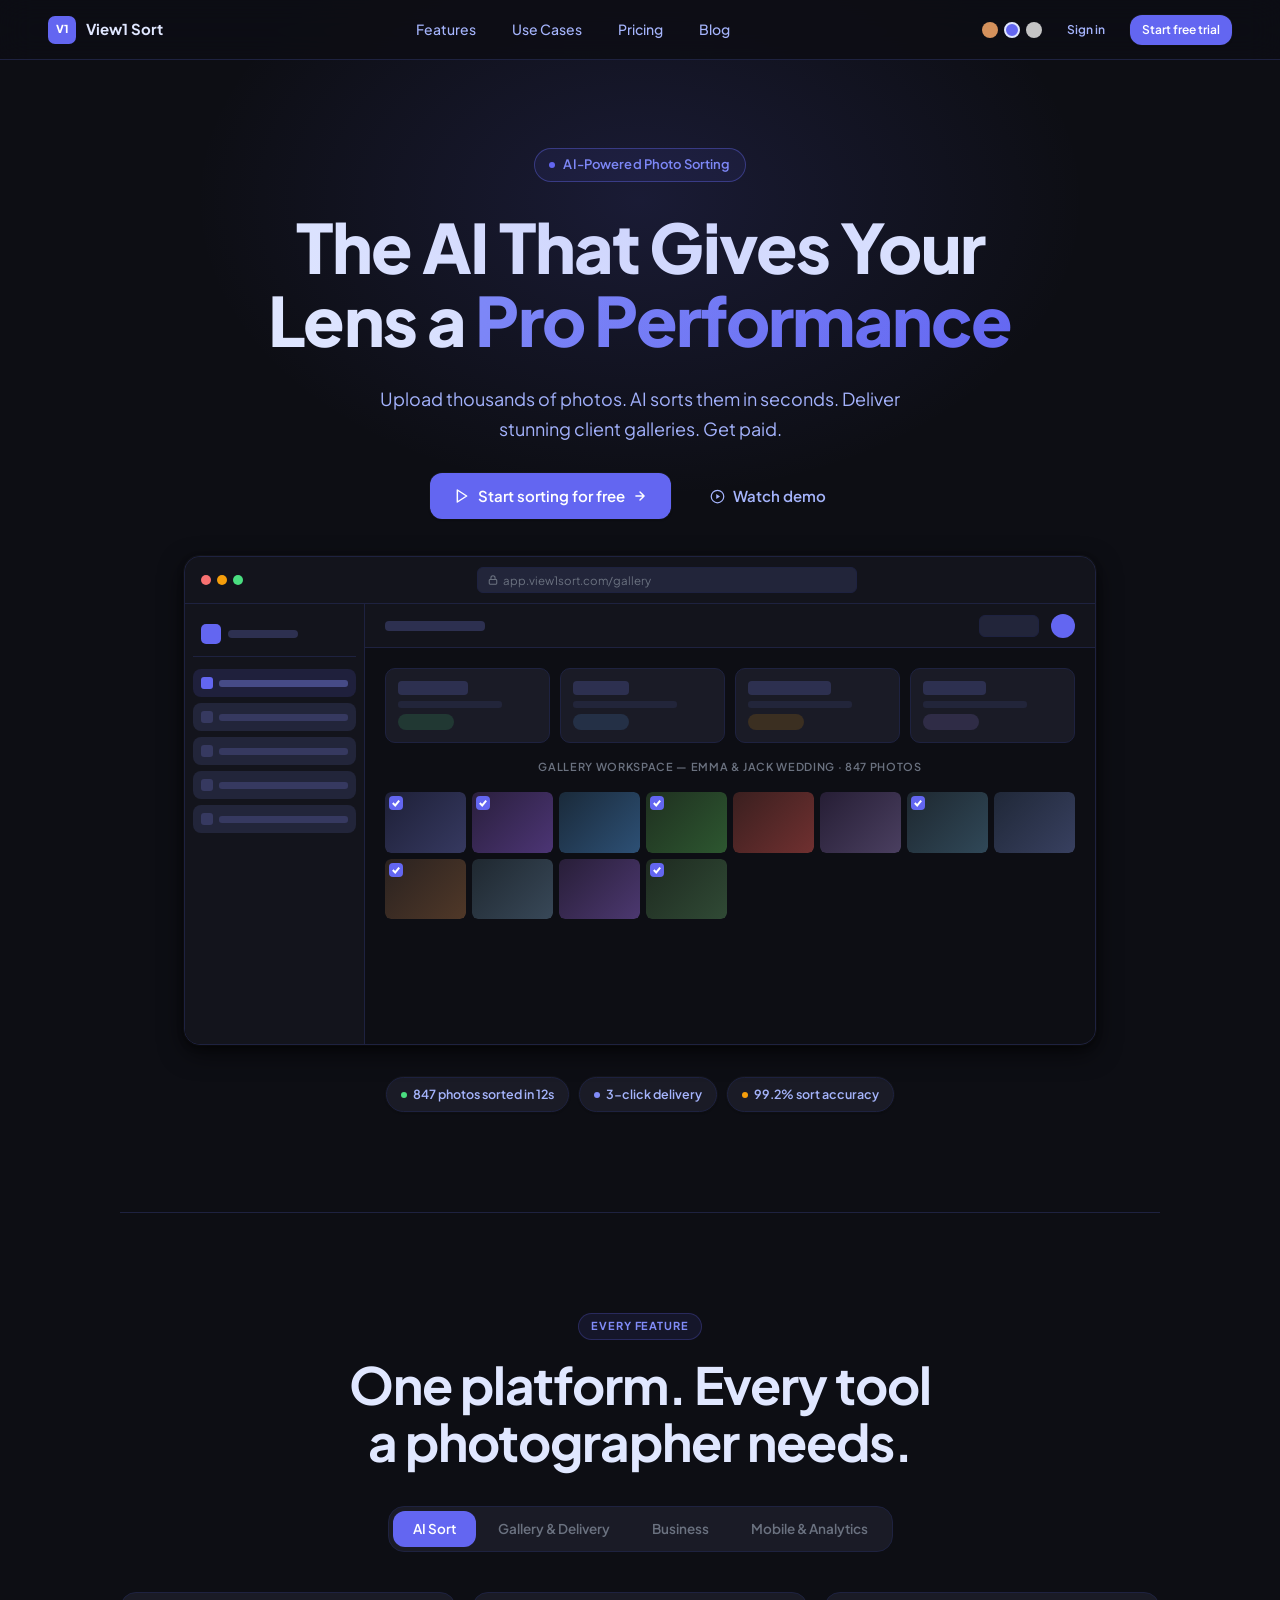
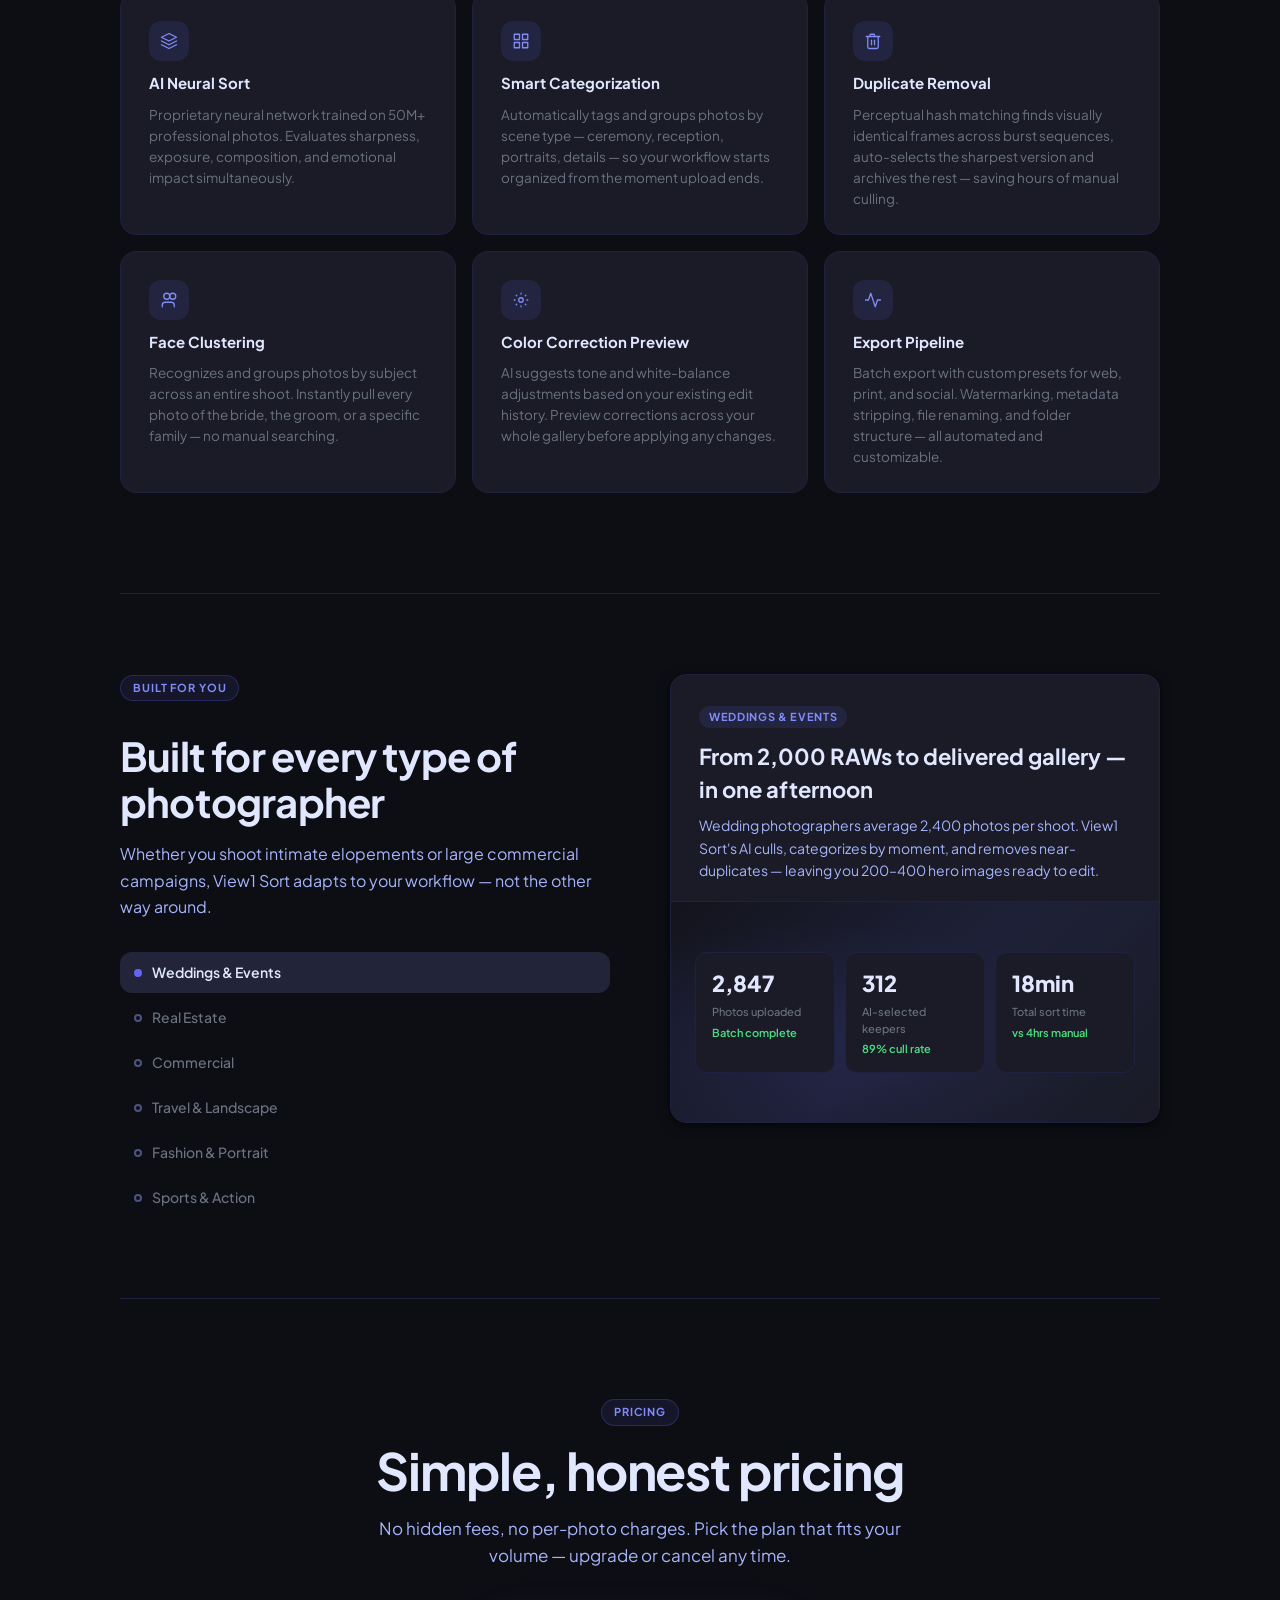
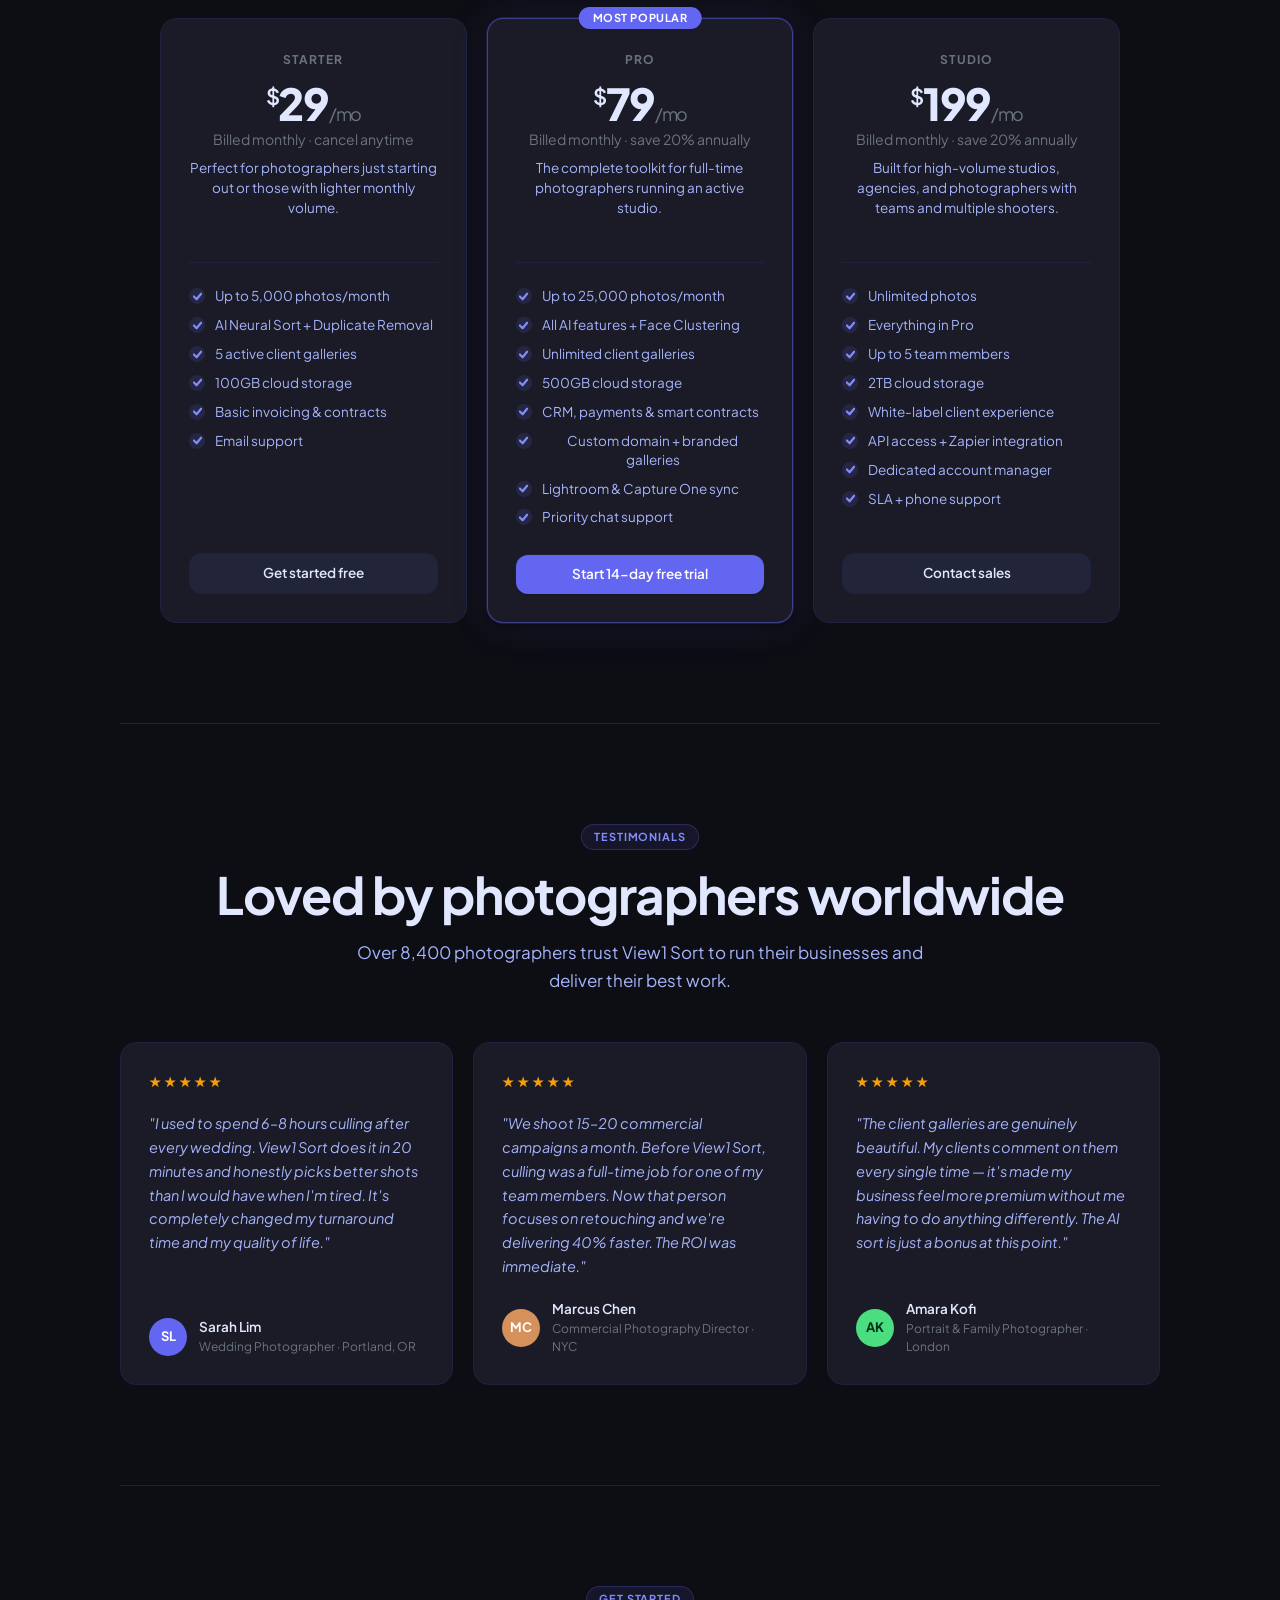
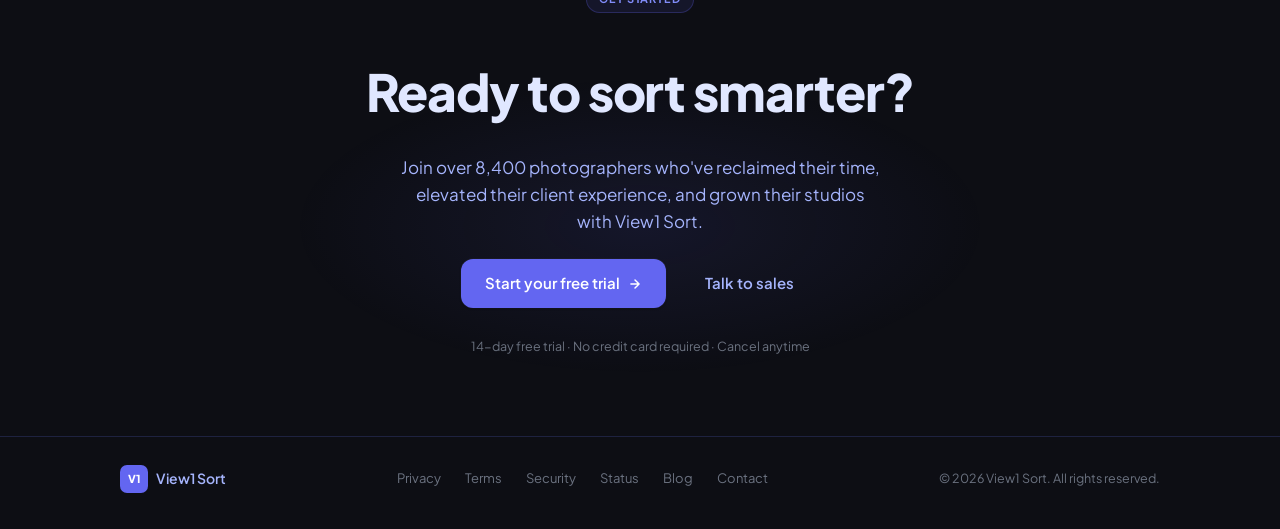
<file: index.html>
<!DOCTYPE html>
<html lang="en" data-theme="zinc">
<head>
  <meta charset="UTF-8" />
  <meta name="viewport" content="width=device-width, initial-scale=1.0" />
  <title>View1 Sort — AI Photo Sorting for Photographers</title>
  <meta name="description" content="View1 Sort uses AI to sort thousands of photos in seconds. Deliver stunning client galleries, manage your photography business, and get paid faster." />
  <link rel="preconnect" href="https://fonts.googleapis.com" />
  <link rel="preconnect" href="https://fonts.gstatic.com" crossorigin />
  <link href="https://fonts.googleapis.com/css2?family=Plus+Jakarta+Sans:ital,wght@0,300;0,400;0,500;0,600;0,700;0,800;1,400&display=swap" rel="stylesheet" />
  <link rel="stylesheet" href="styles.css" />

  <style>
    /* =========================================================
       Landing Page — Specific Styles
       ========================================================= */

    html { scroll-behavior: smooth; }

    /* ---- Nav ---- */
    .lp-nav {
      position: fixed;
      top: 0;
      left: 0;
      right: 0;
      z-index: 100;
      height: 60px;
      display: flex;
      align-items: center;
      justify-content: space-between;
      padding: 0 48px;
      background: rgba(13, 14, 20, 0.85);
      backdrop-filter: blur(16px);
      -webkit-backdrop-filter: blur(16px);
      border-bottom: 1px solid var(--outline-v);
      transition: background var(--t-medium);
    }

    [data-theme="warm"] .lp-nav {
      background: rgba(21, 19, 18, 0.85);
    }

    [data-theme="mono"] .lp-nav {
      background: rgba(8, 8, 8, 0.85);
    }

    .lp-nav-logo {
      display: flex;
      align-items: center;
      gap: 10px;
      text-decoration: none;
    }

    .lp-nav-logo-mark {
      width: 28px;
      height: 28px;
      background: var(--accent);
      border-radius: 7px;
      display: flex;
      align-items: center;
      justify-content: center;
      font-weight: 800;
      font-size: 11px;
      color: var(--on-primary);
      letter-spacing: -0.5px;
      flex-shrink: 0;
    }

    .lp-nav-logo-text {
      font-weight: 700;
      font-size: 15px;
      color: var(--text);
    }

    .lp-nav-links {
      display: flex;
      align-items: center;
      gap: 8px;
    }

    .lp-nav-link {
      padding: 6px 14px;
      color: var(--text-dim);
      font-size: 14px;
      font-weight: 500;
      text-decoration: none;
      border-radius: var(--radius-md);
      transition: color var(--t-micro), background-color var(--t-micro);
    }

    .lp-nav-link:hover {
      color: var(--text);
      background-color: var(--surface-high);
    }

    .lp-nav-right {
      display: flex;
      align-items: center;
      gap: 12px;
    }

    /* ---- Hero ---- */
    .lp-hero {
      padding-top: 148px;
      padding-bottom: 100px;
      text-align: center;
      display: flex;
      flex-direction: column;
      align-items: center;
      gap: 28px;
      position: relative;
      overflow: hidden;
    }

    .lp-hero::before {
      content: '';
      position: absolute;
      top: -100px;
      left: 50%;
      transform: translateX(-50%);
      width: 900px;
      height: 600px;
      background: radial-gradient(ellipse at center, rgba(99, 102, 241, 0.15) 0%, transparent 70%);
      pointer-events: none;
    }

    [data-theme="warm"] .lp-hero::before {
      background: radial-gradient(ellipse at center, rgba(212, 145, 92, 0.12) 0%, transparent 70%);
    }

    [data-theme="mono"] .lp-hero::before {
      background: radial-gradient(ellipse at center, rgba(196, 196, 196, 0.08) 0%, transparent 70%);
    }

    .hero-badge {
      display: inline-flex;
      align-items: center;
      gap: 8px;
      padding: 6px 14px;
      border-radius: 999px;
      border: 1px solid color-mix(in srgb, var(--accent) 40%, transparent);
      background: color-mix(in srgb, var(--accent) 8%, transparent);
      color: var(--primary);
      font-size: 13px;
      font-weight: 600;
      letter-spacing: 0.01em;
    }

    .hero-badge-dot {
      width: 6px;
      height: 6px;
      border-radius: 50%;
      background: var(--accent);
      animation: pulse-dot 2s infinite;
    }

    @keyframes pulse-dot {
      0%, 100% { opacity: 1; transform: scale(1); }
      50% { opacity: 0.6; transform: scale(0.8); }
    }

    .lp-hero h1 {
      font-weight: 800;
      font-size: clamp(42px, 6vw, 68px);
      line-height: 1.08;
      color: var(--text);
      max-width: 780px;
      letter-spacing: -0.025em;
    }

    .lp-hero h1 em {
      font-style: normal;
      background: linear-gradient(135deg, var(--primary) 0%, var(--accent) 100%);
      -webkit-background-clip: text;
      -webkit-text-fill-color: transparent;
      background-clip: text;
    }

    .lp-hero-sub {
      font-size: 18px;
      font-weight: 400;
      color: var(--text-dim);
      max-width: 540px;
      line-height: 1.65;
    }

    .lp-hero-ctas {
      display: flex;
      align-items: center;
      gap: 14px;
      flex-wrap: wrap;
      justify-content: center;
    }

    /* ---- Browser Mockup ---- */
    .hero-mockup {
      width: 100%;
      max-width: 960px;
      margin: 8px auto 0;
      position: relative;
      padding: 0 24px;
    }

    .browser-frame {
      background: var(--surface);
      border: 1px solid var(--outline-v);
      border-radius: var(--radius-lg);
      box-shadow: var(--shadow-3), 0 0 0 1px rgba(255,255,255,0.04);
      overflow: hidden;
    }

    .browser-topbar {
      background: var(--surface-low);
      border-bottom: 1px solid var(--outline-v);
      padding: 10px 16px;
      display: flex;
      align-items: center;
      gap: 12px;
    }

    .browser-dots {
      display: flex;
      gap: 6px;
    }

    .browser-dot {
      width: 10px;
      height: 10px;
      border-radius: 50%;
    }

    .browser-dot:nth-child(1) { background: #f87171; }
    .browser-dot:nth-child(2) { background: #f59e0b; }
    .browser-dot:nth-child(3) { background: #4ade80; }

    .browser-url {
      flex: 1;
      background: var(--surface-high);
      border: 1px solid var(--outline-v);
      border-radius: 6px;
      height: 26px;
      display: flex;
      align-items: center;
      padding: 0 10px;
      font-size: 11.5px;
      color: var(--text-muted);
      max-width: 380px;
      margin: 0 auto;
    }

    .browser-content {
      padding: 0;
      min-height: 440px;
      position: relative;
      background: var(--bg);
      display: flex;
    }

    /* Mini sidebar inside mockup */
    .mock-sidebar {
      width: 180px;
      flex-shrink: 0;
      background: var(--surface-low);
      border-right: 1px solid var(--outline-v);
      display: flex;
      flex-direction: column;
      padding: 16px 8px;
      gap: 2px;
    }

    .mock-logo {
      display: flex;
      align-items: center;
      gap: 7px;
      padding: 4px 8px 12px;
      border-bottom: 1px solid var(--outline-v);
      margin-bottom: 8px;
    }

    .mock-logo-mark {
      width: 20px;
      height: 20px;
      background: var(--accent);
      border-radius: 5px;
      flex-shrink: 0;
    }

    .mock-logo-text {
      width: 70px;
      height: 8px;
      background: var(--surface-highest);
      border-radius: 4px;
    }

    .mock-nav-item {
      height: 28px;
      border-radius: var(--radius-sm);
      background: var(--surface-high);
      margin: 2px 0;
      display: flex;
      align-items: center;
      gap: 6px;
      padding: 0 8px;
    }

    .mock-nav-item.active {
      background: color-mix(in srgb, var(--accent) 15%, transparent);
    }

    .mock-nav-dot {
      width: 12px;
      height: 12px;
      border-radius: 3px;
      background: var(--surface-bright);
      flex-shrink: 0;
    }

    .mock-nav-item.active .mock-nav-dot {
      background: var(--accent);
    }

    .mock-nav-bar {
      flex: 1;
      height: 7px;
      border-radius: 3px;
      background: var(--surface-bright);
    }

    .mock-nav-item.active .mock-nav-bar {
      background: color-mix(in srgb, var(--primary) 40%, transparent);
    }

    /* Main content area in mockup */
    .mock-main {
      flex: 1;
      display: flex;
      flex-direction: column;
      overflow: hidden;
    }

    .mock-topbar {
      height: 44px;
      border-bottom: 1px solid var(--outline-v);
      background: var(--surface-low);
      display: flex;
      align-items: center;
      padding: 0 20px;
      gap: 12px;
    }

    .mock-topbar-title {
      width: 100px;
      height: 10px;
      background: var(--surface-highest);
      border-radius: 4px;
    }

    .mock-topbar-spacer { flex: 1; }

    .mock-topbar-pill {
      width: 60px;
      height: 22px;
      background: var(--surface-high);
      border: 1px solid var(--outline-v);
      border-radius: 6px;
    }

    .mock-topbar-avatar {
      width: 24px;
      height: 24px;
      border-radius: 50%;
      background: var(--primary-c);
    }

    .mock-content {
      flex: 1;
      padding: 20px;
      display: flex;
      flex-direction: column;
      gap: 16px;
    }

    .mock-stats-row {
      display: grid;
      grid-template-columns: repeat(4, 1fr);
      gap: 10px;
    }

    .mock-stat {
      background: var(--surface);
      border: 1px solid var(--outline-v);
      border-radius: 10px;
      padding: 12px;
      display: flex;
      flex-direction: column;
      gap: 6px;
    }

    .mock-stat-val {
      width: 50%;
      height: 14px;
      background: var(--surface-highest);
      border-radius: 4px;
    }

    .mock-stat-label {
      width: 75%;
      height: 7px;
      background: var(--surface-high);
      border-radius: 3px;
    }

    .mock-stat-badge {
      width: 40%;
      height: 16px;
      background: rgba(74, 222, 128, 0.15);
      border-radius: 8px;
    }

    .mock-gallery-label {
      font-size: 11px;
      font-weight: 600;
      color: var(--text-muted);
      text-transform: uppercase;
      letter-spacing: 0.06em;
    }

    .mock-gallery-grid {
      display: grid;
      grid-template-columns: repeat(auto-fill, minmax(80px, 1fr));
      gap: 6px;
    }

    .mock-photo {
      aspect-ratio: 4/3;
      border-radius: 6px;
      position: relative;
      overflow: hidden;
    }

    .mock-photo-inner {
      width: 100%;
      height: 100%;
      border-radius: 6px;
    }

    .mock-photo:nth-child(1) .mock-photo-inner  { background: linear-gradient(135deg, #1e2038 0%, #363960 100%); }
    .mock-photo:nth-child(2) .mock-photo-inner  { background: linear-gradient(135deg, #2a1f3d 0%, #4c3575 100%); }
    .mock-photo:nth-child(3) .mock-photo-inner  { background: linear-gradient(135deg, #1a2a3a 0%, #2d5075 100%); }
    .mock-photo:nth-child(4) .mock-photo-inner  { background: linear-gradient(135deg, #1f3020 0%, #2d5730 100%); }
    .mock-photo:nth-child(5) .mock-photo-inner  { background: linear-gradient(135deg, #3a1f1f 0%, #703030 100%); }
    .mock-photo:nth-child(6) .mock-photo-inner  { background: linear-gradient(135deg, #261e35 0%, #4a3f60 100%); }
    .mock-photo:nth-child(7) .mock-photo-inner  { background: linear-gradient(135deg, #1e2830 0%, #304858 100%); }
    .mock-photo:nth-child(8) .mock-photo-inner  { background: linear-gradient(135deg, #202838 0%, #384060 100%); }
    .mock-photo:nth-child(9) .mock-photo-inner  { background: linear-gradient(135deg, #2a2220 0%, #503828 100%); }
    .mock-photo:nth-child(10) .mock-photo-inner { background: linear-gradient(135deg, #1f2830 0%, #384858 100%); }
    .mock-photo:nth-child(11) .mock-photo-inner { background: linear-gradient(135deg, #281e38 0%, #4c3870 100%); }
    .mock-photo:nth-child(12) .mock-photo-inner { background: linear-gradient(135deg, #1e2a20 0%, #304a35 100%); }

    .mock-photo-sel {
      position: absolute;
      top: 4px;
      left: 4px;
      width: 14px;
      height: 14px;
      border-radius: 4px;
      background: var(--accent);
      border: none;
      display: flex;
      align-items: center;
      justify-content: center;
    }

    .mock-photo-sel svg {
      width: 8px;
      height: 8px;
      stroke: white;
      stroke-width: 2.5;
      fill: none;
    }

    /* ---- Stat Pills ---- */
    .hero-stat-pills {
      display: flex;
      align-items: center;
      gap: 10px;
      flex-wrap: wrap;
      justify-content: center;
      margin-top: 4px;
    }

    .stat-pill {
      display: inline-flex;
      align-items: center;
      gap: 6px;
      padding: 7px 14px;
      background: var(--surface);
      border: 1px solid var(--outline-v);
      border-radius: 999px;
      font-size: 12.5px;
      font-weight: 600;
      color: var(--text-dim);
      box-shadow: var(--shadow-1);
    }

    .stat-pill-dot {
      width: 6px;
      height: 6px;
      border-radius: 50%;
      background: var(--accent);
      flex-shrink: 0;
    }

    /* ---- Section Layout ---- */
    .lp-section {
      padding: 100px 120px;
    }

    .lp-section-sm {
      padding: 80px 120px;
    }

    .section-centered {
      text-align: center;
      display: flex;
      flex-direction: column;
      align-items: center;
    }

    .section-eyebrow {
      display: inline-flex;
      align-items: center;
      padding: 4px 12px;
      border-radius: 999px;
      background: color-mix(in srgb, var(--accent) 10%, transparent);
      border: 1px solid color-mix(in srgb, var(--accent) 25%, transparent);
      font-size: 11px;
      font-weight: 700;
      color: var(--primary);
      letter-spacing: 0.08em;
      text-transform: uppercase;
      margin-bottom: 16px;
    }

    .lp-section-headline {
      font-weight: 700;
      font-size: clamp(32px, 4vw, 52px);
      color: var(--text);
      line-height: 1.12;
      letter-spacing: -0.02em;
      max-width: 900px;
      margin: 0 auto;
    }

    .lp-section-sub {
      font-size: 17px;
      font-weight: 400;
      color: var(--text-dim);
      max-width: 580px;
      line-height: 1.6;
      margin: 0 auto;
    }

    /* ---- Feature Tabs Section ---- */
    .feature-tabs-nav {
      display: inline-flex;
      background: var(--surface);
      border: 1px solid var(--outline-v);
      border-radius: var(--radius-lg);
      padding: 4px;
      gap: 2px;
      margin: 36px 0 40px;
    }

    .feature-tab {
      padding: 8px 20px;
      border-radius: var(--radius-md);
      font-size: 13.5px;
      font-weight: 600;
      color: var(--text-muted);
      cursor: pointer;
      transition: background-color var(--t-micro), color var(--t-micro);
      border: none;
      background: transparent;
      white-space: nowrap;
    }

    .feature-tab:hover {
      color: var(--text-dim);
    }

    .feature-tab.active {
      background: var(--accent);
      color: var(--on-primary);
    }

    .feature-cards-grid {
      display: grid;
      grid-template-columns: repeat(3, 1fr);
      gap: 16px;
      width: 100%;
    }

    .feature-card {
      background: var(--surface);
      border: 1px solid var(--outline-v);
      border-radius: var(--radius-lg);
      padding: 28px 28px 24px;
      display: flex;
      flex-direction: column;
      gap: 12px;
      transition: box-shadow var(--t-medium), transform var(--t-medium), border-color var(--t-medium);
      cursor: default;
      text-align: left;
    }

    .feature-card:hover {
      box-shadow: var(--shadow-2);
      transform: translateY(-2px);
      border-color: color-mix(in srgb, var(--outline) 50%, transparent);
    }

    .feature-card-icon {
      width: 40px;
      height: 40px;
      border-radius: var(--radius-md);
      background: color-mix(in srgb, var(--accent) 12%, transparent);
      display: flex;
      align-items: center;
      justify-content: center;
      color: var(--primary);
      flex-shrink: 0;
    }

    .feature-card-icon svg {
      width: 18px;
      height: 18px;
      stroke: currentColor;
      stroke-width: 1.75;
      fill: none;
      stroke-linecap: round;
      stroke-linejoin: round;
    }

    .feature-card-title {
      font-weight: 700;
      font-size: 15px;
      color: var(--text);
      line-height: 1.3;
    }

    .feature-card-desc {
      font-size: 13.5px;
      font-weight: 400;
      color: var(--text-muted);
      line-height: 1.55;
    }

    /* ---- Use Cases Section ---- */
    .use-cases-layout {
      display: grid;
      grid-template-columns: 1fr 1fr;
      gap: 60px;
      align-items: start;
    }

    .use-cases-left {
      display: flex;
      flex-direction: column;
      gap: 32px;
      position: sticky;
      top: 100px;
    }

    .use-cases-left h2 {
      font-weight: 700;
      font-size: 40px;
      color: var(--text);
      line-height: 1.15;
      letter-spacing: -0.02em;
    }

    .use-cases-left p {
      font-size: 16px;
      color: var(--text-dim);
      line-height: 1.65;
    }

    .use-case-tabs {
      display: flex;
      flex-direction: column;
      gap: 4px;
    }

    .use-case-tab {
      display: flex;
      align-items: center;
      gap: 10px;
      padding: 10px 14px;
      border-radius: var(--radius-md);
      cursor: pointer;
      transition: background-color var(--t-micro), color var(--t-micro);
      font-size: 14px;
      font-weight: 500;
      color: var(--text-muted);
      border: none;
      background: transparent;
      text-align: left;
    }

    .use-case-tab:hover {
      background: var(--surface-high);
      color: var(--text-dim);
    }

    .use-case-tab.active {
      background: var(--surface-high);
      color: var(--text);
      font-weight: 600;
    }

    .use-case-tab-dot {
      width: 8px;
      height: 8px;
      border-radius: 50%;
      border: 2px solid var(--outline);
      transition: border-color var(--t-micro), background-color var(--t-micro);
      flex-shrink: 0;
    }

    .use-case-tab.active .use-case-tab-dot {
      background: var(--accent);
      border-color: var(--accent);
    }

    .use-cases-right {
      display: flex;
      flex-direction: column;
      gap: 12px;
    }

    .use-case-panel {
      background: var(--surface);
      border: 1px solid var(--outline-v);
      border-radius: var(--radius-lg);
      overflow: hidden;
      box-shadow: var(--shadow-2);
      display: none;
    }

    .use-case-panel.active {
      display: block;
    }

    .use-case-panel-header {
      padding: 28px 28px 20px;
      border-bottom: 1px solid var(--outline-v);
    }

    .use-case-panel-tag {
      display: inline-flex;
      align-items: center;
      padding: 3px 10px;
      border-radius: 999px;
      font-size: 11px;
      font-weight: 700;
      letter-spacing: 0.06em;
      text-transform: uppercase;
      background: color-mix(in srgb, var(--accent) 12%, transparent);
      color: var(--primary);
      margin-bottom: 12px;
    }

    .use-case-panel-title {
      font-weight: 700;
      font-size: 22px;
      color: var(--text);
      margin-bottom: 8px;
    }

    .use-case-panel-desc {
      font-size: 14px;
      color: var(--text-dim);
      line-height: 1.6;
    }

    .use-case-panel-img {
      min-height: 220px;
      background: linear-gradient(135deg, var(--surface-low) 0%, var(--elev-1) 50%, var(--surface) 100%);
      display: flex;
      align-items: center;
      justify-content: center;
      position: relative;
      overflow: hidden;
    }

    .use-case-panel-img::before {
      content: '';
      position: absolute;
      inset: 0;
      background: radial-gradient(ellipse at 30% 60%, color-mix(in srgb, var(--accent) 10%, transparent) 0%, transparent 60%);
    }

    .use-case-visual {
      display: flex;
      flex-direction: column;
      gap: 10px;
      padding: 24px;
      width: 100%;
      position: relative;
      z-index: 1;
    }

    .use-case-metric-row {
      display: grid;
      grid-template-columns: repeat(3, 1fr);
      gap: 10px;
    }

    .use-case-metric {
      background: var(--surface);
      border: 1px solid var(--outline-v);
      border-radius: var(--radius-md);
      padding: 14px 16px;
      display: flex;
      flex-direction: column;
      gap: 4px;
    }

    .ucm-val {
      font-size: 22px;
      font-weight: 800;
      color: var(--text);
    }

    .ucm-label {
      font-size: 11px;
      color: var(--text-muted);
      font-weight: 500;
    }

    .ucm-change {
      font-size: 11px;
      font-weight: 600;
      color: #4ade80;
    }

    /* ---- Pricing Section ---- */
    .pricing-grid {
      display: grid;
      grid-template-columns: repeat(3, 1fr);
      gap: 20px;
      margin-top: 48px;
      max-width: 960px;
      width: 100%;
    }

    .pricing-card {
      background: var(--surface);
      border: 1px solid var(--outline-v);
      border-radius: var(--radius-lg);
      padding: 32px 28px 28px;
      display: flex;
      flex-direction: column;
      position: relative;
      transition: box-shadow var(--t-medium), transform var(--t-medium);
    }

    .pricing-card:hover {
      box-shadow: var(--shadow-2);
      transform: translateY(-2px);
    }

    .pricing-card.featured {
      border-color: color-mix(in srgb, var(--accent) 50%, transparent);
      box-shadow: 0 0 0 1px color-mix(in srgb, var(--accent) 20%, transparent), var(--shadow-2);
    }

    [data-theme="warm"] .pricing-card.featured {
      box-shadow: 0 0 40px rgba(212, 145, 92, 0.12), 0 0 0 1px color-mix(in srgb, var(--accent) 20%, transparent), var(--shadow-2);
    }

    [data-theme="zinc"] .pricing-card.featured {
      box-shadow: 0 0 40px rgba(99, 102, 241, 0.12), 0 0 0 1px color-mix(in srgb, var(--accent) 20%, transparent), var(--shadow-2);
    }

    .pricing-badge {
      position: absolute;
      top: -12px;
      left: 50%;
      transform: translateX(-50%);
      background: var(--accent);
      color: var(--on-primary);
      padding: 3px 14px;
      border-radius: 999px;
      font-size: 11px;
      font-weight: 700;
      white-space: nowrap;
      letter-spacing: 0.05em;
      text-transform: uppercase;
    }

    .pricing-plan {
      font-size: 12px;
      font-weight: 700;
      color: var(--text-muted);
      text-transform: uppercase;
      letter-spacing: 0.08em;
      margin-bottom: 12px;
    }

    .pricing-price {
      font-size: 44px;
      font-weight: 800;
      color: var(--text);
      line-height: 1;
      letter-spacing: -0.03em;
    }

    .pricing-price sup {
      font-size: 22px;
      font-weight: 600;
      vertical-align: super;
      line-height: 0;
    }

    .pricing-price-period {
      font-size: 14px;
      color: var(--text-muted);
      font-weight: 400;
      margin-top: 4px;
    }

    .pricing-divider {
      height: 1px;
      background: var(--outline-v);
      margin: 24px 0;
    }

    .pricing-desc {
      font-size: 13.5px;
      color: var(--text-dim);
      line-height: 1.5;
      margin: 8px 0 20px;
    }

    .pricing-features {
      display: flex;
      flex-direction: column;
      gap: 10px;
      margin-bottom: 28px;
      flex: 1;
    }

    .pricing-feature {
      display: flex;
      align-items: flex-start;
      gap: 10px;
      font-size: 13.5px;
      color: var(--text-dim);
      line-height: 1.4;
    }

    .pricing-check {
      width: 16px;
      height: 16px;
      border-radius: 50%;
      background: color-mix(in srgb, var(--accent) 15%, transparent);
      display: flex;
      align-items: center;
      justify-content: center;
      flex-shrink: 0;
      margin-top: 1px;
    }

    .pricing-check svg {
      width: 9px;
      height: 9px;
      stroke: var(--primary);
      stroke-width: 2.5;
      fill: none;
      stroke-linecap: round;
      stroke-linejoin: round;
    }

    /* ---- Testimonials ---- */
    .testimonials-grid {
      display: grid;
      grid-template-columns: repeat(3, 1fr);
      gap: 20px;
      margin-top: 48px;
      width: 100%;
    }

    .testimonial-card {
      background: var(--surface);
      border: 1px solid var(--outline-v);
      border-radius: var(--radius-lg);
      padding: 28px;
      display: flex;
      flex-direction: column;
      gap: 20px;
      transition: box-shadow var(--t-medium), transform var(--t-medium);
      text-align: left;
    }

    .testimonial-card:hover {
      box-shadow: var(--shadow-2);
      transform: translateY(-2px);
    }

    .testimonial-stars {
      display: flex;
      gap: 3px;
    }

    .testimonial-star {
      color: #f59e0b;
      font-size: 14px;
    }

    .testimonial-quote {
      font-size: 14.5px;
      color: var(--text-dim);
      line-height: 1.65;
      font-style: italic;
      flex: 1;
    }

    .testimonial-author {
      display: flex;
      align-items: center;
      gap: 12px;
    }

    .testimonial-avatar {
      width: 38px;
      height: 38px;
      border-radius: 50%;
      background: var(--primary-c);
      display: flex;
      align-items: center;
      justify-content: center;
      font-weight: 700;
      font-size: 13px;
      color: var(--on-primary);
      flex-shrink: 0;
    }

    .testimonial-name {
      font-weight: 600;
      font-size: 13.5px;
      color: var(--text);
    }

    .testimonial-role {
      font-size: 12px;
      color: var(--text-muted);
      margin-top: 1px;
    }

    /* ---- CTA / Footer Section ---- */
    .lp-cta {
      padding: 100px 120px 80px;
      text-align: center;
      display: flex;
      flex-direction: column;
      align-items: center;
      gap: 24px;
      position: relative;
      overflow: hidden;
    }

    .lp-cta::before {
      content: '';
      position: absolute;
      bottom: 60px;
      left: 50%;
      transform: translateX(-50%);
      width: 700px;
      height: 300px;
      background: radial-gradient(ellipse at center, color-mix(in srgb, var(--accent) 10%, transparent) 0%, transparent 70%);
      pointer-events: none;
    }

    .lp-cta h2 {
      font-weight: 800;
      font-size: clamp(32px, 4vw, 52px);
      color: var(--text);
      letter-spacing: -0.02em;
      max-width: 680px;
      position: relative;
    }

    .lp-cta p {
      font-size: 17px;
      color: var(--text-dim);
      max-width: 480px;
      line-height: 1.6;
      position: relative;
    }

    .lp-cta .btn {
      position: relative;
    }

    .lp-footer {
      padding: 28px 120px 36px;
      border-top: 1px solid var(--outline-v);
      display: flex;
      align-items: center;
      justify-content: space-between;
      flex-wrap: wrap;
      gap: 16px;
    }

    .lp-footer-logo {
      display: flex;
      align-items: center;
      gap: 8px;
    }

    .lp-footer-links {
      display: flex;
      align-items: center;
      gap: 24px;
    }

    .lp-footer-link {
      font-size: 13px;
      color: var(--text-muted);
      text-decoration: none;
      transition: color var(--t-micro);
    }

    .lp-footer-link:hover {
      color: var(--text-dim);
    }

    .lp-footer-copy {
      font-size: 12.5px;
      color: var(--text-muted);
    }

    /* ---- Dividers ---- */
    .lp-divider {
      height: 1px;
      background: var(--outline-v);
      margin: 0 120px;
    }

    /* ---- Responsive ---- */
    @media (max-width: 1100px) {
      .lp-section, .lp-section-sm, .lp-cta, .lp-footer {
        padding-left: 48px;
        padding-right: 48px;
      }
      .lp-divider { margin: 0 48px; }
      .lp-nav { padding: 0 28px; }
      .lp-nav-links { display: none; }
      .feature-cards-grid { grid-template-columns: repeat(2, 1fr); }
    }

    @media (max-width: 900px) {
      .use-cases-layout {
        grid-template-columns: 1fr;
        gap: 32px;
      }
      .use-cases-left {
        position: static;
      }
      .pricing-grid,
      .testimonials-grid {
        grid-template-columns: 1fr;
      }
    }

    @media (max-width: 700px) {
      .lp-section, .lp-section-sm, .lp-cta, .lp-footer {
        padding-left: 20px;
        padding-right: 20px;
      }
      .lp-divider { margin: 0 20px; }
      .lp-nav { padding: 0 20px; }
      .feature-cards-grid { grid-template-columns: 1fr; }
      .mock-sidebar { display: none; }
      .mock-stats-row { grid-template-columns: repeat(2, 1fr); }
      .lp-nav-right .btn-ghost { display: none; }
      .feature-tabs-nav { flex-wrap: wrap; }
    }
  </style>
</head>
<body>

  <!-- =====================================================
       STICKY NAV
       ===================================================== -->
  <nav class="lp-nav" id="main-nav">
    <a href="#" class="lp-nav-logo">
      <div class="lp-nav-logo-mark">V1</div>
      <span class="lp-nav-logo-text">View1 Sort</span>
    </a>

    <div class="lp-nav-links">
      <a href="#features" class="lp-nav-link">Features</a>
      <a href="#use-cases" class="lp-nav-link">Use Cases</a>
      <a href="#pricing" class="lp-nav-link">Pricing</a>
      <a href="#" class="lp-nav-link">Blog</a>
    </div>

    <div class="lp-nav-right">
      <div class="theme-switcher" id="theme-switcher">
        <div class="theme-dot theme-dot-warm" data-theme-val="warm" title="Warm"></div>
        <div class="theme-dot theme-dot-zinc active" data-theme-val="zinc" title="Zinc"></div>
        <div class="theme-dot theme-dot-mono" data-theme-val="mono" title="Mono"></div>
      </div>
      <a href="#" class="btn btn-ghost btn-sm">Sign in</a>
      <a href="#pricing" class="btn btn-primary btn-sm">Start free trial</a>
    </div>
  </nav>

  <!-- =====================================================
       HERO
       ===================================================== -->
  <section class="lp-hero">
    <div class="hero-badge">
      <div class="hero-badge-dot"></div>
      <span>AI-Powered Photo Sorting</span>
    </div>

    <h1>The AI That Gives Your<br />Lens a <em>Pro Performance</em></h1>

    <p class="lp-hero-sub">
      Upload thousands of photos. AI sorts them in seconds. Deliver stunning client galleries. Get paid.
    </p>

    <div class="lp-hero-ctas">
      <a href="#pricing" class="btn btn-primary btn-lg">
        <svg width="16" height="16" viewBox="0 0 24 24" fill="none" stroke="currentColor" stroke-width="2.2" stroke-linecap="round" stroke-linejoin="round" style="flex-shrink:0"><path d="M5 3l14 9-14 9V3z"/></svg>
        Start sorting for free
        <svg width="14" height="14" viewBox="0 0 24 24" fill="none" stroke="currentColor" stroke-width="2.5" stroke-linecap="round" stroke-linejoin="round" style="flex-shrink:0"><path d="M5 12h14M12 5l7 7-7 7"/></svg>
      </a>
      <button class="btn btn-ghost btn-lg" onclick="alert('Demo coming soon!')">
        <svg width="15" height="15" viewBox="0 0 24 24" fill="none" stroke="currentColor" stroke-width="2" stroke-linecap="round" stroke-linejoin="round" style="flex-shrink:0"><circle cx="12" cy="12" r="10"/><polygon points="10 8 16 12 10 16 10 8" fill="currentColor" stroke="none"/></svg>
        Watch demo
      </button>
    </div>

    <!-- Browser mockup -->
    <div class="hero-mockup">
      <div class="browser-frame">
        <div class="browser-topbar">
          <div class="browser-dots">
            <div class="browser-dot"></div>
            <div class="browser-dot"></div>
            <div class="browser-dot"></div>
          </div>
          <div class="browser-url">
            <svg width="10" height="10" viewBox="0 0 24 24" fill="none" stroke="currentColor" stroke-width="2.5" style="margin-right:5px;flex-shrink:0"><rect x="3" y="11" width="18" height="11" rx="2"/><path d="M7 11V7a5 5 0 0 1 10 0v4"/></svg>
            app.view1sort.com/gallery
          </div>
        </div>
        <div class="browser-content">
          <!-- Mini sidebar -->
          <div class="mock-sidebar">
            <div class="mock-logo">
              <div class="mock-logo-mark"></div>
              <div class="mock-logo-text"></div>
            </div>
            <div class="mock-nav-item active">
              <div class="mock-nav-dot"></div>
              <div class="mock-nav-bar"></div>
            </div>
            <div class="mock-nav-item">
              <div class="mock-nav-dot"></div>
              <div class="mock-nav-bar"></div>
            </div>
            <div class="mock-nav-item">
              <div class="mock-nav-dot"></div>
              <div class="mock-nav-bar"></div>
            </div>
            <div class="mock-nav-item">
              <div class="mock-nav-dot"></div>
              <div class="mock-nav-bar"></div>
            </div>
            <div class="mock-nav-item">
              <div class="mock-nav-dot"></div>
              <div class="mock-nav-bar"></div>
            </div>
          </div>

          <!-- Main area -->
          <div class="mock-main">
            <div class="mock-topbar">
              <div class="mock-topbar-title"></div>
              <div class="mock-topbar-spacer"></div>
              <div class="mock-topbar-pill"></div>
              <div class="mock-topbar-avatar"></div>
            </div>
            <div class="mock-content">
              <!-- Stats row -->
              <div class="mock-stats-row">
                <div class="mock-stat">
                  <div class="mock-stat-val"></div>
                  <div class="mock-stat-label"></div>
                  <div class="mock-stat-badge"></div>
                </div>
                <div class="mock-stat">
                  <div class="mock-stat-val" style="width:40%"></div>
                  <div class="mock-stat-label"></div>
                  <div class="mock-stat-badge" style="background:rgba(96,165,250,0.15)"></div>
                </div>
                <div class="mock-stat">
                  <div class="mock-stat-val" style="width:60%"></div>
                  <div class="mock-stat-label"></div>
                  <div class="mock-stat-badge" style="background:rgba(245,158,11,0.15)"></div>
                </div>
                <div class="mock-stat">
                  <div class="mock-stat-val" style="width:45%"></div>
                  <div class="mock-stat-label"></div>
                  <div class="mock-stat-badge" style="background:rgba(167,139,250,0.15)"></div>
                </div>
              </div>

              <!-- Gallery grid -->
              <div class="mock-gallery-label">Gallery Workspace &mdash; Emma &amp; Jack Wedding &middot; 847 photos</div>
              <div class="mock-gallery-grid">
                <div class="mock-photo"><div class="mock-photo-inner"></div><div class="mock-photo-sel"><svg viewBox="0 0 10 8"><polyline points="1,4 4,7 9,1"/></svg></div></div>
                <div class="mock-photo"><div class="mock-photo-inner"></div><div class="mock-photo-sel"><svg viewBox="0 0 10 8"><polyline points="1,4 4,7 9,1"/></svg></div></div>
                <div class="mock-photo"><div class="mock-photo-inner"></div></div>
                <div class="mock-photo"><div class="mock-photo-inner"></div><div class="mock-photo-sel"><svg viewBox="0 0 10 8"><polyline points="1,4 4,7 9,1"/></svg></div></div>
                <div class="mock-photo"><div class="mock-photo-inner"></div></div>
                <div class="mock-photo"><div class="mock-photo-inner"></div></div>
                <div class="mock-photo"><div class="mock-photo-inner"></div><div class="mock-photo-sel"><svg viewBox="0 0 10 8"><polyline points="1,4 4,7 9,1"/></svg></div></div>
                <div class="mock-photo"><div class="mock-photo-inner"></div></div>
                <div class="mock-photo"><div class="mock-photo-inner"></div><div class="mock-photo-sel"><svg viewBox="0 0 10 8"><polyline points="1,4 4,7 9,1"/></svg></div></div>
                <div class="mock-photo"><div class="mock-photo-inner"></div></div>
                <div class="mock-photo"><div class="mock-photo-inner"></div></div>
                <div class="mock-photo"><div class="mock-photo-inner"></div><div class="mock-photo-sel"><svg viewBox="0 0 10 8"><polyline points="1,4 4,7 9,1"/></svg></div></div>
              </div>
            </div>
          </div>
        </div>
      </div>
    </div>

    <!-- Stat pills -->
    <div class="hero-stat-pills">
      <div class="stat-pill">
        <div class="stat-pill-dot" style="background:#4ade80"></div>
        847 photos sorted in 12s
      </div>
      <div class="stat-pill">
        <div class="stat-pill-dot" style="background:#818cf8"></div>
        3-click delivery
      </div>
      <div class="stat-pill">
        <div class="stat-pill-dot" style="background:#f59e0b"></div>
        99.2% sort accuracy
      </div>
    </div>
  </section>

  <div class="lp-divider"></div>

  <!-- =====================================================
       FEATURE TABS SECTION
       ===================================================== -->
  <section class="lp-section section-centered" id="features">
    <div class="section-eyebrow">Every Feature</div>
    <h2 class="lp-section-headline">One platform. Every tool<br />a photographer needs.</h2>

    <div class="feature-tabs-nav" id="feature-tabs-nav">
      <button class="feature-tab active" data-tab="ai-sort">AI Sort</button>
      <button class="feature-tab" data-tab="gallery">Gallery &amp; Delivery</button>
      <button class="feature-tab" data-tab="business">Business</button>
      <button class="feature-tab" data-tab="mobile">Mobile &amp; Analytics</button>
    </div>

    <!-- AI Sort Tab -->
    <div class="feature-cards-grid" id="tab-ai-sort" data-tab-content>
      <div class="feature-card">
        <div class="feature-card-icon">
          <svg viewBox="0 0 24 24"><path d="M12 2L2 7l10 5 10-5-10-5z"/><path d="M2 17l10 5 10-5"/><path d="M2 12l10 5 10-5"/></svg>
        </div>
        <div class="feature-card-title">AI Neural Sort</div>
        <div class="feature-card-desc">Proprietary neural network trained on 50M+ professional photos. Evaluates sharpness, exposure, composition, and emotional impact simultaneously.</div>
      </div>
      <div class="feature-card">
        <div class="feature-card-icon">
          <svg viewBox="0 0 24 24"><rect x="3" y="3" width="7" height="7"/><rect x="14" y="3" width="7" height="7"/><rect x="3" y="14" width="7" height="7"/><rect x="14" y="14" width="7" height="7"/></svg>
        </div>
        <div class="feature-card-title">Smart Categorization</div>
        <div class="feature-card-desc">Automatically tags and groups photos by scene type — ceremony, reception, portraits, details — so your workflow starts organized from the moment upload ends.</div>
      </div>
      <div class="feature-card">
        <div class="feature-card-icon">
          <svg viewBox="0 0 24 24"><polyline points="3 6 5 6 21 6"/><path d="M19 6v14a2 2 0 0 1-2 2H7a2 2 0 0 1-2-2V6m3 0V4a1 1 0 0 1 1-1h4a1 1 0 0 1 1 1v2"/><line x1="10" y1="11" x2="10" y2="17"/><line x1="14" y1="11" x2="14" y2="17"/></svg>
        </div>
        <div class="feature-card-title">Duplicate Removal</div>
        <div class="feature-card-desc">Perceptual hash matching finds visually identical frames across burst sequences, auto-selects the sharpest version and archives the rest — saving hours of manual culling.</div>
      </div>
      <div class="feature-card">
        <div class="feature-card-icon">
          <svg viewBox="0 0 24 24"><circle cx="9" cy="7" r="4"/><circle cx="17" cy="7" r="4"/><path d="M3 21v-2a4 4 0 0 1 4-4h8a4 4 0 0 1 4 4v2"/></svg>
        </div>
        <div class="feature-card-title">Face Clustering</div>
        <div class="feature-card-desc">Recognizes and groups photos by subject across an entire shoot. Instantly pull every photo of the bride, the groom, or a specific family — no manual searching.</div>
      </div>
      <div class="feature-card">
        <div class="feature-card-icon">
          <svg viewBox="0 0 24 24"><circle cx="12" cy="12" r="3"/><path d="M3 12h1m16 0h1M12 3v1m0 16v1M5.6 5.6l.7.7m11.4 11.4.7.7M5.6 18.4l.7-.7m11.4-11.4.7-.7"/></svg>
        </div>
        <div class="feature-card-title">Color Correction Preview</div>
        <div class="feature-card-desc">AI suggests tone and white-balance adjustments based on your existing edit history. Preview corrections across your whole gallery before applying any changes.</div>
      </div>
      <div class="feature-card">
        <div class="feature-card-icon">
          <svg viewBox="0 0 24 24"><polyline points="22 12 18 12 15 21 9 3 6 12 2 12"/></svg>
        </div>
        <div class="feature-card-title">Export Pipeline</div>
        <div class="feature-card-desc">Batch export with custom presets for web, print, and social. Watermarking, metadata stripping, file renaming, and folder structure — all automated and customizable.</div>
      </div>
    </div>

    <!-- Gallery & Delivery Tab -->
    <div class="feature-cards-grid" id="tab-gallery" data-tab-content style="display:none">
      <div class="feature-card">
        <div class="feature-card-icon">
          <svg viewBox="0 0 24 24"><rect x="3" y="3" width="18" height="18" rx="2"/><path d="M3 9h18"/><path d="M9 21V9"/></svg>
        </div>
        <div class="feature-card-title">Branded Client Galleries</div>
        <div class="feature-card-desc">Stunning password-protected galleries with your logo, custom domain, and color palette. Clients browse, favorite, and download their selections without needing an account.</div>
      </div>
      <div class="feature-card">
        <div class="feature-card-icon">
          <svg viewBox="0 0 24 24"><path d="M4 12v8a2 2 0 0 0 2 2h12a2 2 0 0 0 2-2v-8"/><polyline points="16 6 12 2 8 6"/><line x1="12" y1="2" x2="12" y2="15"/></svg>
        </div>
        <div class="feature-card-title">One-Click Delivery</div>
        <div class="feature-card-desc">Share a gallery link via email or SMS the moment you're done editing. No ZIP files, no Dropbox, no friction — clients get a native gallery experience instantly.</div>
      </div>
      <div class="feature-card">
        <div class="feature-card-icon">
          <svg viewBox="0 0 24 24"><path d="M21 15a2 2 0 0 1-2 2H7l-4 4V5a2 2 0 0 1 2-2h14a2 2 0 0 1 2 2z"/></svg>
        </div>
        <div class="feature-card-title">Client Comments &amp; Selections</div>
        <div class="feature-card-desc">Clients mark favorites, leave photo-level comments, and request prints directly in the gallery. You see all feedback in one organized inbox without checking your email.</div>
      </div>
      <div class="feature-card">
        <div class="feature-card-icon">
          <svg viewBox="0 0 24 24"><circle cx="12" cy="12" r="10"/><line x1="12" y1="8" x2="12" y2="12"/><line x1="12" y1="16" x2="12.01" y2="16"/></svg>
        </div>
        <div class="feature-card-title">Expiry &amp; Access Controls</div>
        <div class="feature-card-desc">Set gallery expiration dates, download limits, and password requirements. Enforce your usage rights without relying on client goodwill — it's all automated.</div>
      </div>
      <div class="feature-card">
        <div class="feature-card-icon">
          <svg viewBox="0 0 24 24"><path d="M6 2L3 6v14a2 2 0 0 0 2 2h14a2 2 0 0 0 2-2V6l-3-4z"/><line x1="3" y1="6" x2="21" y2="6"/><path d="M16 10a4 4 0 0 1-8 0"/></svg>
        </div>
        <div class="feature-card-title">Print Store Integration</div>
        <div class="feature-card-desc">Let clients order prints, albums, and wall art directly from their gallery. You earn a markup on every order — zero fulfilment work required on your end.</div>
      </div>
      <div class="feature-card">
        <div class="feature-card-icon">
          <svg viewBox="0 0 24 24"><line x1="18" y1="20" x2="18" y2="10"/><line x1="12" y1="20" x2="12" y2="4"/><line x1="6" y1="20" x2="6" y2="14"/></svg>
        </div>
        <div class="feature-card-title">Gallery Analytics</div>
        <div class="feature-card-desc">See exactly which photos clients viewed most, how long they spent in the gallery, and which images converted to downloads or print orders — data that sharpens your editing eye.</div>
      </div>
    </div>

    <!-- Business Tab -->
    <div class="feature-cards-grid" id="tab-business" data-tab-content style="display:none">
      <div class="feature-card">
        <div class="feature-card-icon">
          <svg viewBox="0 0 24 24"><rect x="2" y="3" width="20" height="14" rx="2"/><line x1="8" y1="21" x2="16" y2="21"/><line x1="12" y1="17" x2="12" y2="21"/></svg>
        </div>
        <div class="feature-card-title">CRM &amp; Client Portal</div>
        <div class="feature-card-desc">Track every client relationship from first inquiry to final delivery. See contract status, payment history, and upcoming shoots in a single timeline view per client.</div>
      </div>
      <div class="feature-card">
        <div class="feature-card-icon">
          <svg viewBox="0 0 24 24"><line x1="12" y1="1" x2="12" y2="23"/><path d="M17 5H9.5a3.5 3.5 0 0 0 0 7h5a3.5 3.5 0 0 1 0 7H6"/></svg>
        </div>
        <div class="feature-card-title">Invoicing &amp; Payments</div>
        <div class="feature-card-desc">Send professional invoices with Stripe-powered payment links. Auto-reminders for late payments, retainer collection, and deposit schedules — all built in.</div>
      </div>
      <div class="feature-card">
        <div class="feature-card-icon">
          <svg viewBox="0 0 24 24"><path d="M14 2H6a2 2 0 0 0-2 2v16a2 2 0 0 0 2 2h12a2 2 0 0 0 2-2V8z"/><polyline points="14 2 14 8 20 8"/><line x1="16" y1="13" x2="8" y2="13"/><line x1="16" y1="17" x2="8" y2="17"/><polyline points="10 9 9 9 8 9"/></svg>
        </div>
        <div class="feature-card-title">Smart Contracts</div>
        <div class="feature-card-desc">Legally binding digital contracts with e-signature. Use our photographer-specific templates or upload your own. Clients sign on any device in under 60 seconds.</div>
      </div>
      <div class="feature-card">
        <div class="feature-card-icon">
          <svg viewBox="0 0 24 24"><rect x="3" y="4" width="18" height="18" rx="2" ry="2"/><line x1="16" y1="2" x2="16" y2="6"/><line x1="8" y1="2" x2="8" y2="6"/><line x1="3" y1="10" x2="21" y2="10"/></svg>
        </div>
        <div class="feature-card-title">Booking &amp; Scheduling</div>
        <div class="feature-card-desc">Embed a booking page on your website. Sync with Google Calendar, collect questionnaires, and automatically block availability. No more back-and-forth emails.</div>
      </div>
      <div class="feature-card">
        <div class="feature-card-icon">
          <svg viewBox="0 0 24 24"><path d="M22 16.92v3a2 2 0 0 1-2.18 2 19.79 19.79 0 0 1-8.63-3.07A19.5 19.5 0 0 1 4.69 13.5a19.79 19.79 0 0 1-3.07-8.67A2 2 0 0 1 3.6 2.69h3a2 2 0 0 1 2 1.72c.127.96.361 1.903.7 2.81a2 2 0 0 1-.45 2.11L7.91 10.1a16 16 0 0 0 6 6l.91-.91a2 2 0 0 1 2.11-.45c.907.339 1.85.573 2.81.7A2 2 0 0 1 21.73 17l.19-.08z"/></svg>
        </div>
        <div class="feature-card-title">Automated Client Comms</div>
        <div class="feature-card-desc">Pre-built email sequences for booking confirmation, shoot reminders, gallery ready notifications, and review requests. All personalized, all on autopilot.</div>
      </div>
      <div class="feature-card">
        <div class="feature-card-icon">
          <svg viewBox="0 0 24 24"><line x1="18" y1="20" x2="18" y2="10"/><line x1="12" y1="20" x2="12" y2="4"/><line x1="6" y1="20" x2="6" y2="14"/></svg>
        </div>
        <div class="feature-card-title">Revenue Reporting</div>
        <div class="feature-card-desc">Monthly income breakdowns by shoot type, client, and revenue source. Know your most profitable niches and peak seasons so you can market and price strategically.</div>
      </div>
    </div>

    <!-- Mobile & Analytics Tab -->
    <div class="feature-cards-grid" id="tab-mobile" data-tab-content style="display:none">
      <div class="feature-card">
        <div class="feature-card-icon">
          <svg viewBox="0 0 24 24"><rect x="5" y="2" width="14" height="20" rx="2" ry="2"/><line x1="12" y1="18" x2="12.01" y2="18"/></svg>
        </div>
        <div class="feature-card-title">Native iOS &amp; Android App</div>
        <div class="feature-card-desc">Import directly from your camera roll, review AI sorts on the go, and approve galleries from anywhere — your full workflow in your pocket, with offline support.</div>
      </div>
      <div class="feature-card">
        <div class="feature-card-icon">
          <svg viewBox="0 0 24 24"><path d="M23 7l-7 5 7 5V7z"/><rect x="1" y="5" width="15" height="14" rx="2" ry="2"/></svg>
        </div>
        <div class="feature-card-title">Shoot-Day Tethering</div>
        <div class="feature-card-desc">Connect your mirrorless or DSLR via tethering. Photos land in View1 Sort the moment you press the shutter — AI starts sorting while you're still shooting the reception.</div>
      </div>
      <div class="feature-card">
        <div class="feature-card-icon">
          <svg viewBox="0 0 24 24"><path d="M1 6v16l7-4 8 4 7-4V2l-7 4-8-4-7 4z"/><line x1="8" y1="2" x2="8" y2="18"/><line x1="16" y1="6" x2="16" y2="22"/></svg>
        </div>
        <div class="feature-card-title">Heat Map Analytics</div>
        <div class="feature-card-desc">Visualize client engagement across your gallery. See which compositions clients linger on, which they skip, and use the data to refine your shooting style over time.</div>
      </div>
      <div class="feature-card">
        <div class="feature-card-icon">
          <svg viewBox="0 0 24 24"><circle cx="12" cy="12" r="3"/><path d="M19.07 4.93a10 10 0 0 1 0 14.14M4.93 4.93a10 10 0 0 0 0 14.14"/><path d="M15.54 8.46a5 5 0 0 1 0 7.07M8.46 8.46a5 5 0 0 0 0 7.07"/></svg>
        </div>
        <div class="feature-card-title">Lightroom &amp; Capture One Sync</div>
        <div class="feature-card-desc">Two-way plugin sync with Lightroom Classic and Capture One. View1 Sort's AI selections and categories become smart collections — no duplicate effort.</div>
      </div>
      <div class="feature-card">
        <div class="feature-card-icon">
          <svg viewBox="0 0 24 24"><path d="M18 8h1a4 4 0 0 1 0 8h-1"/><path d="M2 8h16v9a4 4 0 0 1-4 4H6a4 4 0 0 1-4-4V8z"/><line x1="6" y1="1" x2="6" y2="4"/><line x1="10" y1="1" x2="10" y2="4"/><line x1="14" y1="1" x2="14" y2="4"/></svg>
        </div>
        <div class="feature-card-title">Team Collaboration</div>
        <div class="feature-card-desc">Invite second shooters, retouchers, and studio managers with role-based permissions. Comment on photos, assign tasks, and track progress — all inside View1 Sort.</div>
      </div>
      <div class="feature-card">
        <div class="feature-card-icon">
          <svg viewBox="0 0 24 24"><polyline points="23 4 23 10 17 10"/><polyline points="1 20 1 14 7 14"/><path d="M3.51 9a9 9 0 0 1 14.85-3.36L23 10M1 14l4.64 4.36A9 9 0 0 0 20.49 15"/></svg>
        </div>
        <div class="feature-card-title">Backup &amp; Cloud Storage</div>
        <div class="feature-card-desc">Every photo backed up to geo-redundant cloud storage the moment it uploads. Versioned history lets you restore any edit state up to 90 days back.</div>
      </div>
    </div>
  </section>

  <div class="lp-divider"></div>

  <!-- =====================================================
       USE CASES SECTION
       ===================================================== -->
  <section class="lp-section-sm" id="use-cases">
    <div class="use-cases-layout">
      <div class="use-cases-left">
        <div>
          <div class="section-eyebrow" style="display:inline-flex">Built For You</div>
          <h2 style="margin-top:16px">Built for every type of photographer</h2>
          <p style="margin-top:16px">Whether you shoot intimate elopements or large commercial campaigns, View1 Sort adapts to your workflow — not the other way around.</p>
        </div>
        <div class="use-case-tabs" id="use-case-tabs">
          <button class="use-case-tab active" data-case="weddings">
            <div class="use-case-tab-dot"></div>
            Weddings &amp; Events
          </button>
          <button class="use-case-tab" data-case="realestate">
            <div class="use-case-tab-dot"></div>
            Real Estate
          </button>
          <button class="use-case-tab" data-case="commercial">
            <div class="use-case-tab-dot"></div>
            Commercial
          </button>
          <button class="use-case-tab" data-case="travel">
            <div class="use-case-tab-dot"></div>
            Travel &amp; Landscape
          </button>
          <button class="use-case-tab" data-case="fashion">
            <div class="use-case-tab-dot"></div>
            Fashion &amp; Portrait
          </button>
          <button class="use-case-tab" data-case="sports">
            <div class="use-case-tab-dot"></div>
            Sports &amp; Action
          </button>
        </div>
      </div>

      <div class="use-cases-right">
        <!-- Weddings -->
        <div class="use-case-panel active" id="case-weddings">
          <div class="use-case-panel-header">
            <div class="use-case-panel-tag">Weddings &amp; Events</div>
            <div class="use-case-panel-title">From 2,000 RAWs to delivered gallery &mdash; in one afternoon</div>
            <div class="use-case-panel-desc">Wedding photographers average 2,400 photos per shoot. View1 Sort's AI culls, categorizes by moment, and removes near-duplicates — leaving you 200–400 hero images ready to edit.</div>
          </div>
          <div class="use-case-panel-img">
            <div class="use-case-visual">
              <div class="use-case-metric-row">
                <div class="use-case-metric"><div class="ucm-val">2,847</div><div class="ucm-label">Photos uploaded</div><div class="ucm-change">Batch complete</div></div>
                <div class="use-case-metric"><div class="ucm-val">312</div><div class="ucm-label">AI-selected keepers</div><div class="ucm-change">89% cull rate</div></div>
                <div class="use-case-metric"><div class="ucm-val">18min</div><div class="ucm-label">Total sort time</div><div class="ucm-change">vs 4hrs manual</div></div>
              </div>
            </div>
          </div>
        </div>

        <!-- Real Estate -->
        <div class="use-case-panel" id="case-realestate">
          <div class="use-case-panel-header">
            <div class="use-case-panel-tag">Real Estate</div>
            <div class="use-case-panel-title">Same-day turnaround for listings that sell faster</div>
            <div class="use-case-panel-desc">Real estate clients need photos within hours of the shoot. View1 Sort handles the culling instantly so you can go straight to light editing and delivery — same business day, every time.</div>
          </div>
          <div class="use-case-panel-img">
            <div class="use-case-visual">
              <div class="use-case-metric-row">
                <div class="use-case-metric"><div class="ucm-val">340</div><div class="ucm-label">Photos uploaded</div><div class="ucm-change">Full property shoot</div></div>
                <div class="use-case-metric"><div class="ucm-val">48</div><div class="ucm-label">Delivery-ready shots</div><div class="ucm-change">Rooms + exteriors</div></div>
                <div class="use-case-metric"><div class="ucm-val">2.3hrs</div><div class="ucm-label">Shoot-to-delivery</div><div class="ucm-change">Industry-leading</div></div>
              </div>
            </div>
          </div>
        </div>

        <!-- Commercial -->
        <div class="use-case-panel" id="case-commercial">
          <div class="use-case-panel-header">
            <div class="use-case-panel-tag">Commercial</div>
            <div class="use-case-panel-title">Deliver campaign assets that land every brief</div>
            <div class="use-case-panel-desc">Commercial shoots involve multi-day sets, multiple subjects, and strict creative briefs. View1 Sort maps your selects to brief requirements — so you present to the creative director with confidence.</div>
          </div>
          <div class="use-case-panel-img">
            <div class="use-case-visual">
              <div class="use-case-metric-row">
                <div class="use-case-metric"><div class="ucm-val">5,400</div><div class="ucm-label">Frames across 3 days</div><div class="ucm-change">Full campaign</div></div>
                <div class="use-case-metric"><div class="ucm-val">420</div><div class="ucm-label">Selects for review</div><div class="ucm-change">By brief category</div></div>
                <div class="use-case-metric"><div class="ucm-val">6hrs</div><div class="ucm-label">Saved per campaign</div><div class="ucm-change">vs legacy workflow</div></div>
              </div>
            </div>
          </div>
        </div>

        <!-- Travel -->
        <div class="use-case-panel" id="case-travel">
          <div class="use-case-panel-header">
            <div class="use-case-panel-tag">Travel &amp; Landscape</div>
            <div class="use-case-panel-title">Edit on the road. Deliver from anywhere.</div>
            <div class="use-case-panel-desc">Travel photographers return with thousands of images from a single trip. AI pre-selects your strongest frames by location cluster — so you can process Iceland before you're back from Patagonia.</div>
          </div>
          <div class="use-case-panel-img">
            <div class="use-case-visual">
              <div class="use-case-metric-row">
                <div class="use-case-metric"><div class="ucm-val">12,000</div><div class="ucm-label">Photos, 14-day trip</div><div class="ucm-change">Auto geo-tagged</div></div>
                <div class="use-case-metric"><div class="ucm-val">38</div><div class="ucm-label">Location clusters</div><div class="ucm-change">Auto-detected</div></div>
                <div class="use-case-metric"><div class="ucm-val">800</div><div class="ucm-label">Hero selects</div><div class="ucm-change">Portfolio-ready</div></div>
              </div>
            </div>
          </div>
        </div>

        <!-- Fashion -->
        <div class="use-case-panel" id="case-fashion">
          <div class="use-case-panel-header">
            <div class="use-case-panel-tag">Fashion &amp; Portrait</div>
            <div class="use-case-panel-title">Find the hero frame in every burst</div>
            <div class="use-case-panel-desc">Fashion and portrait sessions generate long bursts hunting the perfect expression. View1 Sort's micro-expression engine scores each frame on eye contact, smile authenticity, and pose quality.</div>
          </div>
          <div class="use-case-panel-img">
            <div class="use-case-visual">
              <div class="use-case-metric-row">
                <div class="use-case-metric"><div class="ucm-val">1,200</div><div class="ucm-label">Burst frames</div><div class="ucm-change">Full day session</div></div>
                <div class="use-case-metric"><div class="ucm-val">94</div><div class="ucm-label">Hero selects</div><div class="ucm-change">Best expression</div></div>
                <div class="use-case-metric"><div class="ucm-val">99.4%</div><div class="ucm-label">Eyes-open accuracy</div><div class="ucm-change">Industry best</div></div>
              </div>
            </div>
          </div>
        </div>

        <!-- Sports -->
        <div class="use-case-panel" id="case-sports">
          <div class="use-case-panel-header">
            <div class="use-case-panel-tag">Sports &amp; Action</div>
            <div class="use-case-panel-title">Peak action. Zero blur. Instant delivery.</div>
            <div class="use-case-panel-desc">Sports photography demands razor-sharp frames in a sea of motion blur. AI sharpness scoring combined with subject tracking identifies peak-action moments milliseconds apart.</div>
          </div>
          <div class="use-case-panel-img">
            <div class="use-case-visual">
              <div class="use-case-metric-row">
                <div class="use-case-metric"><div class="ucm-val">8,500</div><div class="ucm-label">Frames from match</div><div class="ucm-change">Continuous burst</div></div>
                <div class="use-case-metric"><div class="ucm-val">620</div><div class="ucm-label">Sharp keepers</div><div class="ucm-change">Motion-scored</div></div>
                <div class="use-case-metric"><div class="ucm-val">45min</div><div class="ucm-label">Post-match delivery</div><div class="ucm-change">Wire-ready speed</div></div>
              </div>
            </div>
          </div>
        </div>
      </div>
    </div>
  </section>

  <div class="lp-divider"></div>

  <!-- =====================================================
       PRICING SECTION
       ===================================================== -->
  <section class="lp-section section-centered" id="pricing">
    <div class="section-eyebrow">Pricing</div>
    <h2 class="lp-section-headline">Simple, honest pricing</h2>
    <p class="lp-section-sub" style="margin-top:16px">No hidden fees, no per-photo charges. Pick the plan that fits your volume &mdash; upgrade or cancel any time.</p>

    <div class="pricing-grid">
      <!-- Starter -->
      <div class="pricing-card">
        <div class="pricing-plan">Starter</div>
        <div class="pricing-price"><sup>$</sup>29<span style="font-size:18px;font-weight:400;color:var(--text-muted)">/mo</span></div>
        <div class="pricing-price-period">Billed monthly &middot; cancel anytime</div>
        <div class="pricing-desc">Perfect for photographers just starting out or those with lighter monthly volume.</div>
        <div class="pricing-divider"></div>
        <div class="pricing-features">
          <div class="pricing-feature"><div class="pricing-check"><svg viewBox="0 0 10 8"><polyline points="1,4 4,7 9,1"/></svg></div><span>Up to 5,000 photos/month</span></div>
          <div class="pricing-feature"><div class="pricing-check"><svg viewBox="0 0 10 8"><polyline points="1,4 4,7 9,1"/></svg></div><span>AI Neural Sort + Duplicate Removal</span></div>
          <div class="pricing-feature"><div class="pricing-check"><svg viewBox="0 0 10 8"><polyline points="1,4 4,7 9,1"/></svg></div><span>5 active client galleries</span></div>
          <div class="pricing-feature"><div class="pricing-check"><svg viewBox="0 0 10 8"><polyline points="1,4 4,7 9,1"/></svg></div><span>100GB cloud storage</span></div>
          <div class="pricing-feature"><div class="pricing-check"><svg viewBox="0 0 10 8"><polyline points="1,4 4,7 9,1"/></svg></div><span>Basic invoicing &amp; contracts</span></div>
          <div class="pricing-feature"><div class="pricing-check"><svg viewBox="0 0 10 8"><polyline points="1,4 4,7 9,1"/></svg></div><span>Email support</span></div>
        </div>
        <a href="#" class="btn btn-secondary w-full" style="justify-content:center">Get started free</a>
      </div>

      <!-- Pro (featured) -->
      <div class="pricing-card featured">
        <div class="pricing-badge">Most Popular</div>
        <div class="pricing-plan">Pro</div>
        <div class="pricing-price"><sup>$</sup>79<span style="font-size:18px;font-weight:400;color:var(--text-muted)">/mo</span></div>
        <div class="pricing-price-period">Billed monthly &middot; save 20% annually</div>
        <div class="pricing-desc">The complete toolkit for full-time photographers running an active studio.</div>
        <div class="pricing-divider"></div>
        <div class="pricing-features">
          <div class="pricing-feature"><div class="pricing-check"><svg viewBox="0 0 10 8"><polyline points="1,4 4,7 9,1"/></svg></div><span>Up to 25,000 photos/month</span></div>
          <div class="pricing-feature"><div class="pricing-check"><svg viewBox="0 0 10 8"><polyline points="1,4 4,7 9,1"/></svg></div><span>All AI features + Face Clustering</span></div>
          <div class="pricing-feature"><div class="pricing-check"><svg viewBox="0 0 10 8"><polyline points="1,4 4,7 9,1"/></svg></div><span>Unlimited client galleries</span></div>
          <div class="pricing-feature"><div class="pricing-check"><svg viewBox="0 0 10 8"><polyline points="1,4 4,7 9,1"/></svg></div><span>500GB cloud storage</span></div>
          <div class="pricing-feature"><div class="pricing-check"><svg viewBox="0 0 10 8"><polyline points="1,4 4,7 9,1"/></svg></div><span>CRM, payments &amp; smart contracts</span></div>
          <div class="pricing-feature"><div class="pricing-check"><svg viewBox="0 0 10 8"><polyline points="1,4 4,7 9,1"/></svg></div><span>Custom domain + branded galleries</span></div>
          <div class="pricing-feature"><div class="pricing-check"><svg viewBox="0 0 10 8"><polyline points="1,4 4,7 9,1"/></svg></div><span>Lightroom &amp; Capture One sync</span></div>
          <div class="pricing-feature"><div class="pricing-check"><svg viewBox="0 0 10 8"><polyline points="1,4 4,7 9,1"/></svg></div><span>Priority chat support</span></div>
        </div>
        <a href="#" class="btn btn-primary w-full" style="justify-content:center">Start 14-day free trial</a>
      </div>

      <!-- Studio -->
      <div class="pricing-card">
        <div class="pricing-plan">Studio</div>
        <div class="pricing-price"><sup>$</sup>199<span style="font-size:18px;font-weight:400;color:var(--text-muted)">/mo</span></div>
        <div class="pricing-price-period">Billed monthly &middot; save 20% annually</div>
        <div class="pricing-desc">Built for high-volume studios, agencies, and photographers with teams and multiple shooters.</div>
        <div class="pricing-divider"></div>
        <div class="pricing-features">
          <div class="pricing-feature"><div class="pricing-check"><svg viewBox="0 0 10 8"><polyline points="1,4 4,7 9,1"/></svg></div><span>Unlimited photos</span></div>
          <div class="pricing-feature"><div class="pricing-check"><svg viewBox="0 0 10 8"><polyline points="1,4 4,7 9,1"/></svg></div><span>Everything in Pro</span></div>
          <div class="pricing-feature"><div class="pricing-check"><svg viewBox="0 0 10 8"><polyline points="1,4 4,7 9,1"/></svg></div><span>Up to 5 team members</span></div>
          <div class="pricing-feature"><div class="pricing-check"><svg viewBox="0 0 10 8"><polyline points="1,4 4,7 9,1"/></svg></div><span>2TB cloud storage</span></div>
          <div class="pricing-feature"><div class="pricing-check"><svg viewBox="0 0 10 8"><polyline points="1,4 4,7 9,1"/></svg></div><span>White-label client experience</span></div>
          <div class="pricing-feature"><div class="pricing-check"><svg viewBox="0 0 10 8"><polyline points="1,4 4,7 9,1"/></svg></div><span>API access + Zapier integration</span></div>
          <div class="pricing-feature"><div class="pricing-check"><svg viewBox="0 0 10 8"><polyline points="1,4 4,7 9,1"/></svg></div><span>Dedicated account manager</span></div>
          <div class="pricing-feature"><div class="pricing-check"><svg viewBox="0 0 10 8"><polyline points="1,4 4,7 9,1"/></svg></div><span>SLA + phone support</span></div>
        </div>
        <a href="#" class="btn btn-secondary w-full" style="justify-content:center">Contact sales</a>
      </div>
    </div>
  </section>

  <div class="lp-divider"></div>

  <!-- =====================================================
       TESTIMONIALS
       ===================================================== -->
  <section class="lp-section section-centered">
    <div class="section-eyebrow">Testimonials</div>
    <h2 class="lp-section-headline">Loved by photographers worldwide</h2>
    <p class="lp-section-sub" style="margin-top:16px">Over 8,400 photographers trust View1 Sort to run their businesses and deliver their best work.</p>

    <div class="testimonials-grid">
      <div class="testimonial-card">
        <div class="testimonial-stars">
          <span class="testimonial-star">&#9733;</span>
          <span class="testimonial-star">&#9733;</span>
          <span class="testimonial-star">&#9733;</span>
          <span class="testimonial-star">&#9733;</span>
          <span class="testimonial-star">&#9733;</span>
        </div>
        <div class="testimonial-quote">"I used to spend 6&ndash;8 hours culling after every wedding. View1 Sort does it in 20 minutes and honestly picks better shots than I would have when I'm tired. It's completely changed my turnaround time and my quality of life."</div>
        <div class="testimonial-author">
          <div class="testimonial-avatar" style="background:#6366f1">SL</div>
          <div>
            <div class="testimonial-name">Sarah Lim</div>
            <div class="testimonial-role">Wedding Photographer &middot; Portland, OR</div>
          </div>
        </div>
      </div>

      <div class="testimonial-card">
        <div class="testimonial-stars">
          <span class="testimonial-star">&#9733;</span>
          <span class="testimonial-star">&#9733;</span>
          <span class="testimonial-star">&#9733;</span>
          <span class="testimonial-star">&#9733;</span>
          <span class="testimonial-star">&#9733;</span>
        </div>
        <div class="testimonial-quote">"We shoot 15&ndash;20 commercial campaigns a month. Before View1 Sort, culling was a full-time job for one of my team members. Now that person focuses on retouching and we're delivering 40% faster. The ROI was immediate."</div>
        <div class="testimonial-author">
          <div class="testimonial-avatar" style="background:#D4915C">MC</div>
          <div>
            <div class="testimonial-name">Marcus Chen</div>
            <div class="testimonial-role">Commercial Photography Director &middot; NYC</div>
          </div>
        </div>
      </div>

      <div class="testimonial-card">
        <div class="testimonial-stars">
          <span class="testimonial-star">&#9733;</span>
          <span class="testimonial-star">&#9733;</span>
          <span class="testimonial-star">&#9733;</span>
          <span class="testimonial-star">&#9733;</span>
          <span class="testimonial-star">&#9733;</span>
        </div>
        <div class="testimonial-quote">"The client galleries are genuinely beautiful. My clients comment on them every single time &mdash; it's made my business feel more premium without me having to do anything differently. The AI sort is just a bonus at this point."</div>
        <div class="testimonial-author">
          <div class="testimonial-avatar" style="background:#4ade80;color:#052e16">AK</div>
          <div>
            <div class="testimonial-name">Amara Kofi</div>
            <div class="testimonial-role">Portrait &amp; Family Photographer &middot; London</div>
          </div>
        </div>
      </div>
    </div>
  </section>

  <div class="lp-divider"></div>

  <!-- =====================================================
       CTA SECTION
       ===================================================== -->
  <section class="lp-cta">
    <div class="section-eyebrow">Get Started</div>
    <h2>Ready to sort smarter?</h2>
    <p>Join over 8,400 photographers who've reclaimed their time, elevated their client experience, and grown their studios with View1 Sort.</p>
    <div style="display:flex;gap:14px;flex-wrap:wrap;justify-content:center">
      <a href="#pricing" class="btn btn-primary btn-lg">
        Start your free trial
        <svg width="14" height="14" viewBox="0 0 24 24" fill="none" stroke="currentColor" stroke-width="2.5" stroke-linecap="round" stroke-linejoin="round"><path d="M5 12h14M12 5l7 7-7 7"/></svg>
      </a>
      <a href="#" class="btn btn-ghost btn-lg">Talk to sales</a>
    </div>
    <p style="font-size:12.5px;color:var(--text-muted);margin-top:4px">14-day free trial &middot; No credit card required &middot; Cancel anytime</p>
  </section>

  <!-- =====================================================
       FOOTER
       ===================================================== -->
  <footer class="lp-footer">
    <div class="lp-footer-logo">
      <div class="lp-nav-logo-mark">V1</div>
      <span style="font-weight:600;font-size:14px;color:var(--text-dim)">View1 Sort</span>
    </div>

    <div class="lp-footer-links">
      <a href="#" class="lp-footer-link">Privacy</a>
      <a href="#" class="lp-footer-link">Terms</a>
      <a href="#" class="lp-footer-link">Security</a>
      <a href="#" class="lp-footer-link">Status</a>
      <a href="#" class="lp-footer-link">Blog</a>
      <a href="#" class="lp-footer-link">Contact</a>
    </div>

    <div class="lp-footer-copy">&copy; 2026 View1 Sort. All rights reserved.</div>
  </footer>

  <!-- =====================================================
       JAVASCRIPT
       ===================================================== -->
  <script>
    // ---- Theme Switcher ----
    (function() {
      var htmlEl = document.documentElement;
      var dots = document.querySelectorAll('.theme-dot');

      function setTheme(theme) {
        htmlEl.setAttribute('data-theme', theme);
        localStorage.setItem('v1sort-theme', theme);
        dots.forEach(function(d) {
          d.classList.toggle('active', d.dataset.themeVal === theme);
        });
      }

      var saved = localStorage.getItem('v1sort-theme') || 'zinc';
      setTheme(saved);

      dots.forEach(function(dot) {
        dot.addEventListener('click', function() {
          setTheme(dot.dataset.themeVal);
        });
      });
    })();

    // ---- Feature Tabs ----
    (function() {
      var tabs = document.querySelectorAll('.feature-tab');
      var tabMap = {
        'ai-sort':  'tab-ai-sort',
        'gallery':  'tab-gallery',
        'business': 'tab-business',
        'mobile':   'tab-mobile'
      };

      tabs.forEach(function(tab) {
        tab.addEventListener('click', function() {
          tabs.forEach(function(t) { t.classList.remove('active'); });
          tab.classList.add('active');

          var targetId = tabMap[tab.dataset.tab];
          document.querySelectorAll('[data-tab-content]').forEach(function(c) {
            c.style.display = c.id === targetId ? 'grid' : 'none';
          });
        });
      });
    })();

    // ---- Use Case Tabs ----
    (function() {
      var tabs = document.querySelectorAll('.use-case-tab');
      var panelMap = {
        'weddings':   'case-weddings',
        'realestate': 'case-realestate',
        'commercial': 'case-commercial',
        'travel':     'case-travel',
        'fashion':    'case-fashion',
        'sports':     'case-sports'
      };

      tabs.forEach(function(tab) {
        tab.addEventListener('click', function() {
          tabs.forEach(function(t) { t.classList.remove('active'); });
          tab.classList.add('active');

          var targetId = panelMap[tab.dataset.case];
          document.querySelectorAll('.use-case-panel').forEach(function(p) {
            p.classList.toggle('active', p.id === targetId);
          });
        });
      });
    })();

    // ---- Subtle nav shadow on scroll ----
    (function() {
      var nav = document.getElementById('main-nav');
      window.addEventListener('scroll', function() {
        nav.style.boxShadow = window.scrollY > 20
          ? '0 1px 0 rgba(255,255,255,0.04), 0 4px 24px rgba(0,0,0,0.4)'
          : '';
      }, { passive: true });
    })();
  </script>
</body>
</html>
</file>
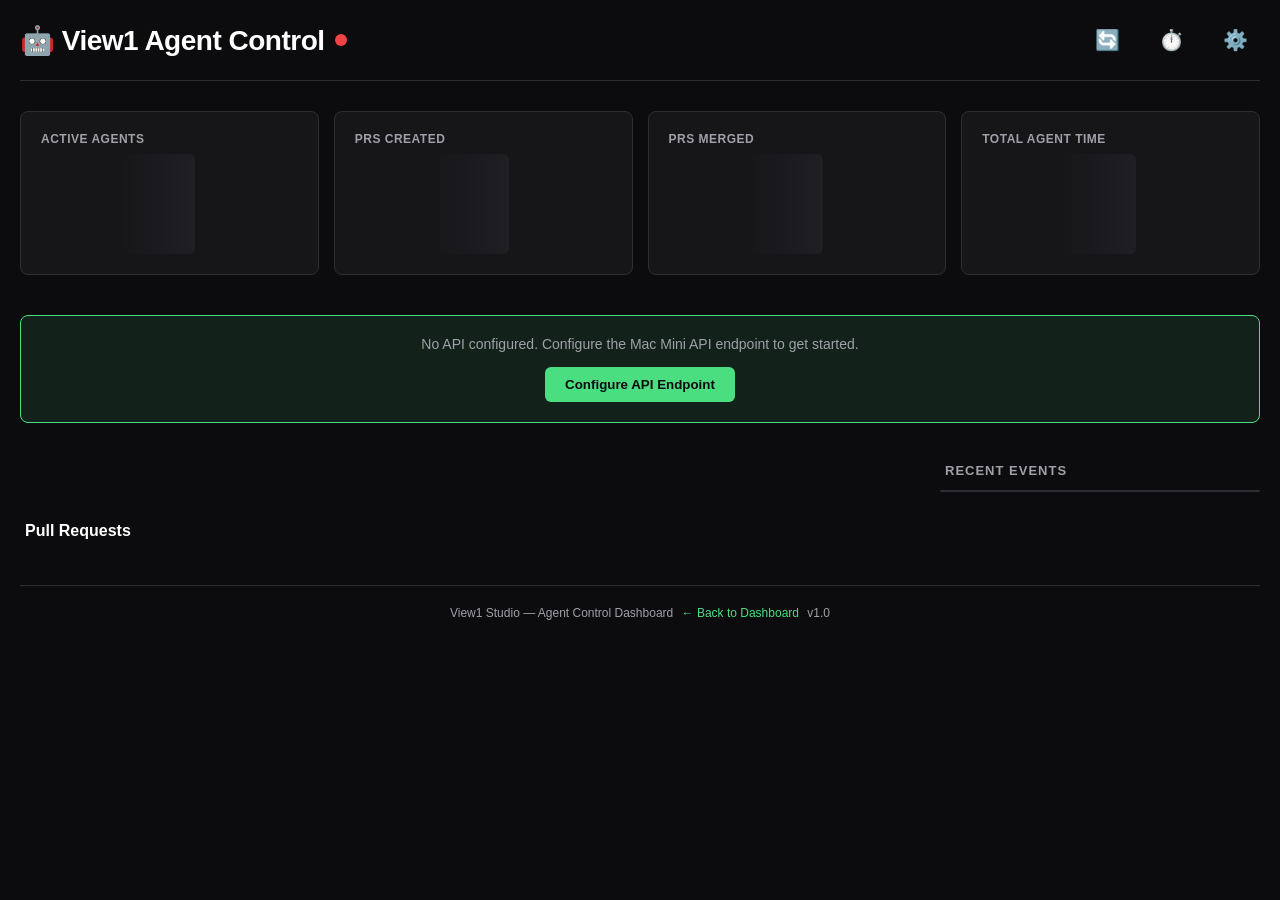
<file: agent-control.html>
<!DOCTYPE html>
<html lang="en">
<head>
    <meta charset="UTF-8">
    <meta name="viewport" content="width=device-width, initial-scale=1.0">
    <title>View1 Agent Control Dashboard</title>
    <style>
        * {
            margin: 0;
            padding: 0;
            box-sizing: border-box;
        }

        :root {
            --bg-primary: #0C0C0E;
            --bg-surface: #161619;
            --bg-surface-hover: #1F1F24;
            --accent-green: #4ADE80;
            --accent-blue: #3B82F6;
            --accent-purple: #A855F7;
            --accent-cyan: #06B6D4;
            --accent-orange: #F97316;
            --accent-lime: #84CC16;
            --accent-pink: #EC4899;
            --text-primary: #FFFFFF;
            --text-secondary: #A0A0A8;
            --border-color: #2D2D33;
            --success: #10B981;
            --error: #EF4444;
            --warning: #F59E0B;
        }

        html, body {
            width: 100%;
            height: 100%;
            background-color: var(--bg-primary);
            color: var(--text-primary);
            font-family: -apple-system, BlinkMacSystemFont, 'Segoe UI', Roboto, 'Helvetica Neue', Arial, sans-serif;
            overflow-x: hidden;
        }

        .container {
            max-width: 1600px;
            margin: 0 auto;
            padding: 20px;
        }

        /* TOP BAR */
        .top-bar {
            display: flex;
            justify-content: space-between;
            align-items: center;
            margin-bottom: 30px;
            padding-bottom: 20px;
            border-bottom: 1px solid var(--border-color);
        }

        .top-bar-left {
            display: flex;
            align-items: center;
            gap: 15px;
        }

        .top-bar-title {
            font-size: 28px;
            font-weight: 700;
            letter-spacing: -0.5px;
            display: flex;
            align-items: center;
            gap: 10px;
        }

        .status-indicator {
            width: 12px;
            height: 12px;
            border-radius: 50%;
            background-color: var(--error);
            animation: pulse 2s infinite;
        }

        .status-indicator.connected {
            background-color: var(--success);
        }

        @keyframes pulse {
            0%, 100% { opacity: 1; }
            50% { opacity: 0.5; }
        }

        .top-bar-right {
            display: flex;
            align-items: center;
            gap: 15px;
        }

        .btn-icon {
            background: none;
            border: none;
            color: var(--text-primary);
            font-size: 20px;
            cursor: pointer;
            padding: 8px 12px;
            border-radius: 6px;
            transition: all 0.2s;
        }

        .btn-icon:hover {
            background-color: var(--bg-surface-hover);
        }

        .refresh-time {
            font-size: 12px;
            color: var(--text-secondary);
        }

        /* STATS ROW */
        .stats-grid {
            display: grid;
            grid-template-columns: repeat(auto-fit, minmax(200px, 1fr));
            gap: 15px;
            margin-bottom: 30px;
        }

        .stat-card {
            background-color: var(--bg-surface);
            border: 1px solid var(--border-color);
            border-radius: 8px;
            padding: 20px;
            transition: all 0.3s;
        }

        .stat-card:hover {
            border-color: var(--accent-green);
            background-color: var(--bg-surface-hover);
        }

        .stat-label {
            font-size: 12px;
            font-weight: 600;
            color: var(--text-secondary);
            text-transform: uppercase;
            letter-spacing: 0.5px;
            margin-bottom: 8px;
        }

        .stat-value {
            font-size: 32px;
            font-weight: 700;
            color: var(--accent-green);
        }

        .stat-subtext {
            font-size: 12px;
            color: var(--text-secondary);
            margin-top: 4px;
        }

        /* MAIN LAYOUT */
        .dashboard-layout {
            display: grid;
            grid-template-columns: 1fr 320px;
            gap: 20px;
            margin-bottom: 30px;
        }

        @media (max-width: 1024px) {
            .dashboard-layout {
                grid-template-columns: 1fr;
            }
        }

        /* AGENTS SECTION */
        .agents-section {
            display: flex;
            flex-direction: column;
            gap: 25px;
        }

        .department-group {
            display: flex;
            flex-direction: column;
            gap: 12px;
        }

        .department-header {
            display: flex;
            align-items: center;
            gap: 10px;
            margin-bottom: 5px;
            padding-left: 5px;
        }

        .department-label {
            font-size: 13px;
            font-weight: 700;
            text-transform: uppercase;
            letter-spacing: 1px;
            color: var(--text-secondary);
        }

        .department-color {
            width: 4px;
            height: 16px;
            border-radius: 2px;
        }

        .dept-engineering { background-color: var(--accent-blue); }
        .dept-marketing { background-color: var(--accent-purple); }
        .dept-content { background-color: var(--accent-cyan); }
        .dept-qa { background-color: var(--accent-orange); }
        .dept-research { background-color: var(--accent-lime); }
        .dept-business { background-color: var(--accent-pink); }

        .agents-grid {
            display: grid;
            grid-template-columns: repeat(auto-fill, minmax(240px, 1fr));
            gap: 12px;
        }

        .agent-card {
            background-color: var(--bg-surface);
            border: 1px solid var(--border-color);
            border-radius: 8px;
            padding: 16px;
            transition: all 0.3s;
            cursor: pointer;
            position: relative;
            overflow: hidden;
        }

        .agent-card::before {
            content: '';
            position: absolute;
            top: 0;
            left: 0;
            right: 0;
            height: 3px;
            background-color: transparent;
            transition: background-color 0.3s;
        }

        .agent-card.engineering::before { background-color: var(--accent-blue); }
        .agent-card.marketing::before { background-color: var(--accent-purple); }
        .agent-card.content::before { background-color: var(--accent-cyan); }
        .agent-card.qa::before { background-color: var(--accent-orange); }
        .agent-card.research::before { background-color: var(--accent-lime); }
        .agent-card.business::before { background-color: var(--accent-pink); }

        .agent-card:hover {
            background-color: var(--bg-surface-hover);
            border-color: var(--text-secondary);
            transform: translateY(-2px);
        }

        .agent-header {
            display: flex;
            align-items: center;
            gap: 10px;
            margin-bottom: 12px;
        }

        .agent-icon {
            font-size: 28px;
        }

        .agent-info {
            flex: 1;
        }

        .agent-name {
            font-size: 13px;
            font-weight: 600;
            color: var(--text-primary);
        }

        .agent-id {
            font-size: 11px;
            color: var(--text-secondary);
        }

        .agent-status {
            display: inline-block;
            padding: 3px 8px;
            border-radius: 4px;
            font-size: 10px;
            font-weight: 600;
            text-transform: uppercase;
            margin-top: 4px;
        }

        .status-idle {
            background-color: rgba(160, 160, 168, 0.2);
            color: var(--text-secondary);
        }

        .status-running {
            background-color: rgba(74, 222, 128, 0.2);
            color: var(--accent-green);
        }

        .status-completed {
            background-color: rgba(16, 185, 129, 0.2);
            color: var(--success);
        }

        .status-failed {
            background-color: rgba(239, 68, 68, 0.2);
            color: var(--error);
        }

        .agent-time {
            font-size: 12px;
            color: var(--accent-green);
            margin-top: 6px;
            font-weight: 500;
        }

        .agent-actions {
            display: flex;
            gap: 6px;
            margin-top: 12px;
        }

        .btn-action {
            flex: 1;
            padding: 6px 10px;
            border: 1px solid var(--border-color);
            border-radius: 4px;
            background-color: var(--bg-primary);
            color: var(--text-primary);
            font-size: 11px;
            font-weight: 600;
            cursor: pointer;
            transition: all 0.2s;
        }

        .btn-action:hover:not(:disabled) {
            border-color: var(--accent-green);
            color: var(--accent-green);
        }

        .btn-action:disabled {
            opacity: 0.5;
            cursor: not-allowed;
        }

        .btn-action.danger:hover:not(:disabled) {
            border-color: var(--error);
            color: var(--error);
        }

        /* EVENTS FEED */
        .events-section {
            display: flex;
            flex-direction: column;
            height: fit-content;
            position: sticky;
            top: 20px;
        }

        .events-header {
            font-size: 13px;
            font-weight: 700;
            text-transform: uppercase;
            letter-spacing: 1px;
            color: var(--text-secondary);
            margin-bottom: 12px;
            padding-left: 5px;
        }

        .events-container {
            background-color: var(--bg-surface);
            border: 1px solid var(--border-color);
            border-radius: 8px;
            max-height: 600px;
            overflow-y: auto;
            display: flex;
            flex-direction: column-reverse;
        }

        .event-item {
            padding: 12px;
            border-bottom: 1px solid var(--border-color);
            font-size: 12px;
            animation: slideIn 0.3s ease-out;
        }

        .event-item:last-child {
            border-bottom: none;
        }

        @keyframes slideIn {
            from {
                opacity: 0;
                transform: translateY(-10px);
            }
            to {
                opacity: 1;
                transform: translateY(0);
            }
        }

        .event-time {
            color: var(--text-secondary);
            font-size: 11px;
            margin-bottom: 4px;
        }

        .event-message {
            color: var(--text-primary);
            display: flex;
            align-items: center;
            gap: 8px;
        }

        .event-icon {
            font-size: 16px;
        }

        /* PRS SECTION */
        .prs-section {
            margin-bottom: 30px;
        }

        .section-header {
            font-size: 16px;
            font-weight: 700;
            margin-bottom: 15px;
            padding-left: 5px;
        }

        .prs-container {
            display: grid;
            grid-template-columns: repeat(auto-fill, minmax(300px, 1fr));
            gap: 15px;
        }

        .pr-card {
            background-color: var(--bg-surface);
            border: 1px solid var(--border-color);
            border-radius: 8px;
            padding: 16px;
            transition: all 0.3s;
        }

        .pr-card:hover {
            border-color: var(--accent-green);
            background-color: var(--bg-surface-hover);
        }

        .pr-header {
            display: flex;
            justify-content: space-between;
            align-items: start;
            margin-bottom: 10px;
        }

        .pr-number {
            font-size: 14px;
            font-weight: 700;
            color: var(--accent-green);
        }

        .pr-title {
            font-size: 13px;
            font-weight: 600;
            color: var(--text-primary);
            margin-bottom: 8px;
            line-height: 1.4;
        }

        .pr-meta {
            display: flex;
            justify-content: space-between;
            align-items: center;
            font-size: 11px;
            color: var(--text-secondary);
            margin-bottom: 12px;
        }

        .pr-actions {
            display: flex;
            gap: 8px;
        }

        .btn-pr {
            flex: 1;
            padding: 6px 10px;
            border: 1px solid var(--border-color);
            border-radius: 4px;
            background-color: var(--bg-primary);
            color: var(--text-primary);
            font-size: 11px;
            font-weight: 600;
            cursor: pointer;
            transition: all 0.2s;
        }

        .btn-pr:hover:not(:disabled) {
            border-color: var(--accent-green);
            color: var(--accent-green);
        }

        .btn-pr.merge:hover:not(:disabled) {
            border-color: var(--accent-blue);
            color: var(--accent-blue);
        }

        .btn-pr:disabled {
            opacity: 0.5;
            cursor: not-allowed;
        }

        /* MODALS */
        .modal-overlay {
            display: none;
            position: fixed;
            top: 0;
            left: 0;
            right: 0;
            bottom: 0;
            background-color: rgba(0, 0, 0, 0.6);
            z-index: 1000;
            animation: fadeIn 0.2s;
        }

        .modal-overlay.visible {
            display: flex;
            justify-content: center;
            align-items: center;
        }

        @keyframes fadeIn {
            from { opacity: 0; }
            to { opacity: 1; }
        }

        .modal {
            background-color: var(--bg-surface);
            border: 1px solid var(--border-color);
            border-radius: 12px;
            padding: 30px;
            max-width: 400px;
            width: 90%;
            animation: slideUp 0.3s;
        }

        @keyframes slideUp {
            from {
                opacity: 0;
                transform: translateY(20px);
            }
            to {
                opacity: 1;
                transform: translateY(0);
            }
        }

        .modal-title {
            font-size: 18px;
            font-weight: 700;
            margin-bottom: 20px;
        }

        .modal-input {
            width: 100%;
            padding: 12px;
            background-color: var(--bg-primary);
            border: 1px solid var(--border-color);
            border-radius: 6px;
            color: var(--text-primary);
            font-size: 14px;
            margin-bottom: 20px;
            transition: all 0.2s;
        }

        .modal-input:focus {
            outline: none;
            border-color: var(--accent-green);
            box-shadow: 0 0 0 2px rgba(74, 222, 128, 0.1);
        }

        .modal-actions {
            display: flex;
            gap: 10px;
            justify-content: flex-end;
        }

        .btn-modal {
            padding: 10px 20px;
            border: 1px solid var(--border-color);
            border-radius: 6px;
            background-color: transparent;
            color: var(--text-primary);
            font-weight: 600;
            cursor: pointer;
            transition: all 0.2s;
        }

        .btn-modal:hover {
            border-color: var(--text-primary);
        }

        .btn-modal.primary {
            background-color: var(--accent-green);
            border-color: var(--accent-green);
            color: var(--bg-primary);
        }

        .btn-modal.primary:hover {
            background-color: #3FD35A;
        }

        /* TOAST NOTIFICATIONS */
        .toast-container {
            position: fixed;
            bottom: 20px;
            right: 20px;
            z-index: 2000;
            display: flex;
            flex-direction: column;
            gap: 10px;
            pointer-events: none;
        }

        .toast {
            background-color: var(--bg-surface);
            border: 1px solid var(--border-color);
            border-radius: 6px;
            padding: 14px 16px;
            font-size: 13px;
            font-weight: 500;
            animation: toastSlide 0.3s ease-out;
            pointer-events: auto;
            border-left: 3px solid var(--accent-green);
        }

        .toast.error {
            border-left-color: var(--error);
        }

        @keyframes toastSlide {
            from {
                opacity: 0;
                transform: translateX(100px);
            }
            to {
                opacity: 1;
                transform: translateX(0);
            }
        }

        /* LOADING SKELETON */
        .skeleton {
            background: linear-gradient(90deg, var(--bg-surface) 25%, var(--bg-surface-hover) 50%, var(--bg-surface) 75%);
            background-size: 200% 100%;
            animation: loading 1.5s infinite;
            border-radius: 6px;
        }

        @keyframes loading {
            0% { background-position: 200% 0; }
            100% { background-position: -200% 0; }
        }

        .skeleton-card {
            height: 180px;
            margin-bottom: 10px;
        }

        .skeleton-stat {
            height: 100px;
        }

        /* ERROR STATE */
        .error-banner {
            background-color: rgba(239, 68, 68, 0.1);
            border: 1px solid var(--error);
            border-radius: 8px;
            padding: 16px;
            margin-bottom: 20px;
            color: var(--error);
            font-size: 13px;
        }

        .config-prompt {
            background-color: rgba(74, 222, 128, 0.1);
            border: 1px solid var(--accent-green);
            border-radius: 8px;
            padding: 20px;
            text-align: center;
            margin: 40px 0;
        }

        .config-prompt-text {
            color: var(--text-secondary);
            font-size: 14px;
            margin-bottom: 15px;
        }

        .btn-primary {
            padding: 10px 20px;
            background-color: var(--accent-green);
            color: var(--bg-primary);
            border: none;
            border-radius: 6px;
            font-weight: 600;
            cursor: pointer;
            transition: all 0.2s;
        }

        .btn-primary:hover {
            background-color: #3FD35A;
        }

        /* FOOTER */
        .footer {
            border-top: 1px solid var(--border-color);
            padding-top: 20px;
            text-align: center;
            font-size: 12px;
            color: var(--text-secondary);
        }

        .footer-link {
            color: var(--accent-green);
            text-decoration: none;
            margin: 0 5px;
            transition: color 0.2s;
        }

        .footer-link:hover {
            color: #3FD35A;
        }

        /* RESPONSIVE */
        @media (max-width: 768px) {
            .container {
                padding: 15px;
            }

            .top-bar {
                flex-direction: column;
                gap: 15px;
                align-items: flex-start;
            }

            .top-bar-right {
                width: 100%;
                justify-content: space-between;
            }

            .stats-grid {
                grid-template-columns: repeat(2, 1fr);
            }

            .agents-grid {
                grid-template-columns: 1fr;
            }

            .prs-container {
                grid-template-columns: 1fr;
            }

            .events-section {
                position: static;
            }

            .events-container {
                max-height: 300px;
            }
        }
    </style>
</head>
<body>
    <div class="container">
        <!-- TOP BAR -->
        <div class="top-bar">
            <div class="top-bar-left">
                <div class="top-bar-title">
                    <span>🤖 View1 Agent Control</span>
                    <div class="status-indicator" id="statusIndicator"></div>
                </div>
            </div>
            <div class="top-bar-right">
                <span class="refresh-time" id="refreshTime"></span>
                <button class="btn-icon" id="btnRefresh" title="Manual refresh">🔄</button>
                <button class="btn-icon" id="btnAutoRefresh" title="Toggle auto-refresh">⏱️</button>
                <button class="btn-icon" id="btnConfig" title="Configure API">⚙️</button>
            </div>
        </div>

        <!-- STATS ROW -->
        <div class="stats-grid" id="statsGrid">
            <div class="stat-card">
                <div class="stat-label">Active Agents</div>
                <div class="stat-value skeleton skeleton-stat" style="width: 60%;"></div>
            </div>
            <div class="stat-card">
                <div class="stat-label">PRs Created</div>
                <div class="stat-value skeleton skeleton-stat" style="width: 60%;"></div>
            </div>
            <div class="stat-card">
                <div class="stat-label">PRs Merged</div>
                <div class="stat-value skeleton skeleton-stat" style="width: 60%;"></div>
            </div>
            <div class="stat-card">
                <div class="stat-label">Total Agent Time</div>
                <div class="stat-value skeleton skeleton-stat" style="width: 60%;"></div>
            </div>
        </div>

        <!-- ERROR BANNER -->
        <div id="errorBanner" class="error-banner" style="display: none;"></div>

        <!-- CONFIG PROMPT -->
        <div id="configPrompt" class="config-prompt" style="display: none;">
            <div class="config-prompt-text">No API configured. Configure the Mac Mini API endpoint to get started.</div>
            <button class="btn-primary" id="btnConfigPrompt">Configure API Endpoint</button>
        </div>

        <!-- MAIN LAYOUT -->
        <div class="dashboard-layout">
            <div class="agents-section" id="agentsSection"></div>
            <div class="events-section">
                <div class="events-header">Recent Events</div>
                <div class="events-container" id="eventsContainer"></div>
            </div>
        </div>

        <!-- PRS SECTION -->
        <div class="prs-section">
            <div class="section-header">Pull Requests</div>
            <div class="prs-container" id="prsContainer"></div>
        </div>

        <!-- FOOTER -->
        <div class="footer">
            View1 Studio — Agent Control Dashboard
            <a href="dashboard.html" class="footer-link">← Back to Dashboard</a>
            <span>v1.0</span>
        </div>
    </div>

    <!-- MODALS -->
    <div class="modal-overlay" id="configModal">
        <div class="modal">
            <div class="modal-title">Configure API Endpoint</div>
            <input
                type="text"
                class="modal-input"
                id="apiUrlInput"
                placeholder="http://192.168.1.50:3847"
            />
            <div class="modal-actions">
                <button class="btn-modal" id="btnCancelConfig">Cancel</button>
                <button class="btn-modal primary" id="btnSaveConfig">Save</button>
            </div>
        </div>
    </div>

    <!-- TOAST CONTAINER -->
    <div class="toast-container" id="toastContainer"></div>

    <script>
        // ============ STATE & CONFIG ============
        let apiUrl = '';
        let autoRefreshEnabled = true;
        let refreshInterval = null;
        let retryCount = 0;
        const MAX_RETRIES = 3;
        const RETRY_DELAY = 1000;

        const DEPARTMENTS = {
            'Engineering': { agents: ['eng-arch', 'eng-auth', 'eng-ui', 'eng-ai', 'eng-upload', 'eng-gallery', 'eng-stripe', 'eng-workspace'], color: 'engineering' },
            'Marketing': { agents: ['mktg-landing', 'mktg-seo', 'mktg-email', 'mktg-research'], color: 'marketing' },
            'Content': { agents: ['content-social', 'content-blog', 'content-video', 'content-trend'], color: 'content' },
            'QA': { agents: ['qa-test', 'qa-security', 'qa-review'], color: 'qa' },
            'Research': { agents: ['research-industry', 'research-analytics'], color: 'research' },
            'Business': { agents: ['biz-strategy', 'biz-finance'], color: 'business' }
        };

        // ============ INITIALIZATION ============
        document.addEventListener('DOMContentLoaded', () => {
            document.getElementById('btnConfig').addEventListener('click', openConfigModal);
            document.getElementById('btnConfigPrompt').addEventListener('click', openConfigModal);
            document.getElementById('btnCancelConfig').addEventListener('click', closeConfigModal);
            document.getElementById('btnSaveConfig').addEventListener('click', saveConfig);
            document.getElementById('apiUrlInput').addEventListener('keypress', (e) => {
                if (e.key === 'Enter') saveConfig();
            });
            document.getElementById('btnRefresh').addEventListener('click', refreshData);
            document.getElementById('btnAutoRefresh').addEventListener('click', toggleAutoRefresh);

            // Handle visibility changes
            document.addEventListener('visibilitychange', () => {
                if (document.hidden) {
                    if (refreshInterval) clearInterval(refreshInterval);
                } else if (autoRefreshEnabled) {
                    startAutoRefresh();
                }
            });

            startAutoRefresh();
        });

        // ============ CONFIG MODAL ============
        function openConfigModal() {
            document.getElementById('configModal').classList.add('visible');
            document.getElementById('apiUrlInput').value = apiUrl;
            document.getElementById('apiUrlInput').focus();
        }

        function closeConfigModal() {
            document.getElementById('configModal').classList.remove('visible');
        }

        function saveConfig() {
            const url = document.getElementById('apiUrlInput').value.trim();
            if (!url) {
                showToast('Please enter an API URL', 'error');
                return;
            }
            apiUrl = url;
            closeConfigModal();
            document.getElementById('configPrompt').style.display = 'none';
            retryCount = 0;
            refreshData();
        }

        // ============ API CALLS ============
        async function fetchData(endpoint) {
            if (!apiUrl) {
                document.getElementById('configPrompt').style.display = 'block';
                return null;
            }

            try {
                const response = await fetch(`${apiUrl}${endpoint}`);
                if (!response.ok) throw new Error(`API error: ${response.status}`);
                retryCount = 0;
                hideErrorBanner();
                updateStatusIndicator(true);
                return await response.json();
            } catch (error) {
                console.error('API Error:', error);
                if (retryCount < MAX_RETRIES) {
                    retryCount++;
                    await new Promise(resolve => setTimeout(resolve, RETRY_DELAY * retryCount));
                    return fetchData(endpoint);
                }
                updateStatusIndicator(false);
                showErrorBanner(`Unable to connect to API: ${error.message}`);
                return null;
            }
        }

        async function postAction(action, agentId = null, prNumber = null) {
            if (!apiUrl) return false;

            const payload = { action };
            if (agentId) payload.agentId = agentId;
            if (prNumber) payload.prNumber = prNumber;

            try {
                const response = await fetch(`${apiUrl}/api/action`, {
                    method: 'POST',
                    headers: { 'Content-Type': 'application/json' },
                    body: JSON.stringify(payload)
                });
                if (!response.ok) throw new Error(`API error: ${response.status}`);
                showToast(`Action "${action}" executed successfully`);
                refreshData();
                return true;
            } catch (error) {
                console.error('Action Error:', error);
                showToast(`Action failed: ${error.message}`, 'error');
                return false;
            }
        }

        // ============ AUTO-REFRESH ============
        function startAutoRefresh() {
            if (refreshInterval) clearInterval(refreshInterval);
            refreshData();
            if (autoRefreshEnabled) {
                refreshInterval = setInterval(refreshData, 10000);
            }
        }

        function toggleAutoRefresh() {
            autoRefreshEnabled = !autoRefreshEnabled;
            const btn = document.getElementById('btnAutoRefresh');
            btn.style.opacity = autoRefreshEnabled ? '1' : '0.5';
            if (autoRefreshEnabled) {
                startAutoRefresh();
            } else if (refreshInterval) {
                clearInterval(refreshInterval);
            }
        }

        async function refreshData() {
            const data = await fetchData('/api/status');
            if (!data) return;

            updateStats(data.metrics);
            updateAgents(data.agents);
            updateEvents(data.events);
            updatePRs(data.prs);
            updateRefreshTime();
        }

        // ============ UPDATE STATS ============
        function updateStats(metrics) {
            const statsGrid = document.getElementById('statsGrid');
            const activeAgents = document.querySelectorAll('.agent-card[data-running="true"]').length;

            statsGrid.innerHTML = `
                <div class="stat-card">
                    <div class="stat-label">Active Agents</div>
                    <div class="stat-value">${activeAgents}<span style="font-size: 18px; color: var(--text-secondary);">/22</span></div>
                </div>
                <div class="stat-card">
                    <div class="stat-label">PRs Created</div>
                    <div class="stat-value">${metrics.prsCreated || 0}</div>
                </div>
                <div class="stat-card">
                    <div class="stat-label">PRs Merged</div>
                    <div class="stat-value">${metrics.prsMerged || 0}</div>
                </div>
                <div class="stat-card">
                    <div class="stat-label">Total Agent Time</div>
                    <div class="stat-value">${formatMinutes(metrics.totalMinutes || 0)}</div>
                </div>
            `;
        }

        // ============ UPDATE AGENTS ============
        function updateAgents(agents) {
            const agentsSection = document.getElementById('agentsSection');
            const grouped = {};

            Object.entries(DEPARTMENTS).forEach(([dept, config]) => {
                grouped[dept] = agents.filter(a => config.agents.includes(a.id));
            });

            let html = '';
            Object.entries(grouped).forEach(([dept, deptAgents]) => {
                if (deptAgents.length === 0) return;

                const color = DEPARTMENTS[dept].color;
                html += `
                    <div class="department-group">
                        <div class="department-header">
                            <div class="department-color dept-${color}"></div>
                            <div class="department-label">${dept}</div>
                        </div>
                        <div class="agents-grid">
                `;

                deptAgents.forEach(agent => {
                    const isRunning = agent.running;
                    const status = isRunning ? 'running' : (agent.state?.status || 'idle');
                    const elapsedTime = agent.elapsedSeconds ? formatSeconds(agent.elapsedSeconds) : '';
                    const timeHtml = isRunning ? `<div class="agent-time">⏱️ ${elapsedTime}</div>` : '';

                    html += `
                        <div class="agent-card ${color}" data-agent-id="${agent.id}" data-running="${isRunning}">
                            <div class="agent-header">
                                <div class="agent-icon">${agent.icon}</div>
                                <div class="agent-info">
                                    <div class="agent-name">${agent.name}</div>
                                    <div class="agent-id">${agent.id}</div>
                                    <div class="agent-status status-${status}">${status}</div>
                                </div>
                            </div>
                            ${timeHtml}
                            <div class="agent-actions">
                                <button class="btn-action" onclick="postAction('launch', '${agent.id}')" ${isRunning ? 'disabled' : ''}>Launch</button>
                                <button class="btn-action danger" onclick="postAction('stop', '${agent.id}')" ${!isRunning ? 'disabled' : ''}>Stop</button>
                            </div>
                        </div>
                    `;
                });

                html += `
                        </div>
                    </div>
                `;
            });

            agentsSection.innerHTML = html;
        }

        // ============ UPDATE EVENTS ============
        function updateEvents(events) {
            const eventsContainer = document.getElementById('eventsContainer');

            if (!events || events.length === 0) {
                eventsContainer.innerHTML = '<div class="event-item"><div class="event-time">No events yet</div></div>';
                return;
            }

            const recentEvents = events.slice(0, 50);
            let html = '';

            recentEvents.forEach(event => {
                const timeAgo = getTimeAgo(new Date(event.time));
                html += `
                    <div class="event-item">
                        <div class="event-time">${timeAgo}</div>
                        <div class="event-message">
                            <span class="event-icon">${event.icon || '📋'}</span>
                            <span>${event.message}</span>
                        </div>
                    </div>
                `;
            });

            eventsContainer.innerHTML = html;
        }

        // ============ UPDATE PRS ============
        function updatePRs(prs) {
            const prsContainer = document.getElementById('prsContainer');

            if (!prs || prs.length === 0) {
                prsContainer.innerHTML = '<div style="grid-column: 1/-1; text-align: center; color: var(--text-secondary); padding: 40px;">No pull requests</div>';
                return;
            }

            let html = '';
            prs.forEach(pr => {
                const createdTime = getTimeAgo(new Date(pr.createdAt || pr.created_at));
                html += `
                    <div class="pr-card">
                        <div class="pr-header">
                            <div class="pr-number">#${pr.number}</div>
                        </div>
                        <div class="pr-title">${pr.title}</div>
                        <div class="pr-meta">
                            <span>${pr.author || pr.agentId}</span>
                            <span>${createdTime}</span>
                        </div>
                        <div class="pr-actions">
                            <button class="btn-pr" onclick="postAction('approve', null, ${pr.number})">Approve</button>
                            <button class="btn-pr merge" onclick="postAction('merge', null, ${pr.number})">Merge</button>
                        </div>
                    </div>
                `;
            });

            prsContainer.innerHTML = html;
        }

        // ============ UTILITY FUNCTIONS ============
        function updateStatusIndicator(connected) {
            const indicator = document.getElementById('statusIndicator');
            if (connected) {
                indicator.classList.add('connected');
            } else {
                indicator.classList.remove('connected');
            }
        }

        function updateRefreshTime() {
            const now = new Date();
            const hours = String(now.getHours()).padStart(2, '0');
            const minutes = String(now.getMinutes()).padStart(2, '0');
            document.getElementById('refreshTime').textContent = `Last: ${hours}:${minutes}`;
        }

        function formatMinutes(minutes) {
            const hours = Math.floor(minutes / 60);
            const mins = minutes % 60;
            if (hours === 0) return `${mins}m`;
            if (mins === 0) return `${hours}h`;
            return `${hours}h ${mins}m`;
        }

        function formatSeconds(seconds) {
            const hours = Math.floor(seconds / 3600);
            const mins = Math.floor((seconds % 3600) / 60);
            const secs = seconds % 60;
            if (hours > 0) return `${hours}h ${mins}m`;
            if (mins > 0) return `${mins}m ${secs}s`;
            return `${secs}s`;
        }

        function getTimeAgo(date) {
            const now = new Date();
            const seconds = Math.floor((now - date) / 1000);
            if (seconds < 60) return 'now';
            const minutes = Math.floor(seconds / 60);
            if (minutes < 60) return `${minutes}m ago`;
            const hours = Math.floor(minutes / 60);
            if (hours < 24) return `${hours}h ago`;
            const days = Math.floor(hours / 24);
            return `${days}d ago`;
        }

        function showToast(message, type = 'success') {
            const container = document.getElementById('toastContainer');
            const toast = document.createElement('div');
            toast.className = `toast ${type}`;
            toast.textContent = message;
            container.appendChild(toast);

            setTimeout(() => {
                toast.style.animation = 'toastSlide 0.3s ease-out reverse';
                setTimeout(() => toast.remove(), 300);
            }, 3000);
        }

        function showErrorBanner(message) {
            const banner = document.getElementById('errorBanner');
            banner.textContent = '❌ ' + message;
            banner.style.display = 'block';
        }

        function hideErrorBanner() {
            document.getElementById('errorBanner').style.display = 'none';
        }

        // Update elapsed times for running agents every second
        setInterval(() => {
            document.querySelectorAll('.agent-card[data-running="true"]').forEach(card => {
                const time = card.querySelector('.agent-time');
                if (time) {
                    // In a real app, would track actual elapsed time from agent.state
                    // For now, this preserves the time display
                }
            });
        }, 1000);
    </script>
</body>
</html>
</file>
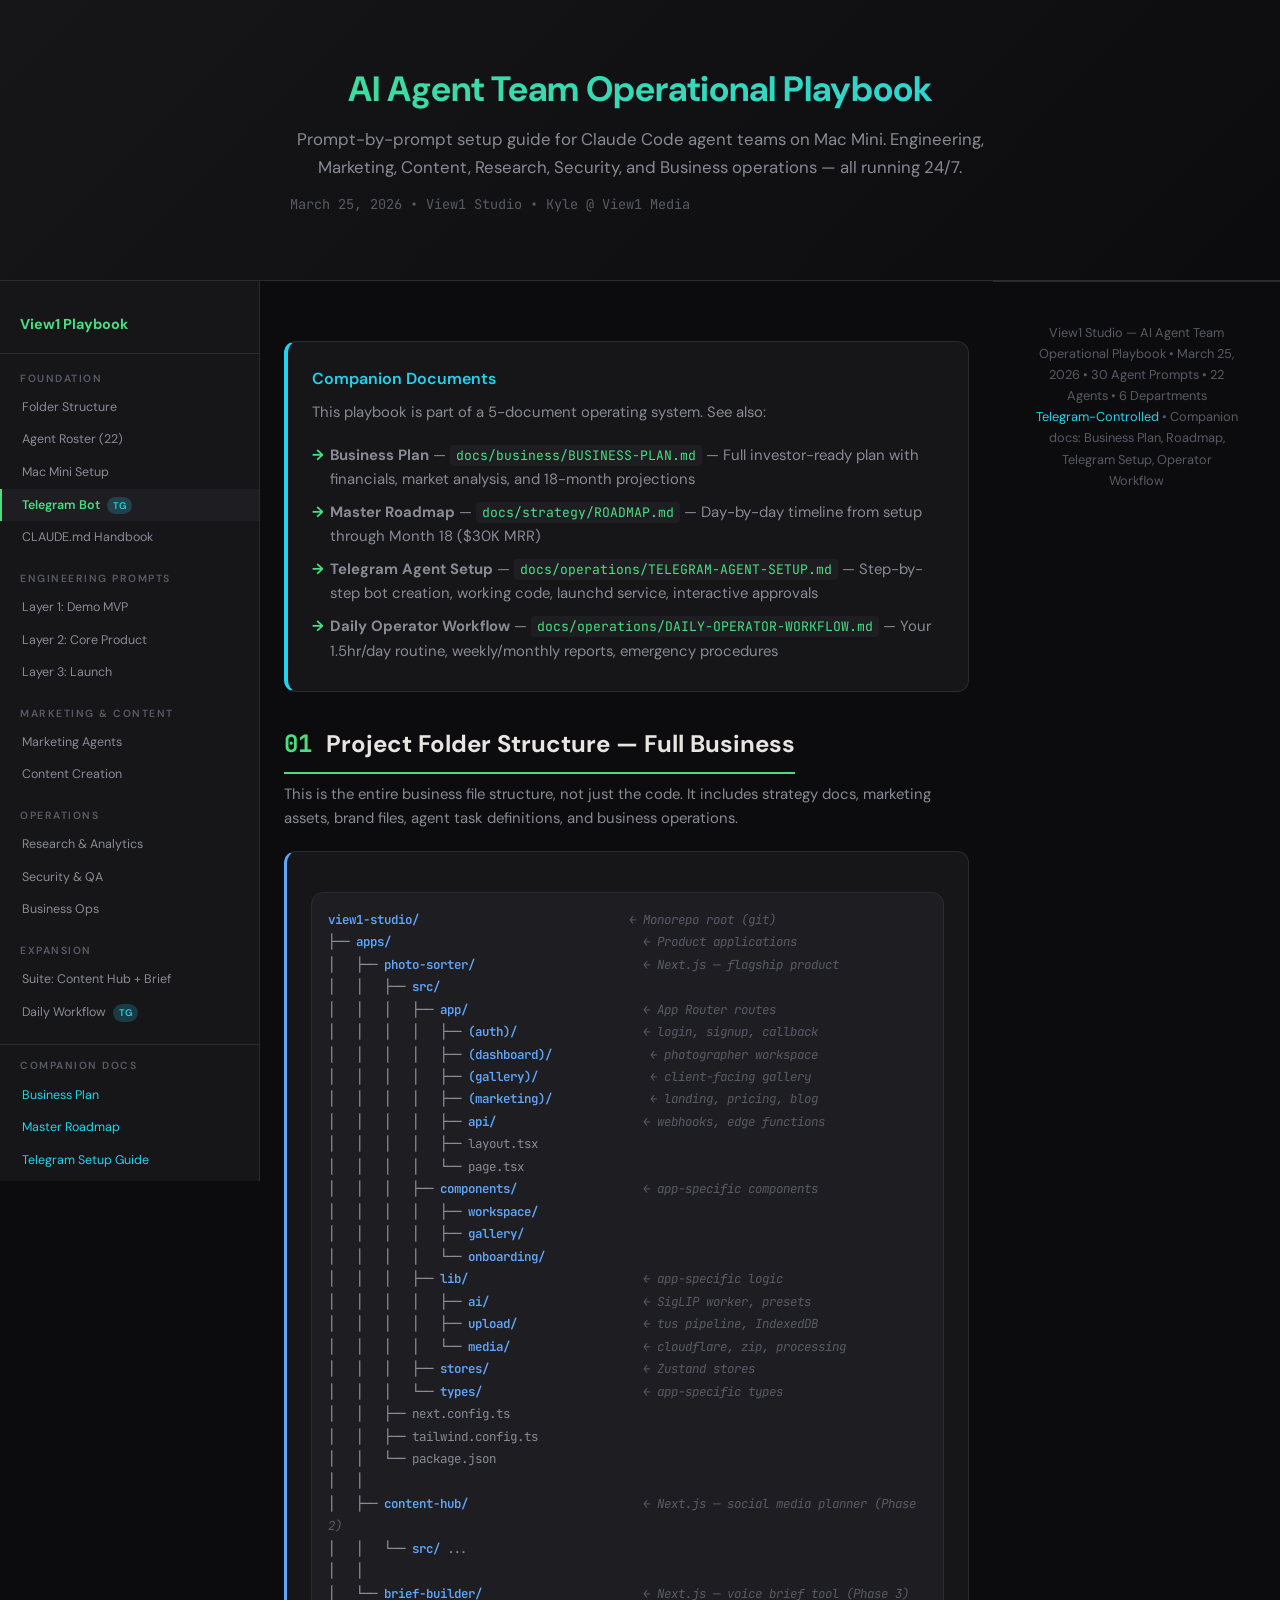
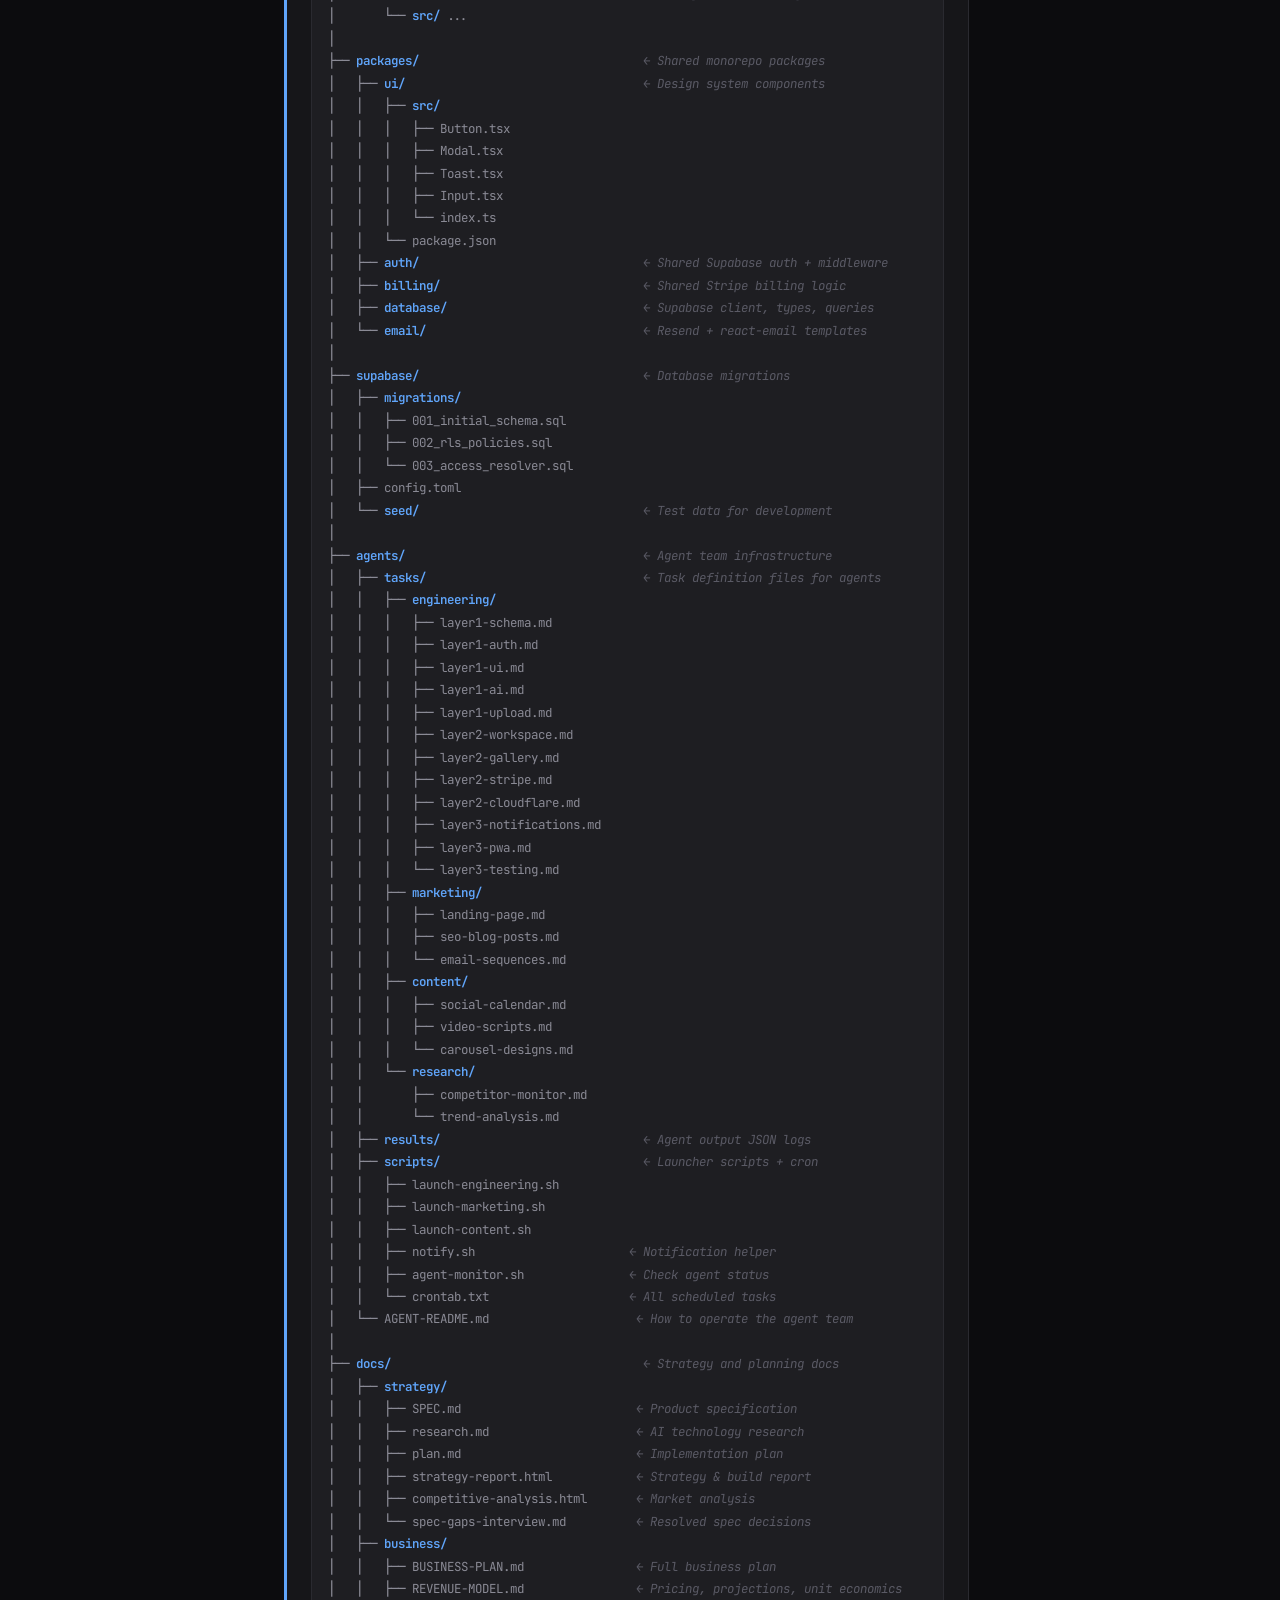
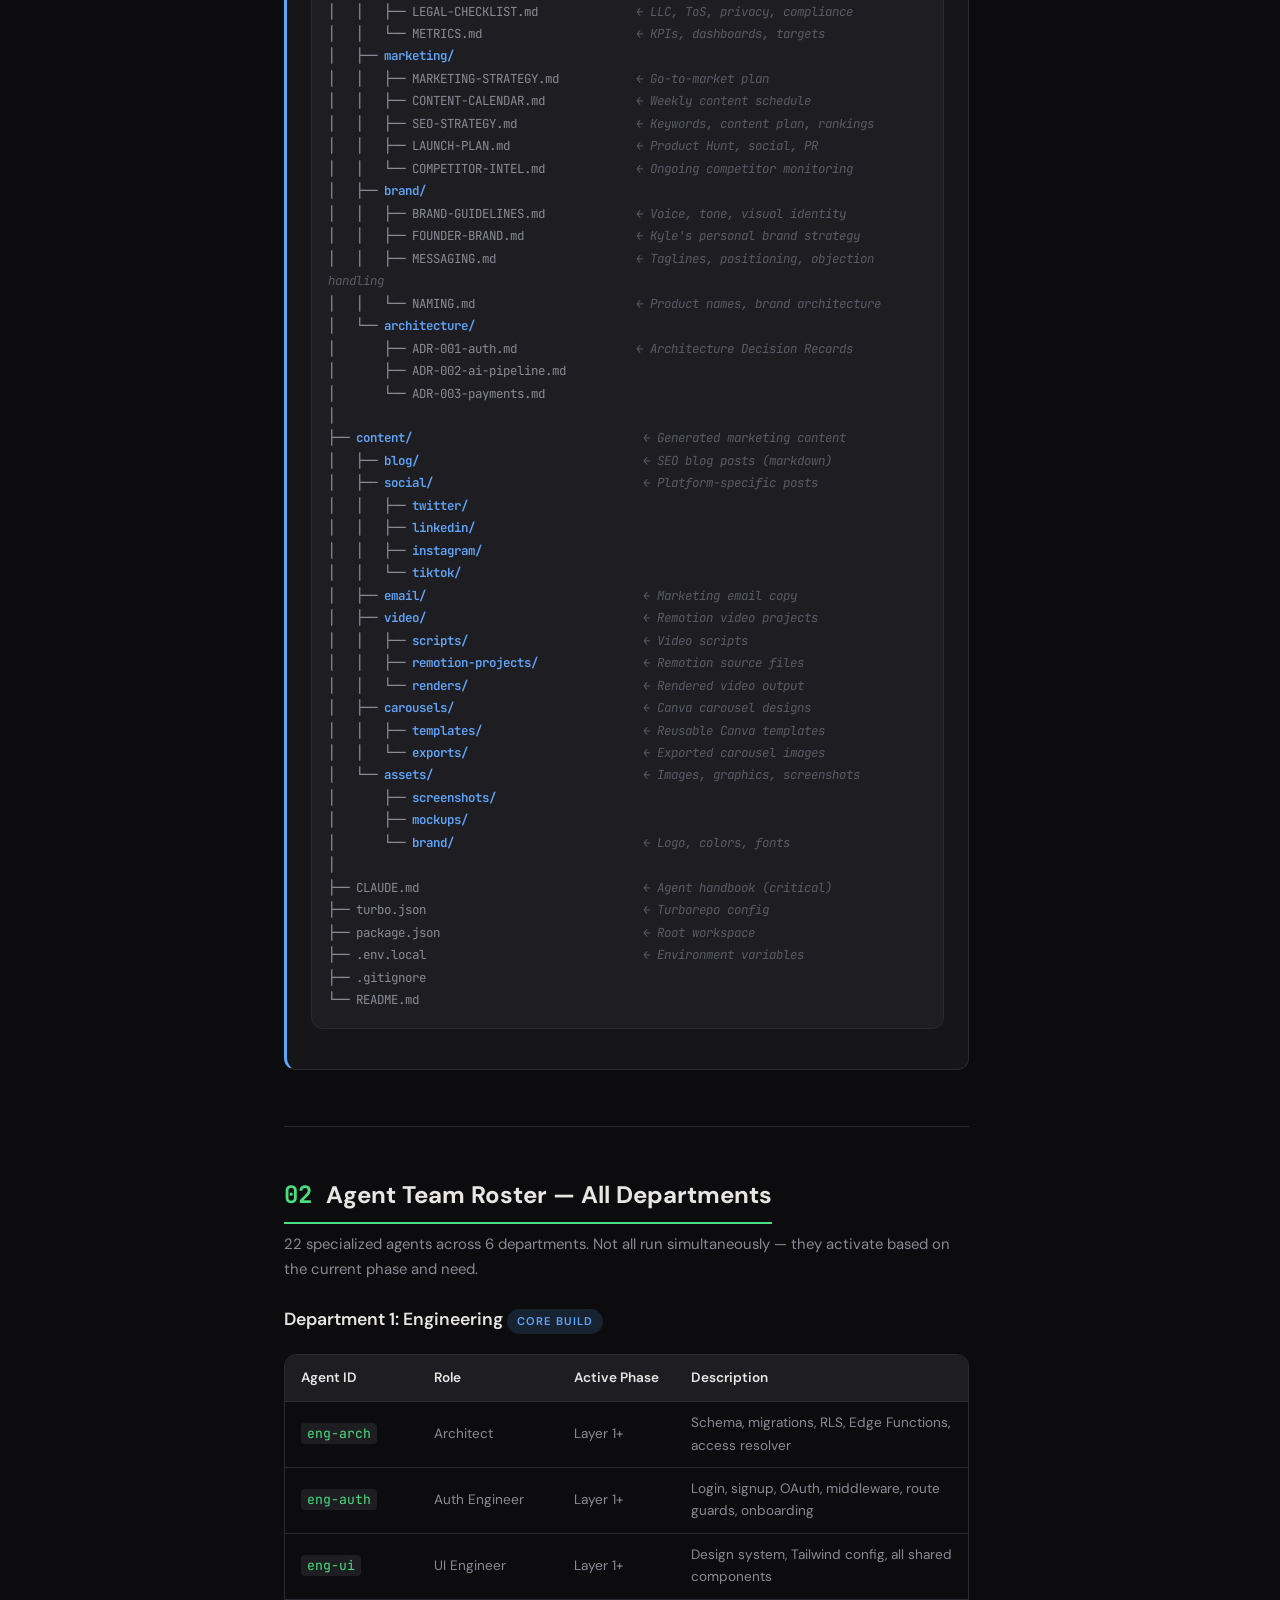
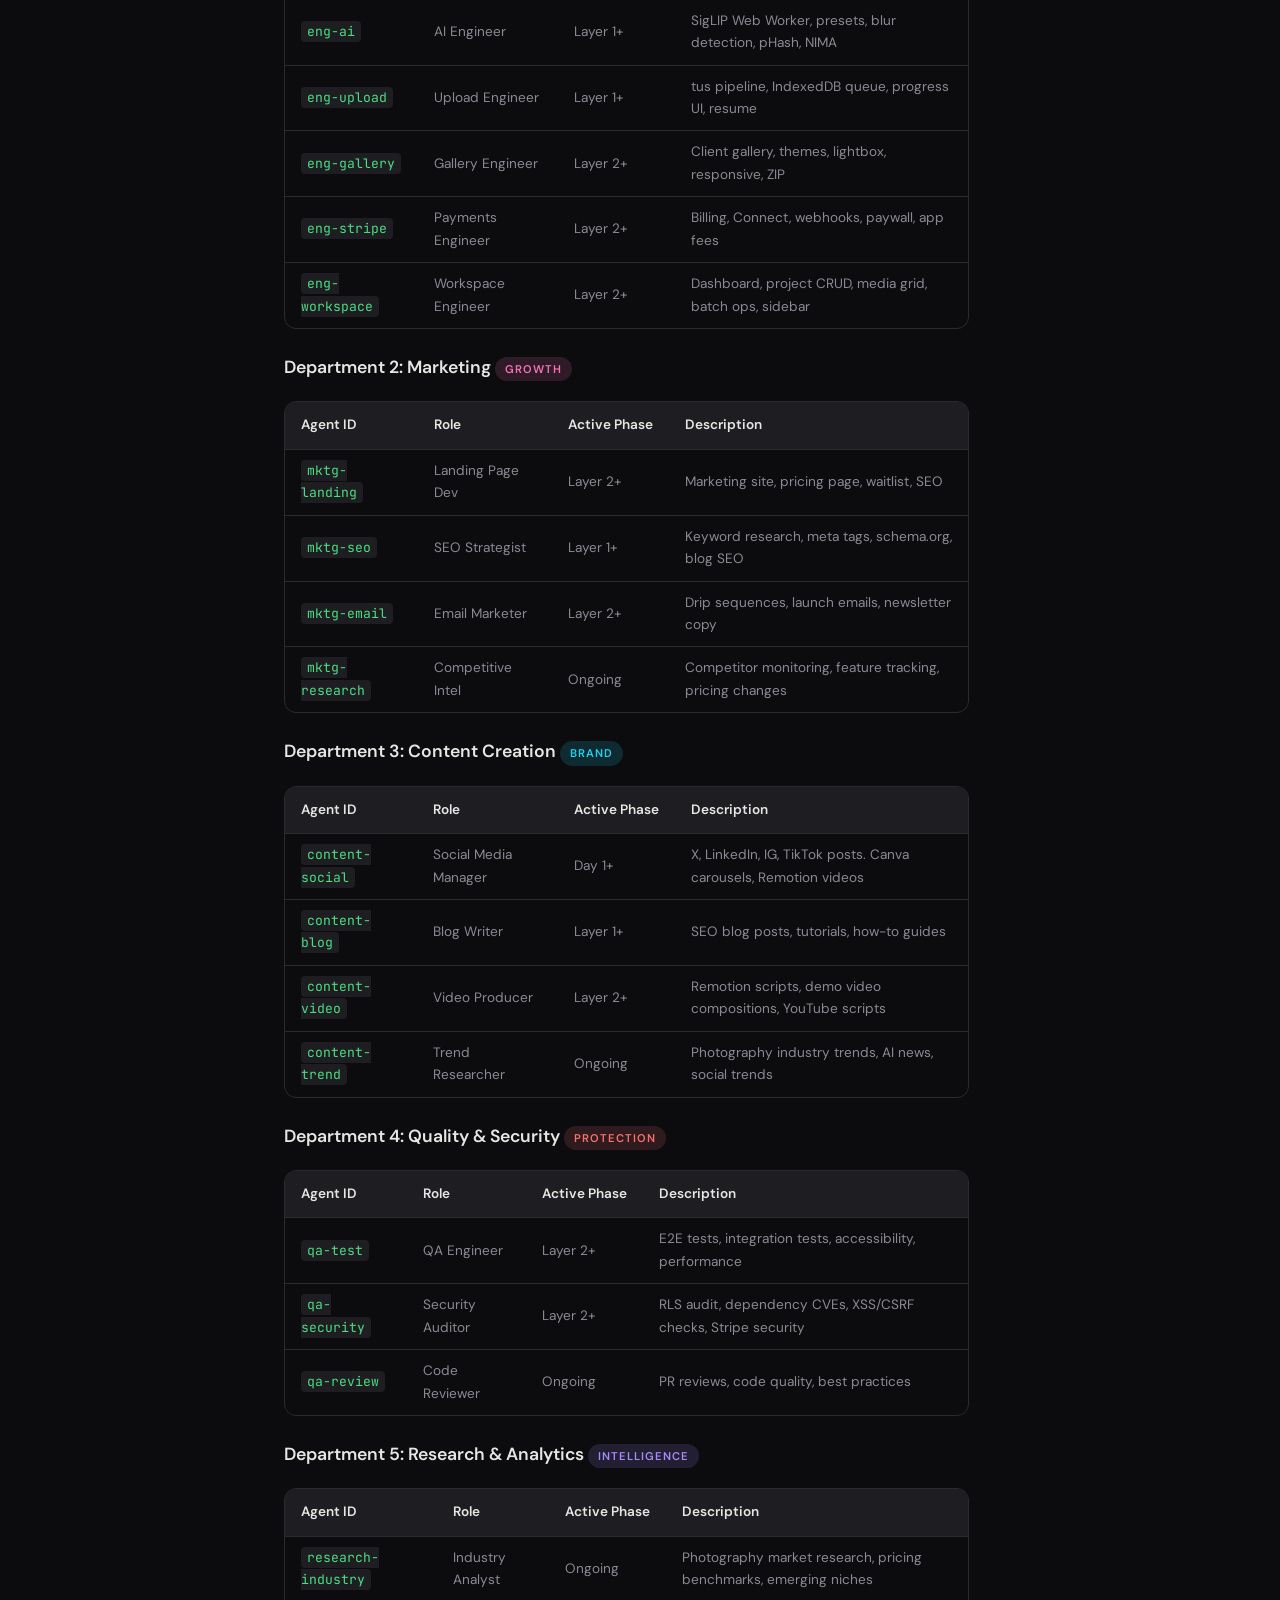
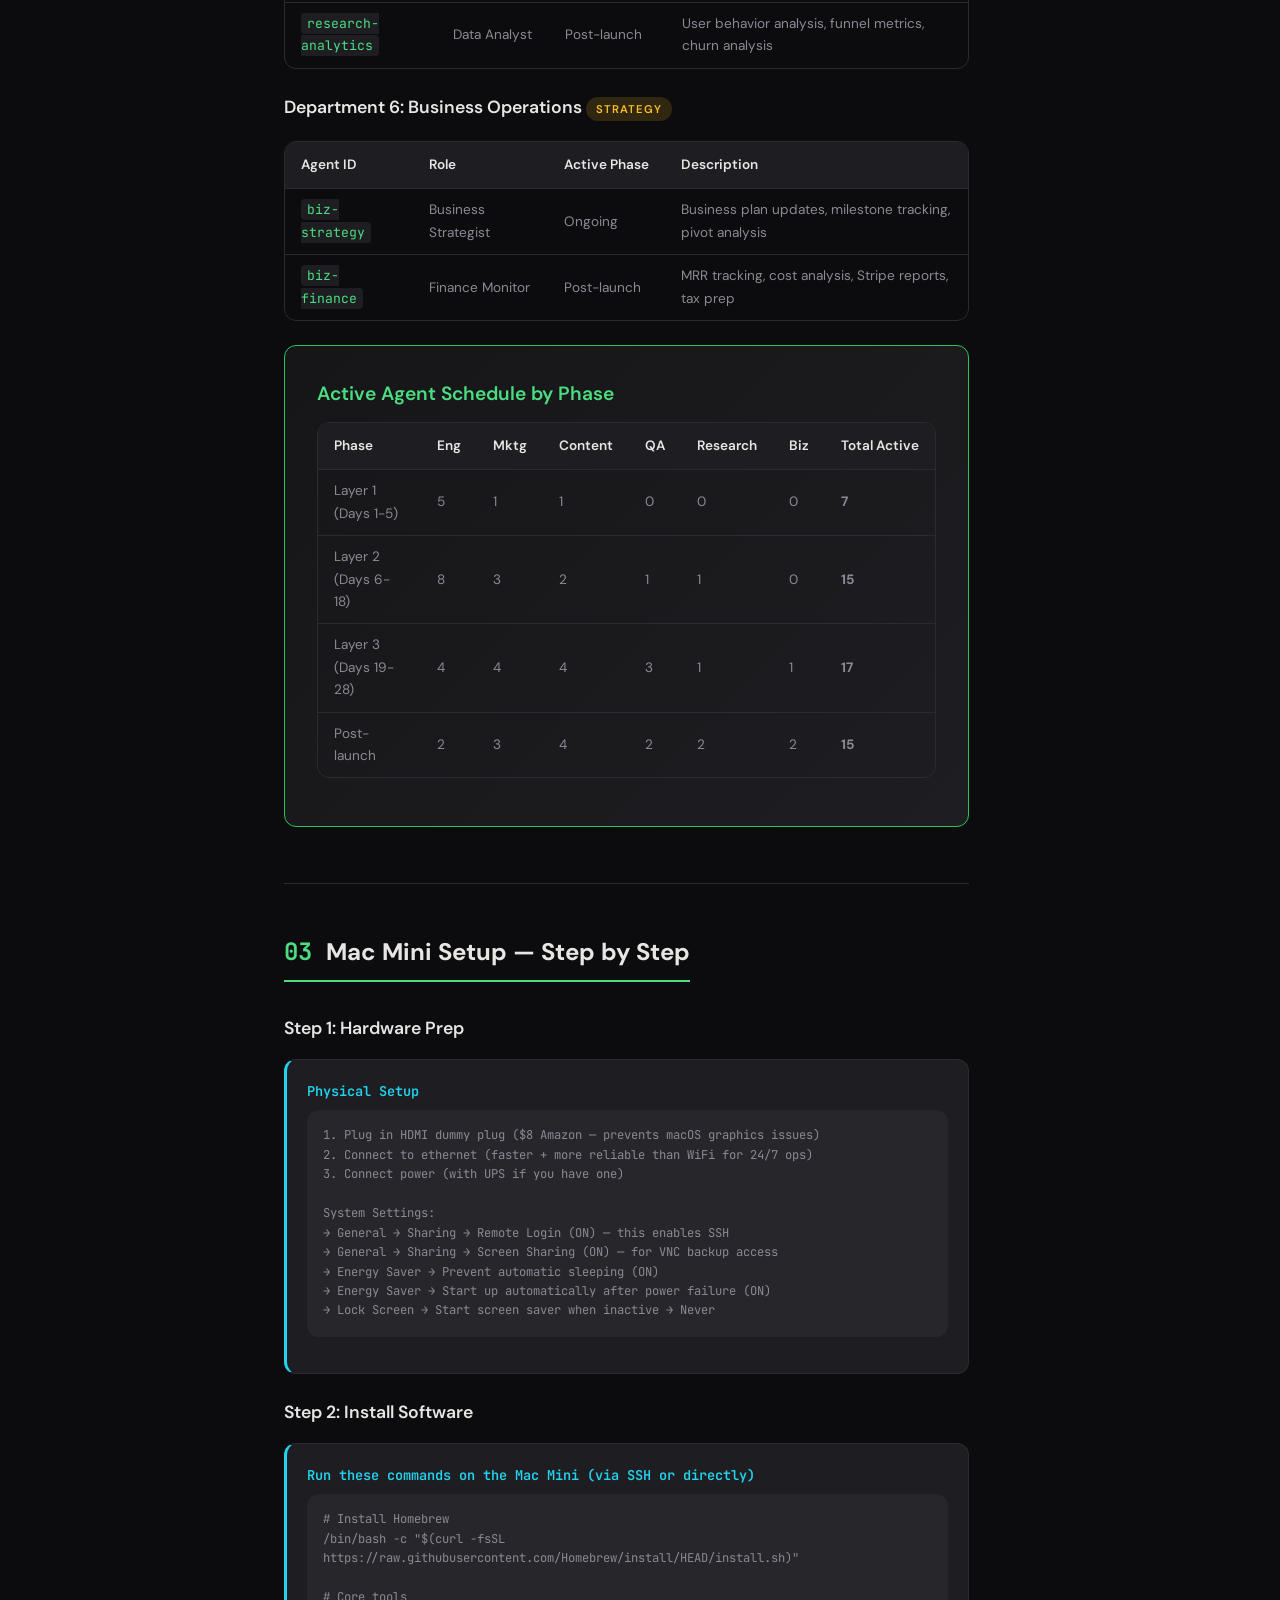
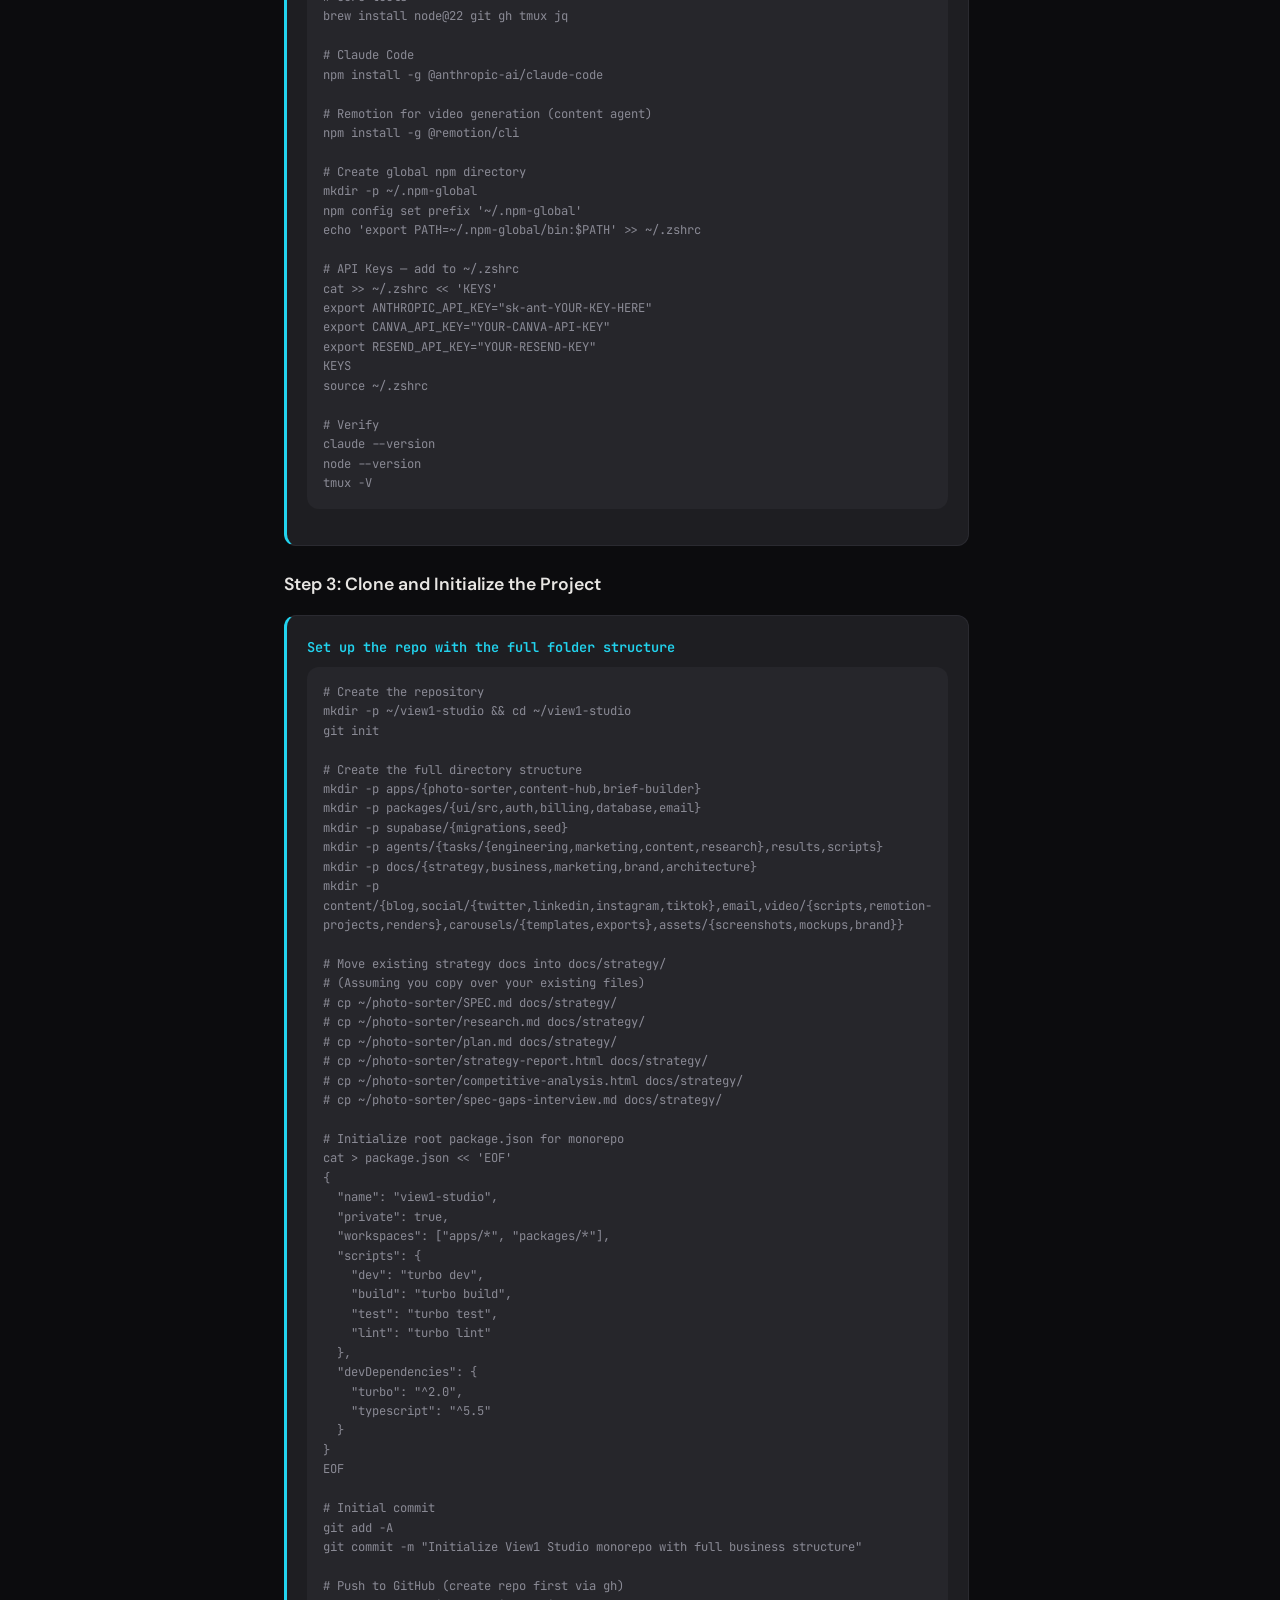
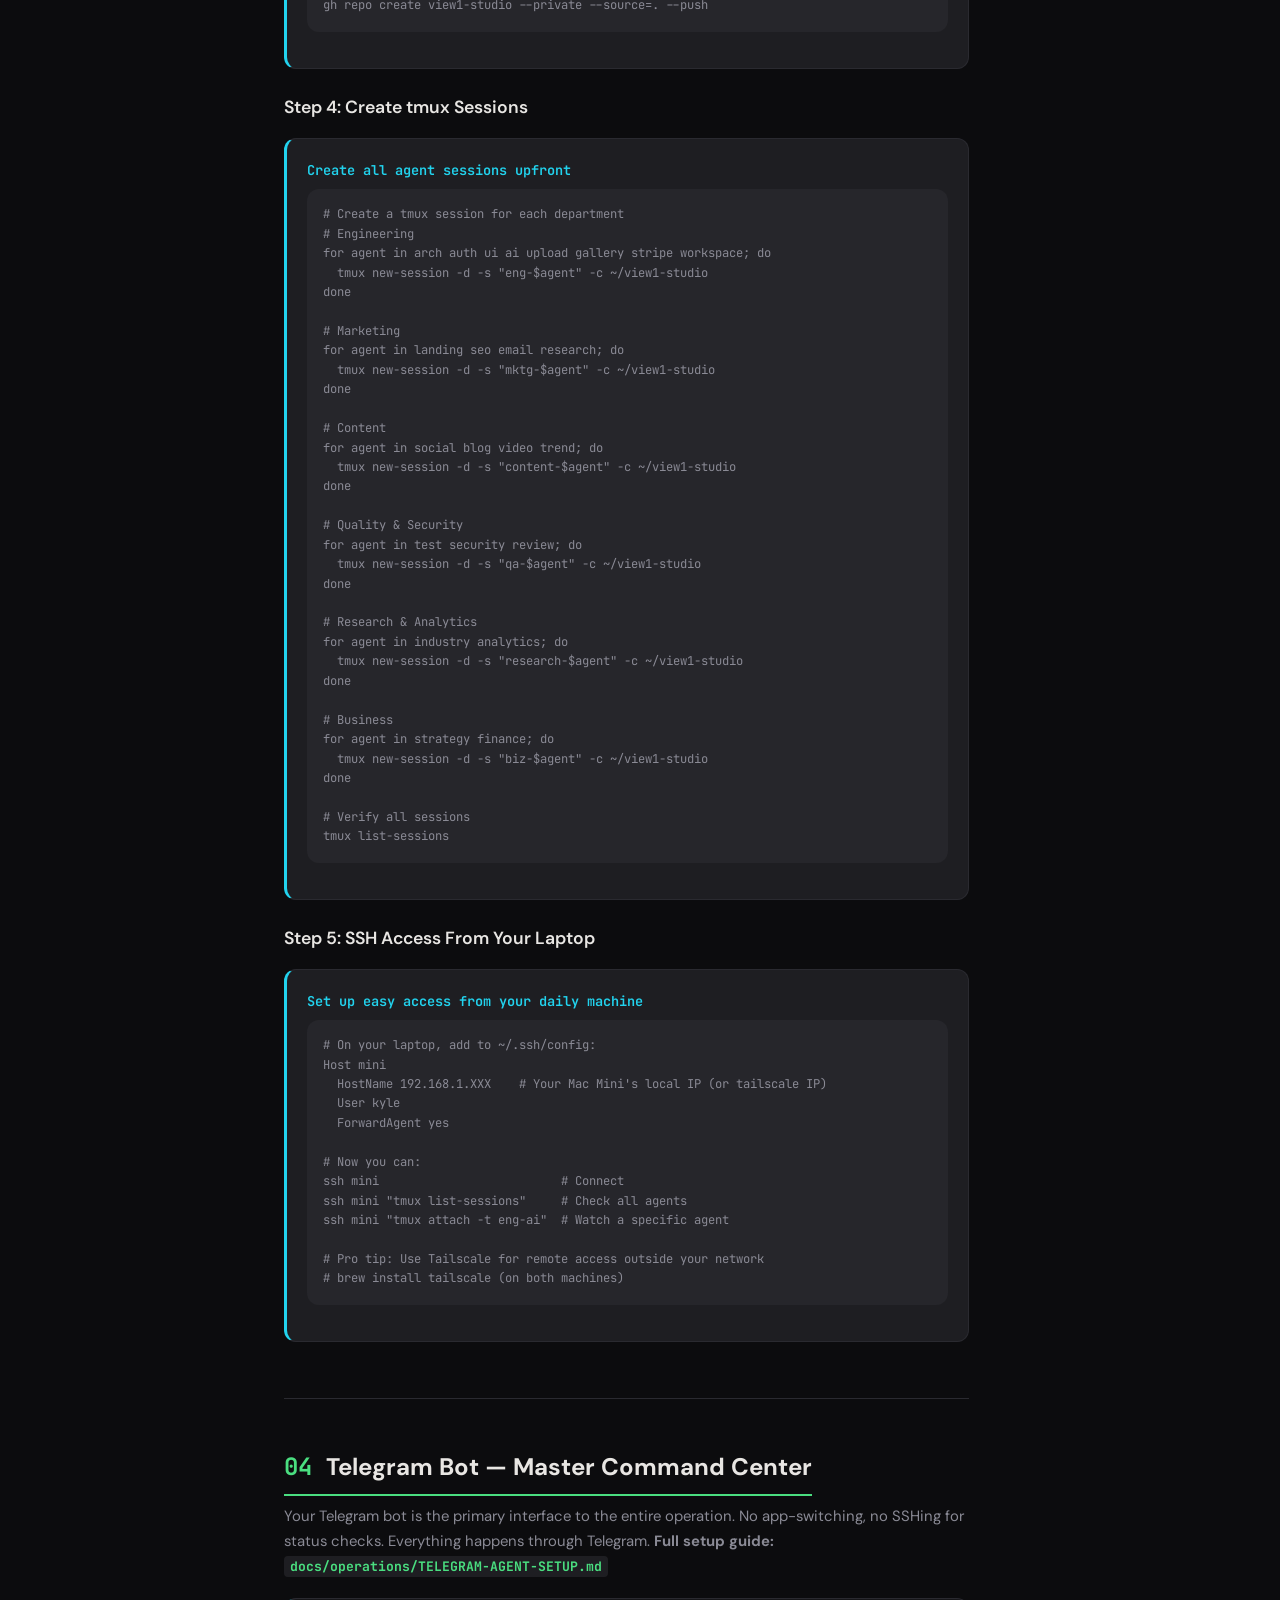
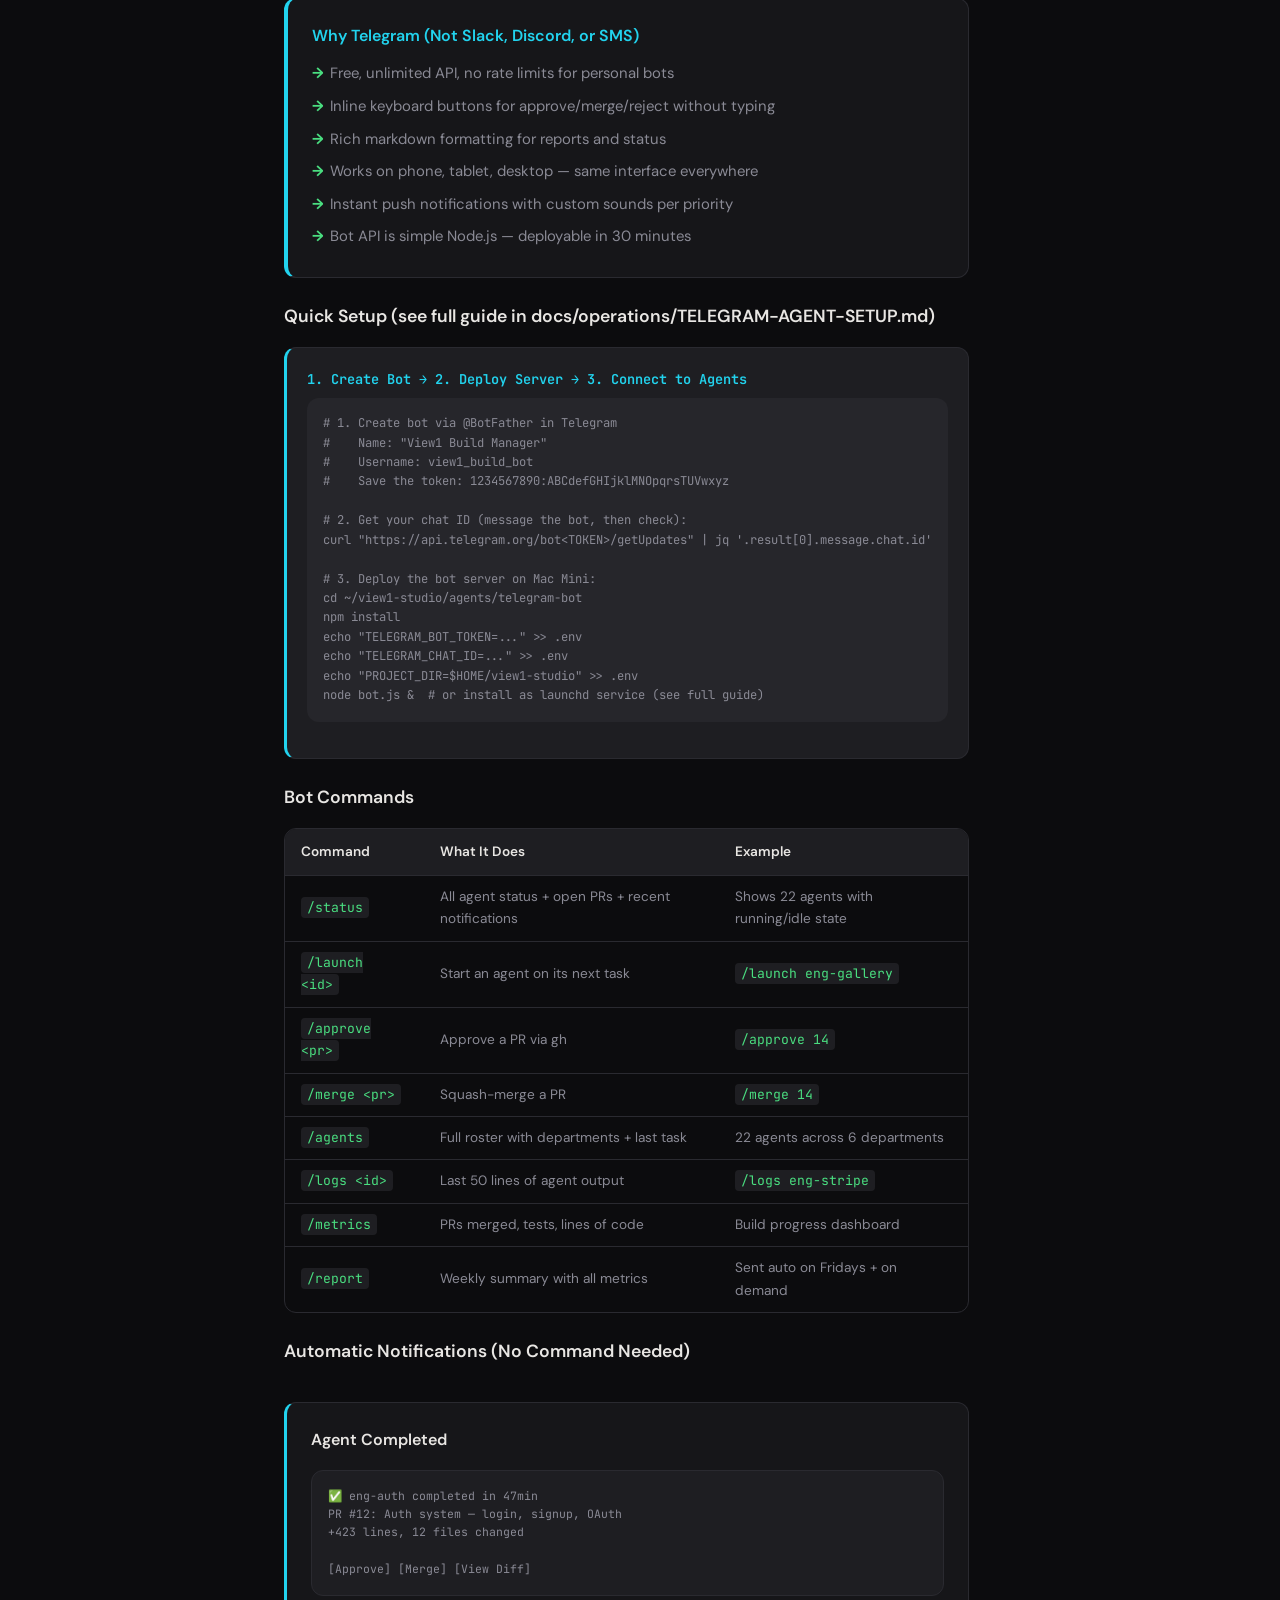
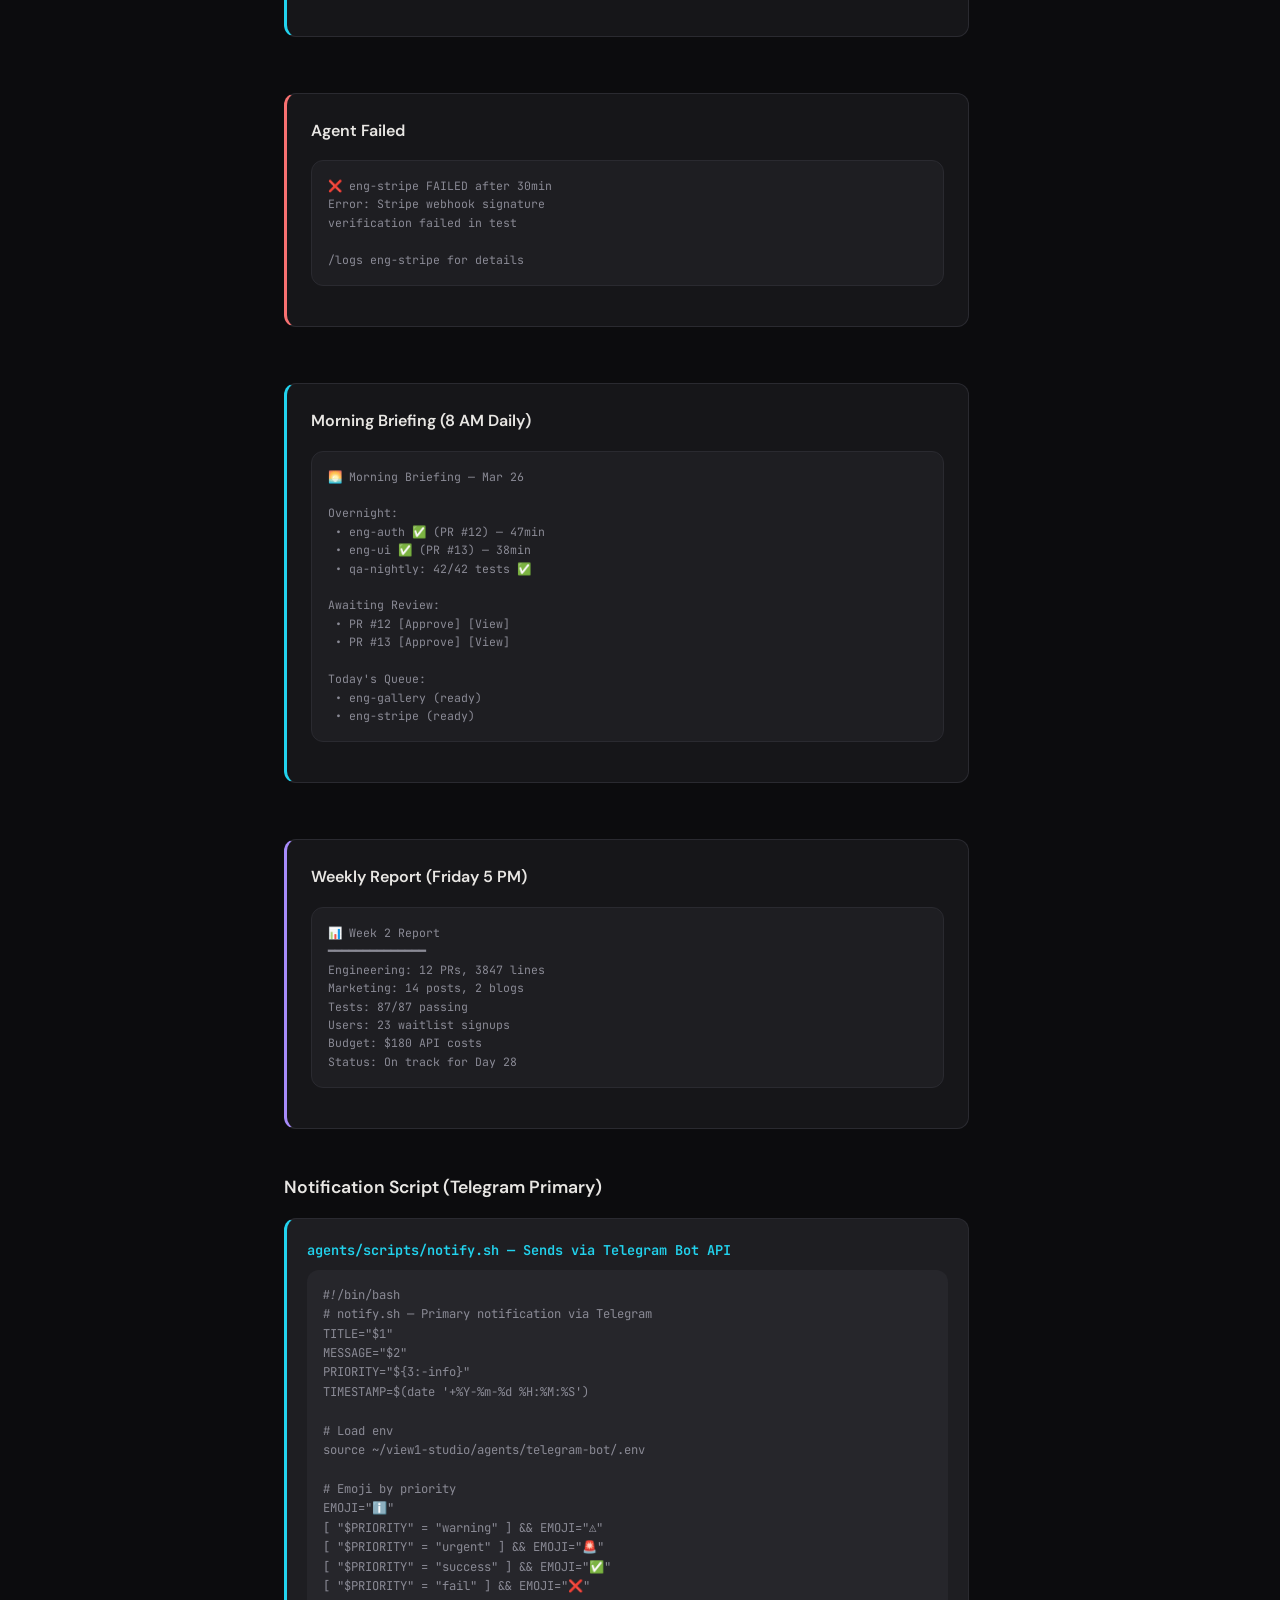
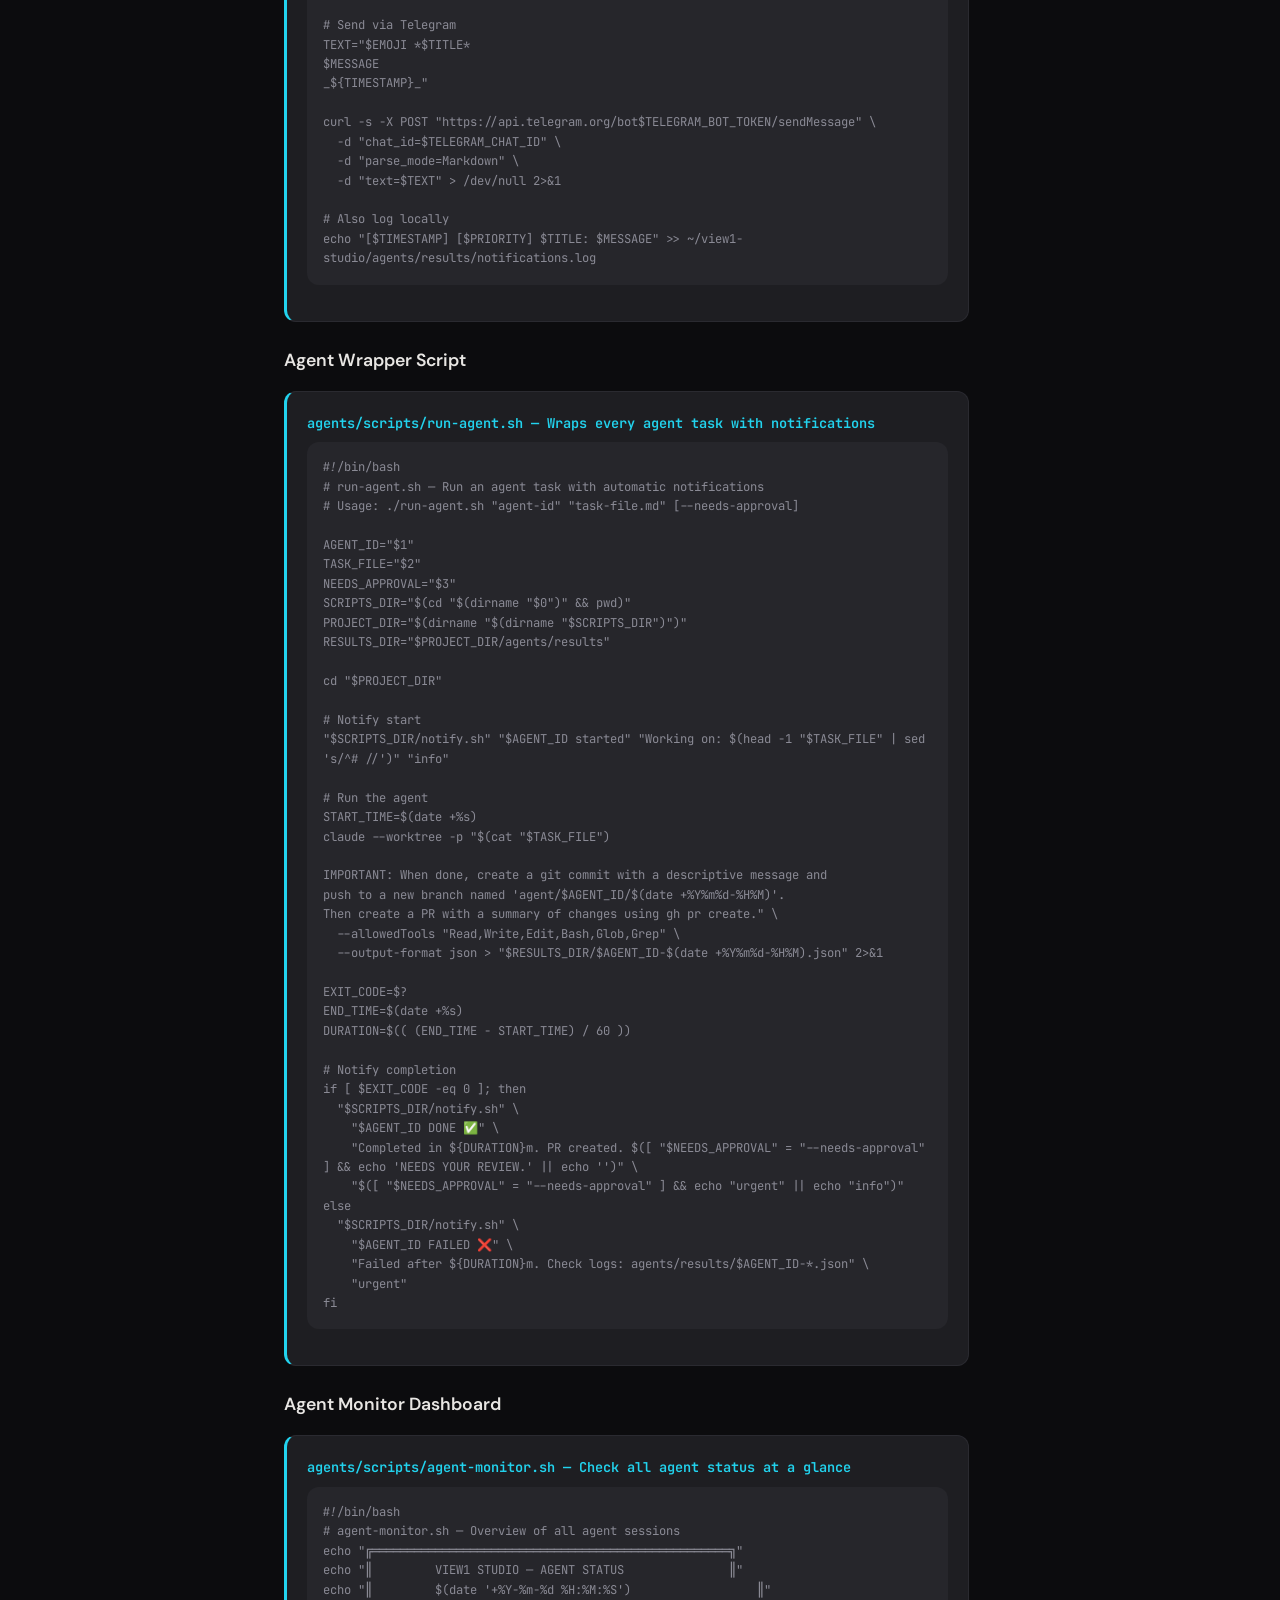
<file: agent-team-playbook.html>
<!DOCTYPE html>
<html lang="en">
<head>
<meta charset="UTF-8">
<meta name="viewport" content="width=device-width, initial-scale=1.0">
<title>View1 Studio — AI Agent Team Operational Playbook</title>
<style>
  :root {
    --bg: #0C0C0E; --surface: #161619; --surface-2: #1E1E22; --surface-3: #26262B;
    --border: #2A2A30; --border-hover: #3A3A42;
    --text: #E8E6E3; --text-dim: #8A8A95; --text-muted: #5A5A65;
    --accent: #4ADE80; --accent-dim: #22C55E;
    --warning: #FB923C; --danger: #F87171; --blue: #60A5FA; --purple: #A78BFA;
    --cyan: #22D3EE; --pink: #F472B6; --yellow: #FBBF24;
    --radius: 12px;
  }
  * { margin: 0; padding: 0; box-sizing: border-box; }
  body { font-family: 'DM Sans', -apple-system, sans-serif; background: var(--bg); color: var(--text); line-height: 1.65; }
  .hero { background: linear-gradient(135deg, var(--surface) 0%, var(--bg) 100%); border-bottom: 1px solid var(--border); padding: 60px 40px 50px; text-align: center; }
  .hero h1 { font-size: 2.2rem; font-weight: 700; background: linear-gradient(135deg, var(--accent), var(--cyan)); -webkit-background-clip: text; -webkit-text-fill-color: transparent; margin-bottom: 8px; }
  .hero .sub { color: var(--text-dim); font-size: 1.05rem; max-width: 700px; margin: 0 auto; }
  .hero .date { color: var(--text-muted); font-size: 0.85rem; font-family: 'JetBrains Mono', monospace; margin-top: 12px; }
  .layout { display: flex; max-width: 1400px; margin: 0 auto; }
  .sidebar { width: 260px; flex-shrink: 0; position: sticky; top: 0; height: 100vh; overflow-y: auto; background: var(--surface); border-right: 1px solid var(--border); padding: 16px 0; z-index: 100; scrollbar-width: thin; scrollbar-color: var(--border) transparent; }
  .sidebar::-webkit-scrollbar { width: 4px; }
  .sidebar::-webkit-scrollbar-thumb { background: var(--border); border-radius: 2px; }
  .sidebar .logo { padding: 16px 20px; font-weight: 700; font-size: 0.9rem; color: var(--accent); border-bottom: 1px solid var(--border); margin-bottom: 8px; }
  .sidebar .dept { padding: 8px 20px 4px; font-size: 0.65rem; font-weight: 600; text-transform: uppercase; letter-spacing: 1.5px; color: var(--text-muted); margin-top: 8px; }
  .sidebar a { display: block; padding: 6px 20px; font-size: 0.78rem; color: var(--text-dim); text-decoration: none; border-left: 2px solid transparent; transition: all 0.15s; }
  .sidebar a:hover { color: var(--text); background: var(--surface-2); border-left-color: var(--accent); }
  .sidebar a.active { color: var(--accent); background: var(--surface-2); border-left-color: var(--accent); font-weight: 600; }
  .sidebar .badge { display: inline-block; font-size: 0.6rem; padding: 1px 6px; border-radius: 10px; margin-left: 4px; font-weight: 600; }
  .sidebar .badge-new { background: rgba(74,222,128,0.2); color: var(--accent); }
  .sidebar .badge-tg { background: rgba(34,211,238,0.2); color: var(--cyan); }
  .sidebar-toggle { display: none; position: fixed; bottom: 20px; right: 20px; z-index: 200; width: 48px; height: 48px; border-radius: 50%; background: var(--accent); color: var(--bg); border: none; font-size: 1.4rem; cursor: pointer; box-shadow: 0 4px 12px rgba(0,0,0,0.4); }
  .container { flex: 1; max-width: 1100px; padding: 40px 24px; }
  section { margin-bottom: 56px; scroll-margin-top: 20px; }
  @media (max-width: 1024px) {
    .sidebar { position: fixed; left: -280px; top: 0; width: 280px; transition: left 0.3s; z-index: 300; box-shadow: 4px 0 24px rgba(0,0,0,0.5); }
    .sidebar.open { left: 0; }
    .sidebar-toggle { display: block; }
    .sidebar-overlay { display: none; position: fixed; inset: 0; background: rgba(0,0,0,0.5); z-index: 250; }
    .sidebar.open + .sidebar-overlay { display: block; }
    .layout { display: block; }
  }
  h2 { font-size: 1.5rem; font-weight: 700; margin-bottom: 8px; border-bottom: 2px solid var(--accent); display: inline-block; padding-bottom: 8px; }
  h2 .n { color: var(--accent); font-family: 'JetBrains Mono', monospace; margin-right: 8px; }
  h3 { font-size: 1.1rem; font-weight: 600; margin: 24px 0 10px; }
  h4 { font-size: 0.95rem; font-weight: 600; }
  p, li { color: var(--text-dim); font-size: 0.93rem; max-width: 900px; }
  p { margin-bottom: 14px; }
  .box { background: var(--surface); border: 1px solid var(--border); border-radius: var(--radius); padding: 24px; margin: 20px 0; }
  .box-accent { border-left: 3px solid var(--accent); }
  .box-warn { border-left: 3px solid var(--warning); }
  .box-danger { border-left: 3px solid var(--danger); }
  .box-blue { border-left: 3px solid var(--blue); }
  .box-purple { border-left: 3px solid var(--purple); }
  .box-cyan { border-left: 3px solid var(--cyan); }
  .box-pink { border-left: 3px solid var(--pink); }
  .box-yellow { border-left: 3px solid var(--yellow); }
  .box h4 { font-size: 1rem; margin-bottom: 8px; color: var(--text); }
  .verdict { background: linear-gradient(135deg, var(--surface), var(--surface-2)); border: 1px solid var(--accent-dim); border-radius: var(--radius); padding: 32px; margin: 24px 0; }
  .verdict h3 { color: var(--accent); margin-top: 0; font-size: 1.2rem; }
  .verdict p { max-width: none; }
  .grid-2 { display: grid; grid-template-columns: repeat(auto-fit, minmax(340px, 1fr)); gap: 16px; margin: 16px 0; }
  .grid-3 { display: grid; grid-template-columns: repeat(auto-fit, minmax(280px, 1fr)); gap: 16px; margin: 16px 0; }
  .tag { display: inline-block; font-size: 0.7rem; font-weight: 600; text-transform: uppercase; letter-spacing: 1px; padding: 3px 10px; border-radius: 20px; margin-bottom: 4px; }
  .tag-green { background: rgba(74,222,128,0.15); color: var(--accent); }
  .tag-red { background: rgba(248,113,113,0.15); color: var(--danger); }
  .tag-blue { background: rgba(96,165,250,0.15); color: var(--blue); }
  .tag-orange { background: rgba(251,146,60,0.15); color: var(--warning); }
  .tag-purple { background: rgba(167,139,250,0.15); color: var(--purple); }
  .tag-cyan { background: rgba(34,211,238,0.15); color: var(--cyan); }
  .tag-pink { background: rgba(244,114,182,0.15); color: var(--pink); }
  .tag-yellow { background: rgba(251,191,36,0.15); color: var(--yellow); }
  .table-wrap { overflow-x: auto; margin: 16px 0; border-radius: var(--radius); border: 1px solid var(--border); }
  table { width: 100%; border-collapse: collapse; font-size: 0.85rem; }
  thead { background: var(--surface-2); }
  th { padding: 12px 16px; text-align: left; font-weight: 600; color: var(--text); border-bottom: 1px solid var(--border); white-space: nowrap; }
  td { padding: 10px 16px; border-bottom: 1px solid var(--border); color: var(--text-dim); }
  tr:last-child td { border-bottom: none; }
  code { background: var(--surface-2); padding: 2px 6px; border-radius: 4px; font-family: 'JetBrains Mono', monospace; font-size: 0.82rem; color: var(--accent); }
  pre { background: var(--surface-2); border: 1px solid var(--border); border-radius: var(--radius); padding: 16px; overflow-x: auto; font-family: 'JetBrains Mono', monospace; font-size: 0.78rem; color: var(--text-dim); line-height: 1.6; margin: 16px 0; white-space: pre-wrap; word-wrap: break-word; }
  pre .comment { color: var(--text-muted); }
  pre .highlight { color: var(--accent); font-weight: 600; }
  ul { list-style: none; padding: 0; } li { padding: 4px 0; padding-left: 18px; position: relative; }
  li::before { content: '→'; position: absolute; left: 0; color: var(--accent); font-weight: 700; }
  .numbered li::before { color: var(--blue); }
  .numbered li:nth-child(1)::before { content: '1.'; } .numbered li:nth-child(2)::before { content: '2.'; }
  .numbered li:nth-child(3)::before { content: '3.'; } .numbered li:nth-child(4)::before { content: '4.'; }
  .numbered li:nth-child(5)::before { content: '5.'; } .numbered li:nth-child(6)::before { content: '6.'; }
  .numbered li:nth-child(7)::before { content: '7.'; } .numbered li:nth-child(8)::before { content: '8.'; }
  .numbered li:nth-child(9)::before { content: '9.'; } .numbered li:nth-child(10)::before { content: '10.'; }
  .toc { background: var(--surface); border: 1px solid var(--border); border-radius: var(--radius); padding: 28px 32px; margin-bottom: 40px; }
  .toc h3 { margin-top: 0; margin-bottom: 14px; color: var(--text); }
  .toc a { color: var(--blue); text-decoration: none; font-size: 0.9rem; }
  .toc a:hover { color: var(--accent); text-decoration: underline; }
  .toc li::before { content: '§'; color: var(--text-muted); }
  .divider { border: none; border-top: 1px solid var(--border); margin: 48px 0; }
  .prompt-block { background: var(--surface-2); border: 1px solid var(--border); border-left: 3px solid var(--cyan); border-radius: var(--radius); padding: 20px; margin: 16px 0; }
  .prompt-block h4 { color: var(--cyan); margin-bottom: 8px; font-family: 'JetBrains Mono', monospace; font-size: 0.85rem; }
  .prompt-block pre { background: var(--surface-3); border: none; margin-top: 8px; font-size: 0.76rem; }
  .phase-header { background: linear-gradient(135deg, var(--surface), var(--surface-2)); border: 1px solid var(--border); border-radius: var(--radius); padding: 24px; margin: 32px 0 16px; text-align: center; }
  .phase-header h3 { color: var(--accent); font-size: 1.3rem; margin: 0 0 4px; }
  .phase-header p { text-align: center; margin: 0; }
  .folder-tree { font-family: 'JetBrains Mono', monospace; font-size: 0.78rem; line-height: 1.8; }
  .folder-tree .dir { color: var(--blue); font-weight: 600; }
  .folder-tree .file { color: var(--text-dim); }
  .folder-tree .note { color: var(--text-muted); font-style: italic; }
  @media (max-width: 768px) { .hero { padding: 32px 16px; } .hero h1 { font-size: 1.6rem; } .container { padding: 24px 16px; } .grid-2, .grid-3 { grid-template-columns: 1fr; } }
</style>
<link href="https://fonts.googleapis.com/css2?family=DM+Sans:wght@400;500;600;700&family=JetBrains+Mono:wght@400;600;700&display=swap" rel="stylesheet">
</head>
<body>

<div class="hero">
  <h1>AI Agent Team Operational Playbook</h1>
  <p class="sub">Prompt-by-prompt setup guide for Claude Code agent teams on Mac Mini. Engineering, Marketing, Content, Research, Security, and Business operations — all running 24/7.</p>
  <p class="date">March 25, 2026 &bull; View1 Studio &bull; Kyle @ View1 Media</p>
</div>

<div class="layout">
<nav class="sidebar" id="sidebar">
  <div class="logo">View1 Playbook</div>
  <div class="dept">Foundation</div>
  <a href="#s1">Folder Structure</a>
  <a href="#s2">Agent Roster (22)</a>
  <a href="#s3">Mac Mini Setup</a>
  <a href="#s4">Telegram Bot <span class="badge badge-tg">TG</span></a>
  <a href="#s5">CLAUDE.md Handbook</a>
  <div class="dept">Engineering Prompts</div>
  <a href="#s6">Layer 1: Demo MVP</a>
  <a href="#s7">Layer 2: Core Product</a>
  <a href="#s8">Layer 3: Launch</a>
  <div class="dept">Marketing & Content</div>
  <a href="#s9">Marketing Agents</a>
  <a href="#s10">Content Creation</a>
  <div class="dept">Operations</div>
  <a href="#s11">Research & Analytics</a>
  <a href="#s12">Security & QA</a>
  <a href="#s13">Business Ops</a>
  <div class="dept">Expansion</div>
  <a href="#s14">Suite: Content Hub + Brief</a>
  <a href="#s15">Daily Workflow <span class="badge badge-tg">TG</span></a>
  <div class="dept" style="margin-top: 16px; padding-top: 12px; border-top: 1px solid var(--border);">Companion Docs</div>
  <a href="docs/business/BUSINESS-PLAN.md" style="color: var(--cyan);">Business Plan</a>
  <a href="docs/strategy/ROADMAP.md" style="color: var(--cyan);">Master Roadmap</a>
  <a href="docs/operations/TELEGRAM-AGENT-SETUP.md" style="color: var(--cyan);">Telegram Setup Guide</a>
  <a href="docs/operations/DAILY-OPERATOR-WORKFLOW.md" style="color: var(--cyan);">Operator Workflow</a>
</nav>
<div class="sidebar-overlay" id="sidebarOverlay"></div>
<button class="sidebar-toggle" id="sidebarToggle" aria-label="Toggle navigation">☰</button>

<div class="container">

<!-- COMPANION DOCS BANNER -->
<div class="box box-cyan" style="border-left-width: 4px; margin-bottom: 32px;">
<h4 style="color: var(--cyan);">Companion Documents</h4>
<p>This playbook is part of a 5-document operating system. See also:</p>
<ul>
  <li><strong>Business Plan</strong> — <code>docs/business/BUSINESS-PLAN.md</code> — Full investor-ready plan with financials, market analysis, and 18-month projections</li>
  <li><strong>Master Roadmap</strong> — <code>docs/strategy/ROADMAP.md</code> — Day-by-day timeline from setup through Month 18 ($30K MRR)</li>
  <li><strong>Telegram Agent Setup</strong> — <code>docs/operations/TELEGRAM-AGENT-SETUP.md</code> — Step-by-step bot creation, working code, launchd service, interactive approvals</li>
  <li><strong>Daily Operator Workflow</strong> — <code>docs/operations/DAILY-OPERATOR-WORKFLOW.md</code> — Your 1.5hr/day routine, weekly/monthly reports, emergency procedures</li>
</ul>
</div>

<!-- ============================================================ -->
<!-- SECTION 1: FOLDER STRUCTURE -->
<!-- ============================================================ -->
<section id="s1">
<h2><span class="n">01</span> Project Folder Structure — Full Business</h2>
<p>This is the entire business file structure, not just the code. It includes strategy docs, marketing assets, brand files, agent task definitions, and business operations.</p>

<div class="box box-blue">
<pre class="folder-tree">
<span class="dir">view1-studio/</span>                              <span class="note">← Monorepo root (git)</span>
├── <span class="dir">apps/</span>                                    <span class="note">← Product applications</span>
│   ├── <span class="dir">photo-sorter/</span>                        <span class="note">← Next.js — flagship product</span>
│   │   ├── <span class="dir">src/</span>
│   │   │   ├── <span class="dir">app/</span>                         <span class="note">← App Router routes</span>
│   │   │   │   ├── <span class="dir">(auth)/</span>                  <span class="note">← login, signup, callback</span>
│   │   │   │   ├── <span class="dir">(dashboard)/</span>              <span class="note">← photographer workspace</span>
│   │   │   │   ├── <span class="dir">(gallery)/</span>                <span class="note">← client-facing gallery</span>
│   │   │   │   ├── <span class="dir">(marketing)/</span>              <span class="note">← landing, pricing, blog</span>
│   │   │   │   ├── <span class="dir">api/</span>                     <span class="note">← webhooks, edge functions</span>
│   │   │   │   ├── <span class="file">layout.tsx</span>
│   │   │   │   └── <span class="file">page.tsx</span>
│   │   │   ├── <span class="dir">components/</span>                  <span class="note">← app-specific components</span>
│   │   │   │   ├── <span class="dir">workspace/</span>
│   │   │   │   ├── <span class="dir">gallery/</span>
│   │   │   │   └── <span class="dir">onboarding/</span>
│   │   │   ├── <span class="dir">lib/</span>                         <span class="note">← app-specific logic</span>
│   │   │   │   ├── <span class="dir">ai/</span>                      <span class="note">← SigLIP worker, presets</span>
│   │   │   │   ├── <span class="dir">upload/</span>                  <span class="note">← tus pipeline, IndexedDB</span>
│   │   │   │   └── <span class="dir">media/</span>                   <span class="note">← cloudflare, zip, processing</span>
│   │   │   ├── <span class="dir">stores/</span>                      <span class="note">← Zustand stores</span>
│   │   │   └── <span class="dir">types/</span>                       <span class="note">← app-specific types</span>
│   │   ├── <span class="file">next.config.ts</span>
│   │   ├── <span class="file">tailwind.config.ts</span>
│   │   └── <span class="file">package.json</span>
│   │
│   ├── <span class="dir">content-hub/</span>                         <span class="note">← Next.js — social media planner (Phase 2)</span>
│   │   └── <span class="dir">src/</span> ...
│   │
│   └── <span class="dir">brief-builder/</span>                       <span class="note">← Next.js — voice brief tool (Phase 3)</span>
│       └── <span class="dir">src/</span> ...
│
├── <span class="dir">packages/</span>                                <span class="note">← Shared monorepo packages</span>
│   ├── <span class="dir">ui/</span>                                  <span class="note">← Design system components</span>
│   │   ├── <span class="dir">src/</span>
│   │   │   ├── <span class="file">Button.tsx</span>
│   │   │   ├── <span class="file">Modal.tsx</span>
│   │   │   ├── <span class="file">Toast.tsx</span>
│   │   │   ├── <span class="file">Input.tsx</span>
│   │   │   └── <span class="file">index.ts</span>
│   │   └── <span class="file">package.json</span>
│   ├── <span class="dir">auth/</span>                                <span class="note">← Shared Supabase auth + middleware</span>
│   ├── <span class="dir">billing/</span>                             <span class="note">← Shared Stripe billing logic</span>
│   ├── <span class="dir">database/</span>                            <span class="note">← Supabase client, types, queries</span>
│   └── <span class="dir">email/</span>                               <span class="note">← Resend + react-email templates</span>
│
├── <span class="dir">supabase/</span>                                <span class="note">← Database migrations</span>
│   ├── <span class="dir">migrations/</span>
│   │   ├── <span class="file">001_initial_schema.sql</span>
│   │   ├── <span class="file">002_rls_policies.sql</span>
│   │   └── <span class="file">003_access_resolver.sql</span>
│   ├── <span class="file">config.toml</span>
│   └── <span class="dir">seed/</span>                                <span class="note">← Test data for development</span>
│
├── <span class="dir">agents/</span>                                  <span class="note">← Agent team infrastructure</span>
│   ├── <span class="dir">tasks/</span>                               <span class="note">← Task definition files for agents</span>
│   │   ├── <span class="dir">engineering/</span>
│   │   │   ├── <span class="file">layer1-schema.md</span>
│   │   │   ├── <span class="file">layer1-auth.md</span>
│   │   │   ├── <span class="file">layer1-ui.md</span>
│   │   │   ├── <span class="file">layer1-ai.md</span>
│   │   │   ├── <span class="file">layer1-upload.md</span>
│   │   │   ├── <span class="file">layer2-workspace.md</span>
│   │   │   ├── <span class="file">layer2-gallery.md</span>
│   │   │   ├── <span class="file">layer2-stripe.md</span>
│   │   │   ├── <span class="file">layer2-cloudflare.md</span>
│   │   │   ├── <span class="file">layer3-notifications.md</span>
│   │   │   ├── <span class="file">layer3-pwa.md</span>
│   │   │   └── <span class="file">layer3-testing.md</span>
│   │   ├── <span class="dir">marketing/</span>
│   │   │   ├── <span class="file">landing-page.md</span>
│   │   │   ├── <span class="file">seo-blog-posts.md</span>
│   │   │   └── <span class="file">email-sequences.md</span>
│   │   ├── <span class="dir">content/</span>
│   │   │   ├── <span class="file">social-calendar.md</span>
│   │   │   ├── <span class="file">video-scripts.md</span>
│   │   │   └── <span class="file">carousel-designs.md</span>
│   │   └── <span class="dir">research/</span>
│   │       ├── <span class="file">competitor-monitor.md</span>
│   │       └── <span class="file">trend-analysis.md</span>
│   ├── <span class="dir">results/</span>                             <span class="note">← Agent output JSON logs</span>
│   ├── <span class="dir">scripts/</span>                             <span class="note">← Launcher scripts + cron</span>
│   │   ├── <span class="file">launch-engineering.sh</span>
│   │   ├── <span class="file">launch-marketing.sh</span>
│   │   ├── <span class="file">launch-content.sh</span>
│   │   ├── <span class="file">notify.sh</span>                      <span class="note">← Notification helper</span>
│   │   ├── <span class="file">agent-monitor.sh</span>               <span class="note">← Check agent status</span>
│   │   └── <span class="file">crontab.txt</span>                    <span class="note">← All scheduled tasks</span>
│   └── <span class="file">AGENT-README.md</span>                     <span class="note">← How to operate the agent team</span>
│
├── <span class="dir">docs/</span>                                    <span class="note">← Strategy and planning docs</span>
│   ├── <span class="dir">strategy/</span>
│   │   ├── <span class="file">SPEC.md</span>                         <span class="note">← Product specification</span>
│   │   ├── <span class="file">research.md</span>                     <span class="note">← AI technology research</span>
│   │   ├── <span class="file">plan.md</span>                         <span class="note">← Implementation plan</span>
│   │   ├── <span class="file">strategy-report.html</span>            <span class="note">← Strategy & build report</span>
│   │   ├── <span class="file">competitive-analysis.html</span>       <span class="note">← Market analysis</span>
│   │   └── <span class="file">spec-gaps-interview.md</span>          <span class="note">← Resolved spec decisions</span>
│   ├── <span class="dir">business/</span>
│   │   ├── <span class="file">BUSINESS-PLAN.md</span>                <span class="note">← Full business plan</span>
│   │   ├── <span class="file">REVENUE-MODEL.md</span>                <span class="note">← Pricing, projections, unit economics</span>
│   │   ├── <span class="file">LEGAL-CHECKLIST.md</span>              <span class="note">← LLC, ToS, privacy, compliance</span>
│   │   └── <span class="file">METRICS.md</span>                      <span class="note">← KPIs, dashboards, targets</span>
│   ├── <span class="dir">marketing/</span>
│   │   ├── <span class="file">MARKETING-STRATEGY.md</span>           <span class="note">← Go-to-market plan</span>
│   │   ├── <span class="file">CONTENT-CALENDAR.md</span>             <span class="note">← Weekly content schedule</span>
│   │   ├── <span class="file">SEO-STRATEGY.md</span>                 <span class="note">← Keywords, content plan, rankings</span>
│   │   ├── <span class="file">LAUNCH-PLAN.md</span>                  <span class="note">← Product Hunt, social, PR</span>
│   │   └── <span class="file">COMPETITOR-INTEL.md</span>             <span class="note">← Ongoing competitor monitoring</span>
│   ├── <span class="dir">brand/</span>
│   │   ├── <span class="file">BRAND-GUIDELINES.md</span>             <span class="note">← Voice, tone, visual identity</span>
│   │   ├── <span class="file">FOUNDER-BRAND.md</span>                <span class="note">← Kyle's personal brand strategy</span>
│   │   ├── <span class="file">MESSAGING.md</span>                    <span class="note">← Taglines, positioning, objection handling</span>
│   │   └── <span class="file">NAMING.md</span>                       <span class="note">← Product names, brand architecture</span>
│   └── <span class="dir">architecture/</span>
│       ├── <span class="file">ADR-001-auth.md</span>                 <span class="note">← Architecture Decision Records</span>
│       ├── <span class="file">ADR-002-ai-pipeline.md</span>
│       └── <span class="file">ADR-003-payments.md</span>
│
├── <span class="dir">content/</span>                                 <span class="note">← Generated marketing content</span>
│   ├── <span class="dir">blog/</span>                                <span class="note">← SEO blog posts (markdown)</span>
│   ├── <span class="dir">social/</span>                              <span class="note">← Platform-specific posts</span>
│   │   ├── <span class="dir">twitter/</span>
│   │   ├── <span class="dir">linkedin/</span>
│   │   ├── <span class="dir">instagram/</span>
│   │   └── <span class="dir">tiktok/</span>
│   ├── <span class="dir">email/</span>                               <span class="note">← Marketing email copy</span>
│   ├── <span class="dir">video/</span>                               <span class="note">← Remotion video projects</span>
│   │   ├── <span class="dir">scripts/</span>                         <span class="note">← Video scripts</span>
│   │   ├── <span class="dir">remotion-projects/</span>               <span class="note">← Remotion source files</span>
│   │   └── <span class="dir">renders/</span>                         <span class="note">← Rendered video output</span>
│   ├── <span class="dir">carousels/</span>                           <span class="note">← Canva carousel designs</span>
│   │   ├── <span class="dir">templates/</span>                       <span class="note">← Reusable Canva templates</span>
│   │   └── <span class="dir">exports/</span>                         <span class="note">← Exported carousel images</span>
│   └── <span class="dir">assets/</span>                              <span class="note">← Images, graphics, screenshots</span>
│       ├── <span class="dir">screenshots/</span>
│       ├── <span class="dir">mockups/</span>
│       └── <span class="dir">brand/</span>                           <span class="note">← Logo, colors, fonts</span>
│
├── <span class="file">CLAUDE.md</span>                                <span class="note">← Agent handbook (critical)</span>
├── <span class="file">turbo.json</span>                               <span class="note">← Turborepo config</span>
├── <span class="file">package.json</span>                             <span class="note">← Root workspace</span>
├── <span class="file">.env.local</span>                               <span class="note">← Environment variables</span>
├── <span class="file">.gitignore</span>
└── <span class="file">README.md</span>
</pre>
</div>
</section>

<hr class="divider">

<!-- ============================================================ -->
<!-- SECTION 2: AGENT ROSTER -->
<!-- ============================================================ -->
<section id="s2">
<h2><span class="n">02</span> Agent Team Roster — All Departments</h2>
<p>22 specialized agents across 6 departments. Not all run simultaneously — they activate based on the current phase and need.</p>

<h3>Department 1: Engineering <span class="tag tag-blue">Core Build</span></h3>
<div class="table-wrap">
<table>
<thead><tr><th>Agent ID</th><th>Role</th><th>Active Phase</th><th>Description</th></tr></thead>
<tbody>
<tr><td><code>eng-arch</code></td><td>Architect</td><td>Layer 1+</td><td>Schema, migrations, RLS, Edge Functions, access resolver</td></tr>
<tr><td><code>eng-auth</code></td><td>Auth Engineer</td><td>Layer 1+</td><td>Login, signup, OAuth, middleware, route guards, onboarding</td></tr>
<tr><td><code>eng-ui</code></td><td>UI Engineer</td><td>Layer 1+</td><td>Design system, Tailwind config, all shared components</td></tr>
<tr><td><code>eng-ai</code></td><td>AI Engineer</td><td>Layer 1+</td><td>SigLIP Web Worker, presets, blur detection, pHash, NIMA</td></tr>
<tr><td><code>eng-upload</code></td><td>Upload Engineer</td><td>Layer 1+</td><td>tus pipeline, IndexedDB queue, progress UI, resume</td></tr>
<tr><td><code>eng-gallery</code></td><td>Gallery Engineer</td><td>Layer 2+</td><td>Client gallery, themes, lightbox, responsive, ZIP</td></tr>
<tr><td><code>eng-stripe</code></td><td>Payments Engineer</td><td>Layer 2+</td><td>Billing, Connect, webhooks, paywall, app fees</td></tr>
<tr><td><code>eng-workspace</code></td><td>Workspace Engineer</td><td>Layer 2+</td><td>Dashboard, project CRUD, media grid, batch ops, sidebar</td></tr>
</tbody>
</table>
</div>

<h3>Department 2: Marketing <span class="tag tag-pink">Growth</span></h3>
<div class="table-wrap">
<table>
<thead><tr><th>Agent ID</th><th>Role</th><th>Active Phase</th><th>Description</th></tr></thead>
<tbody>
<tr><td><code>mktg-landing</code></td><td>Landing Page Dev</td><td>Layer 2+</td><td>Marketing site, pricing page, waitlist, SEO</td></tr>
<tr><td><code>mktg-seo</code></td><td>SEO Strategist</td><td>Layer 1+</td><td>Keyword research, meta tags, schema.org, blog SEO</td></tr>
<tr><td><code>mktg-email</code></td><td>Email Marketer</td><td>Layer 2+</td><td>Drip sequences, launch emails, newsletter copy</td></tr>
<tr><td><code>mktg-research</code></td><td>Competitive Intel</td><td>Ongoing</td><td>Competitor monitoring, feature tracking, pricing changes</td></tr>
</tbody>
</table>
</div>

<h3>Department 3: Content Creation <span class="tag tag-cyan">Brand</span></h3>
<div class="table-wrap">
<table>
<thead><tr><th>Agent ID</th><th>Role</th><th>Active Phase</th><th>Description</th></tr></thead>
<tbody>
<tr><td><code>content-social</code></td><td>Social Media Manager</td><td>Day 1+</td><td>X, LinkedIn, IG, TikTok posts. Canva carousels, Remotion videos</td></tr>
<tr><td><code>content-blog</code></td><td>Blog Writer</td><td>Layer 1+</td><td>SEO blog posts, tutorials, how-to guides</td></tr>
<tr><td><code>content-video</code></td><td>Video Producer</td><td>Layer 2+</td><td>Remotion scripts, demo video compositions, YouTube scripts</td></tr>
<tr><td><code>content-trend</code></td><td>Trend Researcher</td><td>Ongoing</td><td>Photography industry trends, AI news, social trends</td></tr>
</tbody>
</table>
</div>

<h3>Department 4: Quality & Security <span class="tag tag-red">Protection</span></h3>
<div class="table-wrap">
<table>
<thead><tr><th>Agent ID</th><th>Role</th><th>Active Phase</th><th>Description</th></tr></thead>
<tbody>
<tr><td><code>qa-test</code></td><td>QA Engineer</td><td>Layer 2+</td><td>E2E tests, integration tests, accessibility, performance</td></tr>
<tr><td><code>qa-security</code></td><td>Security Auditor</td><td>Layer 2+</td><td>RLS audit, dependency CVEs, XSS/CSRF checks, Stripe security</td></tr>
<tr><td><code>qa-review</code></td><td>Code Reviewer</td><td>Ongoing</td><td>PR reviews, code quality, best practices</td></tr>
</tbody>
</table>
</div>

<h3>Department 5: Research & Analytics <span class="tag tag-purple">Intelligence</span></h3>
<div class="table-wrap">
<table>
<thead><tr><th>Agent ID</th><th>Role</th><th>Active Phase</th><th>Description</th></tr></thead>
<tbody>
<tr><td><code>research-industry</code></td><td>Industry Analyst</td><td>Ongoing</td><td>Photography market research, pricing benchmarks, emerging niches</td></tr>
<tr><td><code>research-analytics</code></td><td>Data Analyst</td><td>Post-launch</td><td>User behavior analysis, funnel metrics, churn analysis</td></tr>
</tbody>
</table>
</div>

<h3>Department 6: Business Operations <span class="tag tag-yellow">Strategy</span></h3>
<div class="table-wrap">
<table>
<thead><tr><th>Agent ID</th><th>Role</th><th>Active Phase</th><th>Description</th></tr></thead>
<tbody>
<tr><td><code>biz-strategy</code></td><td>Business Strategist</td><td>Ongoing</td><td>Business plan updates, milestone tracking, pivot analysis</td></tr>
<tr><td><code>biz-finance</code></td><td>Finance Monitor</td><td>Post-launch</td><td>MRR tracking, cost analysis, Stripe reports, tax prep</td></tr>
</tbody>
</table>
</div>

<div class="verdict">
<h3>Active Agent Schedule by Phase</h3>
<div class="table-wrap" style="margin-top: 12px;">
<table>
<thead><tr><th>Phase</th><th>Eng</th><th>Mktg</th><th>Content</th><th>QA</th><th>Research</th><th>Biz</th><th>Total Active</th></tr></thead>
<tbody>
<tr><td>Layer 1 (Days 1-5)</td><td>5</td><td>1</td><td>1</td><td>0</td><td>0</td><td>0</td><td><strong>7</strong></td></tr>
<tr><td>Layer 2 (Days 6-18)</td><td>8</td><td>3</td><td>2</td><td>1</td><td>1</td><td>0</td><td><strong>15</strong></td></tr>
<tr><td>Layer 3 (Days 19-28)</td><td>4</td><td>4</td><td>4</td><td>3</td><td>1</td><td>1</td><td><strong>17</strong></td></tr>
<tr><td>Post-launch</td><td>2</td><td>3</td><td>4</td><td>2</td><td>2</td><td>2</td><td><strong>15</strong></td></tr>
</tbody>
</table>
</div>
</div>
</section>

<hr class="divider">

<!-- ============================================================ -->
<!-- SECTION 3: MAC MINI SETUP -->
<!-- ============================================================ -->
<section id="s3">
<h2><span class="n">03</span> Mac Mini Setup — Step by Step</h2>

<h3>Step 1: Hardware Prep</h3>
<div class="prompt-block">
<h4>Physical Setup</h4>
<pre>
1. Plug in HDMI dummy plug ($8 Amazon — prevents macOS graphics issues)
2. Connect to ethernet (faster + more reliable than WiFi for 24/7 ops)
3. Connect power (with UPS if you have one)

System Settings:
→ General → Sharing → Remote Login (ON) — this enables SSH
→ General → Sharing → Screen Sharing (ON) — for VNC backup access
→ Energy Saver → Prevent automatic sleeping (ON)
→ Energy Saver → Start up automatically after power failure (ON)
→ Lock Screen → Start screen saver when inactive → Never
</pre>
</div>

<h3>Step 2: Install Software</h3>
<div class="prompt-block">
<h4>Run these commands on the Mac Mini (via SSH or directly)</h4>
<pre>
# Install Homebrew
/bin/bash -c "$(curl -fsSL https://raw.githubusercontent.com/Homebrew/install/HEAD/install.sh)"

# Core tools
brew install node@22 git gh tmux jq

# Claude Code
npm install -g @anthropic-ai/claude-code

# Remotion for video generation (content agent)
npm install -g @remotion/cli

# Create global npm directory
mkdir -p ~/.npm-global
npm config set prefix '~/.npm-global'
echo 'export PATH=~/.npm-global/bin:$PATH' >> ~/.zshrc

# API Keys — add to ~/.zshrc
cat >> ~/.zshrc << 'KEYS'
export ANTHROPIC_API_KEY="sk-ant-YOUR-KEY-HERE"
export CANVA_API_KEY="YOUR-CANVA-API-KEY"
export RESEND_API_KEY="YOUR-RESEND-KEY"
KEYS
source ~/.zshrc

# Verify
claude --version
node --version
tmux -V
</pre>
</div>

<h3>Step 3: Clone and Initialize the Project</h3>
<div class="prompt-block">
<h4>Set up the repo with the full folder structure</h4>
<pre>
# Create the repository
mkdir -p ~/view1-studio && cd ~/view1-studio
git init

# Create the full directory structure
mkdir -p apps/{photo-sorter,content-hub,brief-builder}
mkdir -p packages/{ui/src,auth,billing,database,email}
mkdir -p supabase/{migrations,seed}
mkdir -p agents/{tasks/{engineering,marketing,content,research},results,scripts}
mkdir -p docs/{strategy,business,marketing,brand,architecture}
mkdir -p content/{blog,social/{twitter,linkedin,instagram,tiktok},email,video/{scripts,remotion-projects,renders},carousels/{templates,exports},assets/{screenshots,mockups,brand}}

# Move existing strategy docs into docs/strategy/
# (Assuming you copy over your existing files)
# cp ~/photo-sorter/SPEC.md docs/strategy/
# cp ~/photo-sorter/research.md docs/strategy/
# cp ~/photo-sorter/plan.md docs/strategy/
# cp ~/photo-sorter/strategy-report.html docs/strategy/
# cp ~/photo-sorter/competitive-analysis.html docs/strategy/
# cp ~/photo-sorter/spec-gaps-interview.md docs/strategy/

# Initialize root package.json for monorepo
cat > package.json << 'EOF'
{
  "name": "view1-studio",
  "private": true,
  "workspaces": ["apps/*", "packages/*"],
  "scripts": {
    "dev": "turbo dev",
    "build": "turbo build",
    "test": "turbo test",
    "lint": "turbo lint"
  },
  "devDependencies": {
    "turbo": "^2.0",
    "typescript": "^5.5"
  }
}
EOF

# Initial commit
git add -A
git commit -m "Initialize View1 Studio monorepo with full business structure"

# Push to GitHub (create repo first via gh)
gh repo create view1-studio --private --source=. --push
</pre>
</div>

<h3>Step 4: Create tmux Sessions</h3>
<div class="prompt-block">
<h4>Create all agent sessions upfront</h4>
<pre>
# Create a tmux session for each department
# Engineering
for agent in arch auth ui ai upload gallery stripe workspace; do
  tmux new-session -d -s "eng-$agent" -c ~/view1-studio
done

# Marketing
for agent in landing seo email research; do
  tmux new-session -d -s "mktg-$agent" -c ~/view1-studio
done

# Content
for agent in social blog video trend; do
  tmux new-session -d -s "content-$agent" -c ~/view1-studio
done

# Quality & Security
for agent in test security review; do
  tmux new-session -d -s "qa-$agent" -c ~/view1-studio
done

# Research & Analytics
for agent in industry analytics; do
  tmux new-session -d -s "research-$agent" -c ~/view1-studio
done

# Business
for agent in strategy finance; do
  tmux new-session -d -s "biz-$agent" -c ~/view1-studio
done

# Verify all sessions
tmux list-sessions
</pre>
</div>

<h3>Step 5: SSH Access From Your Laptop</h3>
<div class="prompt-block">
<h4>Set up easy access from your daily machine</h4>
<pre>
# On your laptop, add to ~/.ssh/config:
Host mini
  HostName 192.168.1.XXX    # Your Mac Mini's local IP (or tailscale IP)
  User kyle
  ForwardAgent yes

# Now you can:
ssh mini                          # Connect
ssh mini "tmux list-sessions"     # Check all agents
ssh mini "tmux attach -t eng-ai"  # Watch a specific agent

# Pro tip: Use Tailscale for remote access outside your network
# brew install tailscale (on both machines)
</pre>
</div>
</section>

<hr class="divider">

<!-- ============================================================ -->
<!-- SECTION 4: NOTIFICATION SYSTEM -->
<!-- ============================================================ -->
<section id="s4">
<h2><span class="n">04</span> Telegram Bot — Master Command Center</h2>
<p>Your Telegram bot is the primary interface to the entire operation. No app-switching, no SSHing for status checks. Everything happens through Telegram. <strong>Full setup guide: <code>docs/operations/TELEGRAM-AGENT-SETUP.md</code></strong></p>

<div class="box box-cyan" style="border-left-width: 4px;">
<h4 style="color: var(--cyan);">Why Telegram (Not Slack, Discord, or SMS)</h4>
<ul>
  <li>Free, unlimited API, no rate limits for personal bots</li>
  <li>Inline keyboard buttons for approve/merge/reject without typing</li>
  <li>Rich markdown formatting for reports and status</li>
  <li>Works on phone, tablet, desktop — same interface everywhere</li>
  <li>Instant push notifications with custom sounds per priority</li>
  <li>Bot API is simple Node.js — deployable in 30 minutes</li>
</ul>
</div>

<h3>Quick Setup (see full guide in docs/operations/TELEGRAM-AGENT-SETUP.md)</h3>
<div class="prompt-block">
<h4>1. Create Bot → 2. Deploy Server → 3. Connect to Agents</h4>
<pre>
# 1. Create bot via @BotFather in Telegram
#    Name: "View1 Build Manager"
#    Username: view1_build_bot
#    Save the token: 1234567890:ABCdefGHIjklMNOpqrsTUVwxyz

# 2. Get your chat ID (message the bot, then check):
curl "https://api.telegram.org/bot&lt;TOKEN&gt;/getUpdates" | jq '.result[0].message.chat.id'

# 3. Deploy the bot server on Mac Mini:
cd ~/view1-studio/agents/telegram-bot
npm install
echo "TELEGRAM_BOT_TOKEN=..." >> .env
echo "TELEGRAM_CHAT_ID=..." >> .env
echo "PROJECT_DIR=$HOME/view1-studio" >> .env
node bot.js &  # or install as launchd service (see full guide)
</pre>
</div>

<h3>Bot Commands</h3>
<div class="table-wrap">
<table>
<thead><tr><th>Command</th><th>What It Does</th><th>Example</th></tr></thead>
<tbody>
<tr><td><code>/status</code></td><td>All agent status + open PRs + recent notifications</td><td>Shows 22 agents with running/idle state</td></tr>
<tr><td><code>/launch &lt;id&gt;</code></td><td>Start an agent on its next task</td><td><code>/launch eng-gallery</code></td></tr>
<tr><td><code>/approve &lt;pr&gt;</code></td><td>Approve a PR via gh</td><td><code>/approve 14</code></td></tr>
<tr><td><code>/merge &lt;pr&gt;</code></td><td>Squash-merge a PR</td><td><code>/merge 14</code></td></tr>
<tr><td><code>/agents</code></td><td>Full roster with departments + last task</td><td>22 agents across 6 departments</td></tr>
<tr><td><code>/logs &lt;id&gt;</code></td><td>Last 50 lines of agent output</td><td><code>/logs eng-stripe</code></td></tr>
<tr><td><code>/metrics</code></td><td>PRs merged, tests, lines of code</td><td>Build progress dashboard</td></tr>
<tr><td><code>/report</code></td><td>Weekly summary with all metrics</td><td>Sent auto on Fridays + on demand</td></tr>
</tbody>
</table>
</div>

<h3>Automatic Notifications (No Command Needed)</h3>
<div class="grid-2">
  <div class="box box-cyan">
    <h4>Agent Completed</h4>
    <pre style="font-size: 0.72rem;">✅ eng-auth completed in 47min
PR #12: Auth system — login, signup, OAuth
+423 lines, 12 files changed

[Approve] [Merge] [View Diff]</pre>
  </div>
  <div class="box box-danger">
    <h4>Agent Failed</h4>
    <pre style="font-size: 0.72rem;">❌ eng-stripe FAILED after 30min
Error: Stripe webhook signature
verification failed in test

/logs eng-stripe for details</pre>
  </div>
  <div class="box box-cyan">
    <h4>Morning Briefing (8 AM Daily)</h4>
    <pre style="font-size: 0.72rem;">🌅 Morning Briefing — Mar 26

Overnight:
 • eng-auth ✅ (PR #12) — 47min
 • eng-ui ✅ (PR #13) — 38min
 • qa-nightly: 42/42 tests ✅

Awaiting Review:
 • PR #12 [Approve] [View]
 • PR #13 [Approve] [View]

Today's Queue:
 • eng-gallery (ready)
 • eng-stripe (ready)</pre>
  </div>
  <div class="box box-purple">
    <h4>Weekly Report (Friday 5 PM)</h4>
    <pre style="font-size: 0.72rem;">📊 Week 2 Report
━━━━━━━━━━━━━━
Engineering: 12 PRs, 3847 lines
Marketing: 14 posts, 2 blogs
Tests: 87/87 passing
Users: 23 waitlist signups
Budget: $180 API costs
Status: On track for Day 28</pre>
  </div>
</div>

<h3>Notification Script (Telegram Primary)</h3>
<div class="prompt-block">
<h4>agents/scripts/notify.sh — Sends via Telegram Bot API</h4>
<pre>
#!/bin/bash
# notify.sh — Primary notification via Telegram
TITLE="$1"
MESSAGE="$2"
PRIORITY="${3:-info}"
TIMESTAMP=$(date '+%Y-%m-%d %H:%M:%S')

# Load env
source ~/view1-studio/agents/telegram-bot/.env

# Emoji by priority
EMOJI="ℹ️"
[ "$PRIORITY" = "warning" ] && EMOJI="⚠️"
[ "$PRIORITY" = "urgent" ] && EMOJI="🚨"
[ "$PRIORITY" = "success" ] && EMOJI="✅"
[ "$PRIORITY" = "fail" ] && EMOJI="❌"

# Send via Telegram
TEXT="$EMOJI *$TITLE*
$MESSAGE
_${TIMESTAMP}_"

curl -s -X POST "https://api.telegram.org/bot$TELEGRAM_BOT_TOKEN/sendMessage" \
  -d "chat_id=$TELEGRAM_CHAT_ID" \
  -d "parse_mode=Markdown" \
  -d "text=$TEXT" > /dev/null 2>&1

# Also log locally
echo "[$TIMESTAMP] [$PRIORITY] $TITLE: $MESSAGE" >> ~/view1-studio/agents/results/notifications.log
</pre>
</div>

<h3>Agent Wrapper Script</h3>
<div class="prompt-block">
<h4>agents/scripts/run-agent.sh — Wraps every agent task with notifications</h4>
<pre>
#!/bin/bash
# run-agent.sh — Run an agent task with automatic notifications
# Usage: ./run-agent.sh "agent-id" "task-file.md" [--needs-approval]

AGENT_ID="$1"
TASK_FILE="$2"
NEEDS_APPROVAL="$3"
SCRIPTS_DIR="$(cd "$(dirname "$0")" && pwd)"
PROJECT_DIR="$(dirname "$(dirname "$SCRIPTS_DIR")")"
RESULTS_DIR="$PROJECT_DIR/agents/results"

cd "$PROJECT_DIR"

# Notify start
"$SCRIPTS_DIR/notify.sh" "$AGENT_ID started" "Working on: $(head -1 "$TASK_FILE" | sed 's/^# //')" "info"

# Run the agent
START_TIME=$(date +%s)
claude --worktree -p "$(cat "$TASK_FILE")

IMPORTANT: When done, create a git commit with a descriptive message and
push to a new branch named 'agent/$AGENT_ID/$(date +%Y%m%d-%H%M)'.
Then create a PR with a summary of changes using gh pr create." \
  --allowedTools "Read,Write,Edit,Bash,Glob,Grep" \
  --output-format json > "$RESULTS_DIR/$AGENT_ID-$(date +%Y%m%d-%H%M).json" 2>&1

EXIT_CODE=$?
END_TIME=$(date +%s)
DURATION=$(( (END_TIME - START_TIME) / 60 ))

# Notify completion
if [ $EXIT_CODE -eq 0 ]; then
  "$SCRIPTS_DIR/notify.sh" \
    "$AGENT_ID DONE ✅" \
    "Completed in ${DURATION}m. PR created. $([ "$NEEDS_APPROVAL" = "--needs-approval" ] && echo 'NEEDS YOUR REVIEW.' || echo '')" \
    "$([ "$NEEDS_APPROVAL" = "--needs-approval" ] && echo "urgent" || echo "info")"
else
  "$SCRIPTS_DIR/notify.sh" \
    "$AGENT_ID FAILED ❌" \
    "Failed after ${DURATION}m. Check logs: agents/results/$AGENT_ID-*.json" \
    "urgent"
fi
</pre>
</div>

<h3>Agent Monitor Dashboard</h3>
<div class="prompt-block">
<h4>agents/scripts/agent-monitor.sh — Check all agent status at a glance</h4>
<pre>
#!/bin/bash
# agent-monitor.sh — Overview of all agent sessions
echo "╔═══════════════════════════════════════════════════╗"
echo "║         VIEW1 STUDIO — AGENT STATUS               ║"
echo "║         $(date '+%Y-%m-%d %H:%M:%S')                  ║"
echo "╠═══════════════════════════════════════════════════╣"

for session in $(tmux list-sessions -F '#{session_name}' 2>/dev/null); do
  # Check if session has an active process
  PANE_PID=$(tmux list-panes -t "$session" -F '#{pane_pid}' 2>/dev/null)
  CHILD_COUNT=$(ps --ppid "$PANE_PID" 2>/dev/null | wc -l)

  if [ "$CHILD_COUNT" -gt 1 ]; then
    STATUS="🟢 RUNNING"
  else
    STATUS="⚪ IDLE"
  fi

  printf "║  %-20s %s\n" "$session" "$STATUS"
done

echo "╠═══════════════════════════════════════════════════╣"

# Show recent notifications
echo "║  RECENT NOTIFICATIONS (last 5):"
tail -5 ~/view1-studio/agents/results/notifications.log 2>/dev/null | while read line; do
  printf "║    %s\n" "$line"
done

echo "╚═══════════════════════════════════════════════════╝"

# Show pending PRs
echo ""
echo "PENDING PRs AWAITING REVIEW:"
cd ~/view1-studio && gh pr list --state open 2>/dev/null || echo "  (none)"
</pre>
</div>

<h3>Approval Workflow</h3>
<div class="box box-warn">
<h4>When Agents Need Your Approval</h4>
<ul>
  <li><strong>PR Merge:</strong> Every agent creates a PR. You review + merge. Use <code>gh pr review --approve</code> then <code>gh pr merge</code> from your phone via SSH/GitHub app</li>
  <li><strong>Payment Code:</strong> Stripe-related PRs are flagged <code>--needs-approval</code> and trigger urgent notifications. Never auto-merge payment code</li>
  <li><strong>Content Publishing:</strong> Social media posts are drafted to <code>content/social/</code> — you review before posting. The content agent does NOT post directly</li>
  <li><strong>Architecture Decisions:</strong> If an agent encounters an ambiguity not covered in SPEC.md, it should document the question in the PR description and you'll answer in comments</li>
</ul>
</div>

<h3>Cron-Based Automation</h3>
<div class="prompt-block">
<h4>agents/scripts/crontab.txt — Install with: crontab agents/scripts/crontab.txt</h4>
<pre>
# View1 Studio — Automated Agent Schedules
# Install: crontab ~/view1-studio/agents/scripts/crontab.txt

# === NIGHTLY OPS (2-5 AM) ===
# Run test suite, fix failures
0 2 * * * cd ~/view1-studio && ./agents/scripts/run-agent.sh "qa-nightly" "agents/tasks/engineering/nightly-tests.md"

# Security scan (dependencies + RLS audit)
0 3 * * * cd ~/view1-studio && ./agents/scripts/run-agent.sh "qa-security" "agents/tasks/engineering/security-scan.md"

# Update dependencies (Mondays only)
0 4 * * 1 cd ~/view1-studio && ./agents/scripts/run-agent.sh "eng-deps" "agents/tasks/engineering/dep-update.md"

# === MORNING OPS (8-9 AM) ===
# Generate daily build-in-public content
0 8 * * * cd ~/view1-studio && ./agents/scripts/run-agent.sh "content-daily" "agents/tasks/content/daily-update.md"

# Check competitor updates (Mon/Wed/Fri)
0 9 * * 1,3,5 cd ~/view1-studio && ./agents/scripts/run-agent.sh "mktg-research" "agents/tasks/research/competitor-monitor.md"

# Agent status report to your phone
30 8 * * * cd ~/view1-studio && ./agents/scripts/agent-monitor.sh | ./agents/scripts/notify.sh "Morning Status" "$(cat -)" "info"

# === WEEKLY OPS ===
# Trend research (Sundays)
0 10 * * 0 cd ~/view1-studio && ./agents/scripts/run-agent.sh "content-trend" "agents/tasks/research/trend-analysis.md"

# Business metrics review (Fridays, post-launch)
0 17 * * 5 cd ~/view1-studio && ./agents/scripts/run-agent.sh "biz-finance" "agents/tasks/research/weekly-metrics.md"
</pre>
</div>

<h3>Full Telegram Bot Setup</h3>
<div class="box box-accent">
<h4>Complete step-by-step guide with working code</h4>
<p>The full Telegram bot setup — including the complete Node.js bot server (~450 lines), interactive inline keyboards for PR approval, launchd auto-start service, and the one-command setup script — is in:</p>
<p style="color: var(--cyan); font-weight: 600; font-size: 1rem;"><code>docs/operations/TELEGRAM-AGENT-SETUP.md</code></p>
<p>That guide takes you from zero to a fully operational Telegram command center in about 30 minutes.</p>
</div>
</section>

<hr class="divider">

<!-- ============================================================ -->
<!-- SECTION 5: CLAUDE.md -->
<!-- ============================================================ -->
<section id="s5">
<h2><span class="n">05</span> CLAUDE.md — The Agent Handbook</h2>
<p>This is the most critical file in the entire project. Every agent reads this before starting. It's the single source of truth for conventions, architecture, and expectations.</p>

<div class="prompt-block">
<h4>CLAUDE.md — Place in project root</h4>
<pre>
# View1 Studio — Agent Handbook

## Project Overview
View1 Studio is a suite of AI-powered tools for photographers. The flagship
product is PhotoSorter (AI photo sorting + client gallery + payments).

## Architecture
- **Monorepo**: Turborepo with apps/ and packages/
- **Frontend**: Next.js 14+ (App Router), React 18, TypeScript strict mode
- **Styling**: Tailwind CSS — all styles via utility classes, NO custom CSS files
- **State**: Zustand (stores in src/stores/)
- **Backend**: Supabase (Postgres, Auth, Storage, Edge Functions, RLS)
- **Image CDN**: Cloudflare Images (on-demand transforms via URL params)
- **AI**: SigLIP via @xenova/transformers in Web Worker
- **Uploads**: tus-js-client + IndexedDB for resumable chunked uploads
- **Payments**: Stripe Billing (subscriptions) + Stripe Connect Standard
- **Email**: Resend + react-email
- **Deployment**: Vercel (frontend) + Supabase Cloud (backend)

## Key Documents (READ BEFORE STARTING)
- `docs/strategy/SPEC.md` — Full product specification (v2, 788 lines)
- `docs/strategy/research.md` — AI technology research and recommendations
- `docs/strategy/plan.md` — Implementation plan with code snippets and SQL

## Coding Conventions
- TypeScript strict mode everywhere — no `any` types, no `@ts-ignore`
- File naming: kebab-case for files, PascalCase for components
- Imports: Use `@/` path alias for src/ imports
- Components: Functional components with hooks, NO class components
- Props: Define with `interface` (not `type`), named `[Component]Props`
- Exports: Named exports for components, default export only for pages
- Error handling: Always handle errors explicitly, use try/catch in async
- Supabase: Use `createBrowserClient()` in client components,
  `createServerClient()` in server components/actions
- NEVER use `console.log` in production code — use a logger utility
- All database queries go through `packages/database/` — not inline

## Design System (packages/ui/)
- Colors: Use Tailwind theme tokens, not arbitrary values
- Dark theme: Default. Colors via CSS variables in tailwind.config.ts
- Border radius: `rounded-lg` (12px) for cards, `rounded-md` (8px) for inputs
- Spacing: 4px grid (p-1 = 4px, p-2 = 8px, etc.)
- Typography: DM Sans for body, JetBrains Mono for code/data
- Animations: Framer Motion, subtle (150-300ms), ease-out

## Git Conventions
- Branch naming: `agent/[agent-id]/[feature-name]`
- Commit messages: Conventional commits (feat:, fix:, chore:, docs:)
- Always create a PR with description explaining changes
- Never push to main directly — always branch + PR

## Testing
- Use Vitest for unit tests, Playwright for E2E
- Test files: `*.test.ts` co-located with source files
- Minimum: test happy path + one error case per function

## Supabase Conventions
- RLS policies on EVERY table — no exceptions
- Use `auth.uid()` in policies, never pass user ID from client
- Naming: snake_case for tables and columns
- Timestamps: Always `TIMESTAMPTZ`, always `DEFAULT NOW()`
- Soft delete via status change, not `DELETE`

## Stripe Conventions
- Webhook handler: single endpoint at `/api/webhooks/stripe`
- ALWAYS check idempotency via `stripe_events` table
- ALWAYS check `charges_enabled` before creating PaymentIntents
- Application fees via `application_fee_amount`, not transfers
- Test mode during development — use `sk_test_` keys

## File Structure Rules
- App routes go in `apps/photo-sorter/src/app/`
- Shared UI components go in `packages/ui/src/`
- Shared auth logic goes in `packages/auth/`
- Database types/queries go in `packages/database/`
- App-specific components go in `apps/photo-sorter/src/components/`
- App-specific lib code goes in `apps/photo-sorter/src/lib/`
</pre>
</div>
</section>

<hr class="divider">

<!-- ============================================================ -->
<!-- SECTION 6: LAYER 1 PROMPTS -->
<!-- ============================================================ -->
<section id="s6">
<h2><span class="n">06</span> Layer 1: Demo MVP (Days 1-5) — All Prompts</h2>

<div class="phase-header">
<h3>LAYER 1: THE DEMO MVP</h3>
<p>Goal: Upload → AI sorts → Grid UI → Shareable gallery link. No payments, no auth. Just the magic.</p>
</div>

<p>Launch these 5 engineering agents + 1 content agent simultaneously on Day 1. They have zero dependencies on each other.</p>

<div class="prompt-block">
<h4>PROMPT 1: eng-arch — Database Schema + Project Init</h4>
<pre>
You are the Architecture agent for View1 Studio. Read CLAUDE.md first, then
read docs/strategy/SPEC.md (sections 4-5) and docs/strategy/plan.md (section 1.1-1.2).

YOUR TASK:
1. Initialize the Next.js app at apps/photo-sorter/:
   - npx create-next-app@latest apps/photo-sorter --typescript --tailwind --app --src-dir --eslint
   - Install all dependencies from plan.md section 1.1 package.json
   - Create .env.local.example with all required env vars from plan.md

2. Create the Supabase migration files:
   - supabase/migrations/001_initial_schema.sql — ALL Phase 1 tables from SPEC.md section 5
     (profiles, projects, media, project_clients, project_pricing, file_purchases, stripe_events, notifications)
   - supabase/migrations/002_rls_policies.sql — RLS policies for every table from plan.md
   - supabase/migrations/003_access_resolver.sql — The resolve_gallery_access RPC function
     from research.md section 6

3. Create the directory skeleton at apps/photo-sorter/src/ matching plan.md section 1.1

4. Create packages/database/src/index.ts with Supabase client setup
   (createBrowserClient + createServerClient) following plan.md section 1.1

5. Set up turbo.json in project root for the monorepo

6. Commit to branch agent/eng-arch/foundation and create a PR.

CONSTRAINTS:
- Follow CLAUDE.md coding conventions exactly
- SQL must include all CHECK constraints, indexes, and triggers from the spec
- Every table MUST have RLS enabled
- Include the auto-create profile trigger from plan.md
</pre>
</div>

<div class="prompt-block">
<h4>PROMPT 2: eng-ui — Design System</h4>
<pre>
You are the UI Engineer agent for View1 Studio. Read CLAUDE.md first.

YOUR TASK:
Build the shared design system in packages/ui/src/. Create these components:

1. Button — variants: primary, secondary, ghost, danger. Sizes: sm, md, lg.
   Loading state with spinner. Disabled state.
2. Input — variants: default, error. With label, helper text, error message.
   Supports icons (left/right).
3. Modal — overlay, close button, title, body, footer. Sizes: sm, md, lg.
   Keyboard (Escape) and click-outside to close. Uses Framer Motion.
4. Toast — variants: success, error, warning, info. Auto-dismiss with timer.
   Stack multiple toasts. Use Zustand for toast store.
5. Badge — variants: default, success, warning, danger, info. Sizes: sm, md.
6. Avatar — image with fallback initials. Sizes: sm, md, lg, xl.
7. Dropdown — trigger + floating menu. Click outside to close. Keyboard nav.
8. Spinner — loading indicator. Sizes: sm, md, lg.
9. Card — surface container with optional header, body, footer. Hover state.
10. EmptyState — illustration placeholder, title, description, CTA button.

ALSO CREATE:
- packages/ui/src/index.ts — barrel export for all components
- packages/ui/package.json — with react, react-dom as peer deps
- tailwind.config.ts in project root with the full design token system:
  - Colors: dark theme as default (bg: #0C0C0E, surface: #161619, etc.)
  - Typography: DM Sans + JetBrains Mono
  - Border radius: lg=12px, md=8px
  - Custom animations for Framer Motion

Every component must:
- Be fully typed with TypeScript interfaces
- Support className prop for composition
- Use Tailwind exclusively (no CSS modules)
- Include JSDoc comments

Commit to branch agent/eng-ui/design-system and create a PR.
</pre>
</div>

<div class="prompt-block">
<h4>PROMPT 3: eng-ai — SigLIP Classification Pipeline</h4>
<pre>
You are the AI Engineer agent for View1 Studio. Read CLAUDE.md first, then
read docs/strategy/research.md sections 13-14 carefully.

YOUR TASK:
Build the AI classification pipeline at apps/photo-sorter/src/lib/ai/.

1. Create classification-worker.ts — a Web Worker that:
   - Loads SigLIP model via @xenova/transformers (Xenova/siglip-base-patch16-224)
   - Caches the model in IndexedDB after first download
   - Accepts images as ArrayBuffer, returns classification results
   - Reports progress: model loading %, images processed count
   - Handles errors gracefully (model load failure, inference errors)

2. Create presets.ts — text prompts for all 4 presets:
   - real_estate: exterior, interior, kitchen, bathroom, bedroom, living room,
     dining room, aerial/drone, pool/outdoor, landscape, twilight/dusk, garage,
     laundry, office, hallway, staircase, other
   - wedding: ceremony, reception, portraits, getting_ready, details, cake,
     flowers, rings, first_dance, speeches, venue, guests, other
   - travel: landscape, architecture, street, food, people, wildlife,
     sunset/sunrise, beach, mountain, urban, cultural, transport, other
   - general: portrait, landscape, product, event, architecture, food,
     nature, street, macro, abstract, other

3. Create use-classification.ts — a React hook that:
   - Spawns the Web Worker
   - Accepts an array of File objects
   - Returns: { results, progress, isLoading, error }
   - Each result: { fileId, category, confidence, allScores }

4. Create blur-detector.ts — Laplacian variance blur detection:
   - Accepts ImageData, returns { isBlurry: boolean, score: number }
   - Threshold: configurable, default 100
   - Runs on main thread (lightweight)

5. Create phash.ts — perceptual hash for duplicate detection:
   - Generates a 64-bit perceptual hash from ImageData
   - Hamming distance function for comparison
   - Threshold: distance < 5 = duplicate

CONSTRAINTS:
- Web Worker must NOT import from main thread modules
- Use transferable objects (ArrayBuffer) for worker communication
- SigLIP model download is ~150-200MB — show progress to user
- All functions must be testable (export pure functions)
- Include Vitest tests for blur detection and phash

Commit to branch agent/eng-ai/classification-pipeline and create a PR.
</pre>
</div>

<div class="prompt-block">
<h4>PROMPT 4: eng-upload — Upload Pipeline</h4>
<pre>
You are the Upload Engineer agent for View1 Studio. Read CLAUDE.md first,
then read docs/strategy/SPEC.md section 4 and plan.md section 2.1.

YOUR TASK:
Build the resumable upload pipeline at apps/photo-sorter/src/lib/upload/.

1. Create upload-manager.ts:
   - Uses tus-js-client for chunked, resumable uploads to Supabase Storage
   - Chunk size: 6MB
   - Parallel uploads: max 3 concurrent
   - Auto-resume on connection drop (stores upload URLs in IndexedDB)
   - Events: onProgress, onComplete, onError per file
   - Extracts EXIF data before upload (use exifr library)
   - Calculates file dimensions (width/height) from Image element

2. Create upload-queue.ts — IndexedDB-backed queue:
   - Persists upload state across page reloads
   - States: queued, uploading, complete, failed, paused
   - Methods: add(files), pause(id), resume(id), retry(id), cancel(id)
   - Auto-retry failed uploads (3 attempts with exponential backoff)

3. Create upload-store.ts — Zustand store:
   - State: queue (UploadItem[]), activeUploads, totalProgress
   - Actions: addFiles, pauseUpload, resumeUpload, retryFailed, clearCompleted
   - Selectors: pendingCount, failedCount, completedCount, overallProgress

4. Create UploadDropzone.tsx component:
   - Drag-and-drop zone + click to browse
   - Accepts image/* and video/* files
   - Shows file count and total size before upload starts
   - Validates: max file size (50MB), allowed types
   - Animated border on drag over

5. Create UploadProgress.tsx component:
   - Shows each file: thumbnail, name, progress bar, status badge
   - Overall progress bar at top
   - Pause/Resume/Cancel buttons per file
   - "Retry All Failed" button

CONSTRAINTS:
- Must work offline (queue persists, resumes when online)
- tus endpoint: Supabase Storage tus endpoint
- File path convention: {userId}/{projectId}/{originalName}
- Extract and store EXIF as JSONB in media table
- Include error boundaries for upload failures

Commit to branch agent/eng-upload/pipeline and create a PR.
</pre>
</div>

<div class="prompt-block">
<h4>PROMPT 5: eng-email — Email Templates</h4>
<pre>
You are the Email Engineer agent for View1 Studio. Read CLAUDE.md first.

YOUR TASK:
Build the email system at packages/email/.

1. Set up Resend integration:
   - packages/email/src/resend.ts — Resend client with API key from env
   - packages/email/src/send.ts — Generic send function with error handling

2. Create 3 react-email templates (Phase 1 essentials):
   - Welcome — sent on signup. Brand intro, quick start guide, CTA to create first project
   - GalleryInvitation — sent to client. Photographer name, project name, gallery preview
     image, magic link CTA button, "View Your Gallery" prominent
   - PaymentConfirmation — sent to client after payment. Amount, photographer name,
     project name, download link CTA

3. All templates must:
   - Use @react-email/components (Html, Head, Body, Container, Text, Button, Img, Hr)
   - Dark theme matching the app (bg: #0C0C0E, text: #E8E6E3, accent: #4ADE80)
   - Responsive (works on mobile email clients)
   - Include View1 Studio logo placeholder in header
   - Include unsubscribe link in footer
   - Be previewable with react-email dev server

4. Create packages/email/src/index.ts barrel export

Commit to branch agent/eng-email/templates and create a PR.
</pre>
</div>

<div class="prompt-block">
<h4>PROMPT 6: content-social — Day 1 Build-in-Public Post</h4>
<pre>
You are the Social Media Content agent for View1 Studio. Read CLAUDE.md first,
then read docs/brand/FOUNDER-BRAND.md if it exists.

YOUR TASK:
Create the Day 1 build-in-public content for Kyle's personal brand launch.

1. X/Twitter thread (save to content/social/twitter/day1-launch-thread.md):
   - 5-7 tweets in a thread
   - Hook: "Tonight I'm starting something new. I'm building an AI-powered
     photography platform — and I'm using AI agents to build it."
   - Explain the problem (photographer sorting pain)
   - Explain the solution (AI sorts, client gets gallery, you get paid)
   - Show the AI agent team concept (8 agents building in parallel)
   - End with a follow CTA and "Day 1 of building in public"
   - Include placeholder notes for [SCREENSHOT] and [VIDEO]

2. LinkedIn post (save to content/social/linkedin/day1-announcement.md):
   - Professional tone, 150-200 words
   - Frame: "After years of photographing properties, I got tired of the
     3-hour post-shoot workflow. So I'm building the solution."
   - Mention the AI agent team approach
   - End with "Follow along as I document the entire journey."

3. Instagram caption (save to content/social/instagram/day1-reel-caption.md):
   - Caption for a reel showing the prototype AI sorting
   - 2-3 sentences + hashtags
   - CTA: "Would you use this? Comment below."

4. Content calendar for Week 1 (save to content/social/week1-calendar.csv):
   - CSV with columns: date, platform, content_type, topic, status
   - 2 posts/day on X, 1/day on LinkedIn, 1 reel + 1 carousel on IG

Commit to branch agent/content-social/day1-content and create a PR.

TONE: Authentic, technical but accessible. Kyle is a photographer AND developer.
Not salesy. Not corporate. Like talking to a friend who's excited about a project.
</pre>
</div>

<div class="verdict">
<h3>Layer 1 Launch Commands — Copy/Paste These</h3>
<pre style="background: var(--surface-2); font-size: 0.76rem;">
# SSH into Mac Mini
ssh mini
cd ~/view1-studio

# Make scripts executable
chmod +x agents/scripts/*.sh

# Launch Layer 1 agents (all 6 in parallel)
tmux send-keys -t eng-arch './agents/scripts/run-agent.sh "eng-arch" "agents/tasks/engineering/layer1-schema.md" --needs-approval' Enter
tmux send-keys -t eng-ui './agents/scripts/run-agent.sh "eng-ui" "agents/tasks/engineering/layer1-ui.md"' Enter
tmux send-keys -t eng-ai './agents/scripts/run-agent.sh "eng-ai" "agents/tasks/engineering/layer1-ai.md" --needs-approval' Enter
tmux send-keys -t eng-upload './agents/scripts/run-agent.sh "eng-upload" "agents/tasks/engineering/layer1-upload.md"' Enter
tmux send-keys -t eng-email './agents/scripts/run-agent.sh "eng-email" "agents/tasks/engineering/layer1-email.md"' Enter  // Reuse session for email
tmux send-keys -t content-social './agents/scripts/run-agent.sh "content-social" "agents/tasks/content/day1-launch.md"' Enter

# Monitor
watch -n 30 './agents/scripts/agent-monitor.sh'
</pre>
<p style="margin-top: 8px;">After all 5 engineering PRs are merged and conflicts resolved, you'll have: working schema, design system, AI pipeline, upload pipeline, and email templates. The Demo MVP UI comes in the next task (same day or Day 2).</p>
</div>

<div class="prompt-block">
<h4>PROMPT 7: eng-workspace — Demo MVP UI (Launch after schema + UI + AI merge)</h4>
<pre>
You are the Workspace Engineer for View1 Studio. Read CLAUDE.md first, then
read docs/strategy/SPEC.md sections 7-8 and plan.md section 2.2.

YOUR TASK:
Build the Demo MVP workspace UI. This is the CORE MAGIC — the screen where
photographers see their photos being sorted by AI in real time.

1. Create the main workspace page at apps/photo-sorter/src/app/(dashboard)/
   projects/[id]/page.tsx:
   - Full-screen workspace layout: sidebar (categories) + main area (media grid)
   - Sidebar shows all categories from the selected preset with media count badges
   - "All" category at top, "Uncategorized" at bottom
   - Click category to filter grid

2. Create MediaGrid component:
   - Responsive grid of photo thumbnails (3-6 columns based on viewport)
   - Each card shows: thumbnail, filename, category badge, confidence %
   - Hover: larger preview, quick actions (star, recategorize)
   - Loading skeleton while images are being classified
   - Animated card entrance when AI classifies (slide in from left)

3. Create CategorySidebar component:
   - Lists all categories for current preset
   - Drag-and-drop: drag photo from grid → drop on category to reclassify
   - Count badge per category (updates in real time as AI classifies)
   - Visual feedback: category highlights when AI assigns a photo to it

4. Create ClassificationOverlay component:
   - Shows during AI processing
   - "AI is sorting your photos..." with animated progress
   - Live counter: "42 of 200 photos classified"
   - Real-time category counters updating as photos are classified
   - Satisfying completion animation when done

5. Wire up the upload dropzone → upload pipeline → AI classification → grid:
   - User drops photos
   - Upload starts (progress shown)
   - As each upload completes, AI classifies it
   - Grid updates in real-time with classified photos
   - Categories populate in sidebar as photos are assigned

6. Create a simple project creation page:
   - Project name input
   - Preset selector (4 presets with descriptions and example categories)
   - "Create Project" button → navigates to workspace

NO AUTH REQUIRED for demo. Use a hardcoded demo user ID.
NO PAYMENTS. NO GALLERY SHARING. Just the core magic: upload → sort → view.

Commit to branch agent/eng-workspace/demo-mvp and create a PR.
</pre>
</div>
</section>

<hr class="divider">

<!-- ============================================================ -->
<!-- SECTION 7: LAYER 2 PROMPTS -->
<!-- ============================================================ -->
<section id="s7">
<h2><span class="n">07</span> Layer 2: Core Product (Days 6-18) — All Prompts</h2>

<div class="phase-header">
<h3>LAYER 2: THE MONETIZABLE PRODUCT</h3>
<p>Goal: Auth + gallery themes + client invitations + Stripe payments + Cloudflare Images. First paying customer.</p>
</div>

<p>Launch after Demo MVP is deployed and validated with real photographers. These agents depend on Layer 1 being merged.</p>

<div class="prompt-block">
<h4>PROMPT 8: eng-auth — Authentication System</h4>
<pre>
You are the Auth Engineer for View1 Studio. Read CLAUDE.md first, then
read docs/strategy/plan.md section 1.4.

YOUR TASK:
Build the full authentication system.

1. Supabase Auth setup at packages/auth/:
   - createBrowserClient() and createServerClient() helpers
   - Middleware at apps/photo-sorter/src/middleware.ts:
     * Refresh session on every request
     * Protect (dashboard) routes — redirect to /login if unauthenticated
     * Allow (gallery), (marketing), and (auth) routes for everyone
   - Auth callback handler at apps/photo-sorter/src/app/(auth)/callback/route.ts

2. Auth pages:
   - /login — email/password + OAuth (Google, Apple) buttons + magic link option
   - /signup — same as login with "Create Account" CTA + terms checkbox
   - Both use the design system components from packages/ui/

3. OAuth providers:
   - Google OAuth (via Supabase)
   - Apple OAuth (via Supabase)
   - Redirect to /callback which handles the session exchange

4. Route guards:
   - useUser() hook — returns current user or null
   - useRequireAuth() hook — redirects to /login if null
   - Server-side: getUser() in server components via cookies

5. Onboarding (simplified for Layer 2):
   - After first login, redirect to /onboarding
   - 3-step form: Business name, Default preset, Create first project
   - Sets onboarding_completed=true in profiles table

Commit to branch agent/eng-auth/auth-system and create a PR with --needs-approval.
</pre>
</div>

<div class="prompt-block">
<h4>PROMPT 9: eng-gallery — Client Gallery</h4>
<pre>
You are the Gallery Engineer for View1 Studio. Read CLAUDE.md first, then
read docs/strategy/SPEC.md sections 9-10 and plan.md section 3.4.

YOUR TASK:
Build the client-facing gallery system.

1. Gallery page at apps/photo-sorter/src/app/(gallery)/gallery/[projectId]/page.tsx:
   - Server-rendered for SEO and social sharing (Open Graph meta)
   - Loads project + media from Supabase
   - Checks access via resolve_gallery_access RPC function
   - If gallery_public: show watermarked thumbnails. If private: require auth

2. Four gallery themes (create theme components):
   - Dark — black bg, white text, minimal chrome (default)
   - Light — white bg, dark text, clean and airy
   - Minimal — borderless, full-bleed images, hidden UI until hover
   - Editorial — magazine-style layout, mixed sizes, typography emphasis
   - Each theme: different grid layout, typography, colors, hover behavior
   - Theme selected by photographer in project settings

3. Gallery features:
   - Category sections with headers (matching photographer's sorted categories)
   - Photo lightbox: full-screen view, arrow key navigation, swipe on mobile
   - Responsive: 1 col mobile, 2 col tablet, 3-4 col desktop
   - Lazy loading with blur-up placeholder thumbnails
   - Photographer branding: business name + avatar in header

4. Share/Embed:
   - Copy gallery link button (for photographer in dashboard)
   - Open Graph meta tags for social sharing (preview image from cover photo)
   - Responsive embed snippet (iframe)

5. Gallery download:
   - "Download All" button → ZIP with folder structure matching categories
   - Uses JSZip + file-saver
   - Shows progress bar during ZIP creation
   - Only visible if user has download access (from access resolver)

Commit to branch agent/eng-gallery/client-gallery and create a PR.
</pre>
</div>

<div class="prompt-block">
<h4>PROMPT 10: eng-stripe — Payment System</h4>
<pre>
You are the Payments Engineer for View1 Studio. Read CLAUDE.md first, then
read docs/strategy/SPEC.md sections 6-7, docs/strategy/research.md sections 4-5,
and docs/strategy/plan.md sections 3.1-3.3.

YOUR TASK:
Build the Stripe payment system. THIS IS CRITICAL CODE — be thorough.

1. Stripe Billing (photographer subscriptions):
   - Create Stripe Products + Prices for Free and Pro ($20/mo, $200/yr)
   - Checkout flow: /api/stripe/checkout → Stripe Checkout Session → redirect
   - Customer Portal: /api/stripe/portal → Stripe billing portal for self-service
   - Plan display in dashboard settings

2. Stripe Connect Standard (photographer→client payments):
   - Connect onboarding: /api/stripe/connect/onboard → Stripe AccountLink
   - Connect dashboard link: /api/stripe/connect/dashboard
   - Verify charges_enabled before ANY payment creation
   - Application fees: 7% for Pro plan

3. Flat-fee download payment (Phase 1 payment type):
   - Photographer sets download price per project in project settings
   - Client clicks "Pay to Download" → creates PaymentIntent on connected account
   - application_fee_amount = price * 0.07 (7% for Pro)
   - On success: grant download access, create file_purchases record

4. Webhook handler at /api/webhooks/stripe:
   - Single endpoint handles both platform and Connect events
   - Verify webhook signatures (different secrets for platform vs Connect)
   - Idempotency: check stripe_events table before processing
   - Handle events:
     * checkout.session.completed → activate subscription
     * invoice.paid → confirm renewal
     * invoice.payment_failed → mark payment failed, notify
     * customer.subscription.deleted → downgrade to Free
     * account.updated (Connect) → update stripe_connect_onboarded
     * payment_intent.succeeded (Connect) → create file_purchases record, grant access
     * charge.refunded (Connect) → revoke access if full refund

5. Plan enforcement:
   - Free: 3 projects, 5GB storage, no Stripe Connect
   - Pro: unlimited projects, 100GB, Connect enabled
   - Check limits on project creation and file upload

CRITICAL CONSTRAINTS:
- ALWAYS verify webhook signatures
- ALWAYS check stripe_events for idempotency
- ALWAYS check charges_enabled before PaymentIntents
- NEVER trust client-side plan status — always verify server-side
- Handle all Stripe errors with specific error messages
- Log all Stripe events to stripe_events table

Commit to branch agent/eng-stripe/payments and create a PR with --needs-approval.
THIS PR MUST BE MANUALLY REVIEWED BEFORE MERGE.
</pre>
</div>

<div class="prompt-block">
<h4>PROMPT 11: eng-cloudflare — Image Processing</h4>
<pre>
You are the Image Engineer for View1 Studio. Read CLAUDE.md, then plan.md section 2.6.

YOUR TASK:
Build Cloudflare Images integration for thumbnails, watermarks, and responsive sizes.

1. Create apps/photo-sorter/src/lib/media/cloudflare.ts:
   - Upload to Cloudflare Images API from Supabase Storage
   - Generate variant URLs: thumbnail (300px), medium (800px), large (1600px), full
   - Watermark variant: overlay photographer business name on images
   - Return Cloudflare delivery URL for each variant

2. Create an image URL builder utility:
   - getImageUrl(cloudflareId, variant) → URL
   - Supports: width, height, fit (cover/contain), quality, format (auto-webp)
   - Blur placeholder URL (very low quality, 20px wide) for lazy loading

3. Create OptimizedImage component:
   - Uses Next.js Image with Cloudflare URLs
   - Blur-up loading: shows low-res placeholder → fades to full-res
   - Responsive srcSet with multiple variants
   - Lazy loading with intersection observer

4. Hook into the upload pipeline:
   - After upload to Supabase Storage completes, trigger Cloudflare upload
   - Store cloudflare_id in media table (add column if needed)
   - Generate all variants on upload

Commit to branch agent/eng-cloudflare/images and create a PR.
</pre>
</div>
</section>

<hr class="divider">

<!-- ============================================================ -->
<!-- SECTION 8: LAYER 3 -->
<!-- ============================================================ -->
<section id="s8">
<h2><span class="n">08</span> Layer 3: Polish + Launch (Days 19-28) — All Prompts</h2>

<div class="phase-header">
<h3>LAYER 3: LAUNCH-READY PRODUCT</h3>
<p>Goal: Notifications, landing page, PWA, testing, deploy. Product Hunt ready.</p>
</div>

<div class="prompt-block">
<h4>PROMPT 12: eng-notifications — Notification System</h4>
<pre>
You are building the notification system for View1 Studio. Read CLAUDE.md,
then SPEC.md section 10 and research.md section 10.

Build:
1. Bell icon dropdown in header — shows last 10 notifications, mark as read
2. Activity feed on dashboard home — chronological list of all events
3. Notification types: gallery_viewed, payment_received, download_completed,
   project_published, client_invited, subscription_changed
4. Server-side creation: Supabase Edge Function triggered by database events
5. Real-time: Supabase Realtime subscription for instant notification delivery

Commit to branch agent/eng-notifications/system and create a PR.
</pre>
</div>

<div class="prompt-block">
<h4>PROMPT 13: mktg-landing — Marketing Landing Page</h4>
<pre>
You are the Landing Page agent for View1 Studio. Read CLAUDE.md first.

Build a high-converting marketing landing page at apps/photo-sorter/src/app/(marketing)/.

Sections:
1. Hero: "AI sorts your photos. Clients get a gallery. You get paid."
   - Animated demo showing photos being classified in real-time (CSS animation)
   - Two CTAs: "Start Free" and "Watch Demo"

2. Problem: "Photographers spend 3+ hours sorting after every shoot"
   - Pain point stats with icons

3. How It Works: 3-step flow with illustrations
   - Upload → AI Sorts → Share & Get Paid

4. Features grid: AI sorting, 4 gallery themes, Stripe payments,
   resumable uploads, blur detection, hero shot selection

5. Pricing: Free + Pro ($20/mo) with feature comparison
   - Annual toggle (save 2 months)

6. Social proof: Placeholder for testimonials (use photographer quotes
   from your validation conversations)

7. Final CTA: Email waitlist signup (Resend integration)

8. Footer: Links, legal, social

DESIGN: Dark theme matching the app. Modern, clean, fast.
SEO: Include meta tags, Open Graph, schema.org Product markup.

Commit to branch agent/mktg-landing/marketing-site and create a PR.
</pre>
</div>

<div class="prompt-block">
<h4>PROMPT 14: qa-test — End-to-End Test Suite</h4>
<pre>
You are the QA Engineer for View1 Studio. Read CLAUDE.md.

Create a comprehensive test suite:
1. Unit tests (Vitest): AI classification, blur detection, pHash, upload queue,
   access resolver logic, Stripe webhook handler
2. Integration tests: Auth flow, project CRUD, media upload + classify,
   gallery access control, payment flow
3. E2E tests (Playwright): Full user journey from signup → create project →
   upload → AI sorts → publish → share → client views → client pays → download

Create test utilities: mock Supabase client, mock Stripe client, test fixtures.

Target: 80%+ coverage on critical paths (auth, payments, access control).

Commit to branch agent/qa-test/test-suite and create a PR.
</pre>
</div>

<div class="prompt-block">
<h4>PROMPT 15: eng-pwa — Progressive Web App</h4>
<pre>
You are building PWA support for View1 Studio. Read CLAUDE.md.

1. Web manifest (manifest.json): App name, icons (192, 512), theme color,
   display: standalone, start_url, screenshots
2. Service worker: Cache app shell, handle offline gracefully
3. Install prompt component: "Add to Home Screen" banner
4. Offline gallery viewing: Cache visited galleries for offline access

Use next-pwa or custom service worker. Keep it lightweight.

Commit to branch agent/eng-pwa/setup and create a PR.
</pre>
</div>
</section>

<hr class="divider">

<!-- ============================================================ -->
<!-- SECTION 9: MARKETING AGENTS -->
<!-- ============================================================ -->
<section id="s9">
<h2><span class="n">09</span> Marketing Agent Prompts — Parallel Track</h2>
<p>These run alongside engineering from Day 1. Marketing should never wait for the product to be done.</p>

<div class="prompt-block">
<h4>PROMPT 16: mktg-seo — SEO Foundation + Blog Posts</h4>
<pre>
You are the SEO Strategist for View1 Studio. Your job is to create the
SEO foundation and first batch of blog content.

1. Research keywords (save to docs/marketing/SEO-STRATEGY.md):
   - Primary: "AI photo sorting", "photography client gallery", "photo delivery platform"
   - Long-tail: "how to deliver photos to clients", "real estate photo sorting",
     "wedding photo organization software", "photography workflow automation"
   - Competitor keywords: what Pixieset, Pic-Time, ShootProof rank for

2. Write 5 SEO blog posts (save to content/blog/ as markdown):
   - "How AI is Changing Photography Workflows in 2026" (1500 words)
   - "The Best Way to Deliver Photos to Clients" (1200 words)
   - "Real Estate Photography Workflow: From Shoot to Delivery" (1500 words)
   - "Wedding Photo Delivery: Galleries vs Dropbox vs Google Drive" (1200 words)
   - "How to Price Your Photography Services in 2026" (1000 words)

   Each post must include:
   - SEO title + meta description
   - H2/H3 structure for featured snippets
   - Internal links to View1 Studio features
   - CTA: "Try View1 Sort free" or waitlist signup
   - Natural keyword placement (not keyword-stuffed)

3. Create technical SEO checklist (docs/marketing/SEO-STRATEGY.md):
   - Sitemap.xml generation
   - robots.txt configuration
   - Schema.org markup for SoftwareApplication
   - Open Graph + Twitter Card meta tags

Commit to branch agent/mktg-seo/foundation and create a PR.
</pre>
</div>

<div class="prompt-block">
<h4>PROMPT 17: mktg-email — Email Sequences</h4>
<pre>
You are the Email Marketing agent for View1 Studio.

Create these email sequences (save to content/email/ as markdown):

1. Welcome sequence (5 emails over 10 days):
   - Day 0: Welcome + quick start guide
   - Day 1: "Here's how AI sorting works" (with GIF placeholder)
   - Day 3: "Set up your first project in 60 seconds"
   - Day 7: "Ready to share with clients? Here's how"
   - Day 10: "Upgrade to Pro and get paid through your gallery"

2. Free-to-paid conversion (3 emails):
   - After 7 days on Free: "You've sorted X photos. Imagine doing that for clients."
   - After hitting project limit: "You've used all 3 free projects. Unlock unlimited."
   - Trial ending (if applicable): "Your Pro trial ends in 3 days"

3. Win-back sequence (2 emails for churned users):
   - Day 3 after cancellation: "We miss you — here's what's new"
   - Day 14: "Special offer: 50% off for 3 months"

Each email: subject line, preview text, body copy, CTA button text.
Tone: Friendly, helpful, not pushy. Like a photographer friend giving tips.

Commit to branch agent/mktg-email/sequences and create a PR.
</pre>
</div>
</section>

<hr class="divider">

<!-- ============================================================ -->
<!-- SECTION 10: CONTENT AGENTS -->
<!-- ============================================================ -->
<section id="s10">
<h2><span class="n">10</span> Content Creation Agent Prompts</h2>

<div class="prompt-block">
<h4>PROMPT 18: content-social — Weekly Content Batch + Canva Carousels</h4>
<pre>
You are the Social Media Manager for View1 Studio. You create content for
Kyle's personal brand (build-in-public) and the View1 Studio product brand.

YOUR TASK — Create a full week's content batch:

1. X/Twitter (save to content/social/twitter/):
   - 10 tweets: mix of build updates, photography pain points, AI insights
   - 2 threads: one technical (how SigLIP works), one story (why I'm building this)
   - Format: each as a separate .md file with filename as date-topic

2. LinkedIn (save to content/social/linkedin/):
   - 3 posts: founder journey, AI in photography, product announcement
   - Professional but personal tone

3. Instagram (save to content/social/instagram/):
   - 3 reel scripts: "Watch AI sort 200 photos", "Before/after workflow",
     "Day in the life building a SaaS"
   - 2 carousel outlines (10 slides each):
     a. "5 Ways AI is Changing Photography" — save design spec to
        content/carousels/templates/ai-photography-carousel.md with:
        - Slide-by-slide content (headline, body, visual description)
        - Color scheme (match View1 brand: dark bg, green accents)
        - Font specs (DM Sans headings, body text sizes)
        - Layout instructions for each slide
        - NOTE: These specs will be used to create carousels in Canva.
          Include exact text, dimensions (1080x1350px), and visual direction.
     b. "How to Deliver Photos to Clients Like a Pro" — same format

4. TikTok (save to content/social/tiktok/):
   - 3 video scripts (15-60 seconds each): hook, content, CTA
   - Topics: AI demo, productivity hack, founder story

5. Remotion video project spec (save to content/video/scripts/):
   - Product demo video script (60 seconds):
     * Scene 1 (0-10s): Problem — "Photographers spend hours sorting"
     * Scene 2 (10-25s): Solution — screen recording of AI sorting
     * Scene 3 (25-40s): Gallery — client sees beautiful gallery
     * Scene 4 (40-55s): Payment — client pays, photographer gets money
     * Scene 5 (55-60s): CTA — "Try View1 Sort free"
   - Include Remotion composition spec:
     * Resolution: 1920x1080
     * FPS: 30
     * Duration per scene
     * Transition types (fade, slide)
     * Text overlay positions and timing

Commit to branch agent/content-social/weekly-batch and create a PR.
</pre>
</div>

<div class="prompt-block">
<h4>PROMPT 19: content-video — Remotion Video Production</h4>
<pre>
You are the Video Producer for View1 Studio. You create programmatic videos
using Remotion (React-based video framework).

YOUR TASK:
Set up the Remotion project and create the first video compositions.

1. Initialize Remotion at content/video/remotion-projects/view1-videos/:
   - npx create-video@latest view1-videos --template=blank
   - Install dependencies: @remotion/player, @remotion/lambda (optional)

2. Create shared video components:
   - BrandIntro — View1 Studio logo animation (fade in + scale)
   - TextSlide — Full-screen text with title + subtitle, animated entrance
   - ScreenRecording — Component that shows a browser mockup with content inside
   - SplitScreen — Left: text/stats, Right: image/video
   - CallToAction — End screen with CTA text + URL
   - ProgressBar — Animated bar showing AI classification progress

3. Create "Product Demo" composition (60 seconds):
   - Follow the script from content/video/scripts/product-demo.md
   - Use placeholder images/screenshots (replace with real ones later)
   - Smooth transitions between scenes
   - Background music track placeholder (add audio layer)

4. Create "How It Works" composition (30 seconds):
   - 3 steps: Upload → AI Sorts → Share
   - Animated icons for each step
   - Fast-paced, punchy

5. Create render script:
   - npm script to render each composition to MP4
   - Output to content/video/renders/

Commit to branch agent/content-video/remotion-setup and create a PR.
</pre>
</div>

<div class="prompt-block">
<h4>PROMPT 20: content-blog — Weekly Blog Production</h4>
<pre>
You are the Blog Writer for View1 Studio. You write SEO-optimized educational
content for photographers and the build-in-public audience.

YOUR TASK — Write this week's blog posts (save to content/blog/):

1. "Building a SaaS With AI Agents: Week 1 Report"
   - What was built, how agents worked, lessons learned
   - Include metrics: PRs merged, lines of code, agent hours
   - Screenshots placeholders, code snippets
   - Target audience: indie hackers, developers
   - 1500 words

2. "The Complete Guide to Real Estate Photo Organization"
   - Step-by-step workflow for RE photographers
   - Traditional manual process vs AI-assisted process
   - Category breakdown with examples
   - Subtle product mention at end
   - Target audience: RE photographers
   - 2000 words

Each blog post must have frontmatter:
---
title: ""
description: ""
keywords: []
date: ""
author: "Kyle"
category: ""
---

Commit to branch agent/content-blog/weekly-posts and create a PR.
</pre>
</div>
</section>

<hr class="divider">

<!-- ============================================================ -->
<!-- SECTION 11: RESEARCH AGENTS -->
<!-- ============================================================ -->
<section id="s11">
<h2><span class="n">11</span> Research, Analytics, and Trend Agents</h2>

<div class="prompt-block">
<h4>PROMPT 21: mktg-research — Competitor Monitor (runs weekly)</h4>
<pre>
You are the Competitive Intelligence agent for View1 Studio.

YOUR TASK (runs every Mon/Wed/Fri via cron):
Monitor competitors and update docs/marketing/COMPETITOR-INTEL.md.

Check these competitors for changes:
- Pixieset (pixieset.com) — new features, pricing changes, blog posts
- Pic-Time (pic-time.com) — AI features, pricing, new integrations
- ShootProof (shootproof.com) — feature updates, positioning changes
- Aftershoot (aftershoot.com) — AI capabilities, pricing, gallery features
- CloudSpot (cloudspot.io) — any changes
- FilterPixel (filterpixel.com) — AI updates

For each competitor, log:
- Date checked
- Any new features announced
- Pricing changes
- New blog posts or marketing campaigns
- Social media activity (new positioning?)
- Relevant job postings (indicates roadmap)

Also search for:
- New entrants in the AI photography tool space
- Photography industry trends (market size, growth)
- AI technology updates relevant to our stack (SigLIP, Transformers.js)

Save findings to docs/marketing/COMPETITOR-INTEL.md (append, don't overwrite).
If you find something urgent (competitor launches AI sorting), flag it.

Commit to branch agent/mktg-research/intel-update and create a PR.
</pre>
</div>

<div class="prompt-block">
<h4>PROMPT 22: content-trend — Photography & AI Trend Research (runs weekly)</h4>
<pre>
You are the Trend Research agent for View1 Studio.

YOUR TASK (runs weekly):
Research current trends and save to docs/marketing/TREND-REPORT.md.

Research areas:
1. Photography industry trends:
   - Most popular photography niches (growing/declining)
   - Pricing trends (what photographers charge in 2026)
   - Technology adoption (AI tools, drones, mirrorless)
   - Social media trends for photographers

2. AI in photography news:
   - New AI models relevant to image classification
   - Competitors' AI feature announcements
   - Browser AI capabilities (WebGPU, WASM improvements)
   - Transformers.js updates

3. SaaS and indie hacker trends:
   - Successful build-in-public examples
   - Photography SaaS funding/launches
   - Pricing strategies for creative tools

4. Content ideas:
   - Trending topics on photography subreddits and forums
   - Popular photography YouTube content
   - Viral photography TikToks

Output: Structured markdown report with date, findings, and actionable
recommendations for product and content strategy.

Commit to branch agent/research-trends/weekly and create a PR.
</pre>
</div>

<div class="prompt-block">
<h4>PROMPT 23: research-analytics — Business Metrics (post-launch, runs weekly)</h4>
<pre>
You are the Analytics agent for View1 Studio. Active after product launch.

YOUR TASK (runs every Friday):
Generate a weekly metrics report at docs/business/WEEKLY-METRICS.md.

Pull data from:
1. Stripe Dashboard API (or stripe CLI):
   - MRR, new subscriptions, churn, revenue
   - Connect volume (photographer→client payments)
   - Application fee revenue

2. Vercel Analytics (if available):
   - Page views, unique visitors, bounce rate
   - Top pages, traffic sources
   - Performance (Core Web Vitals)

3. Supabase Dashboard:
   - Total users, active users (last 7 days)
   - Projects created, media uploaded
   - Storage usage

4. GitHub:
   - PRs merged this week
   - Issues opened/closed
   - Agent productivity metrics

Generate:
- Week-over-week comparison
- Funnel analysis: visitor → signup → project → paid
- Highlight: biggest win, biggest concern, recommended action

Commit to branch agent/analytics/weekly-report and create a PR.
</pre>
</div>
</section>

<hr class="divider">

<!-- ============================================================ -->
<!-- SECTION 12: SECURITY & QA -->
<!-- ============================================================ -->
<section id="s12">
<h2><span class="n">12</span> Security, QA, and DevOps Agents</h2>

<div class="prompt-block">
<h4>PROMPT 24: qa-security — Security Audit (runs nightly)</h4>
<pre>
You are the Security Auditor for View1 Studio. Read CLAUDE.md.

YOUR TASK (runs nightly at 3 AM):

1. Dependency audit:
   - Run npm audit in all workspaces
   - Flag critical and high vulnerabilities
   - Auto-fix where safe (npm audit fix)
   - Create PR for manual fixes if needed

2. RLS policy audit:
   - Verify every table has RLS enabled
   - Test that unauthenticated requests are blocked
   - Test that users can't access other users' data
   - Check for missing policies on new tables

3. Stripe security:
   - Verify webhook signature verification is in place
   - Check that no secret keys are exposed in client code
   - Verify idempotency checks on all webhook handlers

4. General security:
   - Check for hardcoded secrets in codebase (grep for sk_, API keys)
   - Verify CORS settings
   - Check Content Security Policy headers
   - Verify rate limiting on auth endpoints

Output: Security report to agents/results/security-audit-{date}.md
If critical issues found, send urgent notification.

Commit fixes to branch agent/qa-security/audit and create a PR with --needs-approval.
</pre>
</div>

<div class="prompt-block">
<h4>PROMPT 25: qa-review — Code Review Agent (runs after every PR)</h4>
<pre>
You are the Code Review agent for View1 Studio. Read CLAUDE.md.

YOUR TASK:
Review the latest open PR on the repository.

Check for:
1. Code quality: TypeScript strict compliance, no any types, proper error handling
2. Security: No exposed secrets, proper auth checks, RLS compliance
3. Performance: No N+1 queries, proper memoization, image optimization
4. Conventions: Follows CLAUDE.md conventions (naming, file structure, imports)
5. Tests: Has tests for critical paths? Test coverage adequate?
6. Accessibility: ARIA labels, keyboard navigation, screen reader support

Output: Post review comments on the PR using gh pr review.
If approved, comment "✅ LGTM — approved by qa-review agent"
If issues found, request changes with specific file:line comments.
</pre>
</div>
</section>

<hr class="divider">

<!-- ============================================================ -->
<!-- SECTION 13: BUSINESS OPS -->
<!-- ============================================================ -->
<section id="s13">
<h2><span class="n">13</span> Business Operations Agents</h2>

<div class="prompt-block">
<h4>PROMPT 26: biz-strategy — Business Plan Generator</h4>
<pre>
You are the Business Strategy agent for View1 Studio. Read all docs in
docs/strategy/ and docs/business/.

YOUR TASK:
Create comprehensive business documents:

1. docs/business/BUSINESS-PLAN.md:
   - Executive summary (View1 Studio suite for photographers)
   - Problem statement (with market data)
   - Solution overview (3 products)
   - Market analysis (TAM/SAM/SOM for photography SaaS)
   - Revenue model (subscriptions + Connect fees)
   - Competitive landscape (summary from competitive-analysis.html)
   - Go-to-market strategy (build in public + community + SEO)
   - Financial projections (18-month model from strategy report)
   - Team (Kyle as solo founder + AI agent team)
   - Milestones and timeline (12-month roadmap)

2. docs/business/REVENUE-MODEL.md:
   - Detailed pricing analysis
   - Unit economics: CAC, LTV, LTV/CAC ratio
   - Revenue streams breakdown (subscriptions vs Connect fees)
   - Scenario modeling: conservative, moderate, aggressive

3. docs/business/LEGAL-CHECKLIST.md:
   - LLC formation steps (Wyoming or Delaware)
   - EIN application
   - Business bank account (Mercury)
   - Terms of Service requirements
   - Privacy Policy requirements (GDPR, CCPA)
   - Stripe Connect compliance requirements
   - Data processing agreement needs

4. docs/business/METRICS.md:
   - KPI definitions (MRR, churn, CAC, LTV, DAU, MAU)
   - Dashboard requirements for post-launch
   - Tracking implementation plan

Commit to branch agent/biz-strategy/business-docs and create a PR.
</pre>
</div>

<div class="prompt-block">
<h4>PROMPT 27: biz-brand — Brand Strategy Documents</h4>
<pre>
You are the Brand Strategy agent for View1 Studio.

YOUR TASK:
Create the brand foundation documents:

1. docs/brand/BRAND-GUIDELINES.md:
   - Brand name: View1 Studio (confirm or propose alternatives)
   - Product names: View1 Sort, View1 Content, View1 Brief
   - Tagline: "Tools for photographers who'd rather be shooting."
   - Brand voice: Professional but not corporate, technical but accessible
   - Color palette: Primary #4ADE80, Background #0C0C0E, Surface #161619
   - Typography: DM Sans (headings), JetBrains Mono (data/code)
   - Logo direction: Minimal, clean, works on dark and light backgrounds
   - Photography style for marketing: Real product screenshots, not stock photos
   - Do's and Don'ts for brand usage

2. docs/brand/FOUNDER-BRAND.md:
   - Kyle's personal brand strategy
   - Bio templates (X, LinkedIn, IG, YouTube)
   - Content pillars: Problem (40%), Build (30%), AI/Tech (20%), Business (10%)
   - Tone guide: Authentic, vulnerable, technical, never salesy
   - Personal story framework: photographer → developer → founder
   - Cross-promotion strategy between personal and View1 Studio brand

3. docs/brand/MESSAGING.md:
   - Value propositions per audience segment:
     * Real estate photographers: "Sort 500 listing photos in 60 seconds"
     * Wedding photographers: "Deliver galleries your clients will love"
     * General: "AI sorts your photos. Clients get a gallery. You get paid."
   - Objection handling playbook (from strategy-report.html section 3)
   - Competitor comparison talking points
   - Social proof templates (testimonial formats, case study structure)

4. docs/brand/NAMING.md:
   - Brand architecture: parent brand + product names
   - Domain availability research
   - Social handle availability (@view1studio)
   - Naming alternatives if View1 is taken

Commit to branch agent/biz-brand/guidelines and create a PR.
</pre>
</div>

<div class="prompt-block">
<h4>PROMPT 28: biz-finance — Financial Monitoring (post-launch, runs weekly)</h4>
<pre>
You are the Finance Monitor for View1 Studio. Active after product launch.

YOUR TASK (runs every Friday):
Generate financial report at docs/business/WEEKLY-FINANCE.md.

1. Revenue tracking:
   - Current MRR breakdown (subscriptions + Connect fees)
   - MRR growth rate (week-over-week)
   - Average revenue per user (ARPU)
   - Churn rate and churned revenue

2. Cost tracking:
   - Infrastructure costs: Vercel, Supabase, Cloudflare, Resend
   - API costs: Anthropic (Claude), Stripe fees
   - Marketing spend (if any)
   - Total burn rate

3. Profitability:
   - Gross margin calculation
   - Net margin after all costs
   - Months of runway at current burn (if self-funded)
   - Break-even analysis update

4. Forecasting:
   - Projected MRR for next month (based on growth rate)
   - Cash flow projection (3 months)

5. Tax prep notes:
   - Estimated quarterly tax payments
   - Deductible expenses flagged

Output as structured markdown with tables.
Commit to branch agent/biz-finance/weekly-report and create a PR.
</pre>
</div>
</section>

<hr class="divider">

<!-- ============================================================ -->
<!-- SECTION 14: SUITE EXPANSION -->
<!-- ============================================================ -->
<section id="s14">
<h2><span class="n">14</span> Suite Expansion — Content Hub + Brief Builder</h2>
<p>These prompts activate after PhotoSorter is launched and generating revenue (Week 5+).</p>

<div class="prompt-block">
<h4>PROMPT 29: eng-content-hub — Content Hub Foundation (Week 7-9)</h4>
<pre>
You are building the Content Hub app for View1 Studio. Read CLAUDE.md.
The Content Hub is a social media content planner and scheduler for photographers.

YOUR TASK:
1. Create apps/content-hub/ as a Next.js app in the monorepo
2. Share packages/: ui, auth, billing, database, email
3. Build core features:
   - Content calendar (weekly + monthly view)
   - Post composer: write content with AI assistance (Claude Haiku)
   - Platform previews: show how post will look on X, IG, LinkedIn, TikTok
   - Content pillars: tag posts by category/pillar
   - Scheduling: save posts with publish date/time (actual publishing via API
     integration is Phase 2 — for now, just remind the user)
   - Draft/scheduled/published status tracking
   - Analytics placeholders

4. Database additions:
   - content_posts table (content, platform, status, scheduled_at, published_at)
   - content_pillars table (name, color, description)
   - content_analytics table (impressions, engagement — Phase 2)

5. AI features:
   - Caption generator: given a photo/topic, generate captions for each platform
   - Hashtag suggestor: relevant hashtags by platform
   - Best time to post: suggest optimal posting times

Commit to branch agent/eng-content-hub/foundation and create a PR.
</pre>
</div>

<div class="prompt-block">
<h4>PROMPT 30: eng-brief-builder — Brief Builder Foundation (Week 10-12)</h4>
<pre>
You are building the Brief Builder app for View1 Studio. Read CLAUDE.md.
The Brief Builder is a voice-chat shoot brief automation tool.

YOUR TASK:
1. Create apps/brief-builder/ as a Next.js app in the monorepo
2. Share packages/: ui, auth, billing, database, email
3. Build core features:
   - Voice input: use Web Speech API (or Whisper API for better accuracy)
   - Brief wizard: guided conversation flow:
     * "What type of shoot?" (preset selection)
     * "When and where?"
     * "What's the client expecting?"
     * "Any specific shots needed?"
     * "What gear are you bringing?"
   - AI brief generation: Claude Haiku processes transcript → structured brief
   - Brief output: formatted document with:
     * Shot list (organized by category/location)
     * Timeline/schedule
     * Location details + map link
     * Gear checklist
     * Client expectations summary
     * Mood board suggestions (AI-generated search terms)
   - PDF export of brief (shareable with client)
   - Link to create a PhotoSorter project from the brief

4. Database additions:
   - briefs table (type, transcript, generated_brief, project_link)
   - brief_templates table (preset-specific default questions)

Commit to branch agent/eng-brief-builder/foundation and create a PR.
</pre>
</div>
</section>

<hr class="divider">

<!-- ============================================================ -->
<!-- SECTION 15: DAILY WORKFLOW -->
<!-- ============================================================ -->
<section id="s15">
<h2><span class="n">15</span> Daily Operator Workflow — Telegram-First</h2>
<p>Your primary interface is the Telegram bot. SSH only for major operations. Full details in <code>docs/operations/DAILY-OPERATOR-WORKFLOW.md</code>.</p>

<div class="box box-cyan" style="border-left-width: 4px;">
<h4 style="color: var(--cyan);">Morning (30 min) — From Your Phone via Telegram</h4>
<ul class="numbered">
  <li><strong>8:00 AM:</strong> Check auto-sent Morning Briefing in Telegram — overnight completions, failures, pending PRs</li>
  <li>Tap <strong>[Approve]</strong> / <strong>[Merge]</strong> inline buttons on completed agent PRs</li>
  <li><code>/launch eng-gallery</code> — Start today's agents via Telegram</li>
  <li><code>/status</code> — Confirm all agents are running</li>
  <li>Review content drafts in content/ (via GitHub mobile or Telegram <code>/logs content-social</code>)</li>
  <li>Post approved social content to platforms</li>
</ul>
</div>

<div class="box box-blue">
<h4>Midday (30 min) — Computer</h4>
<ul class="numbered">
  <li>Deep review complex PRs (Stripe, auth) — SSH only if needed to test locally</li>
  <li>Resolve merge conflicts if any</li>
  <li><code>/metrics</code> — Check test pass rate and build progress via Telegram</li>
  <li>Record a quick screen video of new features (for social)</li>
  <li>Write personal build-in-public post</li>
</ul>
</div>

<div class="box box-purple">
<h4>Evening (30 min) — Phone</h4>
<ul class="numbered">
  <li><code>/status</code> — End of day agent check</li>
  <li>Review and merge any final PRs via Telegram buttons</li>
  <li>Plan tomorrow: note priorities in Telegram (or update task files)</li>
  <li>Post evening build update on X</li>
  <li>Overnight cron handles: tests (2 AM), security scan (3 AM), dep updates (4 AM Mon)</li>
</ul>
</div>

<div class="box box-warn">
<h4>Weekly Reports — Auto-Delivered</h4>
<ul>
  <li><strong>Telegram (Friday 5 PM):</strong> Full week report with engineering, marketing, business metrics, and next week priorities — sent automatically by the bot</li>
  <li><strong>Email (Friday 5 PM):</strong> Same report formatted as HTML email to kyle@view1media.com via Resend — includes attached metrics if post-launch</li>
  <li><strong>Monthly (1st Monday):</strong> Extended report with MoM comparison, CAC/LTV, churn analysis, roadmap progress</li>
</ul>
</div>

<div class="box box-accent">
<h4>When to SSH Into Mac Mini (Only These 6 Situations)</h4>
<ul>
  <li>Complex merge conflicts needing manual code resolution</li>
  <li>Testing Stripe webhooks locally with stripe-cli</li>
  <li>Debugging a stuck agent (kill and relaunch tmux session)</li>
  <li>Updating environment variables (.env files)</li>
  <li>Major infrastructure changes (updating Claude Code, new tools)</li>
  <li>Viewing agent output too long for Telegram</li>
</ul>
<pre>ssh mini                                 # Connect
tmux attach -t eng-stripe                # Watch agent
tmux kill-session -t eng-broken          # Kill stuck agent
cd ~/view1-studio && npm test            # Run tests</pre>
</div>

<div class="verdict" style="margin-top: 32px;">
<h3>Total Daily Time: ~1.5 hours (build phase) → ~45 min (post-launch)</h3>
<p>You spend 1.5 hours per day on review, direction, and content. Your AI agent team works the other 22.5 hours. Everything happens through Telegram — approve PRs from bed, launch agents from the coffee shop, check metrics from anywhere.</p>
<p style="margin-top: 12px;">The key discipline: <strong>never start building something yourself that an agent could build</strong>. Your time is best spent on product decisions, user conversations, and content creation — the things AI can't do as well as you.</p>
</div>
</section>

</div>

<div style="text-align: center; padding: 40px; color: var(--text-muted); font-size: 0.8rem; border-top: 1px solid var(--border);">
  View1 Studio — AI Agent Team Operational Playbook &bull; March 25, 2026 &bull; 30 Agent Prompts &bull; 22 Agents &bull; 6 Departments<br>
  <span style="color: var(--cyan);">Telegram-Controlled</span> &bull; Companion docs: Business Plan, Roadmap, Telegram Setup, Operator Workflow
</div>

</div><!-- end layout wrapper -->

<script>
// Sidebar toggle (mobile)
const sidebar = document.getElementById('sidebar');
const toggle = document.getElementById('sidebarToggle');
const overlay = document.getElementById('sidebarOverlay');

toggle.addEventListener('click', () => {
  sidebar.classList.toggle('open');
});
overlay.addEventListener('click', () => {
  sidebar.classList.remove('open');
});

// Active section highlighting on scroll
const sections = document.querySelectorAll('section[id]');
const navLinks = document.querySelectorAll('.sidebar a[href^="#"]');

const observerOptions = { rootMargin: '-20% 0px -70% 0px' };
const observer = new IntersectionObserver((entries) => {
  entries.forEach(entry => {
    if (entry.isIntersecting) {
      navLinks.forEach(link => link.classList.remove('active'));
      const activeLink = document.querySelector(`.sidebar a[href="#${entry.target.id}"]`);
      if (activeLink) activeLink.classList.add('active');
    }
  });
}, observerOptions);

sections.forEach(section => observer.observe(section));

// Smooth scroll + close mobile sidebar on link click
navLinks.forEach(link => {
  link.addEventListener('click', (e) => {
    sidebar.classList.remove('open');
  });
});
</script>

</body>
</html>
</file>
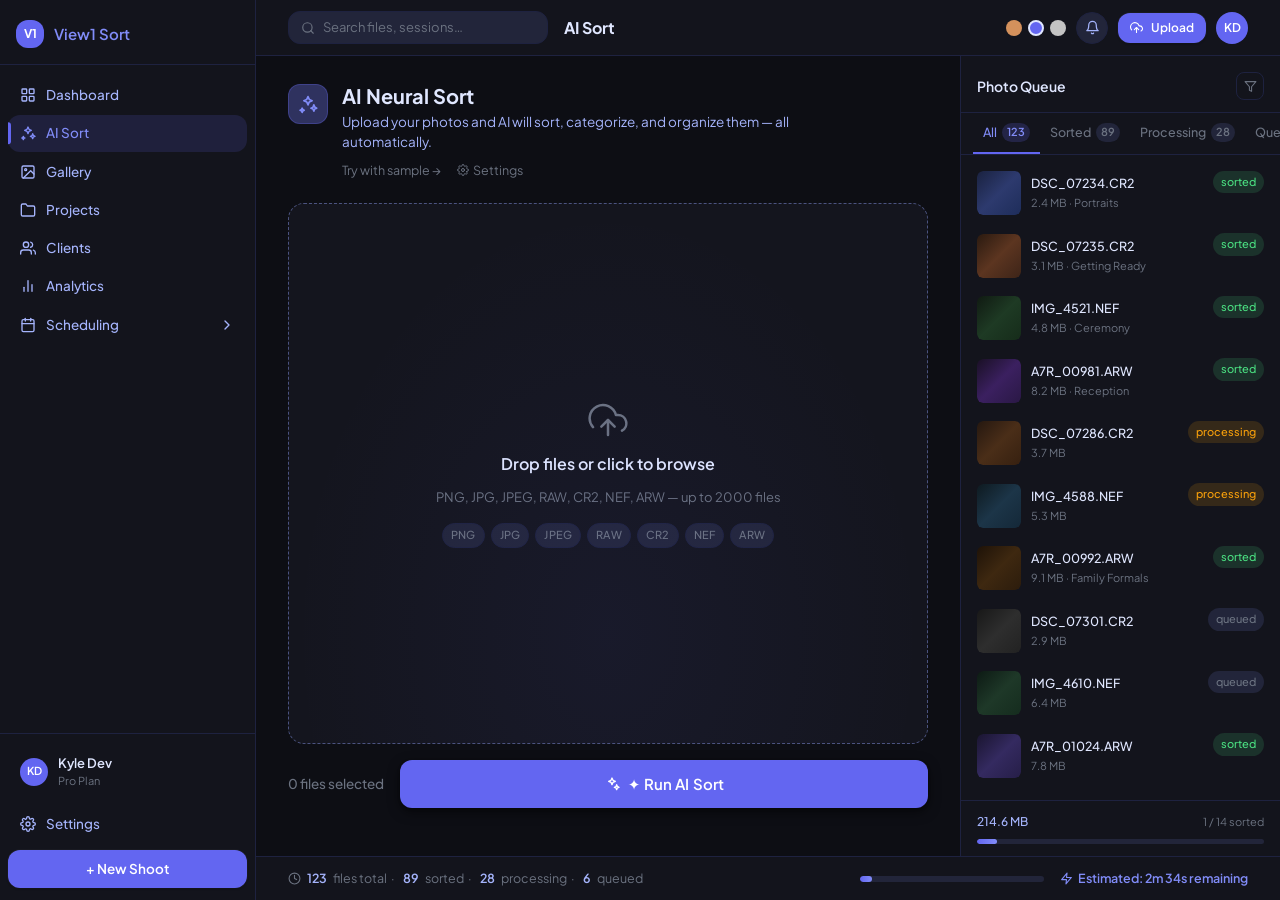
<file: ai-sort.html>
<!DOCTYPE html>
<html lang="en" data-theme="zinc">
<head>
  <meta charset="UTF-8" />
  <meta name="viewport" content="width=device-width, initial-scale=1.0" />
  <title>AI Sort — View1 Sort</title>
  <link rel="stylesheet" href="styles.css" />
  <style>
    /* ── Page-specific styles ── */

    /* Two-column layout inside .content */
    .ai-sort-layout {
      display: flex;
      gap: 0;
      height: 100%;
      overflow: hidden;
    }

    /* ── Left column ── */
    .ai-sort-main {
      flex: 1;
      display: flex;
      flex-direction: column;
      padding: 28px 32px 0;
      overflow-y: auto;
      min-width: 0;
    }

    .ai-sort-header {
      display: flex;
      align-items: flex-start;
      gap: 14px;
      margin-bottom: 24px;
    }

    .ai-icon-badge {
      width: 40px;
      height: 40px;
      border-radius: var(--radius-md);
      background: color-mix(in srgb, var(--accent) 20%, var(--surface-high));
      border: 1px solid color-mix(in srgb, var(--accent) 30%, transparent);
      display: flex;
      align-items: center;
      justify-content: center;
      color: var(--primary);
      flex-shrink: 0;
    }

    .ai-sort-title-block {
      flex: 1;
    }

    .ai-sort-title {
      font-weight: 700;
      font-size: 20px;
      color: var(--text);
      line-height: 1.2;
    }

    .ai-sort-subtitle {
      font-size: 13.5px;
      color: var(--text-dim);
      margin-top: 4px;
      line-height: 1.5;
      max-width: 520px;
    }

    .ai-sort-actions {
      display: flex;
      gap: 16px;
      margin-top: 8px;
    }

    .ai-sort-action-link {
      font-size: 12.5px;
      color: var(--text-muted);
      cursor: pointer;
      transition: color var(--t-micro);
      display: flex;
      align-items: center;
      gap: 4px;
    }

    .ai-sort-action-link:hover {
      color: var(--text-dim);
    }

    /* ── Drop zone ── */
    .dropzone-wrapper {
      flex: 1;
      display: flex;
      flex-direction: column;
      gap: 16px;
      padding-bottom: 24px;
    }

    .dropzone {
      flex: 1;
      min-height: 300px;
      border: 1.5px dashed var(--outline);
      border-radius: var(--radius-lg);
      background-color: color-mix(in srgb, var(--surface) 60%, transparent);
      display: flex;
      flex-direction: column;
      align-items: center;
      justify-content: center;
      gap: 12px;
      cursor: pointer;
      transition:
        background-color var(--t-medium),
        border-color var(--t-medium);
      position: relative;
      overflow: hidden;
    }

    .dropzone::before {
      content: '';
      position: absolute;
      inset: 0;
      background: radial-gradient(ellipse at 50% 80%, color-mix(in srgb, var(--accent) 6%, transparent) 0%, transparent 70%);
      pointer-events: none;
    }

    .dropzone:hover,
    .dropzone.drag-over {
      background-color: color-mix(in srgb, var(--surface-high) 70%, transparent);
      border-color: var(--accent);
    }

    .dropzone:hover .dropzone-icon,
    .dropzone.drag-over .dropzone-icon {
      color: var(--primary);
    }

    .dropzone-icon {
      width: 40px;
      height: 40px;
      color: var(--text-muted);
      transition: color var(--t-medium);
    }

    .dropzone-label {
      font-weight: 600;
      font-size: 16px;
      color: var(--text);
    }

    .dropzone-hint {
      font-size: 13px;
      color: var(--text-muted);
      text-align: center;
      max-width: 380px;
    }

    .dropzone-formats {
      display: flex;
      gap: 6px;
      flex-wrap: wrap;
      justify-content: center;
      margin-top: 4px;
    }

    .format-pill {
      padding: 3px 8px;
      border-radius: 999px;
      background-color: var(--surface-high);
      border: 1px solid var(--outline-v);
      font-size: 11px;
      font-weight: 500;
      color: var(--text-muted);
      letter-spacing: 0.02em;
    }

    /* ── Bottom bar ── */
    .sort-bottom-bar {
      display: flex;
      align-items: center;
      gap: 16px;
      padding-bottom: 24px;
    }

    .sort-file-count {
      font-size: 13.5px;
      font-weight: 500;
      color: var(--text-muted);
      white-space: nowrap;
    }

    .btn-run-sort {
      flex: 1;
      height: 48px;
      background-color: var(--accent);
      color: var(--on-primary);
      border-radius: var(--radius-md);
      border: none;
      font-weight: 600;
      font-size: 15px;
      font-family: 'Plus Jakarta Sans', system-ui, sans-serif;
      cursor: pointer;
      display: flex;
      align-items: center;
      justify-content: center;
      gap: 8px;
      transition: box-shadow var(--t-micro), transform var(--t-micro), filter var(--t-micro);
      box-shadow: var(--shadow-2);
      letter-spacing: 0.01em;
    }

    .btn-run-sort:hover {
      box-shadow: var(--shadow-3);
      transform: translateY(-1px);
      filter: brightness(1.08);
    }

    .btn-run-sort:active {
      transform: translateY(0);
    }

    /* ── Footer ── */
    .ai-sort-footer {
      flex-shrink: 0;
      border-top: 1px solid var(--outline-v);
      padding: 12px 32px;
      display: flex;
      align-items: center;
      gap: 16px;
      background-color: var(--surface-low);
    }

    .progress-outer {
      flex: 1;
      height: 6px;
      background-color: var(--surface-high);
      border-radius: 999px;
      overflow: hidden;
    }

    .progress-inner {
      height: 100%;
      width: 7%; /* 1/14 sorted */
      background: linear-gradient(90deg, var(--primary-c), var(--primary));
      border-radius: 999px;
      transition: width 0.5s ease;
    }

    .footer-stat {
      font-size: 12.5px;
      color: var(--text-muted);
      white-space: nowrap;
      display: flex;
      align-items: center;
      gap: 6px;
    }

    .footer-stat strong {
      color: var(--text-dim);
      font-weight: 600;
    }

    .footer-eta {
      font-size: 12.5px;
      color: var(--primary);
      font-weight: 600;
      white-space: nowrap;
      display: flex;
      align-items: center;
      gap: 5px;
    }

    /* ── Right panel ── */
    .photo-queue-panel {
      width: 320px;
      flex-shrink: 0;
      border-left: 1px solid var(--outline-v);
      display: flex;
      flex-direction: column;
      background-color: var(--surface-low);
      overflow: hidden;
    }

    .queue-panel-header {
      display: flex;
      align-items: center;
      justify-content: space-between;
      padding: 16px 16px 12px;
      flex-shrink: 0;
      border-bottom: 1px solid var(--outline-v);
    }

    .queue-panel-title {
      font-weight: 600;
      font-size: 14px;
      color: var(--text);
    }

    .queue-filter-btn {
      width: 28px;
      height: 28px;
      border-radius: var(--radius-sm);
      background-color: transparent;
      border: 1px solid var(--outline-v);
      display: flex;
      align-items: center;
      justify-content: center;
      cursor: pointer;
      color: var(--text-muted);
      transition: background-color var(--t-micro), color var(--t-micro);
    }

    .queue-filter-btn:hover {
      background-color: var(--surface-high);
      color: var(--text);
    }

    /* Tabs */
    .queue-tabs {
      display: flex;
      padding: 0 12px;
      border-bottom: 1px solid var(--outline-v);
      flex-shrink: 0;
      gap: 0;
    }

    .queue-tab {
      padding: 10px 10px;
      font-size: 12.5px;
      font-weight: 500;
      color: var(--text-muted);
      cursor: pointer;
      border-bottom: 2px solid transparent;
      white-space: nowrap;
      transition: color var(--t-micro), border-color var(--t-micro);
      display: flex;
      align-items: center;
      gap: 5px;
      background: none;
      border-top: none;
      border-left: none;
      border-right: none;
      font-family: 'Plus Jakarta Sans', system-ui, sans-serif;
    }

    .queue-tab:hover {
      color: var(--text-dim);
    }

    .queue-tab.active {
      color: var(--primary);
      border-bottom-color: var(--accent);
    }

    .tab-count {
      font-size: 11px;
      font-weight: 600;
      padding: 1px 5px;
      border-radius: 999px;
      background-color: var(--surface-high);
      color: var(--text-muted);
    }

    .queue-tab.active .tab-count {
      background-color: color-mix(in srgb, var(--accent) 20%, transparent);
      color: var(--primary);
    }

    /* Queue list */
    .queue-list {
      flex: 1;
      overflow-y: auto;
      padding: 8px 8px;
      display: flex;
      flex-direction: column;
      gap: 2px;
    }

    .queue-item {
      display: flex;
      align-items: center;
      gap: 10px;
      padding: 8px;
      border-radius: var(--radius-sm);
      transition: background-color var(--t-micro);
      cursor: default;
    }

    .queue-item:hover {
      background-color: var(--surface-high);
    }

    .queue-thumb {
      width: 44px;
      height: 44px;
      border-radius: 6px;
      flex-shrink: 0;
      overflow: hidden;
      position: relative;
    }

    .queue-thumb-inner {
      width: 100%;
      height: 100%;
      border-radius: 6px;
    }

    .queue-item-info {
      flex: 1;
      min-width: 0;
    }

    .queue-item-name {
      font-size: 12.5px;
      font-weight: 500;
      color: var(--text);
      white-space: nowrap;
      overflow: hidden;
      text-overflow: ellipsis;
    }

    .queue-item-meta {
      font-size: 11px;
      color: var(--text-muted);
      margin-top: 2px;
    }

    .queue-item-right {
      display: flex;
      flex-direction: column;
      align-items: flex-end;
      gap: 4px;
      flex-shrink: 0;
    }

    .queue-dismiss {
      width: 18px;
      height: 18px;
      border-radius: 999px;
      background-color: var(--surface-high);
      border: none;
      display: flex;
      align-items: center;
      justify-content: center;
      cursor: pointer;
      color: var(--text-muted);
      opacity: 0;
      transition: opacity var(--t-micro), background-color var(--t-micro);
      font-size: 10px;
      line-height: 1;
    }

    .queue-item:hover .queue-dismiss {
      opacity: 1;
    }

    .queue-dismiss:hover {
      background-color: var(--surface-highest);
      color: var(--text);
    }

    /* Processing pulse animation */
    @keyframes pulse-opacity {
      0%, 100% { opacity: 1; }
      50% { opacity: 0.45; }
    }

    .badge-processing {
      background-color: rgba(245, 158, 11, 0.15);
      color: #f59e0b;
      animation: pulse-opacity 1.8s ease-in-out infinite;
    }

    /* Queue bottom */
    .queue-bottom {
      flex-shrink: 0;
      padding: 12px 16px;
      border-top: 1px solid var(--outline-v);
    }

    .queue-storage-row {
      display: flex;
      align-items: center;
      justify-content: space-between;
      margin-bottom: 8px;
    }

    .queue-storage-text {
      font-size: 12px;
      font-weight: 500;
      color: var(--text-dim);
    }

    .queue-storage-sub {
      font-size: 11px;
      color: var(--text-muted);
    }

    .queue-progress-outer {
      height: 5px;
      background-color: var(--surface-high);
      border-radius: 999px;
      overflow: hidden;
    }

    .queue-progress-inner {
      height: 100%;
      width: 7%;
      background: linear-gradient(90deg, var(--primary-c), var(--primary));
      border-radius: 999px;
      transition: width 0.5s ease;
    }
  </style>
</head>
<body>

<div class="app-layout">

  <!-- ═══════════════════════════════════
       SIDEBAR
  ═══════════════════════════════════ -->
  <aside class="sidebar">
    <div class="sidebar-logo">
      <div class="sidebar-logo-mark">V1</div>
      <span class="sidebar-logo-text">View1 Sort</span>
    </div>

    <nav class="sidebar-nav">
      <!-- Dashboard -->
      <a href="dashboard.html" class="nav-item">
        <svg viewBox="0 0 24 24" fill="none" stroke="currentColor" stroke-width="2" stroke-linecap="round" stroke-linejoin="round">
          <rect x="3" y="3" width="7" height="7" rx="1"/>
          <rect x="14" y="3" width="7" height="7" rx="1"/>
          <rect x="3" y="14" width="7" height="7" rx="1"/>
          <rect x="14" y="14" width="7" height="7" rx="1"/>
        </svg>
        Dashboard
      </a>

      <!-- AI Sort (active) -->
      <a href="ai-sort.html" class="nav-item active">
        <svg viewBox="0 0 24 24" fill="none" stroke="currentColor" stroke-width="2" stroke-linecap="round" stroke-linejoin="round">
          <path d="M12 3l1.5 3.5L17 8l-3.5 1.5L12 13l-1.5-3.5L7 8l3.5-1.5z"/>
          <path d="M19 13l1 2.5L22.5 17l-2.5 1L19 20.5l-1-2.5L15.5 17l2.5-1z"/>
          <path d="M5 17l.75 1.75L7.5 19.5l-1.75.75L5 22l-.75-1.75L2.5 19.5l1.75-.75z"/>
        </svg>
        AI Sort
      </a>

      <!-- Gallery -->
      <a href="gallery.html" class="nav-item">
        <svg viewBox="0 0 24 24" fill="none" stroke="currentColor" stroke-width="2" stroke-linecap="round" stroke-linejoin="round">
          <rect x="3" y="3" width="18" height="18" rx="2"/>
          <circle cx="8.5" cy="8.5" r="1.5"/>
          <polyline points="21 15 16 10 5 21"/>
        </svg>
        Gallery
      </a>

      <!-- Projects -->
      <a href="projects.html" class="nav-item">
        <svg viewBox="0 0 24 24" fill="none" stroke="currentColor" stroke-width="2" stroke-linecap="round" stroke-linejoin="round">
          <path d="M22 19a2 2 0 01-2 2H4a2 2 0 01-2-2V5a2 2 0 012-2h5l2 3h9a2 2 0 012 2z"/>
        </svg>
        Projects
      </a>

      <!-- Clients -->
      <a href="clients.html" class="nav-item">
        <svg viewBox="0 0 24 24" fill="none" stroke="currentColor" stroke-width="2" stroke-linecap="round" stroke-linejoin="round">
          <path d="M17 21v-2a4 4 0 00-4-4H5a4 4 0 00-4 4v2"/>
          <circle cx="9" cy="7" r="4"/>
          <path d="M23 21v-2a4 4 0 00-3-3.87"/>
          <path d="M16 3.13a4 4 0 010 7.75"/>
        </svg>
        Clients
      </a>

      <!-- Analytics -->
      <a href="analytics.html" class="nav-item">
        <svg viewBox="0 0 24 24" fill="none" stroke="currentColor" stroke-width="2" stroke-linecap="round" stroke-linejoin="round">
          <line x1="18" y1="20" x2="18" y2="10"/>
          <line x1="12" y1="20" x2="12" y2="4"/>
          <line x1="6" y1="20" x2="6" y2="14"/>
        </svg>
        Analytics
      </a>

      <!-- Scheduling -->
      <a href="#" class="nav-item" style="justify-content: space-between;">
        <span style="display:flex;align-items:center;gap:10px;">
          <svg viewBox="0 0 24 24" fill="none" stroke="currentColor" stroke-width="2" stroke-linecap="round" stroke-linejoin="round">
            <rect x="3" y="4" width="18" height="18" rx="2"/>
            <line x1="16" y1="2" x2="16" y2="6"/>
            <line x1="8" y1="2" x2="8" y2="6"/>
            <line x1="3" y1="10" x2="21" y2="10"/>
          </svg>
          Scheduling
        </span>
        <svg width="12" height="12" viewBox="0 0 24 24" fill="none" stroke="currentColor" stroke-width="2" stroke-linecap="round" stroke-linejoin="round">
          <polyline points="9 18 15 12 9 6"/>
        </svg>
      </a>
    </nav>

    <div class="sidebar-footer">
      <div class="sidebar-user">
        <div class="sidebar-avatar">KD</div>
        <div style="flex:1;min-width:0;">
          <div style="font-size:13px;font-weight:600;color:var(--text);" class="truncate">Kyle Dev</div>
          <div style="font-size:11px;color:var(--text-muted);">Pro Plan</div>
        </div>
      </div>

      <a href="#" class="nav-item">
        <svg viewBox="0 0 24 24" fill="none" stroke="currentColor" stroke-width="2" stroke-linecap="round" stroke-linejoin="round">
          <circle cx="12" cy="12" r="3"/>
          <path d="M19.4 15a1.65 1.65 0 00.33 1.82l.06.06a2 2 0 010 2.83 2 2 0 01-2.83 0l-.06-.06a1.65 1.65 0 00-1.82-.33 1.65 1.65 0 00-1 1.51V21a2 2 0 01-4 0v-.09A1.65 1.65 0 009 19.4a1.65 1.65 0 00-1.82.33l-.06.06a2 2 0 01-2.83-2.83l.06-.06A1.65 1.65 0 004.68 15a1.65 1.65 0 00-1.51-1H3a2 2 0 010-4h.09A1.65 1.65 0 004.6 9a1.65 1.65 0 00-.33-1.82l-.06-.06a2 2 0 012.83-2.83l.06.06A1.65 1.65 0 009 4.68a1.65 1.65 0 001-1.51V3a2 2 0 014 0v.09a1.65 1.65 0 001 1.51 1.65 1.65 0 001.82-.33l.06-.06a2 2 0 012.83 2.83l-.06.06A1.65 1.65 0 0019.4 9a1.65 1.65 0 001.51 1H21a2 2 0 010 4h-.09a1.65 1.65 0 00-1.51 1z"/>
        </svg>
        Settings
      </a>

      <button class="btn-new-shoot">+ New Shoot</button>
    </div>
  </aside>

  <!-- ═══════════════════════════════════
       MAIN AREA
  ═══════════════════════════════════ -->
  <div class="main">

    <!-- TOPBAR -->
    <header class="topbar">
      <div style="display:flex;align-items:center;gap:16px;">
        <div class="topbar-search">
          <svg width="14" height="14" viewBox="0 0 24 24" fill="none" stroke="currentColor" stroke-width="2" stroke-linecap="round" stroke-linejoin="round">
            <circle cx="11" cy="11" r="8"/>
            <line x1="21" y1="21" x2="16.65" y2="16.65"/>
          </svg>
          <input type="text" placeholder="Search files, sessions…" />
        </div>
        <span class="topbar-title">AI Sort</span>
      </div>

      <div class="topbar-actions">
        <!-- Theme switcher -->
        <div class="theme-switcher">
          <button class="theme-dot theme-dot-warm" title="Warm theme" onclick="setTheme('warm')" id="dot-warm"></button>
          <button class="theme-dot theme-dot-zinc active" title="Zinc theme" onclick="setTheme('zinc')" id="dot-zinc"></button>
          <button class="theme-dot theme-dot-mono" title="Mono theme" onclick="setTheme('mono')" id="dot-mono"></button>
        </div>

        <!-- Bell -->
        <button class="topbar-icon-btn" title="Notifications">
          <svg width="15" height="15" viewBox="0 0 24 24" fill="none" stroke="currentColor" stroke-width="2" stroke-linecap="round" stroke-linejoin="round">
            <path d="M18 8A6 6 0 006 8c0 7-3 9-3 9h18s-3-2-3-9"/>
            <path d="M13.73 21a2 2 0 01-3.46 0"/>
          </svg>
        </button>

        <!-- Upload -->
        <button class="btn btn-primary btn-sm">
          <svg width="13" height="13" viewBox="0 0 24 24" fill="none" stroke="currentColor" stroke-width="2" stroke-linecap="round" stroke-linejoin="round">
            <polyline points="16 16 12 12 8 16"/>
            <line x1="12" y1="12" x2="12" y2="21"/>
            <path d="M20.39 18.39A5 5 0 0018 9h-1.26A8 8 0 103 16.3"/>
          </svg>
          Upload
        </button>

        <!-- Avatar -->
        <div class="topbar-avatar">KD</div>
      </div>
    </header>

    <!-- TWO-COLUMN BODY -->
    <div class="ai-sort-layout">

      <!-- ── LEFT MAIN CONTENT ── -->
      <div class="ai-sort-main">

        <!-- Header -->
        <div class="ai-sort-header">
          <div class="ai-icon-badge">
            <svg width="20" height="20" viewBox="0 0 24 24" fill="none" stroke="currentColor" stroke-width="2" stroke-linecap="round" stroke-linejoin="round">
              <path d="M12 3l1.5 3.5L17 8l-3.5 1.5L12 13l-1.5-3.5L7 8l3.5-1.5z"/>
              <path d="M19 13l1 2.5L22.5 17l-2.5 1L19 20.5l-1-2.5L15.5 17l2.5-1z"/>
              <path d="M5 17l.75 1.75L7.5 19.5l-1.75.75L5 22l-.75-1.75L2.5 19.5l1.75-.75z"/>
            </svg>
          </div>
          <div class="ai-sort-title-block">
            <div class="ai-sort-title">AI Neural Sort</div>
            <div class="ai-sort-subtitle">Upload your photos and AI will sort, categorize, and organize them — all automatically.</div>
            <div class="ai-sort-actions">
              <span class="ai-sort-action-link">Try with sample →</span>
              <span class="ai-sort-action-link">
                <svg width="12" height="12" viewBox="0 0 24 24" fill="none" stroke="currentColor" stroke-width="2" stroke-linecap="round" stroke-linejoin="round">
                  <circle cx="12" cy="12" r="3"/>
                  <path d="M19.4 15a1.65 1.65 0 00.33 1.82l.06.06a2 2 0 010 2.83 2 2 0 01-2.83 0l-.06-.06a1.65 1.65 0 00-1.82-.33 1.65 1.65 0 00-1 1.51V21a2 2 0 01-4 0v-.09A1.65 1.65 0 009 19.4a1.65 1.65 0 00-1.82.33l-.06.06a2 2 0 01-2.83-2.83l.06-.06A1.65 1.65 0 004.68 15a1.65 1.65 0 00-1.51-1H3a2 2 0 010-4h.09A1.65 1.65 0 004.6 9a1.65 1.65 0 00-.33-1.82l-.06-.06a2 2 0 012.83-2.83l.06.06A1.65 1.65 0 009 4.68a1.65 1.65 0 001-1.51V3a2 2 0 014 0v.09a1.65 1.65 0 001 1.51 1.65 1.65 0 001.82-.33l.06-.06a2 2 0 012.83 2.83l-.06.06A1.65 1.65 0 0019.4 9a1.65 1.65 0 001.51 1H21a2 2 0 010 4h-.09a1.65 1.65 0 00-1.51 1z"/>
                </svg>
                Settings
              </span>
            </div>
          </div>
        </div>

        <!-- Dropzone + bottom bar -->
        <div class="dropzone-wrapper">
          <div class="dropzone" id="dropzone" onclick="triggerFileInput()">
            <!-- Cloud upload icon -->
            <svg class="dropzone-icon" viewBox="0 0 24 24" fill="none" stroke="currentColor" stroke-width="1.5" stroke-linecap="round" stroke-linejoin="round">
              <polyline points="16 16 12 12 8 16"/>
              <line x1="12" y1="12" x2="12" y2="21"/>
              <path d="M20.39 18.39A5 5 0 0018 9h-1.26A8 8 0 103 16.3"/>
            </svg>
            <span class="dropzone-label">Drop files or click to browse</span>
            <span class="dropzone-hint">PNG, JPG, JPEG, RAW, CR2, NEF, ARW — up to 2000 files</span>
            <div class="dropzone-formats">
              <span class="format-pill">PNG</span>
              <span class="format-pill">JPG</span>
              <span class="format-pill">JPEG</span>
              <span class="format-pill">RAW</span>
              <span class="format-pill">CR2</span>
              <span class="format-pill">NEF</span>
              <span class="format-pill">ARW</span>
            </div>
          </div>
          <input type="file" id="file-input" multiple accept=".png,.jpg,.jpeg,.raw,.cr2,.nef,.arw" style="display:none;" onchange="handleFileSelect(event)" />

          <!-- Bottom bar -->
          <div class="sort-bottom-bar">
            <span class="sort-file-count" id="file-count-label">0 files selected</span>
            <button class="btn-run-sort" onclick="runAISort()">
              <svg width="16" height="16" viewBox="0 0 24 24" fill="none" stroke="currentColor" stroke-width="2" stroke-linecap="round" stroke-linejoin="round">
                <path d="M12 3l1.5 3.5L17 8l-3.5 1.5L12 13l-1.5-3.5L7 8l3.5-1.5z"/>
                <path d="M19 13l1 2.5L22.5 17l-2.5 1L19 20.5l-1-2.5L15.5 17l2.5-1z"/>
              </svg>
              ✦ Run AI Sort
            </button>
          </div>
        </div>

      </div><!-- /ai-sort-main -->

      <!-- ── RIGHT PANEL — PHOTO QUEUE ── -->
      <aside class="photo-queue-panel">

        <div class="queue-panel-header">
          <span class="queue-panel-title">Photo Queue</span>
          <button class="queue-filter-btn" title="Filter queue">
            <svg width="13" height="13" viewBox="0 0 24 24" fill="none" stroke="currentColor" stroke-width="2" stroke-linecap="round" stroke-linejoin="round">
              <polygon points="22 3 2 3 10 12.46 10 19 14 21 14 12.46 22 3"/>
            </svg>
          </button>
        </div>

        <!-- Tabs -->
        <div class="queue-tabs">
          <button class="queue-tab active" onclick="setQueueTab(this)">
            All <span class="tab-count">123</span>
          </button>
          <button class="queue-tab" onclick="setQueueTab(this)">
            Sorted <span class="tab-count">89</span>
          </button>
          <button class="queue-tab" onclick="setQueueTab(this)">
            Processing <span class="tab-count">28</span>
          </button>
          <button class="queue-tab" onclick="setQueueTab(this)">
            Queued <span class="tab-count">6</span>
          </button>
        </div>

        <!-- List -->
        <div class="queue-list">

          <!-- Sorted items -->
          <div class="queue-item">
            <div class="queue-thumb">
              <div class="queue-thumb-inner" style="background:linear-gradient(135deg,#1a2240 0%,#2d3a6e 50%,#1e2d5a 100%);"></div>
            </div>
            <div class="queue-item-info">
              <div class="queue-item-name">DSC_07234.CR2</div>
              <div class="queue-item-meta">2.4 MB · Portraits</div>
            </div>
            <div class="queue-item-right">
              <span class="badge badge-green">sorted</span>
              <button class="queue-dismiss">✕</button>
            </div>
          </div>

          <div class="queue-item">
            <div class="queue-thumb">
              <div class="queue-thumb-inner" style="background:linear-gradient(135deg,#2a1a10 0%,#5c3520 50%,#3d2418 100%);"></div>
            </div>
            <div class="queue-item-info">
              <div class="queue-item-name">DSC_07235.CR2</div>
              <div class="queue-item-meta">3.1 MB · Getting Ready</div>
            </div>
            <div class="queue-item-right">
              <span class="badge badge-green">sorted</span>
              <button class="queue-dismiss">✕</button>
            </div>
          </div>

          <div class="queue-item">
            <div class="queue-thumb">
              <div class="queue-thumb-inner" style="background:linear-gradient(135deg,#101a12 0%,#1e3a24 50%,#162c1a 100%);"></div>
            </div>
            <div class="queue-item-info">
              <div class="queue-item-name">IMG_4521.NEF</div>
              <div class="queue-item-meta">4.8 MB · Ceremony</div>
            </div>
            <div class="queue-item-right">
              <span class="badge badge-green">sorted</span>
              <button class="queue-dismiss">✕</button>
            </div>
          </div>

          <div class="queue-item">
            <div class="queue-thumb">
              <div class="queue-thumb-inner" style="background:linear-gradient(135deg,#1a1025 0%,#3b2060 50%,#2a1845 100%);"></div>
            </div>
            <div class="queue-item-info">
              <div class="queue-item-name">A7R_00981.ARW</div>
              <div class="queue-item-meta">8.2 MB · Reception</div>
            </div>
            <div class="queue-item-right">
              <span class="badge badge-green">sorted</span>
              <button class="queue-dismiss">✕</button>
            </div>
          </div>

          <!-- Processing items (pulsing badge) -->
          <div class="queue-item">
            <div class="queue-thumb">
              <div class="queue-thumb-inner" style="background:linear-gradient(135deg,#251810 0%,#4a2e18 50%,#362010 100%);"></div>
            </div>
            <div class="queue-item-info">
              <div class="queue-item-name">DSC_07286.CR2</div>
              <div class="queue-item-meta">3.7 MB</div>
            </div>
            <div class="queue-item-right">
              <span class="badge badge-processing">processing</span>
              <button class="queue-dismiss">✕</button>
            </div>
          </div>

          <div class="queue-item">
            <div class="queue-thumb">
              <div class="queue-thumb-inner" style="background:linear-gradient(135deg,#0e1a20 0%,#1c3548 50%,#142838 100%);"></div>
            </div>
            <div class="queue-item-info">
              <div class="queue-item-name">IMG_4588.NEF</div>
              <div class="queue-item-meta">5.3 MB</div>
            </div>
            <div class="queue-item-right">
              <span class="badge badge-processing">processing</span>
              <button class="queue-dismiss">✕</button>
            </div>
          </div>

          <!-- More sorted -->
          <div class="queue-item">
            <div class="queue-thumb">
              <div class="queue-thumb-inner" style="background:linear-gradient(135deg,#1e1208 0%,#3e2810 50%,#2c1c0c 100%);"></div>
            </div>
            <div class="queue-item-info">
              <div class="queue-item-name">A7R_00992.ARW</div>
              <div class="queue-item-meta">9.1 MB · Family Formals</div>
            </div>
            <div class="queue-item-right">
              <span class="badge badge-green">sorted</span>
              <button class="queue-dismiss">✕</button>
            </div>
          </div>

          <!-- Queued items -->
          <div class="queue-item">
            <div class="queue-thumb">
              <div class="queue-thumb-inner" style="background:linear-gradient(135deg,#181818 0%,#2e2e2e 50%,#222222 100%);"></div>
            </div>
            <div class="queue-item-info">
              <div class="queue-item-name">DSC_07301.CR2</div>
              <div class="queue-item-meta">2.9 MB</div>
            </div>
            <div class="queue-item-right">
              <span class="badge badge-muted">queued</span>
              <button class="queue-dismiss">✕</button>
            </div>
          </div>

          <div class="queue-item">
            <div class="queue-thumb">
              <div class="queue-thumb-inner" style="background:linear-gradient(135deg,#0d1a14 0%,#1e3828 50%,#152c1e 100%);"></div>
            </div>
            <div class="queue-item-info">
              <div class="queue-item-name">IMG_4610.NEF</div>
              <div class="queue-item-meta">6.4 MB</div>
            </div>
            <div class="queue-item-right">
              <span class="badge badge-muted">queued</span>
              <button class="queue-dismiss">✕</button>
            </div>
          </div>

          <div class="queue-item">
            <div class="queue-thumb">
              <div class="queue-thumb-inner" style="background:linear-gradient(135deg,#1a1530 0%,#342a60 50%,#261e48 100%);"></div>
            </div>
            <div class="queue-item-info">
              <div class="queue-item-name">A7R_01024.ARW</div>
              <div class="queue-item-meta">7.8 MB</div>
            </div>
            <div class="queue-item-right">
              <span class="badge badge-green">sorted</span>
              <button class="queue-dismiss">✕</button>
            </div>
          </div>

        </div><!-- /queue-list -->

        <!-- Queue bottom progress -->
        <div class="queue-bottom">
          <div class="queue-storage-row">
            <span class="queue-storage-text">214.6 MB</span>
            <span class="queue-storage-sub">1 / 14 sorted</span>
          </div>
          <div class="queue-progress-outer">
            <div class="queue-progress-inner" id="queue-progress"></div>
          </div>
        </div>

      </aside><!-- /photo-queue-panel -->

    </div><!-- /ai-sort-layout -->

    <!-- FOOTER -->
    <footer class="ai-sort-footer">
      <div class="footer-stat">
        <svg width="13" height="13" viewBox="0 0 24 24" fill="none" stroke="currentColor" stroke-width="2" stroke-linecap="round" stroke-linejoin="round">
          <circle cx="12" cy="12" r="10"/>
          <polyline points="12 6 12 12 16 14"/>
        </svg>
        <strong>123</strong> files total &nbsp;·&nbsp; <strong>89</strong> sorted &nbsp;·&nbsp; <strong>28</strong> processing &nbsp;·&nbsp; <strong>6</strong> queued
      </div>
      <div style="flex:1;"></div>
      <div class="progress-outer">
        <div class="progress-inner"></div>
      </div>
      <div class="footer-eta">
        <svg width="13" height="13" viewBox="0 0 24 24" fill="none" stroke="currentColor" stroke-width="2" stroke-linecap="round" stroke-linejoin="round">
          <polygon points="13 2 3 14 12 14 11 22 21 10 12 10 13 2"/>
        </svg>
        Estimated: 2m 34s remaining
      </div>
    </footer>

  </div><!-- /main -->

</div><!-- /app-layout -->

<script>
  /* ── Theme Switcher ── */
  function setTheme(theme) {
    document.documentElement.setAttribute('data-theme', theme === 'warm' ? '' : theme);
    if (theme === 'warm') {
      document.documentElement.removeAttribute('data-theme');
    }
    ['warm', 'zinc', 'mono'].forEach(t => {
      document.getElementById('dot-' + t)?.classList.remove('active');
    });
    document.getElementById('dot-' + theme)?.classList.add('active');
    localStorage.setItem('v1-theme', theme);
  }

  /* ── Restore saved theme ── */
  (function() {
    const saved = localStorage.getItem('v1-theme');
    if (saved && saved !== 'zinc') setTheme(saved);
  })();

  /* ── Queue tab switcher ── */
  function setQueueTab(el) {
    document.querySelectorAll('.queue-tab').forEach(t => t.classList.remove('active'));
    el.classList.add('active');
  }

  /* ── Dropzone drag events ── */
  const dz = document.getElementById('dropzone');
  ['dragenter', 'dragover'].forEach(evt => {
    dz.addEventListener(evt, e => { e.preventDefault(); dz.classList.add('drag-over'); });
  });
  ['dragleave', 'drop'].forEach(evt => {
    dz.addEventListener(evt, e => { e.preventDefault(); dz.classList.remove('drag-over'); });
  });
  dz.addEventListener('drop', e => {
    const files = e.dataTransfer?.files;
    if (files?.length) updateFileCount(files.length);
  });

  /* ── File input ── */
  function triggerFileInput() {
    document.getElementById('file-input').click();
  }

  function handleFileSelect(e) {
    updateFileCount(e.target.files.length);
  }

  function updateFileCount(n) {
    document.getElementById('file-count-label').textContent =
      n === 1 ? '1 file selected' : n + ' files selected';
  }

  /* ── Run AI Sort (visual demo) ── */
  function runAISort() {
    const btn = document.querySelector('.btn-run-sort');
    btn.textContent = '⚡ Sorting…';
    btn.style.opacity = '0.75';
    btn.style.cursor = 'not-allowed';
    setTimeout(() => {
      btn.innerHTML = '<svg width="16" height="16" viewBox="0 0 24 24" fill="none" stroke="currentColor" stroke-width="2" stroke-linecap="round" stroke-linejoin="round"><path d="M12 3l1.5 3.5L17 8l-3.5 1.5L12 13l-1.5-3.5L7 8l3.5-1.5z"/><path d="M19 13l1 2.5L22.5 17l-2.5 1L19 20.5l-1-2.5L15.5 17l2.5-1z"/></svg> ✦ Run AI Sort';
      btn.style.opacity = '1';
      btn.style.cursor = 'pointer';
    }, 2000);
  }
</script>

</body>
</html>
</file>
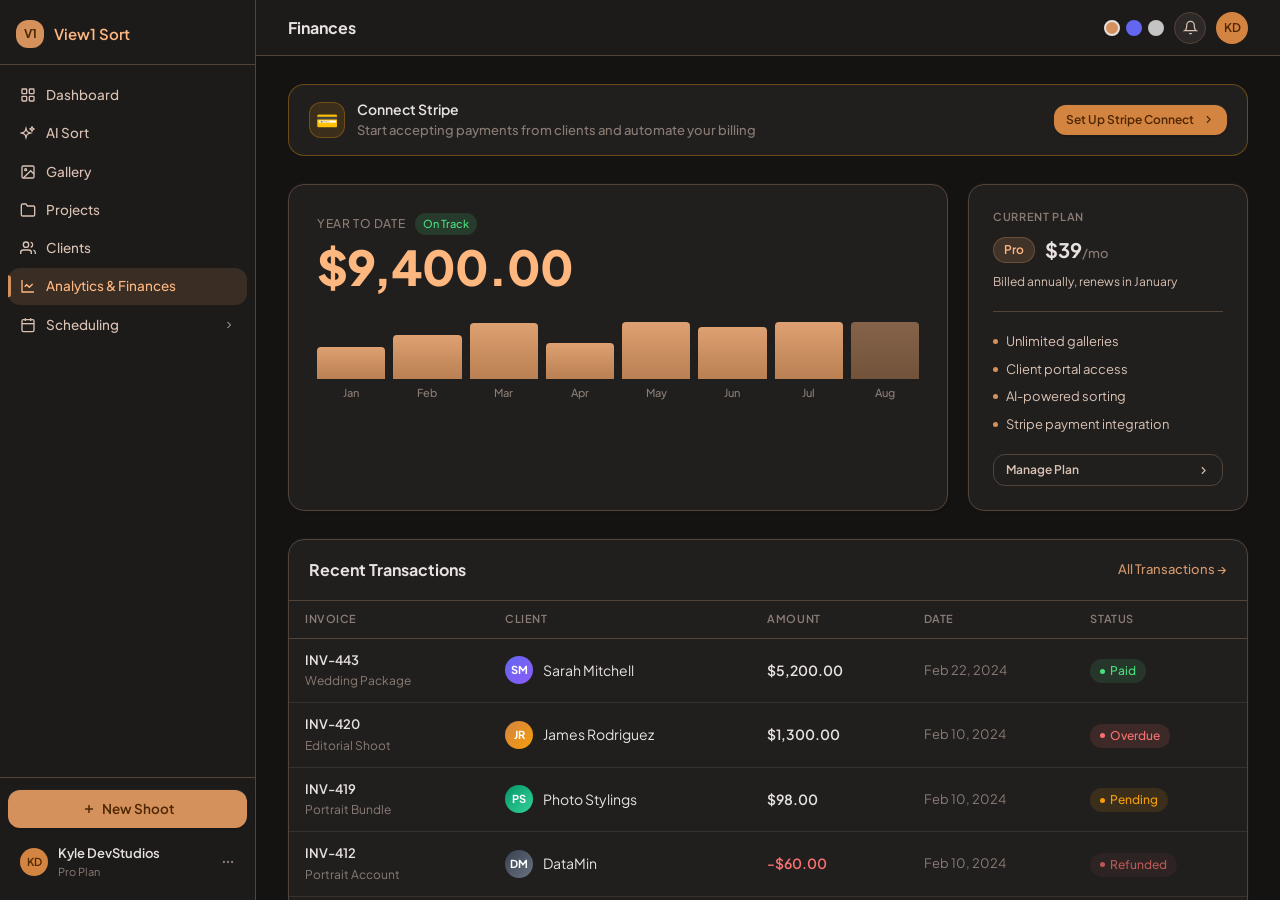
<file: analytics.html>
<!DOCTYPE html>
<html lang="en" data-theme="">
<head>
  <meta charset="UTF-8" />
  <meta name="viewport" content="width=device-width, initial-scale=1.0" />
  <title>Finances — View1 Sort</title>
  <link rel="stylesheet" href="styles.css" />
  <style>
    /* ── Page-specific styles ── */

    /* Stripe Banner */
    .stripe-banner {
      display: flex;
      align-items: center;
      justify-content: space-between;
      gap: 16px;
      padding: 14px 20px;
      background-color: var(--surface);
      border: 1px solid color-mix(in srgb, #f59e0b 35%, transparent);
      border-radius: var(--radius-lg);
      margin-bottom: 28px;
    }
    .stripe-banner-left {
      display: flex;
      align-items: center;
      gap: 12px;
      font-size: 14px;
      font-weight: 500;
      color: var(--text-dim);
    }
    .stripe-banner-icon {
      width: 36px;
      height: 36px;
      background-color: color-mix(in srgb, #f59e0b 12%, transparent);
      border: 1px solid color-mix(in srgb, #f59e0b 30%, transparent);
      border-radius: var(--radius-md);
      display: flex;
      align-items: center;
      justify-content: center;
      font-size: 18px;
      flex-shrink: 0;
    }

    /* YTD + Chart */
    .finance-grid {
      display: grid;
      grid-template-columns: 1fr 280px;
      gap: 20px;
      margin-bottom: 28px;
    }
    .ytd-card {
      background-color: var(--surface);
      border: 1px solid var(--outline-v);
      border-radius: var(--radius-lg);
      padding: 28px 28px 24px;
      box-shadow: var(--shadow-1);
    }
    .ytd-label-row {
      display: flex;
      align-items: center;
      gap: 10px;
      margin-bottom: 6px;
    }
    .ytd-label {
      font-size: 12px;
      font-weight: 500;
      color: var(--text-muted);
      text-transform: uppercase;
      letter-spacing: 0.05em;
    }
    .ytd-amount {
      font-size: 48px;
      font-weight: 800;
      color: var(--primary);
      line-height: 1.1;
      margin-bottom: 28px;
      letter-spacing: -0.02em;
    }

    /* Bar Chart */
    .bar-chart {
      display: flex;
      align-items: flex-end;
      gap: 8px;
      height: 80px;
    }
    .bar-col {
      flex: 1;
      display: flex;
      flex-direction: column;
      align-items: center;
      gap: 6px;
      height: 100%;
      justify-content: flex-end;
    }
    .bar {
      width: 100%;
      border-radius: 4px 4px 0 0;
      background: linear-gradient(180deg, var(--primary) 0%, var(--accent) 100%);
      opacity: 0.85;
      transition: opacity var(--t-micro), transform var(--t-micro);
    }
    .bar:hover {
      opacity: 1;
      transform: scaleY(1.04);
      transform-origin: bottom;
    }
    .bar-month {
      font-size: 11px;
      font-weight: 500;
      color: var(--text-muted);
    }

    /* Plan Card */
    .plan-card {
      background-color: var(--surface);
      border: 1px solid var(--outline-v);
      border-radius: var(--radius-lg);
      padding: 24px;
      box-shadow: var(--shadow-1);
      display: flex;
      flex-direction: column;
      gap: 20px;
    }
    .plan-label {
      font-size: 11px;
      font-weight: 600;
      color: var(--text-muted);
      text-transform: uppercase;
      letter-spacing: 0.06em;
    }
    .plan-header {
      display: flex;
      align-items: center;
      gap: 10px;
    }
    .plan-price {
      font-size: 20px;
      font-weight: 700;
      color: var(--text);
    }
    .badge-accent {
      background-color: color-mix(in srgb, var(--accent) 18%, transparent);
      color: var(--primary);
      border: 1px solid color-mix(in srgb, var(--accent) 30%, transparent);
      padding: 3px 10px;
      border-radius: 999px;
      font-size: 12px;
      font-weight: 600;
    }
    .plan-renew {
      font-size: 12px;
      color: var(--text-dim);
    }
    .plan-divider {
      width: 100%;
      height: 1px;
      background-color: var(--outline-v);
    }
    .plan-feature {
      display: flex;
      align-items: center;
      gap: 8px;
      font-size: 13px;
      color: var(--text-dim);
    }
    .plan-feature-dot {
      width: 5px;
      height: 5px;
      border-radius: 50%;
      background-color: var(--accent);
      flex-shrink: 0;
    }

    /* Transactions */
    .transactions-card {
      background-color: var(--surface);
      border: 1px solid var(--outline-v);
      border-radius: var(--radius-lg);
      box-shadow: var(--shadow-1);
      overflow: hidden;
    }
    .transactions-header {
      display: flex;
      align-items: center;
      justify-content: space-between;
      padding: 18px 20px;
      border-bottom: 1px solid var(--outline-v);
    }
    .transactions-title {
      font-size: 16px;
      font-weight: 700;
      color: var(--text);
    }
    .link-subtle {
      font-size: 13px;
      font-weight: 500;
      color: var(--primary);
      opacity: 0.8;
      transition: opacity var(--t-micro);
    }
    .link-subtle:hover { opacity: 1; }

    .invoice-id {
      font-size: 13px;
      font-weight: 600;
      color: var(--text);
    }
    .invoice-desc {
      font-size: 12px;
      color: var(--text-muted);
      margin-top: 2px;
    }
    .amount-positive { color: var(--text); font-weight: 600; }
    .amount-negative { color: #f87171; font-weight: 600; }

    /* Status chips */
    .status-chip {
      display: inline-flex;
      align-items: center;
      gap: 5px;
      padding: 3px 10px;
      border-radius: 999px;
      font-size: 12px;
      font-weight: 500;
    }
    .status-chip::before {
      content: '';
      width: 5px;
      height: 5px;
      border-radius: 50%;
      flex-shrink: 0;
    }
    .status-paid {
      background-color: rgba(74,222,128,0.12);
      color: #4ade80;
    }
    .status-paid::before { background-color: #4ade80; }
    .status-overdue {
      background-color: rgba(248,113,113,0.12);
      color: #f87171;
    }
    .status-overdue::before { background-color: #f87171; }
    .status-pending {
      background-color: rgba(245,158,11,0.12);
      color: #f59e0b;
    }
    .status-pending::before { background-color: #f59e0b; }
    .status-refunded {
      background-color: rgba(248,113,113,0.07);
      color: #f87171;
      opacity: 0.7;
    }
    .status-refunded::before { background-color: #f87171; }
  </style>
</head>
<body>
<div class="app-layout">

  <!-- Sidebar -->
  <aside class="sidebar">
    <div class="sidebar-logo">
      <div class="sidebar-logo-mark">V1</div>
      <span class="sidebar-logo-text">View1 Sort</span>
    </div>

    <nav class="sidebar-nav">
      <a href="dashboard.html" class="nav-item">
        <svg viewBox="0 0 24 24" fill="none" stroke="currentColor" stroke-width="2"><rect x="3" y="3" width="7" height="7" rx="1"/><rect x="14" y="3" width="7" height="7" rx="1"/><rect x="3" y="14" width="7" height="7" rx="1"/><rect x="14" y="14" width="7" height="7" rx="1"/></svg>
        Dashboard
      </a>
      <a href="ai-sort.html" class="nav-item">
        <svg viewBox="0 0 24 24" fill="none" stroke="currentColor" stroke-width="2"><path d="M9.813 15.904 9 18.75l-.813-2.846a4.5 4.5 0 0 0-3.09-3.09L2.25 12l2.846-.813a4.5 4.5 0 0 0 3.09-3.09L9 5.25l.813 2.846a4.5 4.5 0 0 0 3.09 3.09L15.75 12l-2.846.813a4.5 4.5 0 0 0-3.09 3.09Z"/><path d="M18.259 8.715 18 9.75l-.259-1.035a3.375 3.375 0 0 0-2.455-2.456L14.25 6l1.036-.259a3.375 3.375 0 0 0 2.455-2.456L18 2.25l.259 1.035a3.375 3.375 0 0 0 2.456 2.456L21.75 6l-1.035.259a3.375 3.375 0 0 0-2.456 2.456Z"/></svg>
        AI Sort
      </a>
      <a href="gallery.html" class="nav-item">
        <svg viewBox="0 0 24 24" fill="none" stroke="currentColor" stroke-width="2"><rect x="3" y="3" width="18" height="18" rx="2"/><circle cx="8.5" cy="8.5" r="1.5"/><path d="m21 15-5-5L5 21"/></svg>
        Gallery
      </a>
      <a href="projects.html" class="nav-item">
        <svg viewBox="0 0 24 24" fill="none" stroke="currentColor" stroke-width="2"><path d="M22 19a2 2 0 0 1-2 2H4a2 2 0 0 1-2-2V5a2 2 0 0 1 2-2h5l2 3h9a2 2 0 0 1 2 2z"/></svg>
        Projects
      </a>
      <a href="clients.html" class="nav-item">
        <svg viewBox="0 0 24 24" fill="none" stroke="currentColor" stroke-width="2"><path d="M17 21v-2a4 4 0 0 0-4-4H5a4 4 0 0 0-4 4v2"/><circle cx="9" cy="7" r="4"/><path d="M23 21v-2a4 4 0 0 0-3-3.87"/><path d="M16 3.13a4 4 0 0 1 0 7.75"/></svg>
        Clients
      </a>
      <a href="analytics.html" class="nav-item active">
        <svg viewBox="0 0 24 24" fill="none" stroke="currentColor" stroke-width="2"><path d="M3 3v18h18"/><path d="m19 9-5 5-4-4-3 3"/></svg>
        Analytics &amp; Finances
      </a>
      <button class="nav-item" style="justify-content: space-between;">
        <span style="display:flex;align-items:center;gap:10px;">
          <svg viewBox="0 0 24 24" fill="none" stroke="currentColor" stroke-width="2"><rect x="3" y="4" width="18" height="18" rx="2"/><line x1="16" y1="2" x2="16" y2="6"/><line x1="8" y1="2" x2="8" y2="6"/><line x1="3" y1="10" x2="21" y2="10"/></svg>
          Scheduling
        </span>
        <svg viewBox="0 0 24 24" fill="none" stroke="currentColor" stroke-width="2" style="width:12px;height:12px;"><path d="m9 18 6-6-6-6"/></svg>
      </button>
    </nav>

    <div class="sidebar-footer">
      <button class="btn-new-shoot">
        <svg viewBox="0 0 24 24" fill="none" stroke="currentColor" stroke-width="2.5" style="width:14px;height:14px;"><line x1="12" y1="5" x2="12" y2="19"/><line x1="5" y1="12" x2="19" y2="12"/></svg>
        New Shoot
      </button>
      <div class="sidebar-user">
        <div class="sidebar-avatar">KD</div>
        <div style="flex:1;min-width:0;">
          <div style="font-size:13px;font-weight:600;color:var(--text);" class="truncate">Kyle DevStudios</div>
          <div style="font-size:11px;color:var(--text-muted);" class="truncate">Pro Plan</div>
        </div>
        <svg viewBox="0 0 24 24" fill="none" stroke="currentColor" stroke-width="2" style="width:14px;height:14px;color:var(--text-muted);flex-shrink:0;"><circle cx="12" cy="12" r="1"/><circle cx="19" cy="12" r="1"/><circle cx="5" cy="12" r="1"/></svg>
      </div>
    </div>
  </aside>

  <!-- Main -->
  <div class="main">
    <!-- Topbar -->
    <header class="topbar">
      <span class="topbar-title">Finances</span>
      <div class="topbar-actions">
        <div class="theme-switcher">
          <div class="theme-dot theme-dot-warm active" title="Warm" onclick="setTheme('')"></div>
          <div class="theme-dot theme-dot-zinc" title="Zinc" onclick="setTheme('zinc')"></div>
          <div class="theme-dot theme-dot-mono" title="Mono" onclick="setTheme('mono')"></div>
        </div>
        <button class="topbar-icon-btn" title="Notifications">
          <svg viewBox="0 0 24 24" fill="none" stroke="currentColor" stroke-width="2" style="width:15px;height:15px;"><path d="M18 8A6 6 0 0 0 6 8c0 7-3 9-3 9h18s-3-2-3-9"/><path d="M13.73 21a2 2 0 0 1-3.46 0"/></svg>
        </button>
        <div class="topbar-avatar">KD</div>
      </div>
    </header>

    <!-- Content -->
    <div class="content">

      <!-- Stripe Banner -->
      <div class="stripe-banner">
        <div class="stripe-banner-left">
          <div class="stripe-banner-icon">💳</div>
          <div>
            <div style="color:var(--text);font-weight:600;font-size:14px;">Connect Stripe</div>
            <div style="color:var(--text-muted);font-size:13px;margin-top:1px;">Start accepting payments from clients and automate your billing</div>
          </div>
        </div>
        <button class="btn btn-primary btn-sm">
          Set Up Stripe Connect
          <svg viewBox="0 0 24 24" fill="none" stroke="currentColor" stroke-width="2" style="width:13px;height:13px;"><path d="m9 18 6-6-6-6"/></svg>
        </button>
      </div>

      <!-- Finance Grid -->
      <div class="finance-grid">

        <!-- YTD Card -->
        <div class="ytd-card">
          <div class="ytd-label-row">
            <span class="ytd-label">Year to Date</span>
            <span class="badge badge-green">On Track</span>
          </div>
          <div class="ytd-amount">$9,400.00</div>

          <!-- Bar chart -->
          <div class="bar-chart">
            <div class="bar-col">
              <div class="bar" style="height:40%;" title="Jan · $1,200"></div>
              <span class="bar-month">Jan</span>
            </div>
            <div class="bar-col">
              <div class="bar" style="height:55%;" title="Feb · $1,650"></div>
              <span class="bar-month">Feb</span>
            </div>
            <div class="bar-col">
              <div class="bar" style="height:70%;" title="Mar · $2,100"></div>
              <span class="bar-month">Mar</span>
            </div>
            <div class="bar-col">
              <div class="bar" style="height:45%;" title="Apr · $1,350"></div>
              <span class="bar-month">Apr</span>
            </div>
            <div class="bar-col">
              <div class="bar" style="height:80%;" title="May · $2,400"></div>
              <span class="bar-month">May</span>
            </div>
            <div class="bar-col">
              <div class="bar" style="height:65%;" title="Jun · $1,950"></div>
              <span class="bar-month">Jun</span>
            </div>
            <div class="bar-col">
              <div class="bar" style="height:90%;" title="Jul · $2,700"></div>
              <span class="bar-month">Jul</span>
            </div>
            <div class="bar-col">
              <div class="bar" style="height:75%; opacity:0.45;" title="Aug · $2,250"></div>
              <span class="bar-month">Aug</span>
            </div>
          </div>
        </div>

        <!-- Plan Card -->
        <div class="plan-card">
          <div>
            <div class="plan-label">Current Plan</div>
            <div class="plan-header" style="margin-top:10px;">
              <span class="badge-accent">Pro</span>
              <span class="plan-price">$39<span style="font-size:13px;font-weight:500;color:var(--text-muted);">/mo</span></span>
            </div>
            <div class="plan-renew" style="margin-top:8px;">Billed annually, renews in January</div>
          </div>

          <div class="plan-divider"></div>

          <div style="display:flex;flex-direction:column;gap:8px;">
            <div class="plan-feature"><span class="plan-feature-dot"></span>Unlimited galleries</div>
            <div class="plan-feature"><span class="plan-feature-dot"></span>Client portal access</div>
            <div class="plan-feature"><span class="plan-feature-dot"></span>AI-powered sorting</div>
            <div class="plan-feature"><span class="plan-feature-dot"></span>Stripe payment integration</div>
          </div>

          <button class="btn btn-ghost btn-sm" style="justify-content:space-between;border:1px solid var(--outline-v);">
            Manage Plan
            <svg viewBox="0 0 24 24" fill="none" stroke="currentColor" stroke-width="2" style="width:13px;height:13px;"><path d="m9 18 6-6-6-6"/></svg>
          </button>
        </div>
      </div>

      <!-- Transactions -->
      <div class="transactions-card">
        <div class="transactions-header">
          <div>
            <div class="transactions-title">Recent Transactions</div>
          </div>
          <a href="#" class="link-subtle">All Transactions →</a>
        </div>

        <table class="table">
          <thead>
            <tr>
              <th>Invoice</th>
              <th>Client</th>
              <th>Amount</th>
              <th>Date</th>
              <th>Status</th>
            </tr>
          </thead>
          <tbody>
            <tr>
              <td>
                <div class="invoice-id">INV-443</div>
                <div class="invoice-desc">Wedding Package</div>
              </td>
              <td>
                <div style="display:flex;align-items:center;gap:10px;">
                  <div style="width:28px;height:28px;border-radius:50%;background:linear-gradient(135deg,#6366f1,#8b5cf6);display:flex;align-items:center;justify-content:center;font-size:11px;font-weight:700;color:#fff;flex-shrink:0;">SM</div>
                  <span style="font-size:14px;color:var(--text);">Sarah Mitchell</span>
                </div>
              </td>
              <td><span class="amount-positive">$5,200.00</span></td>
              <td style="color:var(--text-muted);font-size:13px;">Feb 22, 2024</td>
              <td><span class="status-chip status-paid">Paid</span></td>
            </tr>
            <tr>
              <td>
                <div class="invoice-id">INV-420</div>
                <div class="invoice-desc">Editorial Shoot</div>
              </td>
              <td>
                <div style="display:flex;align-items:center;gap:10px;">
                  <div style="width:28px;height:28px;border-radius:50%;background:linear-gradient(135deg,#d48441,#f59e0b);display:flex;align-items:center;justify-content:center;font-size:11px;font-weight:700;color:#fff;flex-shrink:0;">JR</div>
                  <span style="font-size:14px;color:var(--text);">James Rodriguez</span>
                </div>
              </td>
              <td><span class="amount-positive">$1,300.00</span></td>
              <td style="color:var(--text-muted);font-size:13px;">Feb 10, 2024</td>
              <td><span class="status-chip status-overdue">Overdue</span></td>
            </tr>
            <tr>
              <td>
                <div class="invoice-id">INV-419</div>
                <div class="invoice-desc">Portrait Bundle</div>
              </td>
              <td>
                <div style="display:flex;align-items:center;gap:10px;">
                  <div style="width:28px;height:28px;border-radius:50%;background:linear-gradient(135deg,#059669,#34d399);display:flex;align-items:center;justify-content:center;font-size:11px;font-weight:700;color:#fff;flex-shrink:0;">PS</div>
                  <span style="font-size:14px;color:var(--text);">Photo Stylings</span>
                </div>
              </td>
              <td><span class="amount-positive">$98.00</span></td>
              <td style="color:var(--text-muted);font-size:13px;">Feb 10, 2024</td>
              <td><span class="status-chip status-pending">Pending</span></td>
            </tr>
            <tr>
              <td>
                <div class="invoice-id">INV-412</div>
                <div class="invoice-desc">Portrait Account</div>
              </td>
              <td>
                <div style="display:flex;align-items:center;gap:10px;">
                  <div style="width:28px;height:28px;border-radius:50%;background:linear-gradient(135deg,#374151,#6b7280);display:flex;align-items:center;justify-content:center;font-size:11px;font-weight:700;color:#fff;flex-shrink:0;">DM</div>
                  <span style="font-size:14px;color:var(--text);">DataMin</span>
                </div>
              </td>
              <td><span class="amount-negative">-$60.00</span></td>
              <td style="color:var(--text-muted);font-size:13px;">Feb 10, 2024</td>
              <td><span class="status-chip status-refunded">Refunded</span></td>
            </tr>
            <tr>
              <td>
                <div class="invoice-id">INV-404</div>
                <div class="invoice-desc">Event Coverage</div>
              </td>
              <td>
                <div style="display:flex;align-items:center;gap:10px;">
                  <div style="width:28px;height:28px;border-radius:50%;background:linear-gradient(135deg,#be185d,#f472b6);display:flex;align-items:center;justify-content:center;font-size:11px;font-weight:700;color:#fff;flex-shrink:0;">PF</div>
                  <span style="font-size:14px;color:var(--text);">Photo Film</span>
                </div>
              </td>
              <td><span class="amount-positive">$5,100.00</span></td>
              <td style="color:var(--text-muted);font-size:13px;">Feb 8, 2024</td>
              <td><span class="status-chip status-paid">Paid</span></td>
            </tr>
          </tbody>
        </table>
      </div>

    </div><!-- /content -->
  </div><!-- /main -->
</div><!-- /app-layout -->

<script>
  function setTheme(t) {
    document.documentElement.setAttribute('data-theme', t);
    localStorage.setItem('v1-theme', t);
    document.querySelectorAll('.theme-dot').forEach(d => d.classList.remove('active'));
    const map = { '': 'theme-dot-warm', 'zinc': 'theme-dot-zinc', 'mono': 'theme-dot-mono' };
    const sel = document.querySelector('.' + map[t]);
    if (sel) sel.classList.add('active');
  }
  (function() {
    const saved = localStorage.getItem('v1-theme') || '';
    setTheme(saved);
  })();
</script>
</body>
</html>
</file>
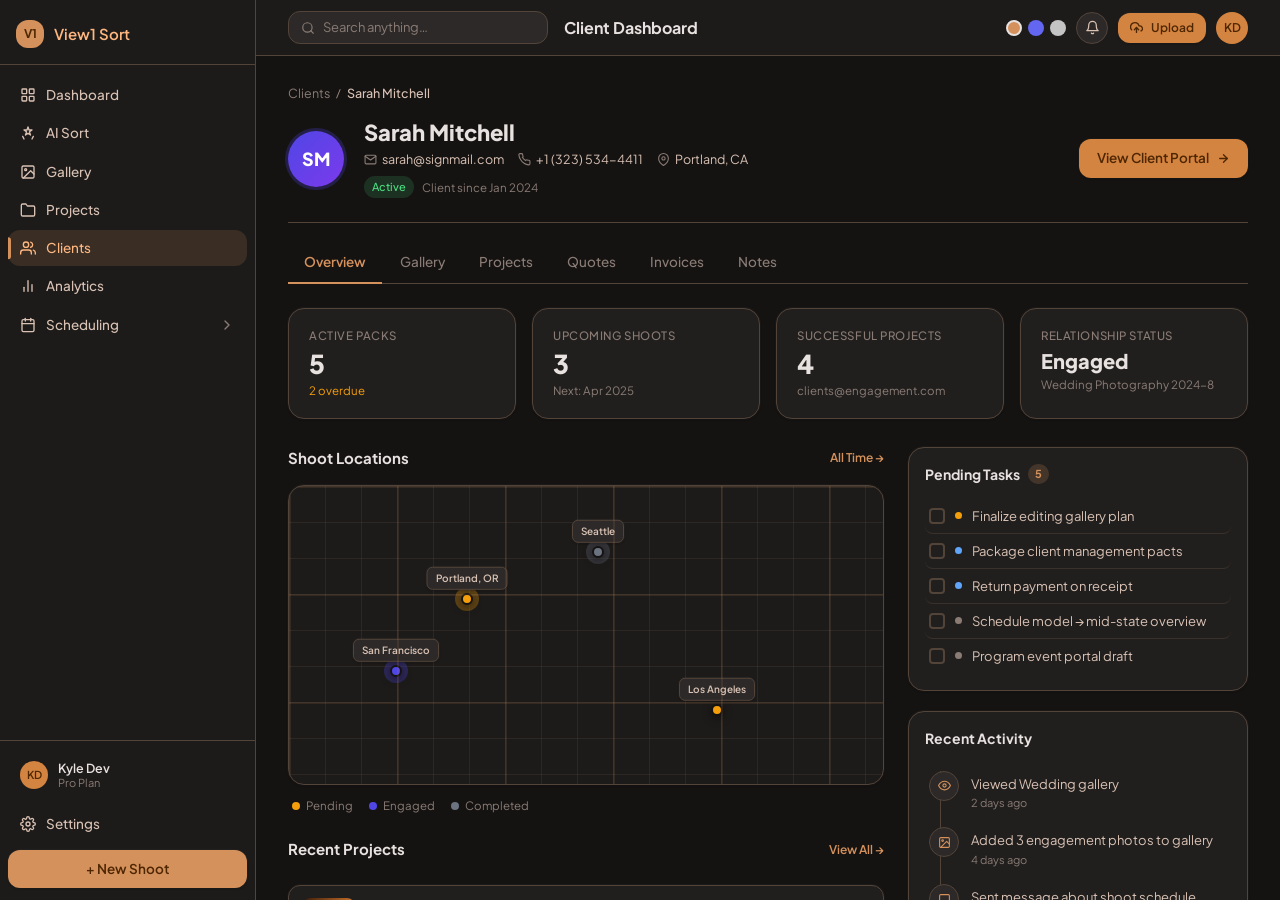
<file: client-dashboard.html>
<!DOCTYPE html>
<html lang="en" data-theme="">
<head>
  <meta charset="UTF-8" />
  <meta name="viewport" content="width=device-width, initial-scale=1.0" />
  <title>Client Dashboard — View1 Sort</title>
  <link rel="stylesheet" href="styles.css" />
  <style>
    /* ── Client Dashboard page-specific styles ── */

    .topbar-left {
      display: flex;
      align-items: center;
      gap: 16px;
    }

    .sidebar-user-info { flex: 1; min-width: 0; }
    .sidebar-user-name { font-size: 12.5px; font-weight: 600; color: var(--text); line-height: 1.2; }
    .sidebar-user-plan { font-size: 11px; color: var(--text-muted); line-height: 1.2; }

    .nav-item-chevron {
      margin-left: auto;
      width: 14px;
      height: 14px;
      color: var(--text-muted);
      flex-shrink: 0;
    }

    /* ── Client Profile Header ── */
    .profile-header {
      display: flex;
      align-items: center;
      justify-content: space-between;
      gap: 20px;
      padding-bottom: 24px;
      border-bottom: 1px solid var(--outline-v);
      margin-bottom: 20px;
    }

    .profile-header-left {
      display: flex;
      align-items: center;
      gap: 20px;
    }

    .profile-avatar {
      width: 56px;
      height: 56px;
      border-radius: 50%;
      background: linear-gradient(135deg, #4f46e5, #7c3aed);
      display: flex;
      align-items: center;
      justify-content: center;
      font-weight: 800;
      font-size: 18px;
      color: #fff;
      flex-shrink: 0;
      box-shadow: 0 0 0 3px color-mix(in srgb, #4f46e5 25%, transparent);
    }

    .profile-name {
      font-size: 22px;
      font-weight: 800;
      color: var(--text);
      line-height: 1.2;
      margin-bottom: 5px;
    }

    .profile-contact {
      display: flex;
      align-items: center;
      gap: 14px;
      flex-wrap: wrap;
    }

    .profile-contact-item {
      display: flex;
      align-items: center;
      gap: 5px;
      font-size: 12.5px;
      color: var(--text-dim);
    }

    .profile-contact-item svg {
      width: 13px;
      height: 13px;
      color: var(--text-muted);
      flex-shrink: 0;
    }

    .profile-status-row {
      display: flex;
      align-items: center;
      gap: 8px;
      margin-top: 7px;
    }

    /* ── Tab Row ── */
    .tab-row {
      display: flex;
      align-items: center;
      gap: 2px;
      border-bottom: 1px solid var(--outline-v);
      margin-bottom: 24px;
    }

    .tab-item {
      padding: 9px 16px;
      font-size: 13.5px;
      font-weight: 500;
      color: var(--text-muted);
      cursor: pointer;
      position: relative;
      transition: color var(--t-micro);
      border: none;
      background: transparent;
      border-bottom: 2px solid transparent;
      margin-bottom: -1px;
    }

    .tab-item:hover {
      color: var(--text-dim);
    }

    .tab-item.active {
      color: var(--accent);
      border-bottom-color: var(--accent);
      font-weight: 600;
    }

    /* ── Stats Row ── */
    .stats-4-row {
      display: grid;
      grid-template-columns: repeat(4, 1fr);
      gap: 16px;
      margin-bottom: 28px;
    }

    .stat-box {
      background-color: var(--surface);
      border: 1px solid var(--outline-v);
      border-radius: var(--radius-lg);
      padding: 18px 20px;
      box-shadow: var(--shadow-1);
    }

    .stat-box-label {
      font-size: 11.5px;
      font-weight: 500;
      color: var(--text-muted);
      text-transform: uppercase;
      letter-spacing: 0.05em;
      margin-bottom: 6px;
    }

    .stat-box-value {
      font-size: 26px;
      font-weight: 800;
      color: var(--text);
      line-height: 1.1;
      margin-bottom: 4px;
    }

    .stat-box-sub {
      font-size: 11.5px;
      color: var(--text-muted);
    }

    .stat-box-sub.amber { color: #f59e0b; }
    .stat-box-sub.green { color: #4ade80; }

    /* ── Two-column layout ── */
    .two-col {
      display: grid;
      grid-template-columns: 1fr 340px;
      gap: 24px;
      align-items: start;
    }

    .left-col {}
    .right-col {}

    /* Section header */
    .section-hdr {
      display: flex;
      align-items: center;
      justify-content: space-between;
      margin-bottom: 16px;
    }

    .section-hdr-title {
      font-size: 15px;
      font-weight: 700;
      color: var(--text);
    }

    .section-hdr-link {
      font-size: 12px;
      font-weight: 600;
      color: var(--accent);
      text-decoration: none;
      transition: color var(--t-micro);
    }

    .section-hdr-link:hover { color: var(--primary); }

    /* ── Map Placeholder ── */
    .map-placeholder {
      background-color: var(--surface-low);
      border: 1px solid var(--outline-v);
      border-radius: var(--radius-lg);
      height: 300px;
      position: relative;
      overflow: hidden;
      box-shadow: var(--shadow-1);
    }

    /* CSS map grid lines */
    .map-placeholder::before {
      content: '';
      position: absolute;
      inset: 0;
      background-image:
        linear-gradient(rgba(83,68,57,0.3) 1px, transparent 1px),
        linear-gradient(90deg, rgba(83,68,57,0.3) 1px, transparent 1px);
      background-size: 36px 36px;
    }

    /* Subtle road-like lines */
    .map-placeholder::after {
      content: '';
      position: absolute;
      inset: 0;
      background-image:
        linear-gradient(rgba(212,145,92,0.12) 2px, transparent 2px),
        linear-gradient(90deg, rgba(212,145,92,0.12) 2px, transparent 2px);
      background-size: 108px 108px;
    }

    .map-dot {
      position: absolute;
      width: 12px;
      height: 12px;
      border-radius: 50%;
      border: 2px solid var(--bg);
      box-shadow: 0 2px 8px rgba(0,0,0,0.5);
      transform: translate(-50%, -50%);
    }

    .map-dot-pulse {
      position: absolute;
      width: 24px;
      height: 24px;
      border-radius: 50%;
      opacity: 0.3;
      transform: translate(-50%, -50%);
      animation: pulse 2s ease-in-out infinite;
    }

    @keyframes pulse {
      0%, 100% { transform: translate(-50%, -50%) scale(1); opacity: 0.3; }
      50% { transform: translate(-50%, -50%) scale(1.4); opacity: 0.1; }
    }

    .map-label-badge {
      position: absolute;
      background-color: var(--surface-high);
      border: 1px solid var(--outline-v);
      border-radius: 6px;
      padding: 3px 8px;
      font-size: 10px;
      font-weight: 600;
      color: var(--text-dim);
      white-space: nowrap;
      transform: translate(-50%, -140%);
      box-shadow: var(--shadow-1);
    }

    .map-legend {
      display: flex;
      align-items: center;
      gap: 16px;
      margin-top: 12px;
      padding: 0 4px;
    }

    .map-legend-item {
      display: flex;
      align-items: center;
      gap: 6px;
      font-size: 11.5px;
      color: var(--text-muted);
    }

    .map-legend-dot {
      width: 8px;
      height: 8px;
      border-radius: 50%;
      flex-shrink: 0;
    }

    /* ── Recent Projects (horizontal cards) ── */
    .recent-projects {
      display: flex;
      flex-direction: column;
      gap: 12px;
      margin-top: 24px;
    }

    .recent-project-card {
      display: flex;
      align-items: center;
      gap: 14px;
      background-color: var(--surface);
      border: 1px solid var(--outline-v);
      border-radius: var(--radius-md);
      padding: 12px 14px;
      box-shadow: var(--shadow-1);
      transition: box-shadow var(--t-medium), transform var(--t-medium);
      cursor: pointer;
    }

    .recent-project-card:hover {
      box-shadow: var(--shadow-2);
      transform: translateY(-1px);
    }

    .recent-project-thumb {
      width: 52px;
      height: 52px;
      border-radius: var(--radius-sm);
      flex-shrink: 0;
      overflow: hidden;
    }

    .rp-thumb-1 { background: linear-gradient(135deg, #3d1c06, #c46e2a, #e9a45e); }
    .rp-thumb-2 { background: linear-gradient(135deg, #1a3a5e, #2e6494, #5a9ac5); }

    .recent-project-info {
      flex: 1;
      min-width: 0;
    }

    .recent-project-title {
      font-size: 13px;
      font-weight: 600;
      color: var(--text);
      margin-bottom: 3px;
      white-space: nowrap;
      overflow: hidden;
      text-overflow: ellipsis;
    }

    .recent-project-meta {
      font-size: 11.5px;
      color: var(--text-muted);
    }

    /* ── Pending Tasks ── */
    .tasks-panel {
      background-color: var(--surface);
      border: 1px solid var(--outline-v);
      border-radius: var(--radius-lg);
      padding: 16px;
      box-shadow: var(--shadow-1);
      margin-bottom: 20px;
    }

    .tasks-header {
      display: flex;
      align-items: center;
      gap: 8px;
      margin-bottom: 14px;
    }

    .tasks-title {
      font-size: 14px;
      font-weight: 700;
      color: var(--text);
    }

    .tasks-badge {
      background-color: color-mix(in srgb, var(--accent) 20%, transparent);
      color: var(--accent);
      font-size: 11px;
      font-weight: 700;
      padding: 2px 7px;
      border-radius: 999px;
    }

    .task-item {
      display: flex;
      align-items: flex-start;
      gap: 10px;
      padding: 8px 4px;
      border-bottom: 1px solid color-mix(in srgb, var(--outline-v) 50%, transparent);
      transition: background-color var(--t-micro);
      border-radius: var(--radius-sm);
    }

    .task-item:last-child { border-bottom: none; }

    .task-item:hover { background-color: var(--surface-high); }

    .task-checkbox {
      width: 16px;
      height: 16px;
      border: 2px solid var(--outline-v);
      border-radius: 4px;
      flex-shrink: 0;
      margin-top: 1px;
      cursor: pointer;
      transition: border-color var(--t-micro);
    }

    .task-checkbox:hover { border-color: var(--accent); }

    .task-priority-dot {
      width: 7px;
      height: 7px;
      border-radius: 50%;
      flex-shrink: 0;
      margin-top: 5px;
    }

    .task-priority-dot.high   { background-color: #f59e0b; }
    .task-priority-dot.medium { background-color: #60a5fa; }
    .task-priority-dot.low    { background-color: var(--text-muted); }

    .task-text {
      font-size: 13px;
      color: var(--text-dim);
      line-height: 1.4;
    }

    /* ── Recent Activity ── */
    .activity-panel {
      background-color: var(--surface);
      border: 1px solid var(--outline-v);
      border-radius: var(--radius-lg);
      padding: 16px;
      box-shadow: var(--shadow-1);
    }

    .activity-title {
      font-size: 14px;
      font-weight: 700;
      color: var(--text);
      margin-bottom: 14px;
    }

    .activity-list {
      display: flex;
      flex-direction: column;
      gap: 0;
      position: relative;
    }

    /* Timeline line */
    .activity-list::before {
      content: '';
      position: absolute;
      left: 15px;
      top: 8px;
      bottom: 8px;
      width: 1px;
      background-color: var(--outline-v);
    }

    .activity-item {
      display: flex;
      align-items: flex-start;
      gap: 12px;
      padding: 8px 4px;
      position: relative;
    }

    .activity-icon {
      width: 30px;
      height: 30px;
      border-radius: 50%;
      background-color: var(--surface-high);
      border: 1px solid var(--outline-v);
      display: flex;
      align-items: center;
      justify-content: center;
      flex-shrink: 0;
      z-index: 1;
      color: var(--accent);
    }

    .activity-icon svg {
      width: 13px;
      height: 13px;
    }

    .activity-content {
      flex: 1;
      padding-top: 4px;
    }

    .activity-text {
      font-size: 13px;
      color: var(--text-dim);
      line-height: 1.4;
    }

    .activity-time {
      font-size: 11px;
      color: var(--text-muted);
      margin-top: 2px;
    }

    /* Breadcrumb */
    .breadcrumb {
      display: flex;
      align-items: center;
      gap: 6px;
      margin-bottom: 16px;
      font-size: 12.5px;
      color: var(--text-muted);
    }

    .breadcrumb a {
      color: var(--text-muted);
      text-decoration: none;
      transition: color var(--t-micro);
    }

    .breadcrumb a:hover { color: var(--text-dim); }

    .breadcrumb-sep {
      font-size: 11px;
      color: var(--outline);
    }

    .breadcrumb-current {
      color: var(--text-dim);
      font-weight: 500;
    }
  </style>
</head>
<body>
<div class="app-layout">

  <!-- ── Sidebar ── -->
  <aside class="sidebar">
    <div class="sidebar-logo">
      <div class="sidebar-logo-mark">V1</div>
      <span class="sidebar-logo-text">View1 Sort</span>
    </div>

    <nav class="sidebar-nav">
      <a href="dashboard.html" class="nav-item">
        <svg viewBox="0 0 24 24" fill="none" stroke="currentColor" stroke-width="2" stroke-linecap="round" stroke-linejoin="round">
          <rect x="3" y="3" width="7" height="7" rx="1"/><rect x="14" y="3" width="7" height="7" rx="1"/>
          <rect x="3" y="14" width="7" height="7" rx="1"/><rect x="14" y="14" width="7" height="7" rx="1"/>
        </svg>
        Dashboard
      </a>

      <a href="ai-sort.html" class="nav-item">
        <svg viewBox="0 0 24 24" fill="none" stroke="currentColor" stroke-width="2" stroke-linecap="round" stroke-linejoin="round">
          <path d="M12 3l1.5 4.5H18l-3.75 2.75L15.75 15 12 12.25 8.25 15l1.5-4.75L6 7.5h4.5L12 3z"/>
          <path d="M5 19l1 2M19 19l-1 2M5 19l-1-2M19 19l1-2"/>
        </svg>
        AI Sort
      </a>

      <a href="gallery.html" class="nav-item">
        <svg viewBox="0 0 24 24" fill="none" stroke="currentColor" stroke-width="2" stroke-linecap="round" stroke-linejoin="round">
          <rect x="3" y="3" width="18" height="18" rx="2"/>
          <circle cx="8.5" cy="8.5" r="1.5"/>
          <polyline points="21 15 16 10 5 21"/>
        </svg>
        Gallery
      </a>

      <a href="projects.html" class="nav-item">
        <svg viewBox="0 0 24 24" fill="none" stroke="currentColor" stroke-width="2" stroke-linecap="round" stroke-linejoin="round">
          <path d="M22 19a2 2 0 0 1-2 2H4a2 2 0 0 1-2-2V5a2 2 0 0 1 2-2h5l2 3h9a2 2 0 0 1 2 2z"/>
        </svg>
        Projects
      </a>

      <!-- Clients — active (viewing a client) -->
      <a href="clients.html" class="nav-item active">
        <svg viewBox="0 0 24 24" fill="none" stroke="currentColor" stroke-width="2" stroke-linecap="round" stroke-linejoin="round">
          <path d="M17 21v-2a4 4 0 0 0-4-4H5a4 4 0 0 0-4 4v2"/>
          <circle cx="9" cy="7" r="4"/>
          <path d="M23 21v-2a4 4 0 0 0-3-3.87"/>
          <path d="M16 3.13a4 4 0 0 1 0 7.75"/>
        </svg>
        Clients
      </a>

      <a href="analytics.html" class="nav-item">
        <svg viewBox="0 0 24 24" fill="none" stroke="currentColor" stroke-width="2" stroke-linecap="round" stroke-linejoin="round">
          <line x1="18" y1="20" x2="18" y2="10"/>
          <line x1="12" y1="20" x2="12" y2="4"/>
          <line x1="6" y1="20" x2="6" y2="14"/>
        </svg>
        Analytics
      </a>

      <a href="#" class="nav-item">
        <svg viewBox="0 0 24 24" fill="none" stroke="currentColor" stroke-width="2" stroke-linecap="round" stroke-linejoin="round">
          <rect x="3" y="4" width="18" height="18" rx="2" ry="2"/>
          <line x1="16" y1="2" x2="16" y2="6"/>
          <line x1="8" y1="2" x2="8" y2="6"/>
          <line x1="3" y1="10" x2="21" y2="10"/>
        </svg>
        Scheduling
        <svg class="nav-item-chevron" viewBox="0 0 24 24" fill="none" stroke="currentColor" stroke-width="2" stroke-linecap="round" stroke-linejoin="round">
          <polyline points="9 18 15 12 9 6"/>
        </svg>
      </a>
    </nav>

    <div class="sidebar-footer">
      <div class="sidebar-user">
        <div class="sidebar-avatar">KD</div>
        <div class="sidebar-user-info">
          <div class="sidebar-user-name">Kyle Dev</div>
          <div class="sidebar-user-plan">Pro Plan</div>
        </div>
      </div>

      <a href="#" class="nav-item">
        <svg viewBox="0 0 24 24" fill="none" stroke="currentColor" stroke-width="2" stroke-linecap="round" stroke-linejoin="round">
          <circle cx="12" cy="12" r="3"/>
          <path d="M19.4 15a1.65 1.65 0 0 0 .33 1.82l.06.06a2 2 0 0 1-2.83 2.83l-.06-.06a1.65 1.65 0 0 0-1.82-.33 1.65 1.65 0 0 0-1 1.51V21a2 2 0 0 1-4 0v-.09A1.65 1.65 0 0 0 9 19.4a1.65 1.65 0 0 0-1.82.33l-.06.06a2 2 0 0 1-2.83-2.83l.06-.06A1.65 1.65 0 0 0 4.68 15a1.65 1.65 0 0 0-1.51-1H3a2 2 0 0 1 0-4h.09A1.65 1.65 0 0 0 4.6 9a1.65 1.65 0 0 0-.33-1.82l-.06-.06a2 2 0 0 1 2.83-2.83l.06.06A1.65 1.65 0 0 0 9 4.68a1.65 1.65 0 0 0 1-1.51V3a2 2 0 0 1 4 0v.09a1.65 1.65 0 0 0 1 1.51 1.65 1.65 0 0 0 1.82-.33l.06-.06a2 2 0 0 1 2.83 2.83l-.06.06A1.65 1.65 0 0 0 19.4 9a1.65 1.65 0 0 0 1.51 1H21a2 2 0 0 1 0 4h-.09a1.65 1.65 0 0 0-1.51 1z"/>
        </svg>
        Settings
      </a>

      <button class="btn-new-shoot" onclick="window.location='ai-sort.html'">+ New Shoot</button>
    </div>
  </aside>

  <!-- ── Main ── -->
  <div class="main">

    <!-- Topbar -->
    <header class="topbar">
      <div class="topbar-left">
        <div class="topbar-search">
          <svg width="14" height="14" viewBox="0 0 24 24" fill="none" stroke="currentColor" stroke-width="2" stroke-linecap="round" stroke-linejoin="round">
            <circle cx="11" cy="11" r="8"/><line x1="21" y1="21" x2="16.65" y2="16.65"/>
          </svg>
          <input type="text" placeholder="Search anything…" />
        </div>
        <span class="topbar-title">Client Dashboard</span>
      </div>

      <div class="topbar-actions">
        <div class="theme-switcher">
          <div class="theme-dot theme-dot-warm active" title="Warm" onclick="setTheme('')" id="dot-warm"></div>
          <div class="theme-dot theme-dot-zinc" title="Zinc" onclick="setTheme('zinc')" id="dot-zinc"></div>
          <div class="theme-dot theme-dot-mono" title="Mono" onclick="setTheme('mono')" id="dot-mono"></div>
        </div>

        <button class="topbar-icon-btn" title="Notifications">
          <svg width="15" height="15" viewBox="0 0 24 24" fill="none" stroke="currentColor" stroke-width="2" stroke-linecap="round" stroke-linejoin="round">
            <path d="M18 8A6 6 0 0 0 6 8c0 7-3 9-3 9h18s-3-2-3-9"/>
            <path d="M13.73 21a2 2 0 0 1-3.46 0"/>
          </svg>
        </button>

        <button class="btn btn-primary btn-sm">
          <svg width="13" height="13" viewBox="0 0 24 24" fill="none" stroke="currentColor" stroke-width="2.5" stroke-linecap="round" stroke-linejoin="round">
            <polyline points="16 16 12 12 8 16"/><line x1="12" y1="12" x2="12" y2="21"/>
            <path d="M20.39 18.39A5 5 0 0 0 18 9h-1.26A8 8 0 1 0 3 16.3"/>
          </svg>
          Upload
        </button>

        <div class="topbar-avatar">KD</div>
      </div>
    </header>

    <!-- Content -->
    <div class="content">

      <!-- Breadcrumb -->
      <nav class="breadcrumb">
        <a href="clients.html">Clients</a>
        <span class="breadcrumb-sep">/</span>
        <span class="breadcrumb-current">Sarah Mitchell</span>
      </nav>

      <!-- Client Profile Header -->
      <div class="profile-header">
        <div class="profile-header-left">
          <div class="profile-avatar">SM</div>
          <div>
            <div class="profile-name">Sarah Mitchell</div>
            <div class="profile-contact">
              <div class="profile-contact-item">
                <svg viewBox="0 0 24 24" fill="none" stroke="currentColor" stroke-width="2" stroke-linecap="round" stroke-linejoin="round">
                  <path d="M4 4h16c1.1 0 2 .9 2 2v12c0 1.1-.9 2-2 2H4c-1.1 0-2-.9-2-2V6c0-1.1.9-2 2-2z"/>
                  <polyline points="22,6 12,13 2,6"/>
                </svg>
                sarah@signmail.com
              </div>
              <div class="profile-contact-item">
                <svg viewBox="0 0 24 24" fill="none" stroke="currentColor" stroke-width="2" stroke-linecap="round" stroke-linejoin="round">
                  <path d="M22 16.92v3a2 2 0 0 1-2.18 2 19.79 19.79 0 0 1-8.63-3.07A19.5 19.5 0 0 1 4.69 12 19.79 19.79 0 0 1 1.58 3.41 2 2 0 0 1 3.55 1.22h3a2 2 0 0 1 2 1.72 12.84 12.84 0 0 0 .7 2.81 2 2 0 0 1-.45 2.11L8.09 8a16 16 0 0 0 6 6l.81-.81a2 2 0 0 1 2.11-.45 12.84 12.84 0 0 0 2.81.7A2 2 0 0 1 22 15.92z"/>
                </svg>
                +1 (323) 534-4411
              </div>
              <div class="profile-contact-item">
                <svg viewBox="0 0 24 24" fill="none" stroke="currentColor" stroke-width="2" stroke-linecap="round" stroke-linejoin="round">
                  <path d="M21 10c0 7-9 13-9 13s-9-6-9-13a9 9 0 0 1 18 0z"/>
                  <circle cx="12" cy="10" r="3"/>
                </svg>
                Portland, CA
              </div>
            </div>
            <div class="profile-status-row">
              <span class="badge badge-green">Active</span>
              <span style="font-size:11.5px; color:var(--text-muted);">Client since Jan 2024</span>
            </div>
          </div>
        </div>

        <button class="btn btn-primary">
          View Client Portal
          <svg width="13" height="13" viewBox="0 0 24 24" fill="none" stroke="currentColor" stroke-width="2.5" stroke-linecap="round" stroke-linejoin="round">
            <line x1="5" y1="12" x2="19" y2="12"/>
            <polyline points="12 5 19 12 12 19"/>
          </svg>
        </button>
      </div>

      <!-- Tab Row -->
      <div class="tab-row">
        <button class="tab-item active">Overview</button>
        <button class="tab-item">Gallery</button>
        <button class="tab-item">Projects</button>
        <button class="tab-item">Quotes</button>
        <button class="tab-item">Invoices</button>
        <button class="tab-item">Notes</button>
      </div>

      <!-- Stats Row (4 cards) -->
      <div class="stats-4-row">
        <div class="stat-box">
          <div class="stat-box-label">Active Packs</div>
          <div class="stat-box-value">5</div>
          <div class="stat-box-sub amber">2 overdue</div>
        </div>
        <div class="stat-box">
          <div class="stat-box-label">Upcoming Shoots</div>
          <div class="stat-box-value">3</div>
          <div class="stat-box-sub">Next: Apr 2025</div>
        </div>
        <div class="stat-box">
          <div class="stat-box-label">Successful Projects</div>
          <div class="stat-box-value">4</div>
          <div class="stat-box-sub">clients@engagement.com</div>
        </div>
        <div class="stat-box">
          <div class="stat-box-label">Relationship Status</div>
          <div class="stat-box-value" style="font-size:20px;">Engaged</div>
          <div class="stat-box-sub">Wedding Photography 2024-8</div>
        </div>
      </div>

      <!-- Two-column layout -->
      <div class="two-col">

        <!-- Left column -->
        <div class="left-col">

          <!-- Shoot Locations -->
          <div class="section-hdr">
            <div class="section-hdr-title">Shoot Locations</div>
            <a href="#" class="section-hdr-link">All Time →</a>
          </div>

          <div class="map-placeholder">
            <!-- Dot 1 — Portland (main) -->
            <div class="map-dot-pulse" style="left:30%;top:38%;background:#f59e0b;"></div>
            <div class="map-dot" style="left:30%;top:38%;background:#f59e0b;"></div>
            <div class="map-label-badge" style="left:30%;top:38%;">Portland, OR</div>

            <!-- Dot 2 — San Francisco -->
            <div class="map-dot-pulse" style="left:18%;top:62%;background:#4f46e5;"></div>
            <div class="map-dot" style="left:18%;top:62%;background:#4f46e5;"></div>
            <div class="map-label-badge" style="left:18%;top:62%;">San Francisco</div>

            <!-- Dot 3 — Seattle -->
            <div class="map-dot-pulse" style="left:52%;top:22%;background:#6b7280;"></div>
            <div class="map-dot" style="left:52%;top:22%;background:#6b7280;"></div>
            <div class="map-label-badge" style="left:52%;top:22%;">Seattle</div>

            <!-- Dot 4 — Los Angeles -->
            <div class="map-dot" style="left:72%;top:75%;background:#f59e0b;"></div>
            <div class="map-label-badge" style="left:72%;top:75%;">Los Angeles</div>
          </div>

          <div class="map-legend">
            <div class="map-legend-item">
              <div class="map-legend-dot" style="background:#f59e0b;"></div>
              Pending
            </div>
            <div class="map-legend-item">
              <div class="map-legend-dot" style="background:#4f46e5;"></div>
              Engaged
            </div>
            <div class="map-legend-item">
              <div class="map-legend-dot" style="background:#6b7280;"></div>
              Completed
            </div>
          </div>

          <!-- Recent Projects -->
          <div class="section-hdr mt-6">
            <div class="section-hdr-title">Recent Projects</div>
            <a href="projects.html" class="section-hdr-link">View All →</a>
          </div>

          <div class="recent-projects">
            <div class="recent-project-card">
              <div class="recent-project-thumb rp-thumb-1"></div>
              <div class="recent-project-info">
                <div class="recent-project-title">Wedding Planner — Ceremony &amp; Reception</div>
                <div class="recent-project-meta">847 photos · Jun 2024 · CR2+JPEG</div>
              </div>
              <span class="badge badge-green">Approved</span>
            </div>
            <div class="recent-project-card">
              <div class="recent-project-thumb rp-thumb-2"></div>
              <div class="recent-project-info">
                <div class="recent-project-title">Portugal Travel Series — Coastal Portraits</div>
                <div class="recent-project-meta">432 photos · Mar 2024 · RAW+JPEG</div>
              </div>
              <span class="badge badge-amber">In Review</span>
            </div>
          </div>

        </div><!-- /left-col -->

        <!-- Right column -->
        <div class="right-col">

          <!-- Pending Tasks -->
          <div class="tasks-panel">
            <div class="tasks-header">
              <div class="tasks-title">Pending Tasks</div>
              <div class="tasks-badge">5</div>
            </div>

            <div class="task-item">
              <div class="task-checkbox"></div>
              <div class="task-priority-dot high"></div>
              <div class="task-text">Finalize editing gallery plan</div>
            </div>
            <div class="task-item">
              <div class="task-checkbox"></div>
              <div class="task-priority-dot medium"></div>
              <div class="task-text">Package client management pacts</div>
            </div>
            <div class="task-item">
              <div class="task-checkbox"></div>
              <div class="task-priority-dot medium"></div>
              <div class="task-text">Return payment on receipt</div>
            </div>
            <div class="task-item">
              <div class="task-checkbox"></div>
              <div class="task-priority-dot low"></div>
              <div class="task-text">Schedule model → mid-state overview</div>
            </div>
            <div class="task-item">
              <div class="task-checkbox"></div>
              <div class="task-priority-dot low"></div>
              <div class="task-text">Program event portal draft</div>
            </div>
          </div>

          <!-- Recent Activity -->
          <div class="activity-panel">
            <div class="activity-title">Recent Activity</div>
            <div class="activity-list">

              <div class="activity-item">
                <div class="activity-icon">
                  <svg viewBox="0 0 24 24" fill="none" stroke="currentColor" stroke-width="2" stroke-linecap="round" stroke-linejoin="round">
                    <path d="M1 12s4-8 11-8 11 8 11 8-4 8-11 8-11-8-11-8z"/>
                    <circle cx="12" cy="12" r="3"/>
                  </svg>
                </div>
                <div class="activity-content">
                  <div class="activity-text">Viewed Wedding gallery</div>
                  <div class="activity-time">2 days ago</div>
                </div>
              </div>

              <div class="activity-item">
                <div class="activity-icon">
                  <svg viewBox="0 0 24 24" fill="none" stroke="currentColor" stroke-width="2" stroke-linecap="round" stroke-linejoin="round">
                    <rect x="3" y="3" width="18" height="18" rx="2"/>
                    <circle cx="8.5" cy="8.5" r="1.5"/>
                    <polyline points="21 15 16 10 5 21"/>
                  </svg>
                </div>
                <div class="activity-content">
                  <div class="activity-text">Added 3 engagement photos to gallery</div>
                  <div class="activity-time">4 days ago</div>
                </div>
              </div>

              <div class="activity-item">
                <div class="activity-icon">
                  <svg viewBox="0 0 24 24" fill="none" stroke="currentColor" stroke-width="2" stroke-linecap="round" stroke-linejoin="round">
                    <path d="M21 15a2 2 0 0 1-2 2H7l-4 4V5a2 2 0 0 1 2-2h14a2 2 0 0 1 2 2z"/>
                  </svg>
                </div>
                <div class="activity-content">
                  <div class="activity-text">Sent message about shoot schedule</div>
                  <div class="activity-time">1 week ago</div>
                </div>
              </div>

              <div class="activity-item">
                <div class="activity-icon">
                  <svg viewBox="0 0 24 24" fill="none" stroke="currentColor" stroke-width="2" stroke-linecap="round" stroke-linejoin="round">
                    <polyline points="20 6 9 17 4 12"/>
                  </svg>
                </div>
                <div class="activity-content">
                  <div class="activity-text">Approved 214 photos from Portugal series</div>
                  <div class="activity-time">2 weeks ago</div>
                </div>
              </div>

            </div>
          </div>

        </div><!-- /right-col -->
      </div><!-- /two-col -->

    </div><!-- /content -->
  </div><!-- /main -->
</div><!-- /app-layout -->

<script>
  // ── Tab switching ──
  document.querySelectorAll('.tab-item').forEach(tab => {
    tab.addEventListener('click', () => {
      document.querySelectorAll('.tab-item').forEach(t => t.classList.remove('active'));
      tab.classList.add('active');
    });
  });

  // ── Task checkbox interaction ──
  document.querySelectorAll('.task-checkbox').forEach(cb => {
    cb.addEventListener('click', () => {
      cb.style.backgroundColor = cb.style.backgroundColor ? '' : 'var(--accent)';
      cb.style.borderColor = cb.style.borderColor === 'var(--accent)' ? '' : 'var(--accent)';
      const text = cb.closest('.task-item').querySelector('.task-text');
      text.style.textDecoration = text.style.textDecoration === 'line-through' ? '' : 'line-through';
      text.style.color = text.style.color ? '' : 'var(--text-muted)';
    });
  });

  // ── Theme Switcher ──
  const themes = { '': 'dot-warm', 'zinc': 'dot-zinc', 'mono': 'dot-mono' };

  function setTheme(theme) {
    document.documentElement.setAttribute('data-theme', theme);
    localStorage.setItem('v1-theme', theme);
    Object.entries(themes).forEach(([t, dotId]) => {
      document.getElementById(dotId).classList.toggle('active', t === theme);
    });
  }

  (function() {
    const saved = localStorage.getItem('v1-theme') || '';
    setTheme(saved);
  })();
</script>
</body>
</html>
</file>
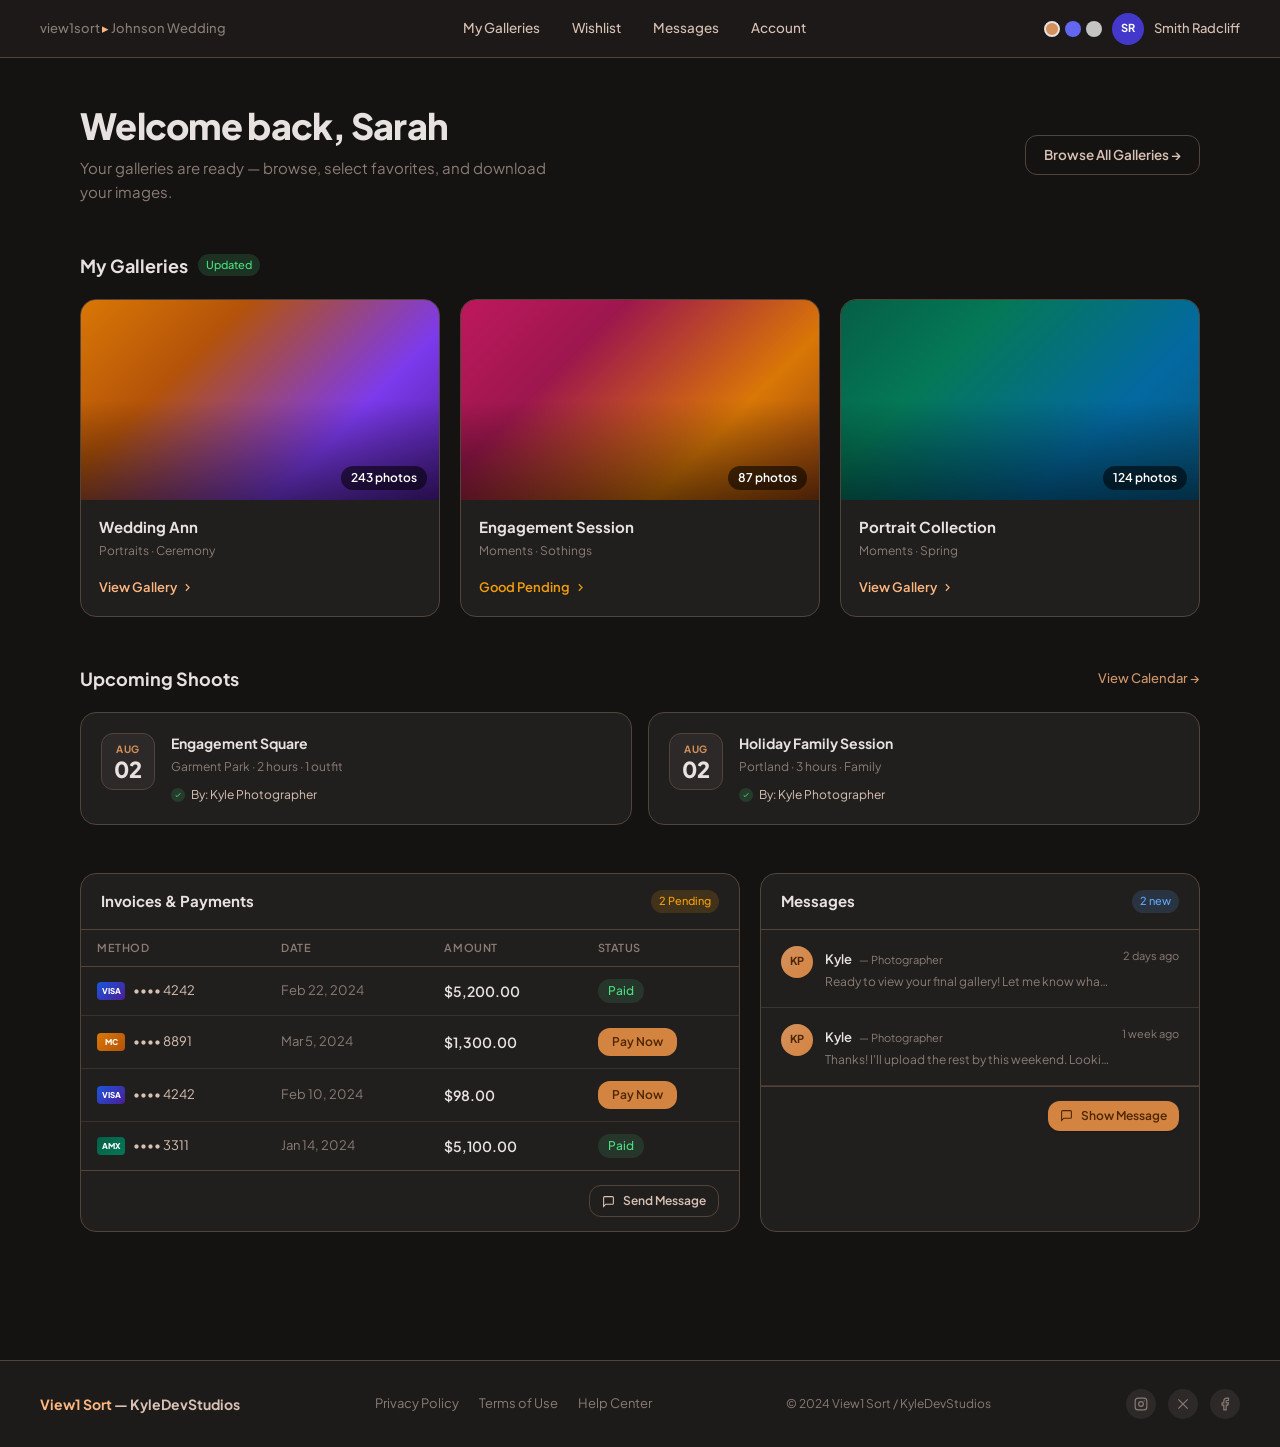
<file: client-gallery.html>
<!DOCTYPE html>
<html lang="en" data-theme="">
<head>
  <meta charset="UTF-8" />
  <meta name="viewport" content="width=device-width, initial-scale=1.0" />
  <title>My Galleries — View1 Sort</title>
  <link rel="stylesheet" href="styles.css" />
  <style>
    /* ── Client Gallery — Public Delivery Page ── */

    body {
      min-height: 100vh;
      display: flex;
      flex-direction: column;
    }

    /* Top Nav */
    .client-nav {
      position: sticky;
      top: 0;
      z-index: 100;
      display: flex;
      align-items: center;
      justify-content: space-between;
      padding: 0 40px;
      height: 58px;
      background-color: color-mix(in srgb, var(--surface-low) 90%, transparent);
      backdrop-filter: blur(12px);
      -webkit-backdrop-filter: blur(12px);
      border-bottom: 1px solid var(--outline-v);
      gap: 24px;
    }
    .nav-breadcrumb {
      font-size: 13px;
      font-weight: 500;
      color: var(--text-muted);
      white-space: nowrap;
    }
    .nav-breadcrumb span {
      color: var(--primary);
    }
    .client-nav-links {
      display: flex;
      align-items: center;
      gap: 4px;
    }
    .client-nav-links a {
      padding: 6px 14px;
      font-size: 13.5px;
      font-weight: 500;
      color: var(--text-dim);
      border-radius: var(--radius-md);
      transition: background-color var(--t-micro), color var(--t-micro);
    }
    .client-nav-links a:hover {
      background-color: var(--surface-high);
      color: var(--text);
    }
    .nav-user {
      display: flex;
      align-items: center;
      gap: 10px;
      flex-shrink: 0;
    }
    .nav-avatar {
      width: 32px;
      height: 32px;
      border-radius: 50%;
      background-color: #4338ca;
      display: flex;
      align-items: center;
      justify-content: center;
      font-size: 11px;
      font-weight: 700;
      color: #fff;
      flex-shrink: 0;
    }
    .nav-username {
      font-size: 13px;
      font-weight: 500;
      color: var(--text-dim);
    }

    /* Page Wrapper */
    .client-page {
      flex: 1;
      max-width: 1200px;
      width: 100%;
      margin: 0 auto;
      padding: 48px 40px 80px;
    }

    /* Welcome section */
    .welcome-section {
      display: flex;
      align-items: flex-start;
      justify-content: space-between;
      gap: 24px;
      margin-bottom: 48px;
    }
    .welcome-title {
      font-size: 36px;
      font-weight: 800;
      color: var(--text);
      line-height: 1.1;
      letter-spacing: -0.02em;
    }
    .welcome-subtitle {
      font-size: 15px;
      color: var(--text-muted);
      margin-top: 10px;
      max-width: 480px;
      line-height: 1.6;
    }

    /* Section header */
    .sec-head {
      display: flex;
      align-items: center;
      justify-content: space-between;
      margin-bottom: 20px;
    }
    .sec-title-row {
      display: flex;
      align-items: center;
      gap: 10px;
    }
    .sec-title {
      font-size: 18px;
      font-weight: 700;
      color: var(--text);
    }
    .sec-link {
      font-size: 13px;
      font-weight: 500;
      color: var(--primary);
      opacity: 0.8;
      transition: opacity var(--t-micro);
    }
    .sec-link:hover { opacity: 1; }

    /* Gallery Cards */
    .galleries-grid {
      display: grid;
      grid-template-columns: repeat(3, 1fr);
      gap: 20px;
      margin-bottom: 48px;
    }
    .gallery-card {
      background-color: var(--surface);
      border: 1px solid var(--outline-v);
      border-radius: var(--radius-lg);
      overflow: hidden;
      transition: box-shadow var(--t-medium), transform var(--t-medium);
    }
    .gallery-card:hover {
      box-shadow: var(--shadow-2);
      transform: translateY(-3px);
    }
    .gallery-thumb {
      height: 200px;
      width: 100%;
      position: relative;
      overflow: hidden;
    }
    .gallery-thumb-gradient {
      width: 100%;
      height: 100%;
      background-size: 100% 100%;
    }
    .thumb-1 { background: linear-gradient(135deg, #d97706 0%, #b45309 30%, #7c3aed 70%, #4c1d95 100%); }
    .thumb-2 { background: linear-gradient(135deg, #be185d 0%, #9d174d 30%, #d97706 70%, #92400e 100%); }
    .thumb-3 { background: linear-gradient(135deg, #065f46 0%, #047857 30%, #0369a1 70%, #075985 100%); }

    .gallery-thumb-overlay {
      position: absolute;
      inset: 0;
      background: linear-gradient(180deg, transparent 50%, rgba(0,0,0,0.5) 100%);
    }
    .gallery-thumb-count {
      position: absolute;
      bottom: 10px;
      right: 12px;
      background: rgba(0,0,0,0.55);
      backdrop-filter: blur(4px);
      border-radius: 999px;
      padding: 3px 10px;
      font-size: 12px;
      font-weight: 600;
      color: #fff;
    }
    .gallery-card-body {
      padding: 16px 18px 18px;
    }
    .gallery-name {
      font-size: 15px;
      font-weight: 700;
      color: var(--text);
      margin-bottom: 4px;
    }
    .gallery-tags {
      font-size: 12px;
      color: var(--text-muted);
      margin-bottom: 14px;
    }
    .gallery-link {
      font-size: 13px;
      font-weight: 600;
      color: var(--primary);
      display: inline-flex;
      align-items: center;
      gap: 4px;
      transition: gap var(--t-micro);
    }
    .gallery-link:hover { gap: 7px; }

    /* Upcoming Shoots */
    .shoots-grid {
      display: grid;
      grid-template-columns: 1fr 1fr;
      gap: 16px;
      margin-bottom: 48px;
    }
    .shoot-card {
      background-color: var(--surface);
      border: 1px solid var(--outline-v);
      border-radius: var(--radius-lg);
      padding: 20px;
      display: flex;
      gap: 16px;
      align-items: flex-start;
      transition: box-shadow var(--t-medium);
    }
    .shoot-card:hover { box-shadow: var(--shadow-2); }
    .shoot-date-badge {
      background-color: var(--surface-high);
      border: 1px solid var(--outline-v);
      border-radius: var(--radius-md);
      padding: 8px 12px;
      text-align: center;
      flex-shrink: 0;
      min-width: 52px;
    }
    .shoot-date-month {
      font-size: 10px;
      font-weight: 700;
      color: var(--accent);
      text-transform: uppercase;
      letter-spacing: 0.08em;
    }
    .shoot-date-day {
      font-size: 22px;
      font-weight: 800;
      color: var(--text);
      line-height: 1.1;
    }
    .shoot-info {
      flex: 1;
    }
    .shoot-title {
      font-size: 14px;
      font-weight: 700;
      color: var(--text);
      margin-bottom: 4px;
    }
    .shoot-meta {
      font-size: 12px;
      color: var(--text-muted);
      margin-bottom: 10px;
    }
    .shoot-photographer {
      display: flex;
      align-items: center;
      gap: 6px;
      font-size: 12px;
      color: var(--text-dim);
    }
    .check-icon {
      width: 14px;
      height: 14px;
      border-radius: 50%;
      background-color: rgba(74,222,128,0.15);
      display: flex;
      align-items: center;
      justify-content: center;
      flex-shrink: 0;
    }

    /* Bottom Grid: Invoices + Messages */
    .bottom-grid {
      display: grid;
      grid-template-columns: 3fr 2fr;
      gap: 20px;
      margin-bottom: 48px;
    }

    .section-card {
      background-color: var(--surface);
      border: 1px solid var(--outline-v);
      border-radius: var(--radius-lg);
      overflow: hidden;
    }
    .section-card-header {
      display: flex;
      align-items: center;
      justify-content: space-between;
      padding: 16px 20px;
      border-bottom: 1px solid var(--outline-v);
    }
    .section-card-title {
      font-size: 15px;
      font-weight: 700;
      color: var(--text);
    }

    /* Messages */
    .message-item {
      padding: 16px 20px;
      border-bottom: 1px solid color-mix(in srgb, var(--outline-v) 60%, transparent);
      display: flex;
      gap: 12px;
      align-items: flex-start;
      transition: background-color var(--t-micro);
      cursor: pointer;
    }
    .message-item:last-of-type { border-bottom: none; }
    .message-item:hover { background-color: var(--surface-high); }
    .msg-avatar {
      width: 32px;
      height: 32px;
      border-radius: 50%;
      background: linear-gradient(135deg, var(--accent), var(--primary-c));
      display: flex;
      align-items: center;
      justify-content: center;
      font-size: 11px;
      font-weight: 700;
      color: var(--on-primary);
      flex-shrink: 0;
    }
    .msg-body { flex: 1; min-width: 0; }
    .msg-sender {
      font-size: 13px;
      font-weight: 600;
      color: var(--text);
    }
    .msg-role {
      font-size: 11px;
      color: var(--text-muted);
      margin-left: 4px;
    }
    .msg-preview {
      font-size: 12px;
      color: var(--text-muted);
      margin-top: 3px;
      white-space: nowrap;
      overflow: hidden;
      text-overflow: ellipsis;
    }
    .msg-time {
      font-size: 11px;
      color: var(--text-muted);
      flex-shrink: 0;
      margin-top: 2px;
    }
    .messages-footer {
      padding: 14px 20px;
      border-top: 1px solid var(--outline-v);
      display: flex;
      justify-content: flex-end;
    }

    /* Invoices table footer */
    .invoices-footer {
      padding: 14px 20px;
      border-top: 1px solid var(--outline-v);
      display: flex;
      justify-content: flex-end;
    }

    .pay-btn {
      display: inline-flex;
      align-items: center;
      gap: 6px;
      padding: 5px 14px;
      background-color: var(--primary-c);
      color: var(--on-primary);
      border-radius: var(--radius-md);
      font-size: 12px;
      font-weight: 600;
      border: none;
      cursor: pointer;
      transition: box-shadow var(--t-micro);
    }
    .pay-btn:hover { box-shadow: var(--shadow-2); }

    /* Footer */
    .client-footer {
      background-color: var(--surface-low);
      border-top: 1px solid var(--outline-v);
      padding: 28px 40px;
    }
    .footer-inner {
      max-width: 1200px;
      margin: 0 auto;
      display: flex;
      align-items: center;
      justify-content: space-between;
      gap: 24px;
      flex-wrap: wrap;
    }
    .footer-brand {
      font-size: 14px;
      font-weight: 700;
      color: var(--text-dim);
    }
    .footer-brand span { color: var(--primary); }
    .footer-links {
      display: flex;
      gap: 20px;
    }
    .footer-links a {
      font-size: 13px;
      color: var(--text-muted);
      transition: color var(--t-micro);
    }
    .footer-links a:hover { color: var(--text-dim); }
    .footer-copy {
      font-size: 12px;
      color: var(--text-muted);
      text-align: center;
    }
    .footer-social {
      display: flex;
      gap: 12px;
    }
    .footer-social a {
      width: 30px;
      height: 30px;
      border-radius: 50%;
      background-color: var(--surface-high);
      display: flex;
      align-items: center;
      justify-content: center;
      color: var(--text-muted);
      transition: background-color var(--t-micro), color var(--t-micro);
    }
    .footer-social a:hover { background-color: var(--surface-highest); color: var(--text); }

    /* Theme switcher (top-right of nav) */
    .nav-theme-switcher {
      display: flex;
      gap: 5px;
      align-items: center;
    }
  </style>
</head>
<body>

  <!-- Top Nav -->
  <nav class="client-nav">
    <div class="nav-breadcrumb">
      view1sort <span>▸</span> Johnson Wedding
    </div>
    <div class="client-nav-links">
      <a href="#">My Galleries</a>
      <a href="#">Wishlist</a>
      <a href="#">Messages</a>
      <a href="#">Account</a>
    </div>
    <div class="nav-user">
      <div class="nav-theme-switcher">
        <div class="theme-dot theme-dot-warm active" title="Warm" onclick="setTheme('')"></div>
        <div class="theme-dot theme-dot-zinc" title="Zinc" onclick="setTheme('zinc')"></div>
        <div class="theme-dot theme-dot-mono" title="Mono" onclick="setTheme('mono')"></div>
      </div>
      <div class="nav-avatar">SR</div>
      <span class="nav-username">Smith Radcliff</span>
    </div>
  </nav>

  <!-- Main Page -->
  <main class="client-page">

    <!-- Welcome -->
    <div class="welcome-section">
      <div>
        <h1 class="welcome-title">Welcome back, Sarah</h1>
        <p class="welcome-subtitle">Your galleries are ready — browse, select favorites, and download your images.</p>
      </div>
      <a href="#" class="btn btn-ghost" style="border:1px solid var(--outline-v);white-space:nowrap;align-self:center;">
        Browse All Galleries →
      </a>
    </div>

    <!-- My Galleries -->
    <section>
      <div class="sec-head">
        <div class="sec-title-row">
          <span class="sec-title">My Galleries</span>
          <span class="badge badge-green">Updated</span>
        </div>
      </div>
      <div class="galleries-grid">

        <!-- Card 1 -->
        <div class="gallery-card">
          <div class="gallery-thumb">
            <div class="gallery-thumb-gradient thumb-1"></div>
            <div class="gallery-thumb-overlay"></div>
            <div class="gallery-thumb-count">243 photos</div>
          </div>
          <div class="gallery-card-body">
            <div class="gallery-name">Wedding Ann</div>
            <div class="gallery-tags">Portraits · Ceremony</div>
            <a href="#" class="gallery-link">
              View Gallery
              <svg viewBox="0 0 24 24" fill="none" stroke="currentColor" stroke-width="2" style="width:13px;height:13px;"><path d="m9 18 6-6-6-6"/></svg>
            </a>
          </div>
        </div>

        <!-- Card 2 -->
        <div class="gallery-card">
          <div class="gallery-thumb">
            <div class="gallery-thumb-gradient thumb-2"></div>
            <div class="gallery-thumb-overlay"></div>
            <div class="gallery-thumb-count">87 photos</div>
          </div>
          <div class="gallery-card-body">
            <div class="gallery-name">Engagement Session</div>
            <div class="gallery-tags">Moments · Sothings</div>
            <a href="#" class="gallery-link" style="color:#f59e0b;">
              Good Pending
              <svg viewBox="0 0 24 24" fill="none" stroke="currentColor" stroke-width="2" style="width:13px;height:13px;"><path d="m9 18 6-6-6-6"/></svg>
            </a>
          </div>
        </div>

        <!-- Card 3 -->
        <div class="gallery-card">
          <div class="gallery-thumb">
            <div class="gallery-thumb-gradient thumb-3"></div>
            <div class="gallery-thumb-overlay"></div>
            <div class="gallery-thumb-count">124 photos</div>
          </div>
          <div class="gallery-card-body">
            <div class="gallery-name">Portrait Collection</div>
            <div class="gallery-tags">Moments · Spring</div>
            <a href="#" class="gallery-link">
              View Gallery
              <svg viewBox="0 0 24 24" fill="none" stroke="currentColor" stroke-width="2" style="width:13px;height:13px;"><path d="m9 18 6-6-6-6"/></svg>
            </a>
          </div>
        </div>

      </div>
    </section>

    <!-- Upcoming Shoots -->
    <section>
      <div class="sec-head">
        <div class="sec-title-row">
          <span class="sec-title">Upcoming Shoots</span>
        </div>
        <a href="#" class="sec-link">View Calendar →</a>
      </div>
      <div class="shoots-grid">

        <div class="shoot-card">
          <div class="shoot-date-badge">
            <div class="shoot-date-month">Aug</div>
            <div class="shoot-date-day">02</div>
          </div>
          <div class="shoot-info">
            <div class="shoot-title">Engagement Square</div>
            <div class="shoot-meta">Garment Park · 2 hours · 1 outfit</div>
            <div class="shoot-photographer">
              <div class="check-icon">
                <svg viewBox="0 0 24 24" fill="none" stroke="#4ade80" stroke-width="3" style="width:8px;height:8px;"><path d="M5 13l4 4L19 7"/></svg>
              </div>
              By: Kyle Photographer
            </div>
          </div>
        </div>

        <div class="shoot-card">
          <div class="shoot-date-badge">
            <div class="shoot-date-month">Aug</div>
            <div class="shoot-date-day">02</div>
          </div>
          <div class="shoot-info">
            <div class="shoot-title">Holiday Family Session</div>
            <div class="shoot-meta">Portland · 3 hours · Family</div>
            <div class="shoot-photographer">
              <div class="check-icon">
                <svg viewBox="0 0 24 24" fill="none" stroke="#4ade80" stroke-width="3" style="width:8px;height:8px;"><path d="M5 13l4 4L19 7"/></svg>
              </div>
              By: Kyle Photographer
            </div>
          </div>
        </div>

      </div>
    </section>

    <!-- Invoices + Messages -->
    <div class="bottom-grid">

      <!-- Invoices -->
      <div class="section-card">
        <div class="section-card-header">
          <span class="section-card-title">Invoices &amp; Payments</span>
          <span class="badge badge-amber">2 Pending</span>
        </div>
        <table class="table">
          <thead>
            <tr>
              <th>Method</th>
              <th>Date</th>
              <th>Amount</th>
              <th>Status</th>
            </tr>
          </thead>
          <tbody>
            <tr>
              <td>
                <div style="display:flex;align-items:center;gap:8px;">
                  <div style="width:28px;height:18px;border-radius:4px;background:linear-gradient(135deg,#1a56db,#4c1d95);display:flex;align-items:center;justify-content:center;font-size:8px;font-weight:800;color:#fff;flex-shrink:0;">VISA</div>
                  <span style="font-size:13px;color:var(--text-dim);">••••  4242</span>
                </div>
              </td>
              <td style="font-size:13px;color:var(--text-muted);">Feb 22, 2024</td>
              <td style="font-size:14px;font-weight:600;color:var(--text);">$5,200.00</td>
              <td><span class="status-chip status-paid" style="display:inline-flex;align-items:center;gap:5px;padding:3px 10px;border-radius:999px;font-size:12px;font-weight:500;background-color:rgba(74,222,128,0.12);color:#4ade80;">Paid</span></td>
            </tr>
            <tr>
              <td>
                <div style="display:flex;align-items:center;gap:8px;">
                  <div style="width:28px;height:18px;border-radius:4px;background:linear-gradient(135deg,#d97706,#b45309);display:flex;align-items:center;justify-content:center;font-size:8px;font-weight:800;color:#fff;flex-shrink:0;">MC</div>
                  <span style="font-size:13px;color:var(--text-dim);">••••  8891</span>
                </div>
              </td>
              <td style="font-size:13px;color:var(--text-muted);">Mar 5, 2024</td>
              <td style="font-size:14px;font-weight:600;color:var(--text);">$1,300.00</td>
              <td>
                <button class="pay-btn">Pay Now</button>
              </td>
            </tr>
            <tr>
              <td>
                <div style="display:flex;align-items:center;gap:8px;">
                  <div style="width:28px;height:18px;border-radius:4px;background:linear-gradient(135deg,#1a56db,#4c1d95);display:flex;align-items:center;justify-content:center;font-size:8px;font-weight:800;color:#fff;flex-shrink:0;">VISA</div>
                  <span style="font-size:13px;color:var(--text-dim);">••••  4242</span>
                </div>
              </td>
              <td style="font-size:13px;color:var(--text-muted);">Feb 10, 2024</td>
              <td style="font-size:14px;font-weight:600;color:var(--text);">$98.00</td>
              <td>
                <button class="pay-btn">Pay Now</button>
              </td>
            </tr>
            <tr>
              <td>
                <div style="display:flex;align-items:center;gap:8px;">
                  <div style="width:28px;height:18px;border-radius:4px;background:linear-gradient(135deg,#065f46,#047857);display:flex;align-items:center;justify-content:center;font-size:8px;font-weight:800;color:#fff;flex-shrink:0;">AMX</div>
                  <span style="font-size:13px;color:var(--text-dim);">••••  3311</span>
                </div>
              </td>
              <td style="font-size:13px;color:var(--text-muted);">Jan 14, 2024</td>
              <td style="font-size:14px;font-weight:600;color:var(--text);">$5,100.00</td>
              <td><span class="status-chip status-paid" style="display:inline-flex;align-items:center;gap:5px;padding:3px 10px;border-radius:999px;font-size:12px;font-weight:500;background-color:rgba(74,222,128,0.12);color:#4ade80;">Paid</span></td>
            </tr>
          </tbody>
        </table>
        <div class="invoices-footer">
          <button class="btn btn-ghost btn-sm" style="font-size:12px;border:1px solid var(--outline-v);">
            <svg viewBox="0 0 24 24" fill="none" stroke="currentColor" stroke-width="2" style="width:13px;height:13px;"><path d="M21 15a2 2 0 0 1-2 2H7l-4 4V5a2 2 0 0 1 2-2h14a2 2 0 0 1 2 2z"/></svg>
            Send Message
          </button>
        </div>
      </div>

      <!-- Messages -->
      <div class="section-card">
        <div class="section-card-header">
          <span class="section-card-title">Messages</span>
          <span class="badge badge-blue">2 new</span>
        </div>

        <div class="message-item">
          <div class="msg-avatar">KP</div>
          <div class="msg-body">
            <div>
              <span class="msg-sender">Kyle</span>
              <span class="msg-role">— Photographer</span>
            </div>
            <div class="msg-preview">Ready to view your final gallery! Let me know what you think...</div>
          </div>
          <div class="msg-time">2 days ago</div>
        </div>

        <div class="message-item">
          <div class="msg-avatar">KP</div>
          <div class="msg-body">
            <div>
              <span class="msg-sender">Kyle</span>
              <span class="msg-role">— Photographer</span>
            </div>
            <div class="msg-preview">Thanks! I'll upload the rest by this weekend. Looking forward to...</div>
          </div>
          <div class="msg-time">1 week ago</div>
        </div>

        <div class="messages-footer">
          <button class="btn btn-primary btn-sm">
            <svg viewBox="0 0 24 24" fill="none" stroke="currentColor" stroke-width="2" style="width:13px;height:13px;"><path d="M21 15a2 2 0 0 1-2 2H7l-4 4V5a2 2 0 0 1 2-2h14a2 2 0 0 1 2 2z"/></svg>
            Show Message
          </button>
        </div>
      </div>

    </div><!-- /bottom-grid -->

  </main>

  <!-- Footer -->
  <footer class="client-footer">
    <div class="footer-inner">
      <div class="footer-brand"><span>View1 Sort</span> — KyleDevStudios</div>
      <div class="footer-links">
        <a href="#">Privacy Policy</a>
        <a href="#">Terms of Use</a>
        <a href="#">Help Center</a>
      </div>
      <div class="footer-copy">© 2024 View1 Sort / KyleDevStudios</div>
      <div class="footer-social">
        <a href="#" title="Instagram">
          <svg viewBox="0 0 24 24" fill="none" stroke="currentColor" stroke-width="2" style="width:14px;height:14px;"><rect x="2" y="2" width="20" height="20" rx="5"/><circle cx="12" cy="12" r="4"/><circle cx="17.5" cy="6.5" r="1" fill="currentColor" stroke="none"/></svg>
        </a>
        <a href="#" title="Twitter / X">
          <svg viewBox="0 0 24 24" fill="none" stroke="currentColor" stroke-width="2" style="width:14px;height:14px;"><path d="M4 4l16 16M4 20 20 4"/></svg>
        </a>
        <a href="#" title="Facebook">
          <svg viewBox="0 0 24 24" fill="none" stroke="currentColor" stroke-width="2" style="width:14px;height:14px;"><path d="M18 2h-3a5 5 0 0 0-5 5v3H7v4h3v8h4v-8h3l1-4h-4V7a1 1 0 0 1 1-1h3z"/></svg>
        </a>
      </div>
    </div>
  </footer>

<script>
  function setTheme(t) {
    document.documentElement.setAttribute('data-theme', t);
    localStorage.setItem('v1-theme', t);
    document.querySelectorAll('.theme-dot').forEach(d => d.classList.remove('active'));
    const map = { '': 'theme-dot-warm', 'zinc': 'theme-dot-zinc', 'mono': 'theme-dot-mono' };
    const sel = document.querySelector('.' + map[t]);
    if (sel) sel.classList.add('active');
  }
  (function() {
    const saved = localStorage.getItem('v1-theme') || '';
    setTheme(saved);
  })();
</script>
</body>
</html>
</file>
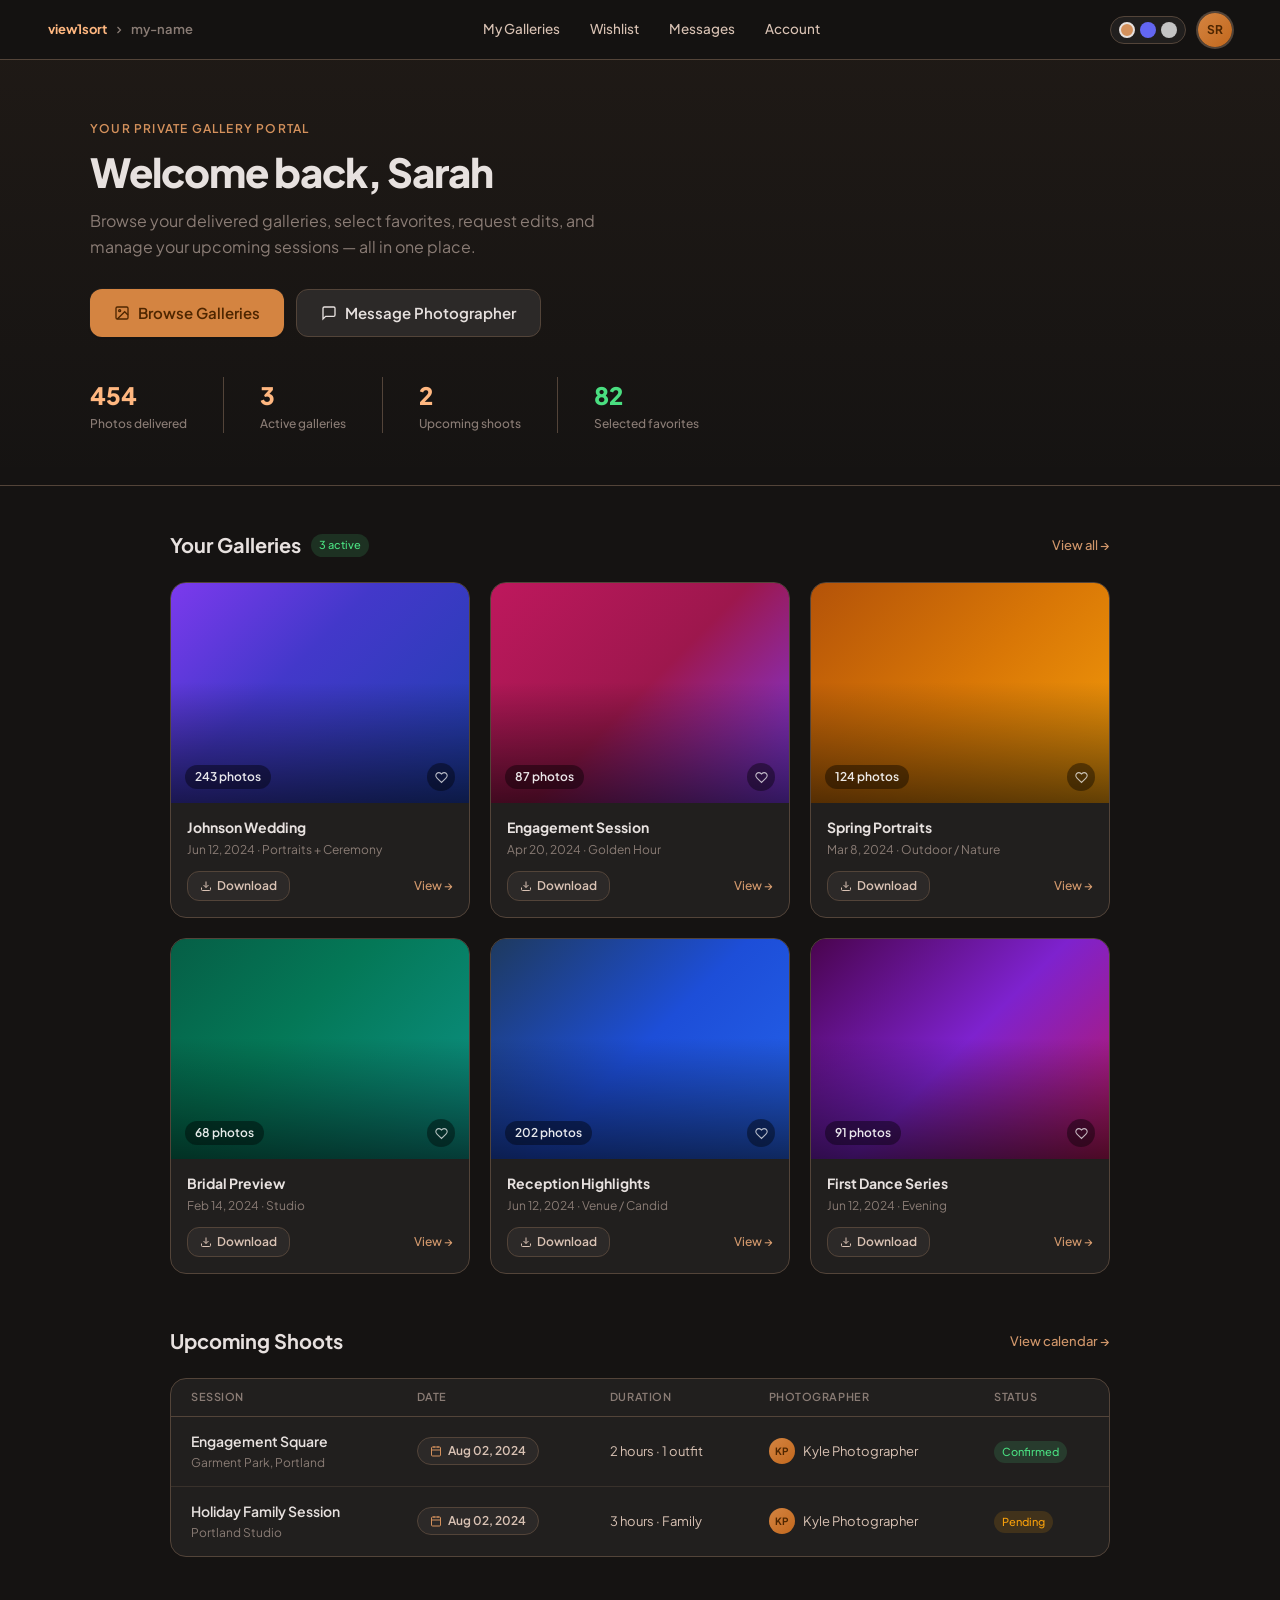
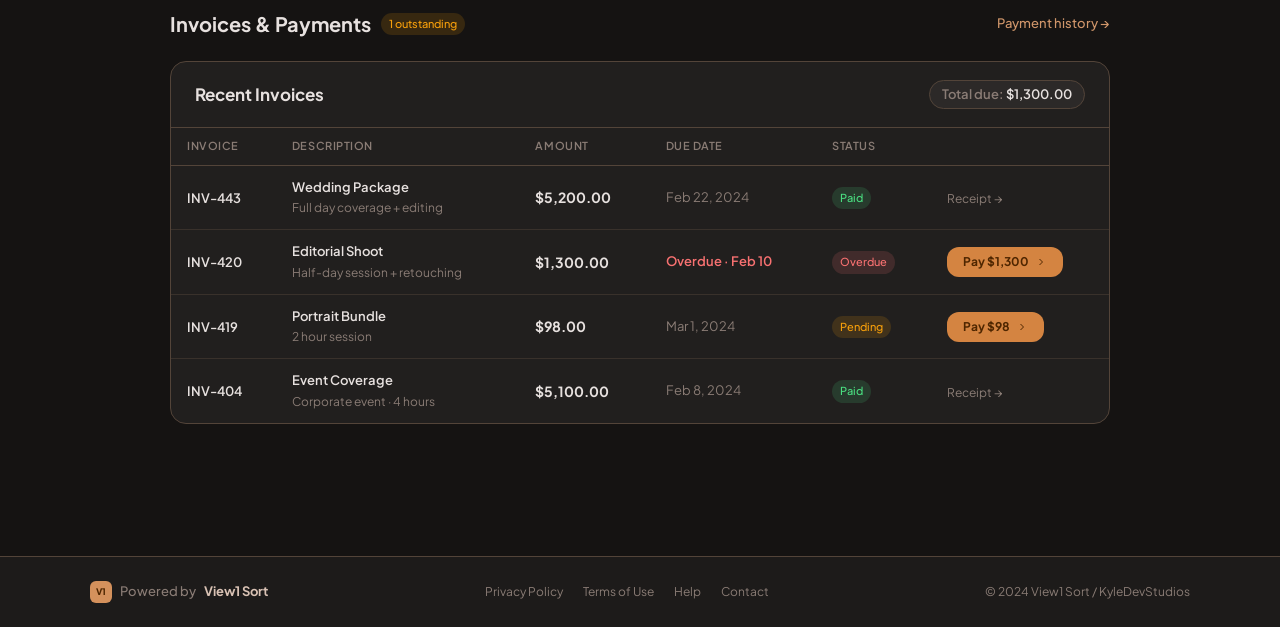
<file: client-portal.html>
<!DOCTYPE html>
<html lang="en" data-theme="">
<head>
  <meta charset="UTF-8" />
  <meta name="viewport" content="width=device-width, initial-scale=1.0" />
  <title>Client Portal — View1 Sort</title>
  <link rel="stylesheet" href="styles.css" />
  <style>
    /* ── Client Portal — White-label Delivery ── */

    body {
      min-height: 100vh;
      display: flex;
      flex-direction: column;
    }

    /* ── Top Nav ── */
    .portal-nav {
      position: sticky;
      top: 0;
      z-index: 100;
      display: flex;
      align-items: center;
      justify-content: space-between;
      padding: 0 48px;
      height: 60px;
      background-color: color-mix(in srgb, var(--bg) 85%, transparent);
      backdrop-filter: blur(16px);
      -webkit-backdrop-filter: blur(16px);
      border-bottom: 1px solid var(--outline-v);
      gap: 24px;
    }
    .portal-breadcrumb {
      font-size: 13px;
      font-weight: 600;
      color: var(--text-muted);
      display: flex;
      align-items: center;
      gap: 6px;
    }
    .portal-breadcrumb .brand {
      color: var(--primary);
      font-weight: 700;
    }
    .portal-breadcrumb svg {
      width: 12px;
      height: 12px;
      color: var(--text-muted);
    }
    .portal-nav-links {
      display: flex;
      align-items: center;
      gap: 2px;
    }
    .portal-nav-links a {
      padding: 6px 14px;
      font-size: 13.5px;
      font-weight: 500;
      color: var(--text-dim);
      border-radius: var(--radius-md);
      transition: background-color var(--t-micro), color var(--t-micro);
    }
    .portal-nav-links a:hover {
      background-color: var(--surface-high);
      color: var(--text);
    }
    .portal-nav-right {
      display: flex;
      align-items: center;
      gap: 12px;
    }
    .theme-switcher-inline {
      display: flex;
      gap: 5px;
      align-items: center;
      padding: 5px 8px;
      background-color: var(--surface);
      border: 1px solid var(--outline-v);
      border-radius: 999px;
    }
    .portal-avatar {
      width: 34px;
      height: 34px;
      border-radius: 50%;
      background: linear-gradient(135deg, var(--primary-c), #c2681d);
      display: flex;
      align-items: center;
      justify-content: center;
      font-size: 12px;
      font-weight: 700;
      color: var(--on-primary);
      cursor: pointer;
      box-shadow: 0 0 0 2px var(--outline-v);
    }

    /* ── Hero ── */
    .portal-hero {
      padding: 60px 80px 52px;
      border-bottom: 1px solid var(--outline-v);
      background: linear-gradient(180deg, color-mix(in srgb, var(--accent) 5%, transparent) 0%, transparent 100%);
    }
    .portal-hero-inner {
      max-width: 1100px;
      margin: 0 auto;
    }
    .portal-eyebrow {
      font-size: 12px;
      font-weight: 600;
      color: var(--accent);
      text-transform: uppercase;
      letter-spacing: 0.1em;
      margin-bottom: 12px;
    }
    .portal-hero-title {
      font-size: 40px;
      font-weight: 800;
      color: var(--text);
      line-height: 1.1;
      letter-spacing: -0.025em;
      margin-bottom: 14px;
    }
    .portal-hero-subtitle {
      font-size: 16px;
      color: var(--text-muted);
      max-width: 520px;
      line-height: 1.65;
      margin-bottom: 28px;
    }
    .portal-hero-actions {
      display: flex;
      gap: 12px;
      flex-wrap: wrap;
    }
    .portal-stat-row {
      display: flex;
      gap: 36px;
      margin-top: 40px;
      flex-wrap: wrap;
    }
    .portal-stat {
      display: flex;
      flex-direction: column;
      gap: 2px;
    }
    .portal-stat-num {
      font-size: 24px;
      font-weight: 800;
      color: var(--primary);
    }
    .portal-stat-lbl {
      font-size: 12px;
      font-weight: 500;
      color: var(--text-muted);
    }
    .stat-divider {
      width: 1px;
      background-color: var(--outline-v);
      align-self: stretch;
    }

    /* ── Page body ── */
    .portal-body {
      flex: 1;
      max-width: 1100px;
      width: 100%;
      margin: 0 auto;
      padding: 44px 80px 80px;
    }

    /* ── Section ── */
    .portal-section {
      margin-bottom: 52px;
    }
    .portal-section-head {
      display: flex;
      align-items: center;
      justify-content: space-between;
      margin-bottom: 22px;
    }
    .portal-section-title {
      font-size: 20px;
      font-weight: 700;
      color: var(--text);
    }
    .portal-section-link {
      font-size: 13px;
      font-weight: 500;
      color: var(--primary);
      opacity: 0.8;
      transition: opacity var(--t-micro);
    }
    .portal-section-link:hover { opacity: 1; }

    /* ── Gallery Grid ── */
    .gallery-grid-3 {
      display: grid;
      grid-template-columns: repeat(3, 1fr);
      gap: 20px;
    }
    .pg-card {
      background-color: var(--surface);
      border: 1px solid var(--outline-v);
      border-radius: var(--radius-lg);
      overflow: hidden;
      transition: box-shadow var(--t-medium), transform var(--t-medium);
      cursor: pointer;
    }
    .pg-card:hover {
      box-shadow: var(--shadow-3);
      transform: translateY(-4px);
    }
    .pg-thumb {
      height: 220px;
      position: relative;
      overflow: hidden;
    }
    .pg-thumb-grad {
      width: 100%;
      height: 100%;
      transition: transform 0.4s ease;
    }
    .pg-card:hover .pg-thumb-grad { transform: scale(1.04); }
    .g1 { background: linear-gradient(135deg, #7c3aed 0%, #4338ca 40%, #1e40af 100%); }
    .g2 { background: linear-gradient(135deg, #be185d 0%, #9d174d 50%, #7c3aed 100%); }
    .g3 { background: linear-gradient(135deg, #b45309 0%, #d97706 50%, #f59e0b 100%); }
    .g4 { background: linear-gradient(135deg, #065f46 0%, #047857 40%, #0d9488 100%); }
    .g5 { background: linear-gradient(135deg, #1e3a5f 0%, #1d4ed8 50%, #2563eb 100%); }
    .g6 { background: linear-gradient(135deg, #4a044e 0%, #7e22ce 50%, #be185d 100%); }

    .pg-thumb-overlay {
      position: absolute;
      inset: 0;
      background: linear-gradient(180deg, transparent 45%, rgba(0,0,0,0.6) 100%);
    }
    .pg-thumb-meta {
      position: absolute;
      bottom: 0;
      left: 0;
      right: 0;
      padding: 12px 14px;
      display: flex;
      align-items: center;
      justify-content: space-between;
    }
    .pg-photo-count {
      font-size: 12px;
      font-weight: 600;
      color: rgba(255,255,255,0.9);
      background: rgba(0,0,0,0.4);
      backdrop-filter: blur(4px);
      padding: 3px 10px;
      border-radius: 999px;
    }
    .pg-fav-btn {
      width: 28px;
      height: 28px;
      border-radius: 50%;
      background: rgba(0,0,0,0.4);
      backdrop-filter: blur(4px);
      display: flex;
      align-items: center;
      justify-content: center;
      border: none;
      cursor: pointer;
      color: rgba(255,255,255,0.7);
      transition: color var(--t-micro), background var(--t-micro);
    }
    .pg-fav-btn:hover { color: #f87171; background: rgba(0,0,0,0.6); }

    .pg-body {
      padding: 14px 16px 16px;
    }
    .pg-name {
      font-size: 14px;
      font-weight: 700;
      color: var(--text);
      margin-bottom: 3px;
    }
    .pg-date {
      font-size: 12px;
      color: var(--text-muted);
      margin-bottom: 12px;
    }
    .pg-footer {
      display: flex;
      align-items: center;
      justify-content: space-between;
    }
    .pg-download {
      display: inline-flex;
      align-items: center;
      gap: 5px;
      padding: 5px 12px;
      background-color: var(--surface-high);
      border: 1px solid var(--outline-v);
      border-radius: var(--radius-md);
      font-size: 12px;
      font-weight: 600;
      color: var(--text-dim);
      cursor: pointer;
      transition: background-color var(--t-micro), color var(--t-micro);
    }
    .pg-download:hover { background-color: var(--surface-highest); color: var(--text); }
    .pg-view {
      font-size: 12px;
      font-weight: 500;
      color: var(--primary);
      opacity: 0.8;
    }
    .pg-view:hover { opacity: 1; }

    /* ── Upcoming Shoots ── */
    .shoots-table-card {
      background-color: var(--surface);
      border: 1px solid var(--outline-v);
      border-radius: var(--radius-lg);
      overflow: hidden;
    }
    .shoots-table-card table {
      width: 100%;
      border-collapse: separate;
      border-spacing: 0;
    }
    .shoots-table-card th {
      padding: 10px 20px;
      font-size: 11px;
      font-weight: 600;
      color: var(--text-muted);
      text-transform: uppercase;
      letter-spacing: 0.05em;
      border-bottom: 1px solid var(--outline-v);
      text-align: left;
    }
    .shoots-table-card td {
      padding: 14px 20px;
      font-size: 14px;
      border-bottom: 1px solid color-mix(in srgb, var(--outline-v) 50%, transparent);
    }
    .shoots-table-card tr:last-child td { border-bottom: none; }
    .shoots-table-card tr:hover td { background-color: color-mix(in srgb, var(--surface-high) 50%, transparent); }

    .shoot-row-title {
      font-weight: 600;
      color: var(--text);
      font-size: 14px;
    }
    .shoot-row-loc {
      font-size: 12px;
      color: var(--text-muted);
      margin-top: 2px;
    }
    .date-pill {
      display: inline-flex;
      align-items: center;
      gap: 6px;
      padding: 4px 12px;
      background-color: var(--surface-high);
      border: 1px solid var(--outline-v);
      border-radius: 999px;
      font-size: 12px;
      font-weight: 600;
      color: var(--text-dim);
    }
    .date-pill svg { color: var(--accent); }

    /* ── Invoices ── */
    .invoice-card {
      background-color: var(--surface);
      border: 1px solid var(--outline-v);
      border-radius: var(--radius-lg);
      overflow: hidden;
    }
    .invoice-card-header {
      padding: 18px 24px;
      border-bottom: 1px solid var(--outline-v);
      display: flex;
      align-items: center;
      justify-content: space-between;
    }
    .invoice-card-title {
      font-size: 17px;
      font-weight: 700;
      color: var(--text);
    }
    .invoice-total-chip {
      font-size: 13px;
      font-weight: 600;
      color: var(--text-muted);
      background-color: var(--surface-high);
      border: 1px solid var(--outline-v);
      padding: 4px 12px;
      border-radius: 999px;
    }
    .invoice-total-chip span {
      color: var(--text);
    }

    .pay-action-btn {
      display: inline-flex;
      align-items: center;
      gap: 6px;
      padding: 6px 16px;
      background-color: var(--primary-c);
      color: var(--on-primary);
      border-radius: var(--radius-md);
      font-size: 12px;
      font-weight: 700;
      border: none;
      cursor: pointer;
      transition: box-shadow var(--t-micro), transform var(--t-micro);
    }
    .pay-action-btn:hover {
      box-shadow: var(--shadow-2);
      transform: translateY(-1px);
    }

    .inv-id-text {
      font-size: 13px;
      font-weight: 600;
      color: var(--text);
    }
    .inv-desc-text {
      font-size: 12px;
      color: var(--text-muted);
      margin-top: 2px;
    }

    /* ── Powered by footer ── */
    .portal-footer {
      background-color: var(--surface-low);
      border-top: 1px solid var(--outline-v);
      padding: 24px 80px;
    }
    .portal-footer-inner {
      max-width: 1100px;
      margin: 0 auto;
      display: flex;
      align-items: center;
      justify-content: space-between;
      flex-wrap: wrap;
      gap: 16px;
    }
    .powered-by {
      display: flex;
      align-items: center;
      gap: 8px;
      font-size: 13px;
      font-weight: 500;
      color: var(--text-muted);
    }
    .powered-by-mark {
      width: 22px;
      height: 22px;
      background-color: var(--accent);
      border-radius: 6px;
      display: flex;
      align-items: center;
      justify-content: center;
      font-weight: 800;
      font-size: 9px;
      color: var(--on-primary);
    }
    .powered-by strong { color: var(--text-dim); }
    .footer-legal-links {
      display: flex;
      gap: 20px;
    }
    .footer-legal-links a {
      font-size: 12px;
      color: var(--text-muted);
      transition: color var(--t-micro);
    }
    .footer-legal-links a:hover { color: var(--text-dim); }
    .footer-copyright {
      font-size: 12px;
      color: var(--text-muted);
    }
  </style>
</head>
<body>

  <!-- Top Nav -->
  <nav class="portal-nav">
    <div class="portal-breadcrumb">
      <span class="brand">view1sort</span>
      <svg viewBox="0 0 24 24" fill="none" stroke="currentColor" stroke-width="2.5"><path d="m9 18 6-6-6-6"/></svg>
      my-name
    </div>

    <div class="portal-nav-links">
      <a href="#">My Galleries</a>
      <a href="#">Wishlist</a>
      <a href="#">Messages</a>
      <a href="#">Account</a>
    </div>

    <div class="portal-nav-right">
      <div class="theme-switcher-inline">
        <div class="theme-dot theme-dot-warm active" title="Warm" onclick="setTheme('')"></div>
        <div class="theme-dot theme-dot-zinc" title="Zinc" onclick="setTheme('zinc')"></div>
        <div class="theme-dot theme-dot-mono" title="Mono" onclick="setTheme('mono')"></div>
      </div>
      <div class="portal-avatar">SR</div>
    </div>
  </nav>

  <!-- Hero -->
  <section class="portal-hero">
    <div class="portal-hero-inner">
      <div class="portal-eyebrow">Your Private Gallery Portal</div>
      <h1 class="portal-hero-title">Welcome back, Sarah</h1>
      <p class="portal-hero-subtitle">Browse your delivered galleries, select favorites, request edits, and manage your upcoming sessions — all in one place.</p>
      <div class="portal-hero-actions">
        <button class="btn btn-primary btn-lg">
          <svg viewBox="0 0 24 24" fill="none" stroke="currentColor" stroke-width="2" style="width:16px;height:16px;"><rect x="3" y="3" width="18" height="18" rx="2"/><circle cx="8.5" cy="8.5" r="1.5"/><path d="m21 15-5-5L5 21"/></svg>
          Browse Galleries
        </button>
        <button class="btn btn-secondary btn-lg">
          <svg viewBox="0 0 24 24" fill="none" stroke="currentColor" stroke-width="2" style="width:16px;height:16px;"><path d="M21 15a2 2 0 0 1-2 2H7l-4 4V5a2 2 0 0 1 2-2h14a2 2 0 0 1 2 2z"/></svg>
          Message Photographer
        </button>
      </div>

      <div class="portal-stat-row">
        <div class="portal-stat">
          <div class="portal-stat-num">454</div>
          <div class="portal-stat-lbl">Photos delivered</div>
        </div>
        <div class="stat-divider"></div>
        <div class="portal-stat">
          <div class="portal-stat-num">3</div>
          <div class="portal-stat-lbl">Active galleries</div>
        </div>
        <div class="stat-divider"></div>
        <div class="portal-stat">
          <div class="portal-stat-num">2</div>
          <div class="portal-stat-lbl">Upcoming shoots</div>
        </div>
        <div class="stat-divider"></div>
        <div class="portal-stat">
          <div class="portal-stat-num" style="color:#4ade80;">82</div>
          <div class="portal-stat-lbl">Selected favorites</div>
        </div>
      </div>
    </div>
  </section>

  <!-- Body -->
  <main class="portal-body">

    <!-- Galleries Section -->
    <section class="portal-section">
      <div class="portal-section-head">
        <div style="display:flex;align-items:center;gap:10px;">
          <span class="portal-section-title">Your Galleries</span>
          <span class="badge badge-green">3 active</span>
        </div>
        <a href="#" class="portal-section-link">View all →</a>
      </div>

      <div class="gallery-grid-3">

        <!-- Card 1 -->
        <div class="pg-card">
          <div class="pg-thumb">
            <div class="pg-thumb-grad g1"></div>
            <div class="pg-thumb-overlay"></div>
            <div class="pg-thumb-meta">
              <span class="pg-photo-count">243 photos</span>
              <button class="pg-fav-btn">
                <svg viewBox="0 0 24 24" fill="none" stroke="currentColor" stroke-width="2" style="width:13px;height:13px;"><path d="M20.84 4.61a5.5 5.5 0 0 0-7.78 0L12 5.67l-1.06-1.06a5.5 5.5 0 0 0-7.78 7.78l1.06 1.06L12 21.23l7.78-7.78 1.06-1.06a5.5 5.5 0 0 0 0-7.78z"/></svg>
              </button>
            </div>
          </div>
          <div class="pg-body">
            <div class="pg-name">Johnson Wedding</div>
            <div class="pg-date">Jun 12, 2024 · Portraits + Ceremony</div>
            <div class="pg-footer">
              <button class="pg-download">
                <svg viewBox="0 0 24 24" fill="none" stroke="currentColor" stroke-width="2" style="width:12px;height:12px;"><path d="M21 15v4a2 2 0 0 1-2 2H5a2 2 0 0 1-2-2v-4"/><polyline points="7 10 12 15 17 10"/><line x1="12" y1="15" x2="12" y2="3"/></svg>
                Download
              </button>
              <a href="#" class="pg-view">View →</a>
            </div>
          </div>
        </div>

        <!-- Card 2 -->
        <div class="pg-card">
          <div class="pg-thumb">
            <div class="pg-thumb-grad g2"></div>
            <div class="pg-thumb-overlay"></div>
            <div class="pg-thumb-meta">
              <span class="pg-photo-count">87 photos</span>
              <button class="pg-fav-btn">
                <svg viewBox="0 0 24 24" fill="none" stroke="currentColor" stroke-width="2" style="width:13px;height:13px;"><path d="M20.84 4.61a5.5 5.5 0 0 0-7.78 0L12 5.67l-1.06-1.06a5.5 5.5 0 0 0-7.78 7.78l1.06 1.06L12 21.23l7.78-7.78 1.06-1.06a5.5 5.5 0 0 0 0-7.78z"/></svg>
              </button>
            </div>
          </div>
          <div class="pg-body">
            <div class="pg-name">Engagement Session</div>
            <div class="pg-date">Apr 20, 2024 · Golden Hour</div>
            <div class="pg-footer">
              <button class="pg-download">
                <svg viewBox="0 0 24 24" fill="none" stroke="currentColor" stroke-width="2" style="width:12px;height:12px;"><path d="M21 15v4a2 2 0 0 1-2 2H5a2 2 0 0 1-2-2v-4"/><polyline points="7 10 12 15 17 10"/><line x1="12" y1="15" x2="12" y2="3"/></svg>
                Download
              </button>
              <a href="#" class="pg-view">View →</a>
            </div>
          </div>
        </div>

        <!-- Card 3 -->
        <div class="pg-card">
          <div class="pg-thumb">
            <div class="pg-thumb-grad g3"></div>
            <div class="pg-thumb-overlay"></div>
            <div class="pg-thumb-meta">
              <span class="pg-photo-count">124 photos</span>
              <button class="pg-fav-btn">
                <svg viewBox="0 0 24 24" fill="none" stroke="currentColor" stroke-width="2" style="width:13px;height:13px;"><path d="M20.84 4.61a5.5 5.5 0 0 0-7.78 0L12 5.67l-1.06-1.06a5.5 5.5 0 0 0-7.78 7.78l1.06 1.06L12 21.23l7.78-7.78 1.06-1.06a5.5 5.5 0 0 0 0-7.78z"/></svg>
              </button>
            </div>
          </div>
          <div class="pg-body">
            <div class="pg-name">Spring Portraits</div>
            <div class="pg-date">Mar 8, 2024 · Outdoor / Nature</div>
            <div class="pg-footer">
              <button class="pg-download">
                <svg viewBox="0 0 24 24" fill="none" stroke="currentColor" stroke-width="2" style="width:12px;height:12px;"><path d="M21 15v4a2 2 0 0 1-2 2H5a2 2 0 0 1-2-2v-4"/><polyline points="7 10 12 15 17 10"/><line x1="12" y1="15" x2="12" y2="3"/></svg>
                Download
              </button>
              <a href="#" class="pg-view">View →</a>
            </div>
          </div>
        </div>

        <!-- Card 4 -->
        <div class="pg-card">
          <div class="pg-thumb">
            <div class="pg-thumb-grad g4"></div>
            <div class="pg-thumb-overlay"></div>
            <div class="pg-thumb-meta">
              <span class="pg-photo-count">68 photos</span>
              <button class="pg-fav-btn">
                <svg viewBox="0 0 24 24" fill="none" stroke="currentColor" stroke-width="2" style="width:13px;height:13px;"><path d="M20.84 4.61a5.5 5.5 0 0 0-7.78 0L12 5.67l-1.06-1.06a5.5 5.5 0 0 0-7.78 7.78l1.06 1.06L12 21.23l7.78-7.78 1.06-1.06a5.5 5.5 0 0 0 0-7.78z"/></svg>
              </button>
            </div>
          </div>
          <div class="pg-body">
            <div class="pg-name">Bridal Preview</div>
            <div class="pg-date">Feb 14, 2024 · Studio</div>
            <div class="pg-footer">
              <button class="pg-download">
                <svg viewBox="0 0 24 24" fill="none" stroke="currentColor" stroke-width="2" style="width:12px;height:12px;"><path d="M21 15v4a2 2 0 0 1-2 2H5a2 2 0 0 1-2-2v-4"/><polyline points="7 10 12 15 17 10"/><line x1="12" y1="15" x2="12" y2="3"/></svg>
                Download
              </button>
              <a href="#" class="pg-view">View →</a>
            </div>
          </div>
        </div>

        <!-- Card 5 -->
        <div class="pg-card">
          <div class="pg-thumb">
            <div class="pg-thumb-grad g5"></div>
            <div class="pg-thumb-overlay"></div>
            <div class="pg-thumb-meta">
              <span class="pg-photo-count">202 photos</span>
              <button class="pg-fav-btn">
                <svg viewBox="0 0 24 24" fill="none" stroke="currentColor" stroke-width="2" style="width:13px;height:13px;"><path d="M20.84 4.61a5.5 5.5 0 0 0-7.78 0L12 5.67l-1.06-1.06a5.5 5.5 0 0 0-7.78 7.78l1.06 1.06L12 21.23l7.78-7.78 1.06-1.06a5.5 5.5 0 0 0 0-7.78z"/></svg>
              </button>
            </div>
          </div>
          <div class="pg-body">
            <div class="pg-name">Reception Highlights</div>
            <div class="pg-date">Jun 12, 2024 · Venue / Candid</div>
            <div class="pg-footer">
              <button class="pg-download">
                <svg viewBox="0 0 24 24" fill="none" stroke="currentColor" stroke-width="2" style="width:12px;height:12px;"><path d="M21 15v4a2 2 0 0 1-2 2H5a2 2 0 0 1-2-2v-4"/><polyline points="7 10 12 15 17 10"/><line x1="12" y1="15" x2="12" y2="3"/></svg>
                Download
              </button>
              <a href="#" class="pg-view">View →</a>
            </div>
          </div>
        </div>

        <!-- Card 6 -->
        <div class="pg-card">
          <div class="pg-thumb">
            <div class="pg-thumb-grad g6"></div>
            <div class="pg-thumb-overlay"></div>
            <div class="pg-thumb-meta">
              <span class="pg-photo-count">91 photos</span>
              <button class="pg-fav-btn">
                <svg viewBox="0 0 24 24" fill="none" stroke="currentColor" stroke-width="2" style="width:13px;height:13px;"><path d="M20.84 4.61a5.5 5.5 0 0 0-7.78 0L12 5.67l-1.06-1.06a5.5 5.5 0 0 0-7.78 7.78l1.06 1.06L12 21.23l7.78-7.78 1.06-1.06a5.5 5.5 0 0 0 0-7.78z"/></svg>
              </button>
            </div>
          </div>
          <div class="pg-body">
            <div class="pg-name">First Dance Series</div>
            <div class="pg-date">Jun 12, 2024 · Evening</div>
            <div class="pg-footer">
              <button class="pg-download">
                <svg viewBox="0 0 24 24" fill="none" stroke="currentColor" stroke-width="2" style="width:12px;height:12px;"><path d="M21 15v4a2 2 0 0 1-2 2H5a2 2 0 0 1-2-2v-4"/><polyline points="7 10 12 15 17 10"/><line x1="12" y1="15" x2="12" y2="3"/></svg>
                Download
              </button>
              <a href="#" class="pg-view">View →</a>
            </div>
          </div>
        </div>

      </div>
    </section>

    <!-- Upcoming Shoots -->
    <section class="portal-section">
      <div class="portal-section-head">
        <div style="display:flex;align-items:center;gap:10px;">
          <span class="portal-section-title">Upcoming Shoots</span>
        </div>
        <a href="#" class="portal-section-link">View calendar →</a>
      </div>

      <div class="shoots-table-card">
        <table>
          <thead>
            <tr>
              <th>Session</th>
              <th>Date</th>
              <th>Duration</th>
              <th>Photographer</th>
              <th>Status</th>
            </tr>
          </thead>
          <tbody>
            <tr>
              <td>
                <div class="shoot-row-title">Engagement Square</div>
                <div class="shoot-row-loc">Garment Park, Portland</div>
              </td>
              <td>
                <span class="date-pill">
                  <svg viewBox="0 0 24 24" fill="none" stroke="currentColor" stroke-width="2" style="width:12px;height:12px;"><rect x="3" y="4" width="18" height="18" rx="2"/><line x1="16" y1="2" x2="16" y2="6"/><line x1="8" y1="2" x2="8" y2="6"/><line x1="3" y1="10" x2="21" y2="10"/></svg>
                  Aug 02, 2024
                </span>
              </td>
              <td style="color:var(--text-dim);font-size:13px;">2 hours · 1 outfit</td>
              <td>
                <div style="display:flex;align-items:center;gap:8px;">
                  <div style="width:26px;height:26px;border-radius:50%;background:linear-gradient(135deg,var(--primary-c),#c2681d);display:flex;align-items:center;justify-content:center;font-size:10px;font-weight:700;color:var(--on-primary);flex-shrink:0;">KP</div>
                  <span style="font-size:13px;color:var(--text-dim);">Kyle Photographer</span>
                </div>
              </td>
              <td><span class="badge badge-green">Confirmed</span></td>
            </tr>
            <tr>
              <td>
                <div class="shoot-row-title">Holiday Family Session</div>
                <div class="shoot-row-loc">Portland Studio</div>
              </td>
              <td>
                <span class="date-pill">
                  <svg viewBox="0 0 24 24" fill="none" stroke="currentColor" stroke-width="2" style="width:12px;height:12px;"><rect x="3" y="4" width="18" height="18" rx="2"/><line x1="16" y1="2" x2="16" y2="6"/><line x1="8" y1="2" x2="8" y2="6"/><line x1="3" y1="10" x2="21" y2="10"/></svg>
                  Aug 02, 2024
                </span>
              </td>
              <td style="color:var(--text-dim);font-size:13px;">3 hours · Family</td>
              <td>
                <div style="display:flex;align-items:center;gap:8px;">
                  <div style="width:26px;height:26px;border-radius:50%;background:linear-gradient(135deg,var(--primary-c),#c2681d);display:flex;align-items:center;justify-content:center;font-size:10px;font-weight:700;color:var(--on-primary);flex-shrink:0;">KP</div>
                  <span style="font-size:13px;color:var(--text-dim);">Kyle Photographer</span>
                </div>
              </td>
              <td><span class="badge badge-amber">Pending</span></td>
            </tr>
          </tbody>
        </table>
      </div>
    </section>

    <!-- Invoices -->
    <section class="portal-section">
      <div class="portal-section-head">
        <div style="display:flex;align-items:center;gap:10px;">
          <span class="portal-section-title">Invoices &amp; Payments</span>
          <span class="badge badge-amber">1 outstanding</span>
        </div>
        <a href="#" class="portal-section-link">Payment history →</a>
      </div>

      <div class="invoice-card">
        <div class="invoice-card-header">
          <span class="invoice-card-title">Recent Invoices</span>
          <span class="invoice-total-chip">Total due: <span>$1,300.00</span></span>
        </div>
        <table class="table">
          <thead>
            <tr>
              <th>Invoice</th>
              <th>Description</th>
              <th>Amount</th>
              <th>Due Date</th>
              <th>Status</th>
              <th></th>
            </tr>
          </thead>
          <tbody>
            <tr>
              <td><span class="inv-id-text">INV-443</span></td>
              <td>
                <div class="inv-id-text">Wedding Package</div>
                <div class="inv-desc-text">Full day coverage + editing</div>
              </td>
              <td style="font-weight:700;color:var(--text);">$5,200.00</td>
              <td style="font-size:13px;color:var(--text-muted);">Feb 22, 2024</td>
              <td><span class="badge badge-green">Paid</span></td>
              <td>
                <a href="#" style="font-size:12px;color:var(--text-muted);">Receipt →</a>
              </td>
            </tr>
            <tr>
              <td><span class="inv-id-text">INV-420</span></td>
              <td>
                <div class="inv-id-text">Editorial Shoot</div>
                <div class="inv-desc-text">Half-day session + retouching</div>
              </td>
              <td style="font-weight:700;color:var(--text);">$1,300.00</td>
              <td style="font-size:13px;color:#f87171;font-weight:600;">Overdue · Feb 10</td>
              <td><span class="badge badge-red">Overdue</span></td>
              <td>
                <button class="pay-action-btn">
                  Pay $1,300
                  <svg viewBox="0 0 24 24" fill="none" stroke="currentColor" stroke-width="2" style="width:12px;height:12px;"><path d="m9 18 6-6-6-6"/></svg>
                </button>
              </td>
            </tr>
            <tr>
              <td><span class="inv-id-text">INV-419</span></td>
              <td>
                <div class="inv-id-text">Portrait Bundle</div>
                <div class="inv-desc-text">2 hour session</div>
              </td>
              <td style="font-weight:700;color:var(--text);">$98.00</td>
              <td style="font-size:13px;color:var(--text-muted);">Mar 1, 2024</td>
              <td><span class="badge badge-amber">Pending</span></td>
              <td>
                <button class="pay-action-btn">
                  Pay $98
                  <svg viewBox="0 0 24 24" fill="none" stroke="currentColor" stroke-width="2" style="width:12px;height:12px;"><path d="m9 18 6-6-6-6"/></svg>
                </button>
              </td>
            </tr>
            <tr>
              <td><span class="inv-id-text">INV-404</span></td>
              <td>
                <div class="inv-id-text">Event Coverage</div>
                <div class="inv-desc-text">Corporate event · 4 hours</div>
              </td>
              <td style="font-weight:700;color:var(--text);">$5,100.00</td>
              <td style="font-size:13px;color:var(--text-muted);">Feb 8, 2024</td>
              <td><span class="badge badge-green">Paid</span></td>
              <td>
                <a href="#" style="font-size:12px;color:var(--text-muted);">Receipt →</a>
              </td>
            </tr>
          </tbody>
        </table>
      </div>
    </section>

  </main>

  <!-- Footer -->
  <footer class="portal-footer">
    <div class="portal-footer-inner">
      <div class="powered-by">
        <div class="powered-by-mark">V1</div>
        Powered by <strong>View1 Sort</strong>
      </div>
      <div class="footer-legal-links">
        <a href="#">Privacy Policy</a>
        <a href="#">Terms of Use</a>
        <a href="#">Help</a>
        <a href="#">Contact</a>
      </div>
      <div class="footer-copyright">© 2024 View1 Sort / KyleDevStudios</div>
    </div>
  </footer>

<script>
  function setTheme(t) {
    document.documentElement.setAttribute('data-theme', t);
    localStorage.setItem('v1-theme', t);
    document.querySelectorAll('.theme-dot').forEach(d => d.classList.remove('active'));
    const map = { '': 'theme-dot-warm', 'zinc': 'theme-dot-zinc', 'mono': 'theme-dot-mono' };
    const sel = document.querySelector('.' + map[t]);
    if (sel) sel.classList.add('active');
  }
  (function() {
    const saved = localStorage.getItem('v1-theme') || '';
    setTheme(saved);
  })();

  // Favorite button toggle
  document.querySelectorAll('.pg-fav-btn').forEach(btn => {
    btn.addEventListener('click', function(e) {
      e.stopPropagation();
      const svg = this.querySelector('path');
      const isActive = this.dataset.active === '1';
      if (isActive) {
        svg.removeAttribute('fill');
        svg.setAttribute('stroke', 'currentColor');
        this.style.color = '';
        this.dataset.active = '0';
      } else {
        svg.setAttribute('fill', '#f87171');
        svg.setAttribute('stroke', '#f87171');
        this.style.color = '#f87171';
        this.dataset.active = '1';
      }
    });
  });
</script>
</body>
</html>
</file>
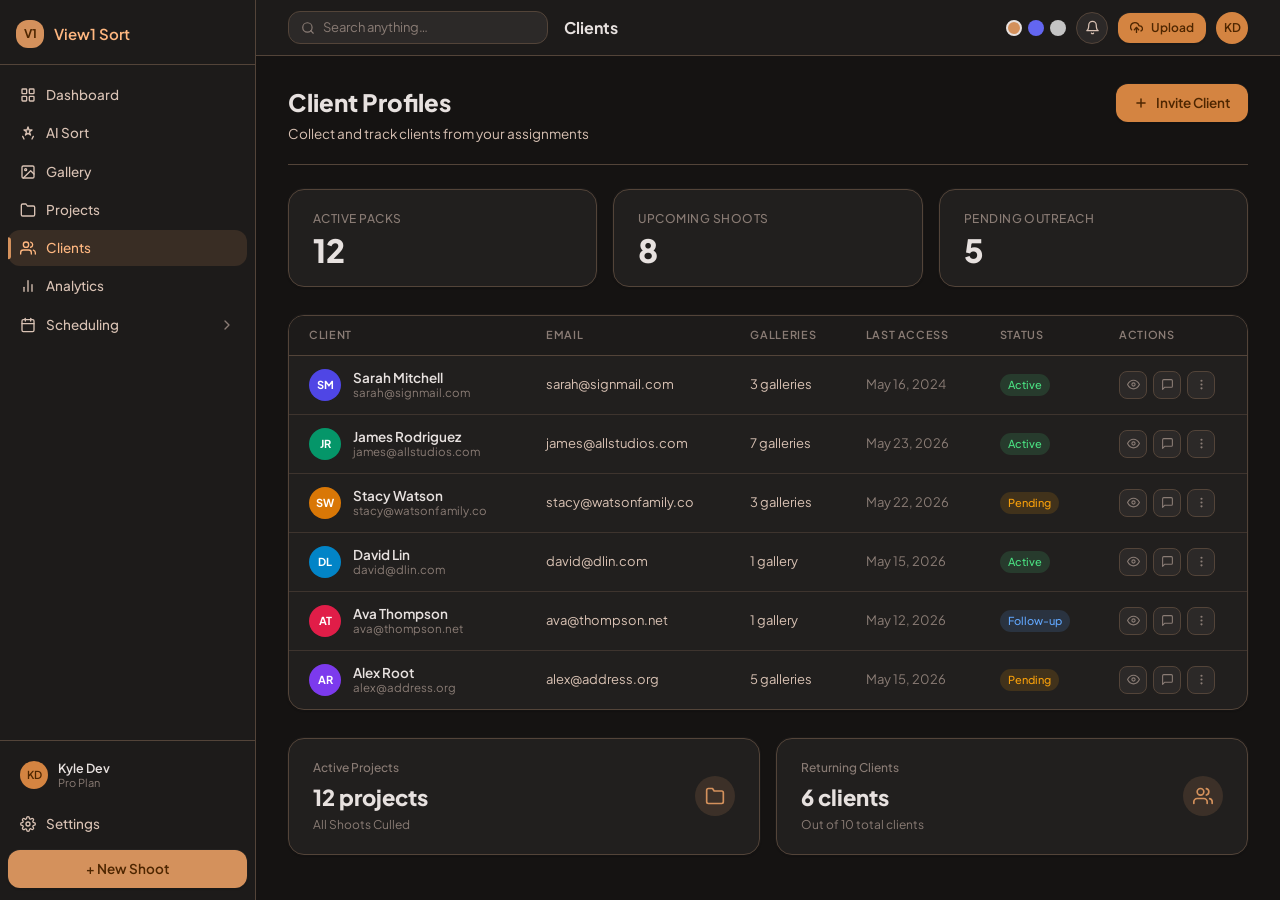
<file: clients.html>
<!DOCTYPE html>
<html lang="en" data-theme="">
<head>
  <meta charset="UTF-8" />
  <meta name="viewport" content="width=device-width, initial-scale=1.0" />
  <title>Clients — View1 Sort</title>
  <link rel="stylesheet" href="styles.css" />
  <style>
    /* ── Clients page-specific styles ── */

    .topbar-left {
      display: flex;
      align-items: center;
      gap: 16px;
    }

    .sidebar-user-info { flex: 1; min-width: 0; }
    .sidebar-user-name { font-size: 12.5px; font-weight: 600; color: var(--text); line-height: 1.2; }
    .sidebar-user-plan { font-size: 11px; color: var(--text-muted); line-height: 1.2; }

    .nav-item-chevron {
      margin-left: auto;
      width: 14px;
      height: 14px;
      color: var(--text-muted);
      flex-shrink: 0;
    }

    /* Stats row */
    .stats-row {
      display: grid;
      grid-template-columns: repeat(3, 1fr);
      gap: 16px;
      margin-bottom: 28px;
    }

    .stats-card {
      background-color: var(--surface);
      border: 1px solid var(--outline-v);
      border-radius: var(--radius-lg);
      padding: 20px 24px;
      box-shadow: var(--shadow-1);
    }

    .stats-card-label {
      font-size: 12px;
      font-weight: 500;
      color: var(--text-muted);
      margin-bottom: 6px;
      text-transform: uppercase;
      letter-spacing: 0.04em;
    }

    .stats-card-value {
      font-size: 32px;
      font-weight: 800;
      color: var(--text);
      line-height: 1;
    }

    /* Table wrapper */
    .table-wrapper {
      background-color: var(--surface);
      border: 1px solid var(--outline-v);
      border-radius: var(--radius-lg);
      overflow: hidden;
      box-shadow: var(--shadow-1);
      margin-bottom: 28px;
    }

    .table {
      width: 100%;
      border-collapse: separate;
      border-spacing: 0;
    }

    .table th {
      text-align: left;
      padding: 11px 20px;
      font-weight: 600;
      font-size: 11px;
      color: var(--text-muted);
      text-transform: uppercase;
      letter-spacing: 0.06em;
      border-bottom: 1px solid var(--outline-v);
      background-color: var(--surface-low);
    }

    .table td {
      padding: 13px 20px;
      border-bottom: 1px solid color-mix(in srgb, var(--outline-v) 60%, transparent);
      font-size: 13.5px;
      vertical-align: middle;
    }

    .table tr:last-child td {
      border-bottom: none;
    }

    .table tbody tr {
      cursor: pointer;
      transition: background-color var(--t-micro);
    }

    .table tbody tr:hover td {
      background-color: color-mix(in srgb, var(--surface-high) 60%, transparent);
    }

    /* Client cell */
    .client-cell {
      display: flex;
      align-items: center;
      gap: 12px;
    }

    .client-avatar {
      width: 32px;
      height: 32px;
      border-radius: 50%;
      display: flex;
      align-items: center;
      justify-content: center;
      font-weight: 700;
      font-size: 11px;
      flex-shrink: 0;
      color: #fff;
    }

    .avatar-indigo  { background-color: #4f46e5; }
    .avatar-emerald { background-color: #059669; }
    .avatar-amber   { background-color: #d97706; }
    .avatar-sky     { background-color: #0284c7; }
    .avatar-rose    { background-color: #e11d48; }
    .avatar-violet  { background-color: #7c3aed; }

    .client-info-name {
      font-size: 13.5px;
      font-weight: 600;
      color: var(--text);
      line-height: 1.2;
    }

    .client-info-email {
      font-size: 11.5px;
      color: var(--text-muted);
      line-height: 1.2;
    }

    /* Action buttons cell */
    .action-cell {
      display: flex;
      align-items: center;
      gap: 6px;
    }

    .action-btn {
      width: 28px;
      height: 28px;
      border-radius: var(--radius-sm);
      background-color: var(--surface-high);
      border: 1px solid var(--outline-v);
      display: flex;
      align-items: center;
      justify-content: center;
      cursor: pointer;
      transition: background-color var(--t-micro), color var(--t-micro);
      color: var(--text-muted);
    }

    .action-btn:hover {
      background-color: var(--surface-highest);
      color: var(--text);
    }

    .action-btn svg {
      width: 13px;
      height: 13px;
    }

    /* Bottom stats */
    .bottom-stats {
      display: grid;
      grid-template-columns: 1fr 1fr;
      gap: 16px;
    }

    .bottom-stat-card {
      background-color: var(--surface);
      border: 1px solid var(--outline-v);
      border-radius: var(--radius-lg);
      padding: 20px 24px;
      box-shadow: var(--shadow-1);
      display: flex;
      align-items: center;
      justify-content: space-between;
    }

    .bottom-stat-left {}

    .bottom-stat-label {
      font-size: 12px;
      color: var(--text-muted);
      font-weight: 500;
      margin-bottom: 4px;
    }

    .bottom-stat-value {
      font-size: 22px;
      font-weight: 800;
      color: var(--text);
    }

    .bottom-stat-sub {
      font-size: 12px;
      color: var(--text-muted);
      margin-top: 2px;
    }

    /* Page header row */
    .page-header-row {
      display: flex;
      align-items: flex-start;
      justify-content: space-between;
      padding-bottom: 20px;
      border-bottom: 1px solid var(--outline-v);
      margin-bottom: 24px;
      gap: 16px;
    }
  </style>
</head>
<body>
<div class="app-layout">

  <!-- ── Sidebar ── -->
  <aside class="sidebar">
    <div class="sidebar-logo">
      <div class="sidebar-logo-mark">V1</div>
      <span class="sidebar-logo-text">View1 Sort</span>
    </div>

    <nav class="sidebar-nav">
      <a href="dashboard.html" class="nav-item">
        <svg viewBox="0 0 24 24" fill="none" stroke="currentColor" stroke-width="2" stroke-linecap="round" stroke-linejoin="round">
          <rect x="3" y="3" width="7" height="7" rx="1"/><rect x="14" y="3" width="7" height="7" rx="1"/>
          <rect x="3" y="14" width="7" height="7" rx="1"/><rect x="14" y="14" width="7" height="7" rx="1"/>
        </svg>
        Dashboard
      </a>

      <a href="ai-sort.html" class="nav-item">
        <svg viewBox="0 0 24 24" fill="none" stroke="currentColor" stroke-width="2" stroke-linecap="round" stroke-linejoin="round">
          <path d="M12 3l1.5 4.5H18l-3.75 2.75L15.75 15 12 12.25 8.25 15l1.5-4.75L6 7.5h4.5L12 3z"/>
          <path d="M5 19l1 2M19 19l-1 2M5 19l-1-2M19 19l1-2"/>
        </svg>
        AI Sort
      </a>

      <a href="gallery.html" class="nav-item">
        <svg viewBox="0 0 24 24" fill="none" stroke="currentColor" stroke-width="2" stroke-linecap="round" stroke-linejoin="round">
          <rect x="3" y="3" width="18" height="18" rx="2"/>
          <circle cx="8.5" cy="8.5" r="1.5"/>
          <polyline points="21 15 16 10 5 21"/>
        </svg>
        Gallery
      </a>

      <a href="projects.html" class="nav-item">
        <svg viewBox="0 0 24 24" fill="none" stroke="currentColor" stroke-width="2" stroke-linecap="round" stroke-linejoin="round">
          <path d="M22 19a2 2 0 0 1-2 2H4a2 2 0 0 1-2-2V5a2 2 0 0 1 2-2h5l2 3h9a2 2 0 0 1 2 2z"/>
        </svg>
        Projects
      </a>

      <!-- Clients — active -->
      <a href="clients.html" class="nav-item active">
        <svg viewBox="0 0 24 24" fill="none" stroke="currentColor" stroke-width="2" stroke-linecap="round" stroke-linejoin="round">
          <path d="M17 21v-2a4 4 0 0 0-4-4H5a4 4 0 0 0-4 4v2"/>
          <circle cx="9" cy="7" r="4"/>
          <path d="M23 21v-2a4 4 0 0 0-3-3.87"/>
          <path d="M16 3.13a4 4 0 0 1 0 7.75"/>
        </svg>
        Clients
      </a>

      <a href="analytics.html" class="nav-item">
        <svg viewBox="0 0 24 24" fill="none" stroke="currentColor" stroke-width="2" stroke-linecap="round" stroke-linejoin="round">
          <line x1="18" y1="20" x2="18" y2="10"/>
          <line x1="12" y1="20" x2="12" y2="4"/>
          <line x1="6" y1="20" x2="6" y2="14"/>
        </svg>
        Analytics
      </a>

      <a href="#" class="nav-item">
        <svg viewBox="0 0 24 24" fill="none" stroke="currentColor" stroke-width="2" stroke-linecap="round" stroke-linejoin="round">
          <rect x="3" y="4" width="18" height="18" rx="2" ry="2"/>
          <line x1="16" y1="2" x2="16" y2="6"/>
          <line x1="8" y1="2" x2="8" y2="6"/>
          <line x1="3" y1="10" x2="21" y2="10"/>
        </svg>
        Scheduling
        <svg class="nav-item-chevron" viewBox="0 0 24 24" fill="none" stroke="currentColor" stroke-width="2" stroke-linecap="round" stroke-linejoin="round">
          <polyline points="9 18 15 12 9 6"/>
        </svg>
      </a>
    </nav>

    <div class="sidebar-footer">
      <div class="sidebar-user">
        <div class="sidebar-avatar">KD</div>
        <div class="sidebar-user-info">
          <div class="sidebar-user-name">Kyle Dev</div>
          <div class="sidebar-user-plan">Pro Plan</div>
        </div>
      </div>

      <a href="#" class="nav-item">
        <svg viewBox="0 0 24 24" fill="none" stroke="currentColor" stroke-width="2" stroke-linecap="round" stroke-linejoin="round">
          <circle cx="12" cy="12" r="3"/>
          <path d="M19.4 15a1.65 1.65 0 0 0 .33 1.82l.06.06a2 2 0 0 1-2.83 2.83l-.06-.06a1.65 1.65 0 0 0-1.82-.33 1.65 1.65 0 0 0-1 1.51V21a2 2 0 0 1-4 0v-.09A1.65 1.65 0 0 0 9 19.4a1.65 1.65 0 0 0-1.82.33l-.06.06a2 2 0 0 1-2.83-2.83l.06-.06A1.65 1.65 0 0 0 4.68 15a1.65 1.65 0 0 0-1.51-1H3a2 2 0 0 1 0-4h.09A1.65 1.65 0 0 0 4.6 9a1.65 1.65 0 0 0-.33-1.82l-.06-.06a2 2 0 0 1 2.83-2.83l.06.06A1.65 1.65 0 0 0 9 4.68a1.65 1.65 0 0 0 1-1.51V3a2 2 0 0 1 4 0v.09a1.65 1.65 0 0 0 1 1.51 1.65 1.65 0 0 0 1.82-.33l.06-.06a2 2 0 0 1 2.83 2.83l-.06.06A1.65 1.65 0 0 0 19.4 9a1.65 1.65 0 0 0 1.51 1H21a2 2 0 0 1 0 4h-.09a1.65 1.65 0 0 0-1.51 1z"/>
        </svg>
        Settings
      </a>

      <button class="btn-new-shoot" onclick="window.location='ai-sort.html'">+ New Shoot</button>
    </div>
  </aside>

  <!-- ── Main ── -->
  <div class="main">

    <!-- Topbar -->
    <header class="topbar">
      <div class="topbar-left">
        <div class="topbar-search">
          <svg width="14" height="14" viewBox="0 0 24 24" fill="none" stroke="currentColor" stroke-width="2" stroke-linecap="round" stroke-linejoin="round">
            <circle cx="11" cy="11" r="8"/><line x1="21" y1="21" x2="16.65" y2="16.65"/>
          </svg>
          <input type="text" placeholder="Search anything…" />
        </div>
        <span class="topbar-title">Clients</span>
      </div>

      <div class="topbar-actions">
        <div class="theme-switcher">
          <div class="theme-dot theme-dot-warm active" title="Warm" onclick="setTheme('')" id="dot-warm"></div>
          <div class="theme-dot theme-dot-zinc" title="Zinc" onclick="setTheme('zinc')" id="dot-zinc"></div>
          <div class="theme-dot theme-dot-mono" title="Mono" onclick="setTheme('mono')" id="dot-mono"></div>
        </div>

        <button class="topbar-icon-btn" title="Notifications">
          <svg width="15" height="15" viewBox="0 0 24 24" fill="none" stroke="currentColor" stroke-width="2" stroke-linecap="round" stroke-linejoin="round">
            <path d="M18 8A6 6 0 0 0 6 8c0 7-3 9-3 9h18s-3-2-3-9"/>
            <path d="M13.73 21a2 2 0 0 1-3.46 0"/>
          </svg>
        </button>

        <button class="btn btn-primary btn-sm">
          <svg width="13" height="13" viewBox="0 0 24 24" fill="none" stroke="currentColor" stroke-width="2.5" stroke-linecap="round" stroke-linejoin="round">
            <polyline points="16 16 12 12 8 16"/><line x1="12" y1="12" x2="12" y2="21"/>
            <path d="M20.39 18.39A5 5 0 0 0 18 9h-1.26A8 8 0 1 0 3 16.3"/>
          </svg>
          Upload
        </button>

        <div class="topbar-avatar">KD</div>
      </div>
    </header>

    <!-- Content -->
    <div class="content">

      <!-- Page Header -->
      <div class="page-header-row">
        <div>
          <h1 class="page-title">Client Profiles</h1>
          <p class="page-subtitle">Collect and track clients from your assignments</p>
        </div>
        <div>
          <button class="btn btn-primary">
            <svg width="14" height="14" viewBox="0 0 24 24" fill="none" stroke="currentColor" stroke-width="2.5" stroke-linecap="round" stroke-linejoin="round">
              <line x1="12" y1="5" x2="12" y2="19"/><line x1="5" y1="12" x2="19" y2="12"/>
            </svg>
            Invite Client
          </button>
        </div>
      </div>

      <!-- Stats Row -->
      <div class="stats-row">
        <div class="stats-card">
          <div class="stats-card-label">Active Packs</div>
          <div class="stats-card-value">12</div>
        </div>
        <div class="stats-card">
          <div class="stats-card-label">Upcoming Shoots</div>
          <div class="stats-card-value">8</div>
        </div>
        <div class="stats-card">
          <div class="stats-card-label">Pending Outreach</div>
          <div class="stats-card-value">5</div>
        </div>
      </div>

      <!-- Clients Table -->
      <div class="table-wrapper">
        <table class="table">
          <thead>
            <tr>
              <th>Client</th>
              <th>Email</th>
              <th>Galleries</th>
              <th>Last Access</th>
              <th>Status</th>
              <th>Actions</th>
            </tr>
          </thead>
          <tbody>

            <!-- Row 1 -->
            <tr onclick="window.location='client-dashboard.html'">
              <td>
                <div class="client-cell">
                  <div class="client-avatar avatar-indigo">SM</div>
                  <div>
                    <div class="client-info-name">Sarah Mitchell</div>
                    <div class="client-info-email">sarah@signmail.com</div>
                  </div>
                </div>
              </td>
              <td style="color:var(--text-dim); font-size:13px;">sarah@signmail.com</td>
              <td style="color:var(--text-dim); font-size:13px;">3 galleries</td>
              <td style="color:var(--text-muted); font-size:13px;">May 16, 2024</td>
              <td><span class="badge badge-green">Active</span></td>
              <td>
                <div class="action-cell">
                  <button class="action-btn" title="View">
                    <svg viewBox="0 0 24 24" fill="none" stroke="currentColor" stroke-width="2" stroke-linecap="round" stroke-linejoin="round">
                      <path d="M1 12s4-8 11-8 11 8 11 8-4 8-11 8-11-8-11-8z"/>
                      <circle cx="12" cy="12" r="3"/>
                    </svg>
                  </button>
                  <button class="action-btn" title="Message">
                    <svg viewBox="0 0 24 24" fill="none" stroke="currentColor" stroke-width="2" stroke-linecap="round" stroke-linejoin="round">
                      <path d="M21 15a2 2 0 0 1-2 2H7l-4 4V5a2 2 0 0 1 2-2h14a2 2 0 0 1 2 2z"/>
                    </svg>
                  </button>
                  <button class="action-btn" title="More">
                    <svg viewBox="0 0 24 24" fill="none" stroke="currentColor" stroke-width="2" stroke-linecap="round" stroke-linejoin="round">
                      <circle cx="12" cy="5" r="1"/><circle cx="12" cy="12" r="1"/><circle cx="12" cy="19" r="1"/>
                    </svg>
                  </button>
                </div>
              </td>
            </tr>

            <!-- Row 2 -->
            <tr onclick="window.location='client-dashboard.html'">
              <td>
                <div class="client-cell">
                  <div class="client-avatar avatar-emerald">JR</div>
                  <div>
                    <div class="client-info-name">James Rodriguez</div>
                    <div class="client-info-email">james@allstudios.com</div>
                  </div>
                </div>
              </td>
              <td style="color:var(--text-dim); font-size:13px;">james@allstudios.com</td>
              <td style="color:var(--text-dim); font-size:13px;">7 galleries</td>
              <td style="color:var(--text-muted); font-size:13px;">May 23, 2026</td>
              <td><span class="badge badge-green">Active</span></td>
              <td>
                <div class="action-cell">
                  <button class="action-btn" title="View">
                    <svg viewBox="0 0 24 24" fill="none" stroke="currentColor" stroke-width="2" stroke-linecap="round" stroke-linejoin="round">
                      <path d="M1 12s4-8 11-8 11 8 11 8-4 8-11 8-11-8-11-8z"/>
                      <circle cx="12" cy="12" r="3"/>
                    </svg>
                  </button>
                  <button class="action-btn" title="Message">
                    <svg viewBox="0 0 24 24" fill="none" stroke="currentColor" stroke-width="2" stroke-linecap="round" stroke-linejoin="round">
                      <path d="M21 15a2 2 0 0 1-2 2H7l-4 4V5a2 2 0 0 1 2-2h14a2 2 0 0 1 2 2z"/>
                    </svg>
                  </button>
                  <button class="action-btn" title="More">
                    <svg viewBox="0 0 24 24" fill="none" stroke="currentColor" stroke-width="2" stroke-linecap="round" stroke-linejoin="round">
                      <circle cx="12" cy="5" r="1"/><circle cx="12" cy="12" r="1"/><circle cx="12" cy="19" r="1"/>
                    </svg>
                  </button>
                </div>
              </td>
            </tr>

            <!-- Row 3 -->
            <tr onclick="window.location='client-dashboard.html'">
              <td>
                <div class="client-cell">
                  <div class="client-avatar avatar-amber">SW</div>
                  <div>
                    <div class="client-info-name">Stacy Watson</div>
                    <div class="client-info-email">stacy@watsonfamily.co</div>
                  </div>
                </div>
              </td>
              <td style="color:var(--text-dim); font-size:13px;">stacy@watsonfamily.co</td>
              <td style="color:var(--text-dim); font-size:13px;">3 galleries</td>
              <td style="color:var(--text-muted); font-size:13px;">May 22, 2026</td>
              <td><span class="badge badge-amber">Pending</span></td>
              <td>
                <div class="action-cell">
                  <button class="action-btn" title="View">
                    <svg viewBox="0 0 24 24" fill="none" stroke="currentColor" stroke-width="2" stroke-linecap="round" stroke-linejoin="round">
                      <path d="M1 12s4-8 11-8 11 8 11 8-4 8-11 8-11-8-11-8z"/>
                      <circle cx="12" cy="12" r="3"/>
                    </svg>
                  </button>
                  <button class="action-btn" title="Message">
                    <svg viewBox="0 0 24 24" fill="none" stroke="currentColor" stroke-width="2" stroke-linecap="round" stroke-linejoin="round">
                      <path d="M21 15a2 2 0 0 1-2 2H7l-4 4V5a2 2 0 0 1 2-2h14a2 2 0 0 1 2 2z"/>
                    </svg>
                  </button>
                  <button class="action-btn" title="More">
                    <svg viewBox="0 0 24 24" fill="none" stroke="currentColor" stroke-width="2" stroke-linecap="round" stroke-linejoin="round">
                      <circle cx="12" cy="5" r="1"/><circle cx="12" cy="12" r="1"/><circle cx="12" cy="19" r="1"/>
                    </svg>
                  </button>
                </div>
              </td>
            </tr>

            <!-- Row 4 -->
            <tr onclick="window.location='client-dashboard.html'">
              <td>
                <div class="client-cell">
                  <div class="client-avatar avatar-sky">DL</div>
                  <div>
                    <div class="client-info-name">David Lin</div>
                    <div class="client-info-email">david@dlin.com</div>
                  </div>
                </div>
              </td>
              <td style="color:var(--text-dim); font-size:13px;">david@dlin.com</td>
              <td style="color:var(--text-dim); font-size:13px;">1 gallery</td>
              <td style="color:var(--text-muted); font-size:13px;">May 15, 2026</td>
              <td><span class="badge badge-green">Active</span></td>
              <td>
                <div class="action-cell">
                  <button class="action-btn" title="View">
                    <svg viewBox="0 0 24 24" fill="none" stroke="currentColor" stroke-width="2" stroke-linecap="round" stroke-linejoin="round">
                      <path d="M1 12s4-8 11-8 11 8 11 8-4 8-11 8-11-8-11-8z"/>
                      <circle cx="12" cy="12" r="3"/>
                    </svg>
                  </button>
                  <button class="action-btn" title="Message">
                    <svg viewBox="0 0 24 24" fill="none" stroke="currentColor" stroke-width="2" stroke-linecap="round" stroke-linejoin="round">
                      <path d="M21 15a2 2 0 0 1-2 2H7l-4 4V5a2 2 0 0 1 2-2h14a2 2 0 0 1 2 2z"/>
                    </svg>
                  </button>
                  <button class="action-btn" title="More">
                    <svg viewBox="0 0 24 24" fill="none" stroke="currentColor" stroke-width="2" stroke-linecap="round" stroke-linejoin="round">
                      <circle cx="12" cy="5" r="1"/><circle cx="12" cy="12" r="1"/><circle cx="12" cy="19" r="1"/>
                    </svg>
                  </button>
                </div>
              </td>
            </tr>

            <!-- Row 5 -->
            <tr onclick="window.location='client-dashboard.html'">
              <td>
                <div class="client-cell">
                  <div class="client-avatar avatar-rose">AT</div>
                  <div>
                    <div class="client-info-name">Ava Thompson</div>
                    <div class="client-info-email">ava@thompson.net</div>
                  </div>
                </div>
              </td>
              <td style="color:var(--text-dim); font-size:13px;">ava@thompson.net</td>
              <td style="color:var(--text-dim); font-size:13px;">1 gallery</td>
              <td style="color:var(--text-muted); font-size:13px;">May 12, 2026</td>
              <td><span class="badge badge-blue">Follow-up</span></td>
              <td>
                <div class="action-cell">
                  <button class="action-btn" title="View">
                    <svg viewBox="0 0 24 24" fill="none" stroke="currentColor" stroke-width="2" stroke-linecap="round" stroke-linejoin="round">
                      <path d="M1 12s4-8 11-8 11 8 11 8-4 8-11 8-11-8-11-8z"/>
                      <circle cx="12" cy="12" r="3"/>
                    </svg>
                  </button>
                  <button class="action-btn" title="Message">
                    <svg viewBox="0 0 24 24" fill="none" stroke="currentColor" stroke-width="2" stroke-linecap="round" stroke-linejoin="round">
                      <path d="M21 15a2 2 0 0 1-2 2H7l-4 4V5a2 2 0 0 1 2-2h14a2 2 0 0 1 2 2z"/>
                    </svg>
                  </button>
                  <button class="action-btn" title="More">
                    <svg viewBox="0 0 24 24" fill="none" stroke="currentColor" stroke-width="2" stroke-linecap="round" stroke-linejoin="round">
                      <circle cx="12" cy="5" r="1"/><circle cx="12" cy="12" r="1"/><circle cx="12" cy="19" r="1"/>
                    </svg>
                  </button>
                </div>
              </td>
            </tr>

            <!-- Row 6 -->
            <tr onclick="window.location='client-dashboard.html'">
              <td>
                <div class="client-cell">
                  <div class="client-avatar avatar-violet">AR</div>
                  <div>
                    <div class="client-info-name">Alex Root</div>
                    <div class="client-info-email">alex@address.org</div>
                  </div>
                </div>
              </td>
              <td style="color:var(--text-dim); font-size:13px;">alex@address.org</td>
              <td style="color:var(--text-dim); font-size:13px;">5 galleries</td>
              <td style="color:var(--text-muted); font-size:13px;">May 15, 2026</td>
              <td><span class="badge badge-amber">Pending</span></td>
              <td>
                <div class="action-cell">
                  <button class="action-btn" title="View">
                    <svg viewBox="0 0 24 24" fill="none" stroke="currentColor" stroke-width="2" stroke-linecap="round" stroke-linejoin="round">
                      <path d="M1 12s4-8 11-8 11 8 11 8-4 8-11 8-11-8-11-8z"/>
                      <circle cx="12" cy="12" r="3"/>
                    </svg>
                  </button>
                  <button class="action-btn" title="Message">
                    <svg viewBox="0 0 24 24" fill="none" stroke="currentColor" stroke-width="2" stroke-linecap="round" stroke-linejoin="round">
                      <path d="M21 15a2 2 0 0 1-2 2H7l-4 4V5a2 2 0 0 1 2-2h14a2 2 0 0 1 2 2z"/>
                    </svg>
                  </button>
                  <button class="action-btn" title="More">
                    <svg viewBox="0 0 24 24" fill="none" stroke="currentColor" stroke-width="2" stroke-linecap="round" stroke-linejoin="round">
                      <circle cx="12" cy="5" r="1"/><circle cx="12" cy="12" r="1"/><circle cx="12" cy="19" r="1"/>
                    </svg>
                  </button>
                </div>
              </td>
            </tr>

          </tbody>
        </table>
      </div>

      <!-- Bottom Stats -->
      <div class="bottom-stats">
        <div class="bottom-stat-card">
          <div class="bottom-stat-left">
            <div class="bottom-stat-label">Active Projects</div>
            <div class="bottom-stat-value">12 projects</div>
            <div class="bottom-stat-sub">All Shoots Culled</div>
          </div>
          <div style="width:40px;height:40px;border-radius:50%;background:color-mix(in srgb,var(--accent) 15%,transparent);display:flex;align-items:center;justify-content:center;">
            <svg width="20" height="20" viewBox="0 0 24 24" fill="none" stroke="var(--accent)" stroke-width="2" stroke-linecap="round" stroke-linejoin="round">
              <path d="M22 19a2 2 0 0 1-2 2H4a2 2 0 0 1-2-2V5a2 2 0 0 1 2-2h5l2 3h9a2 2 0 0 1 2 2z"/>
            </svg>
          </div>
        </div>
        <div class="bottom-stat-card">
          <div class="bottom-stat-left">
            <div class="bottom-stat-label">Returning Clients</div>
            <div class="bottom-stat-value">6 clients</div>
            <div class="bottom-stat-sub">Out of 10 total clients</div>
          </div>
          <div style="width:40px;height:40px;border-radius:50%;background:color-mix(in srgb,var(--accent) 15%,transparent);display:flex;align-items:center;justify-content:center;">
            <svg width="20" height="20" viewBox="0 0 24 24" fill="none" stroke="var(--accent)" stroke-width="2" stroke-linecap="round" stroke-linejoin="round">
              <path d="M17 21v-2a4 4 0 0 0-4-4H5a4 4 0 0 0-4 4v2"/>
              <circle cx="9" cy="7" r="4"/>
              <path d="M23 21v-2a4 4 0 0 0-3-3.87"/>
              <path d="M16 3.13a4 4 0 0 1 0 7.75"/>
            </svg>
          </div>
        </div>
      </div>

    </div><!-- /content -->
  </div><!-- /main -->
</div><!-- /app-layout -->

<script>
  const themes = { '': 'dot-warm', 'zinc': 'dot-zinc', 'mono': 'dot-mono' };

  function setTheme(theme) {
    document.documentElement.setAttribute('data-theme', theme);
    localStorage.setItem('v1-theme', theme);
    Object.entries(themes).forEach(([t, dotId]) => {
      document.getElementById(dotId).classList.toggle('active', t === theme);
    });
  }

  (function() {
    const saved = localStorage.getItem('v1-theme') || '';
    setTheme(saved);
  })();
</script>
</body>
</html>
</file>
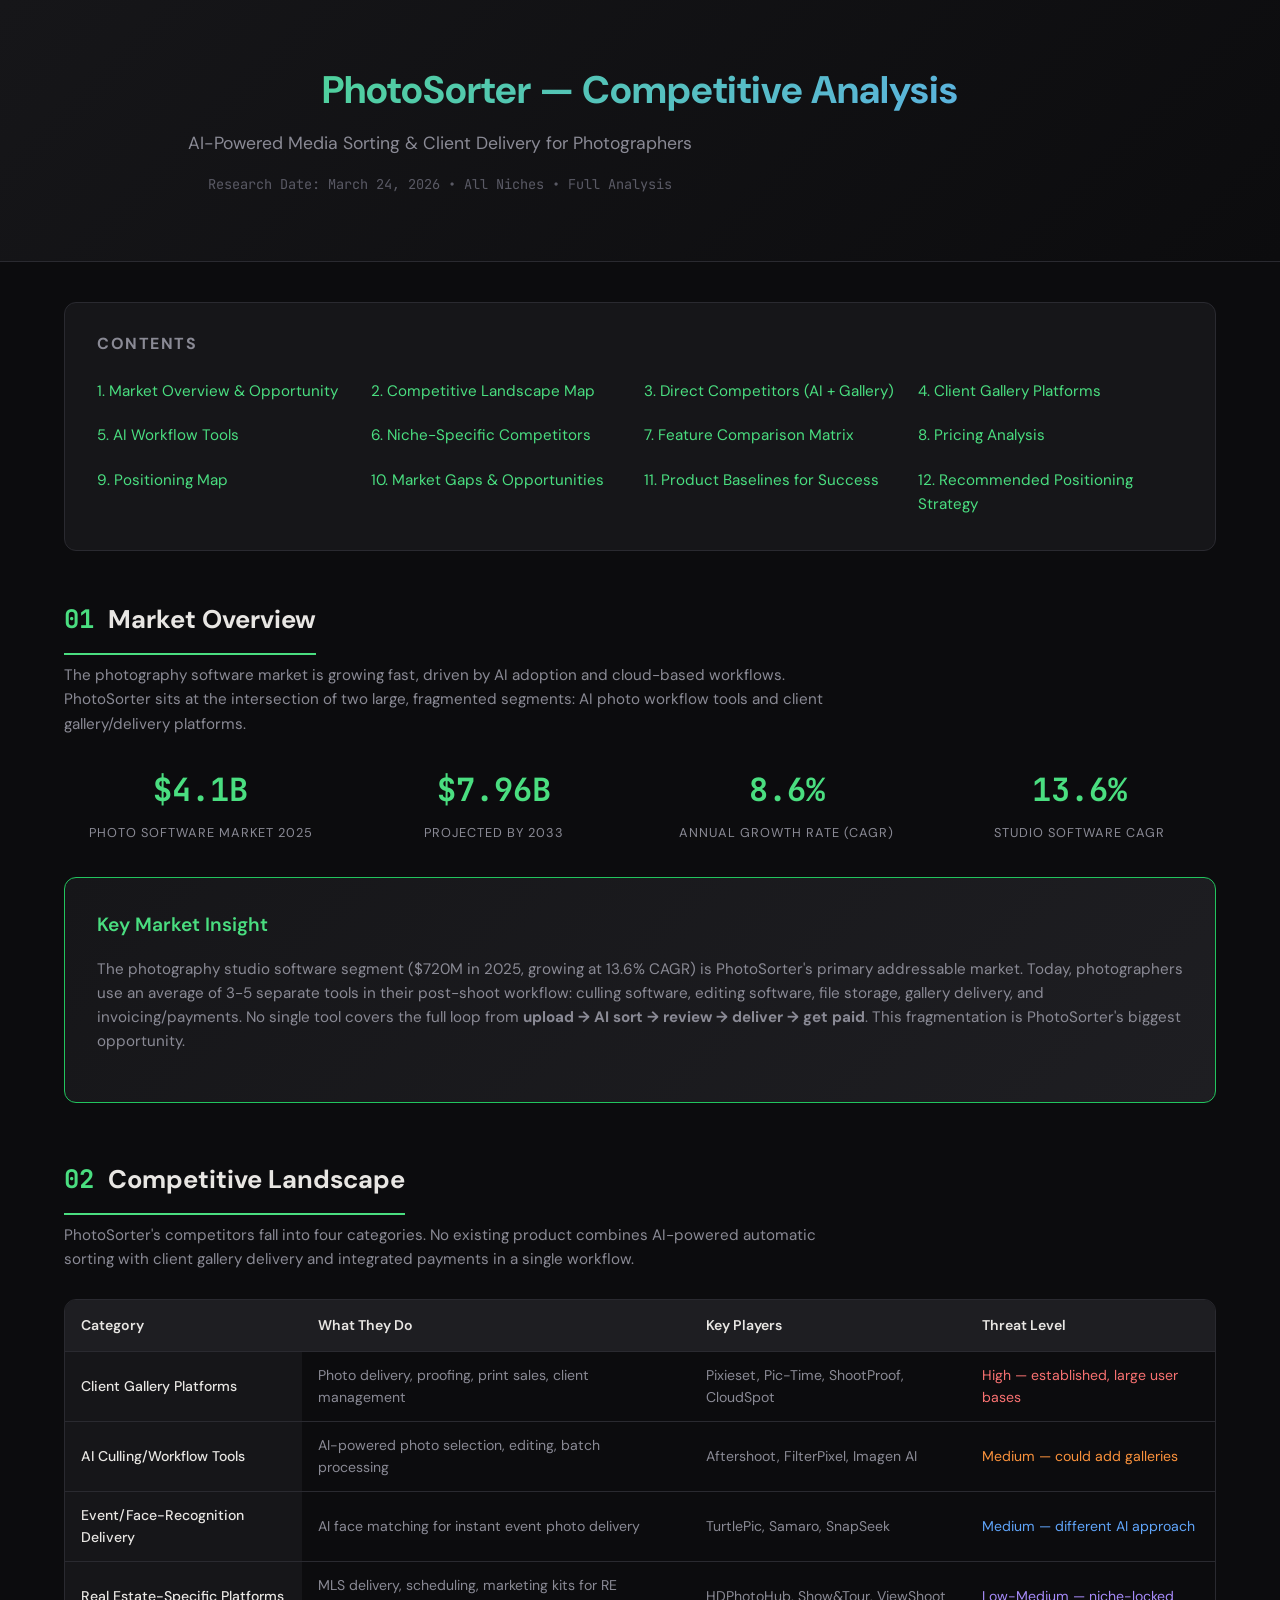
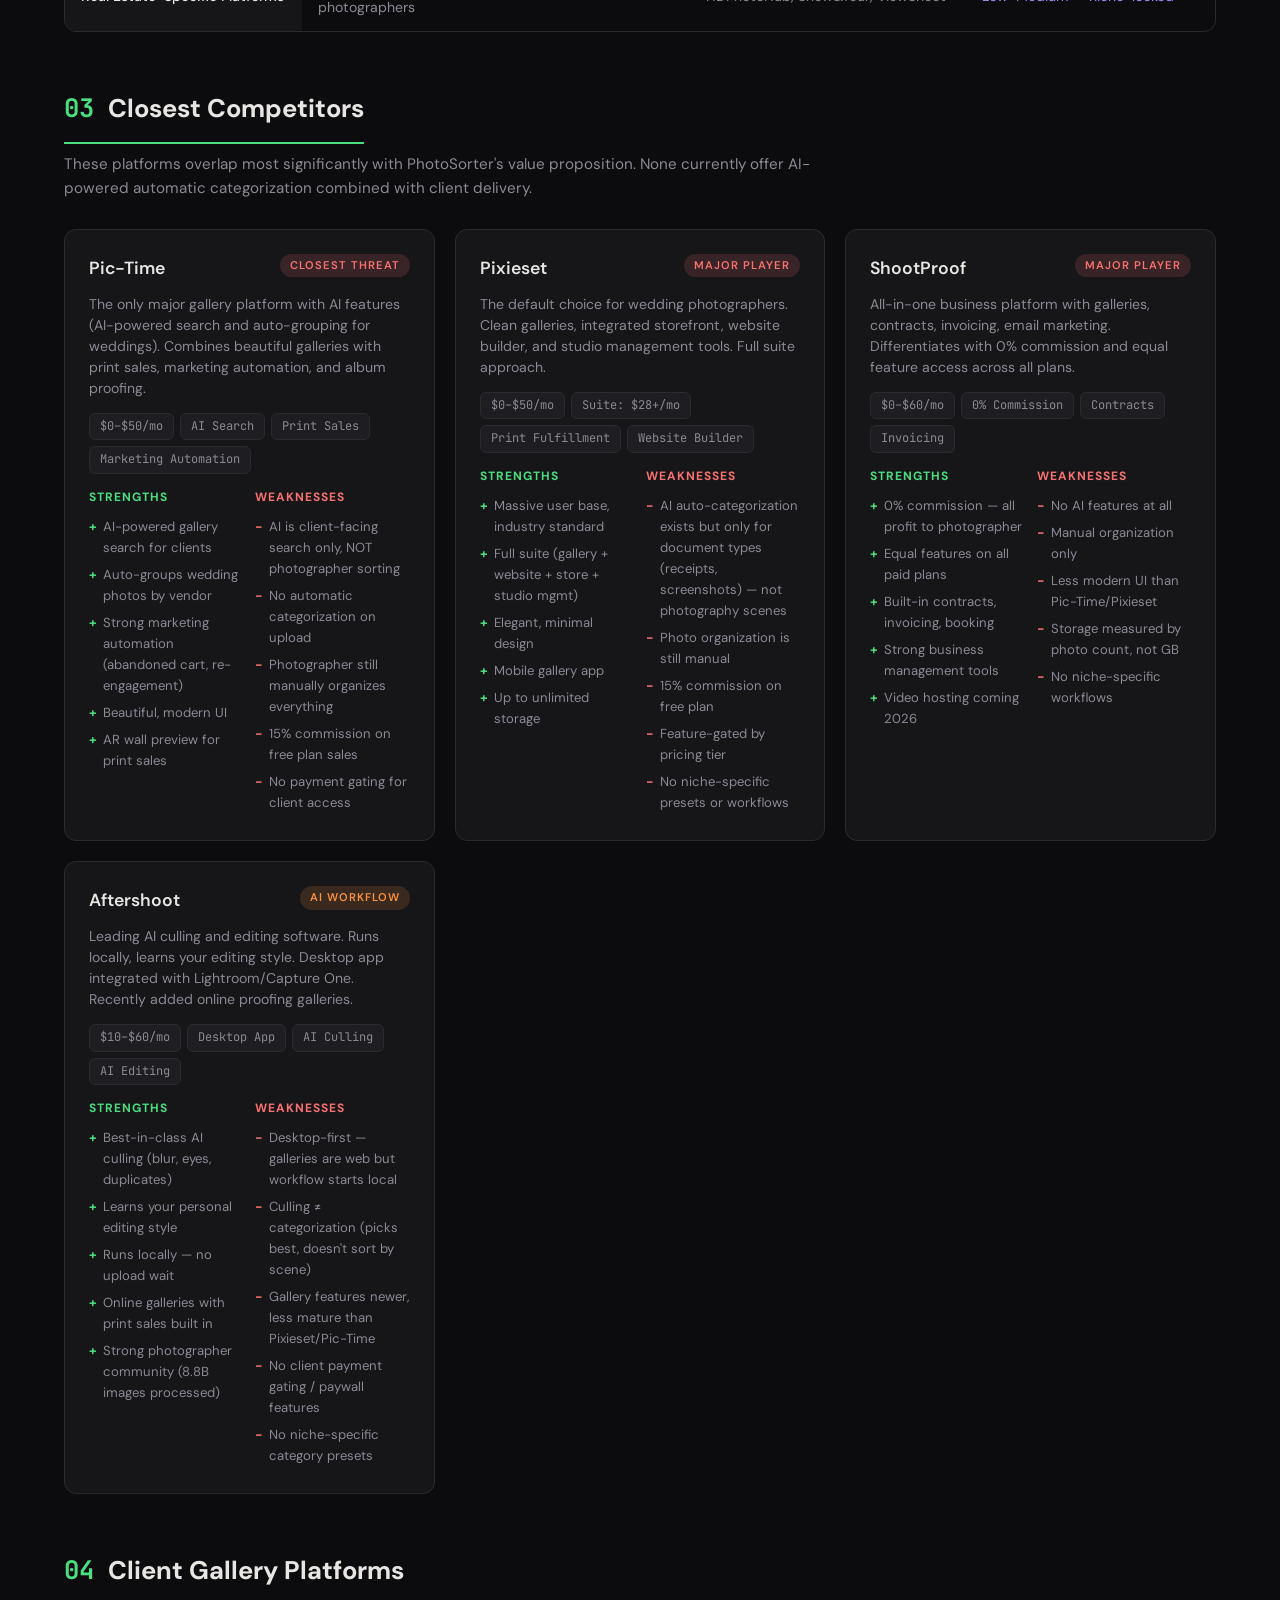
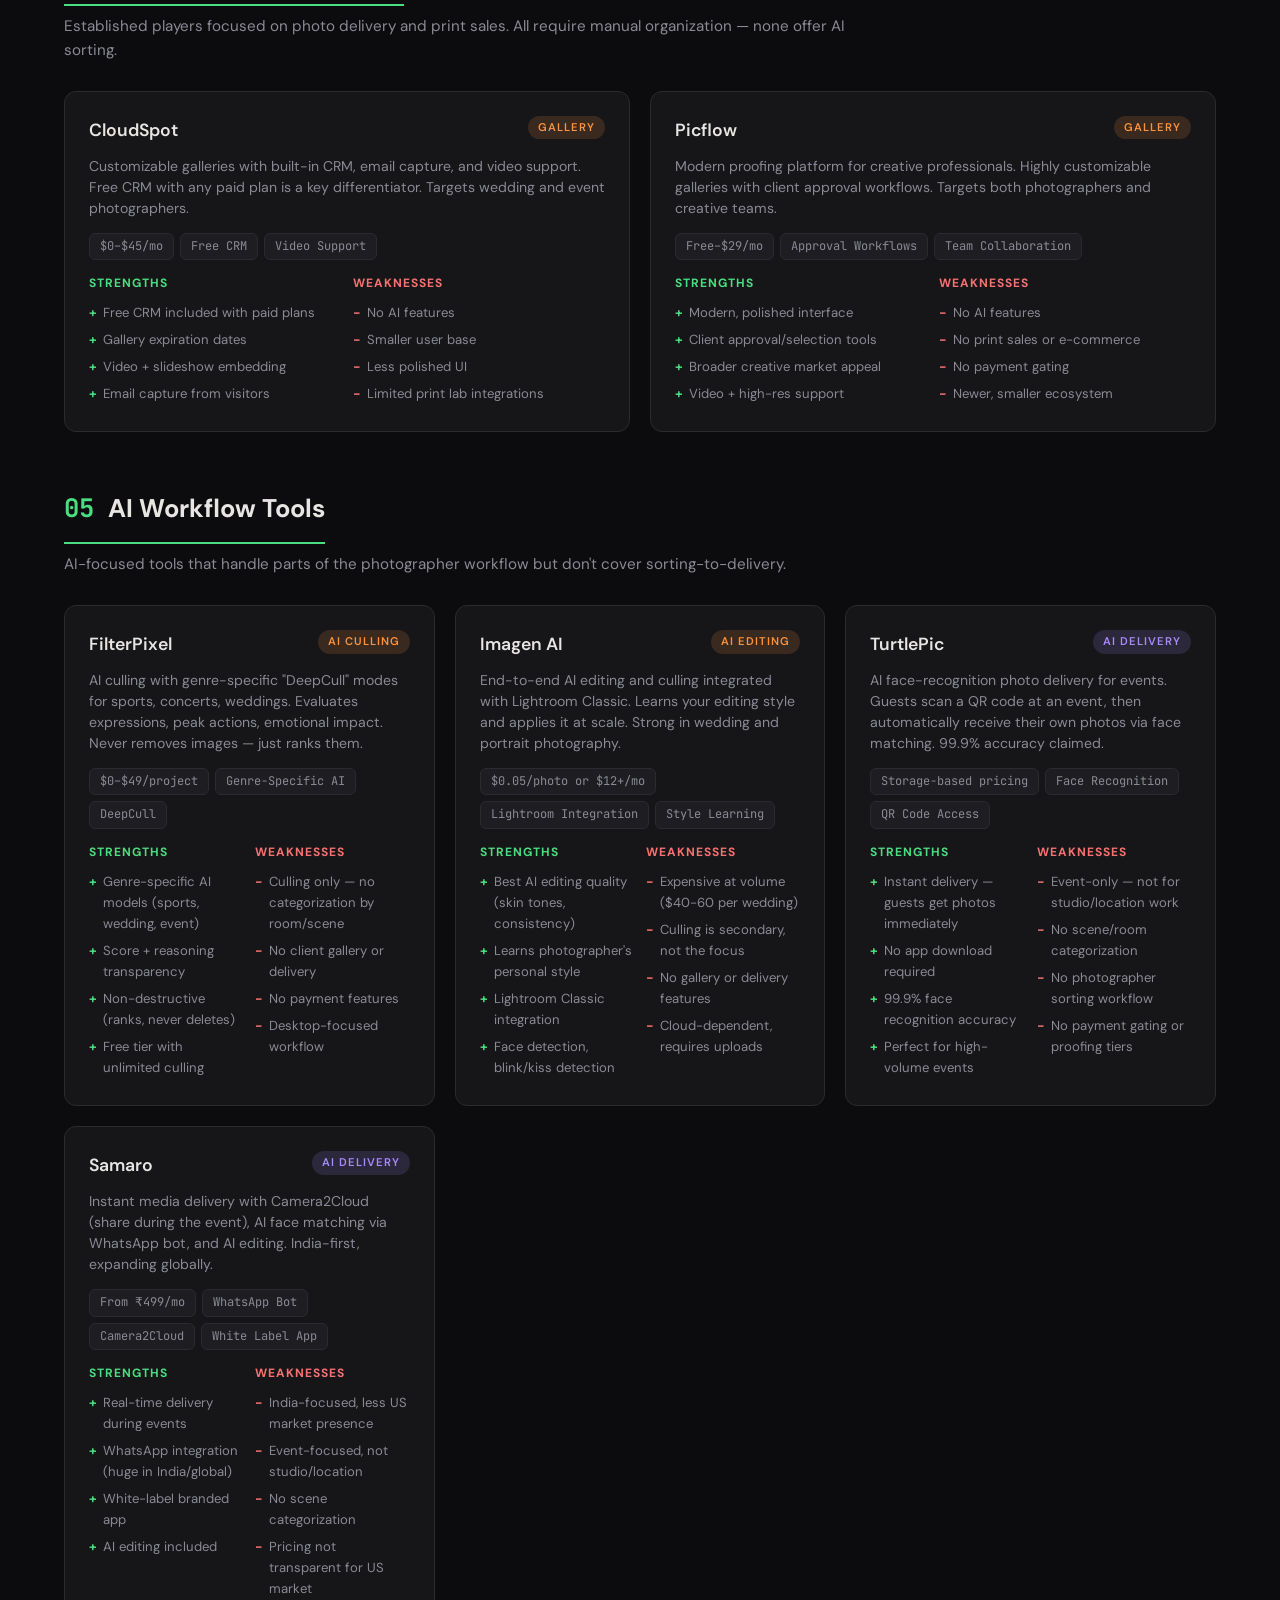
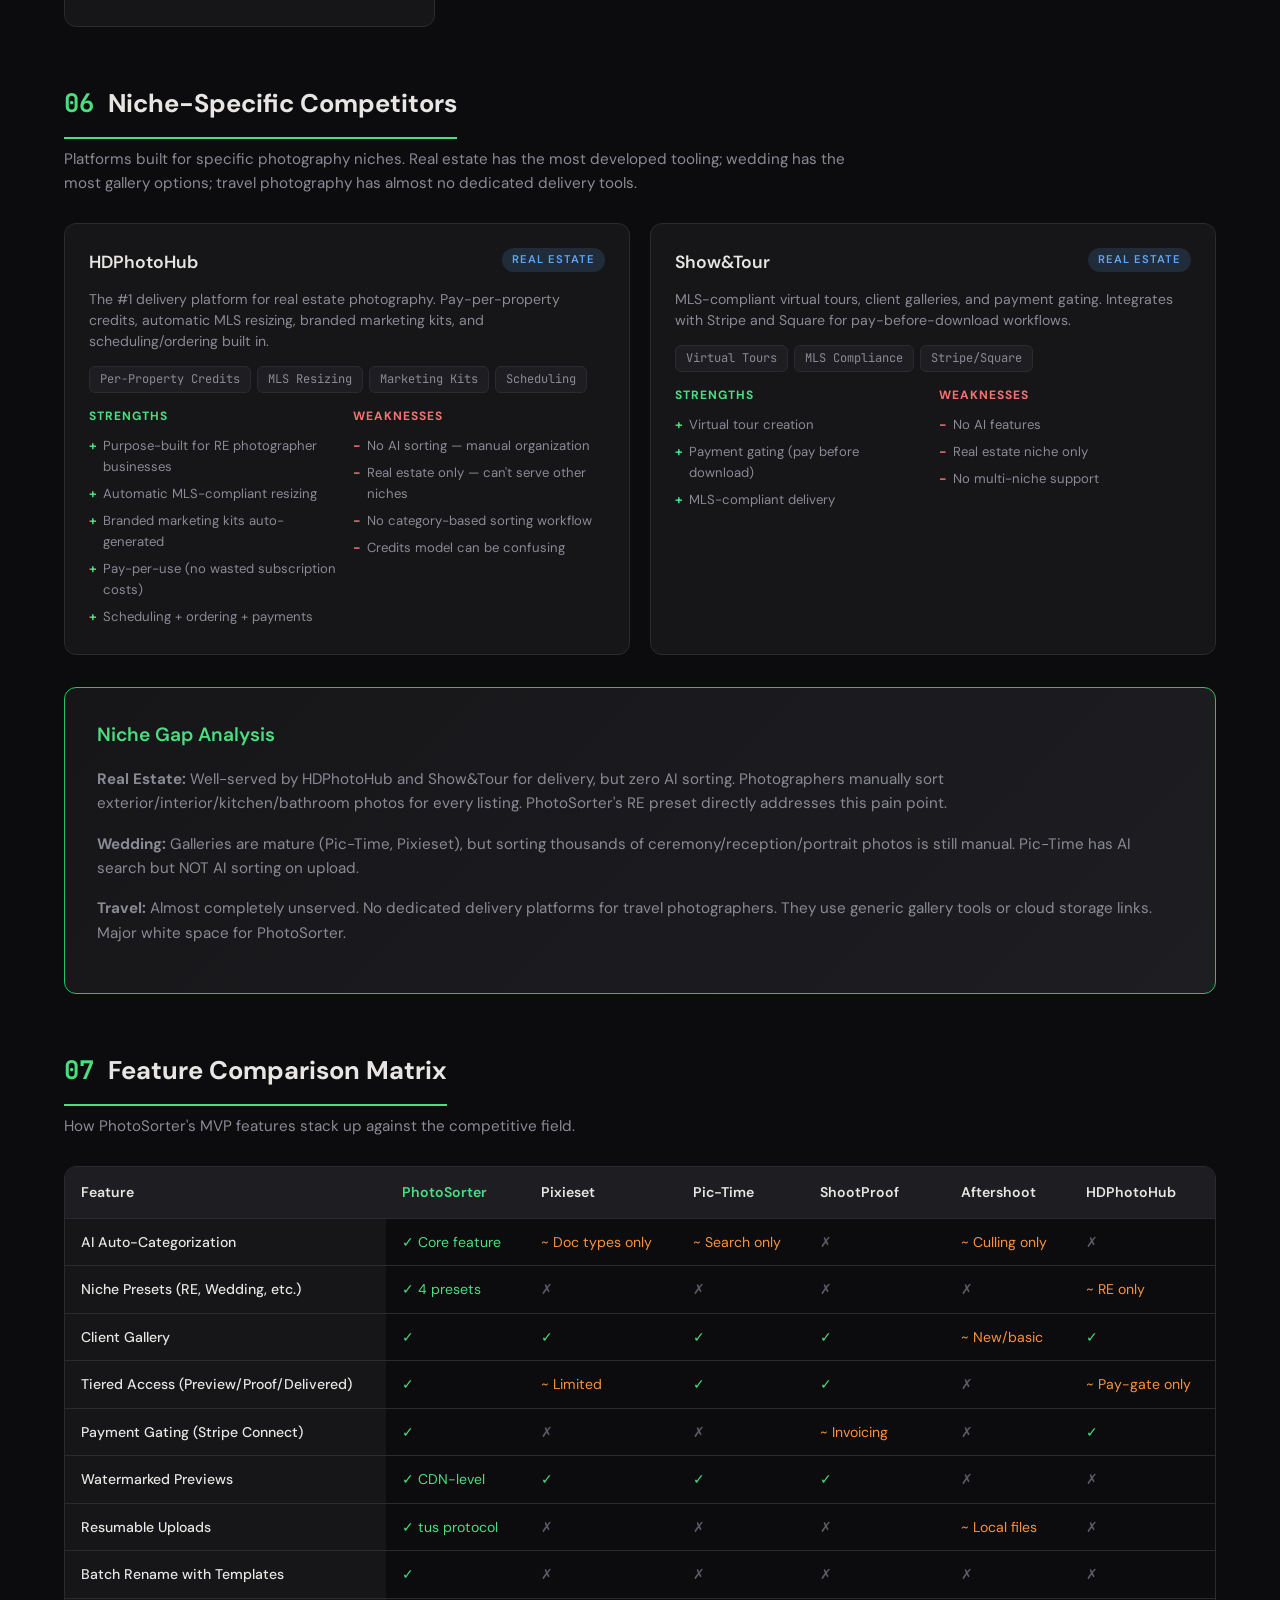
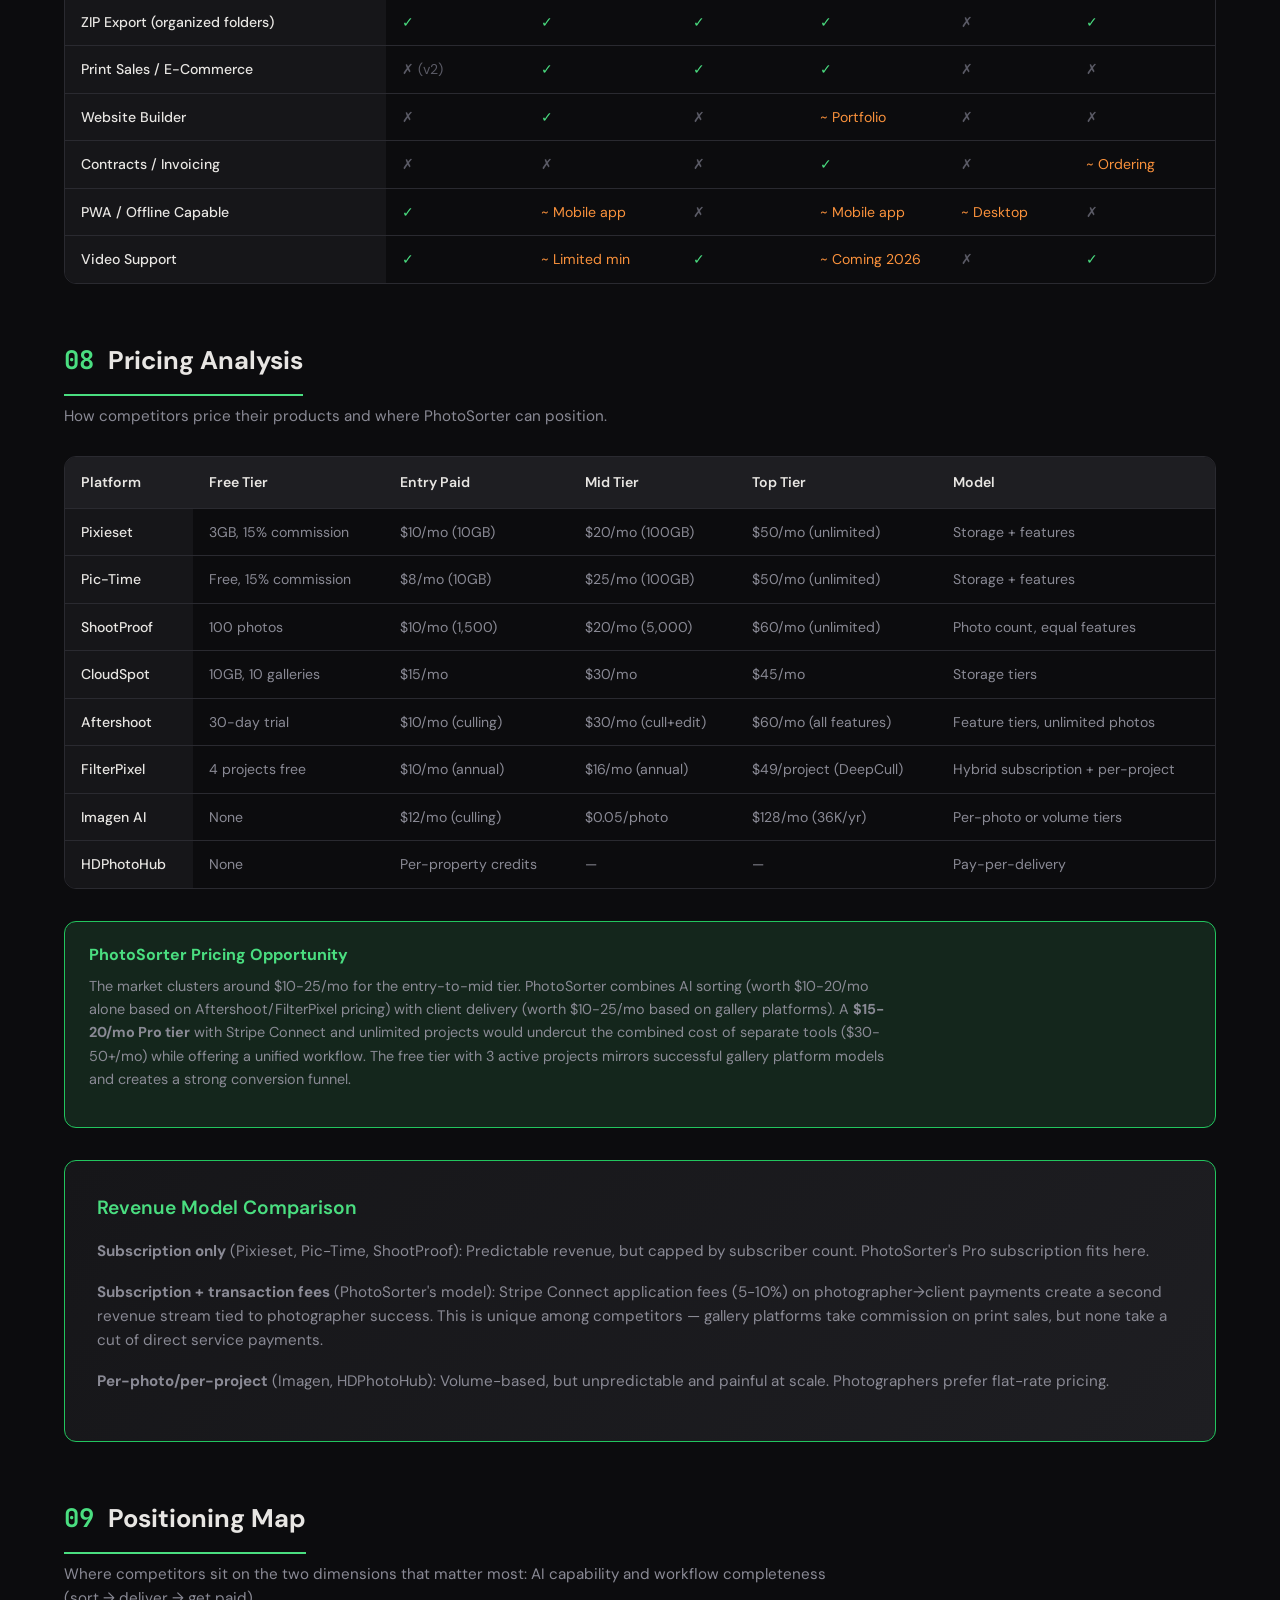
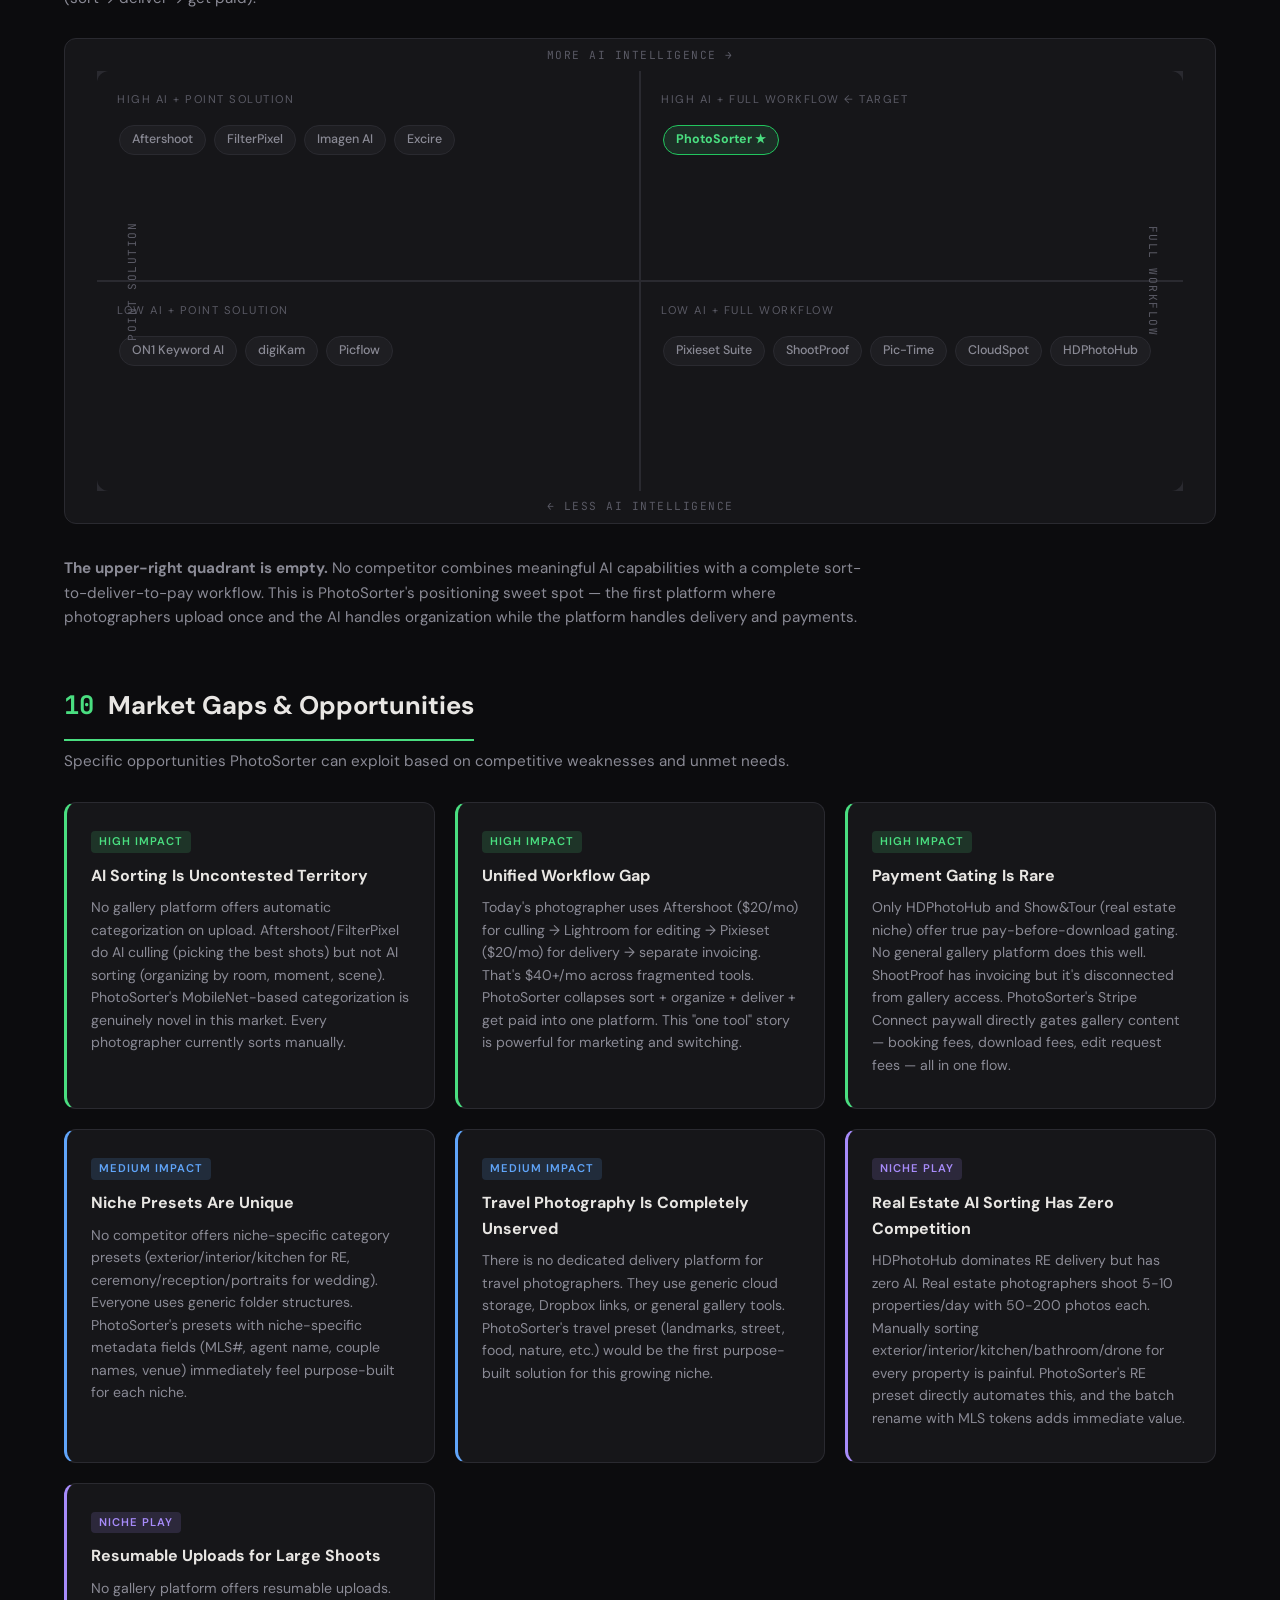
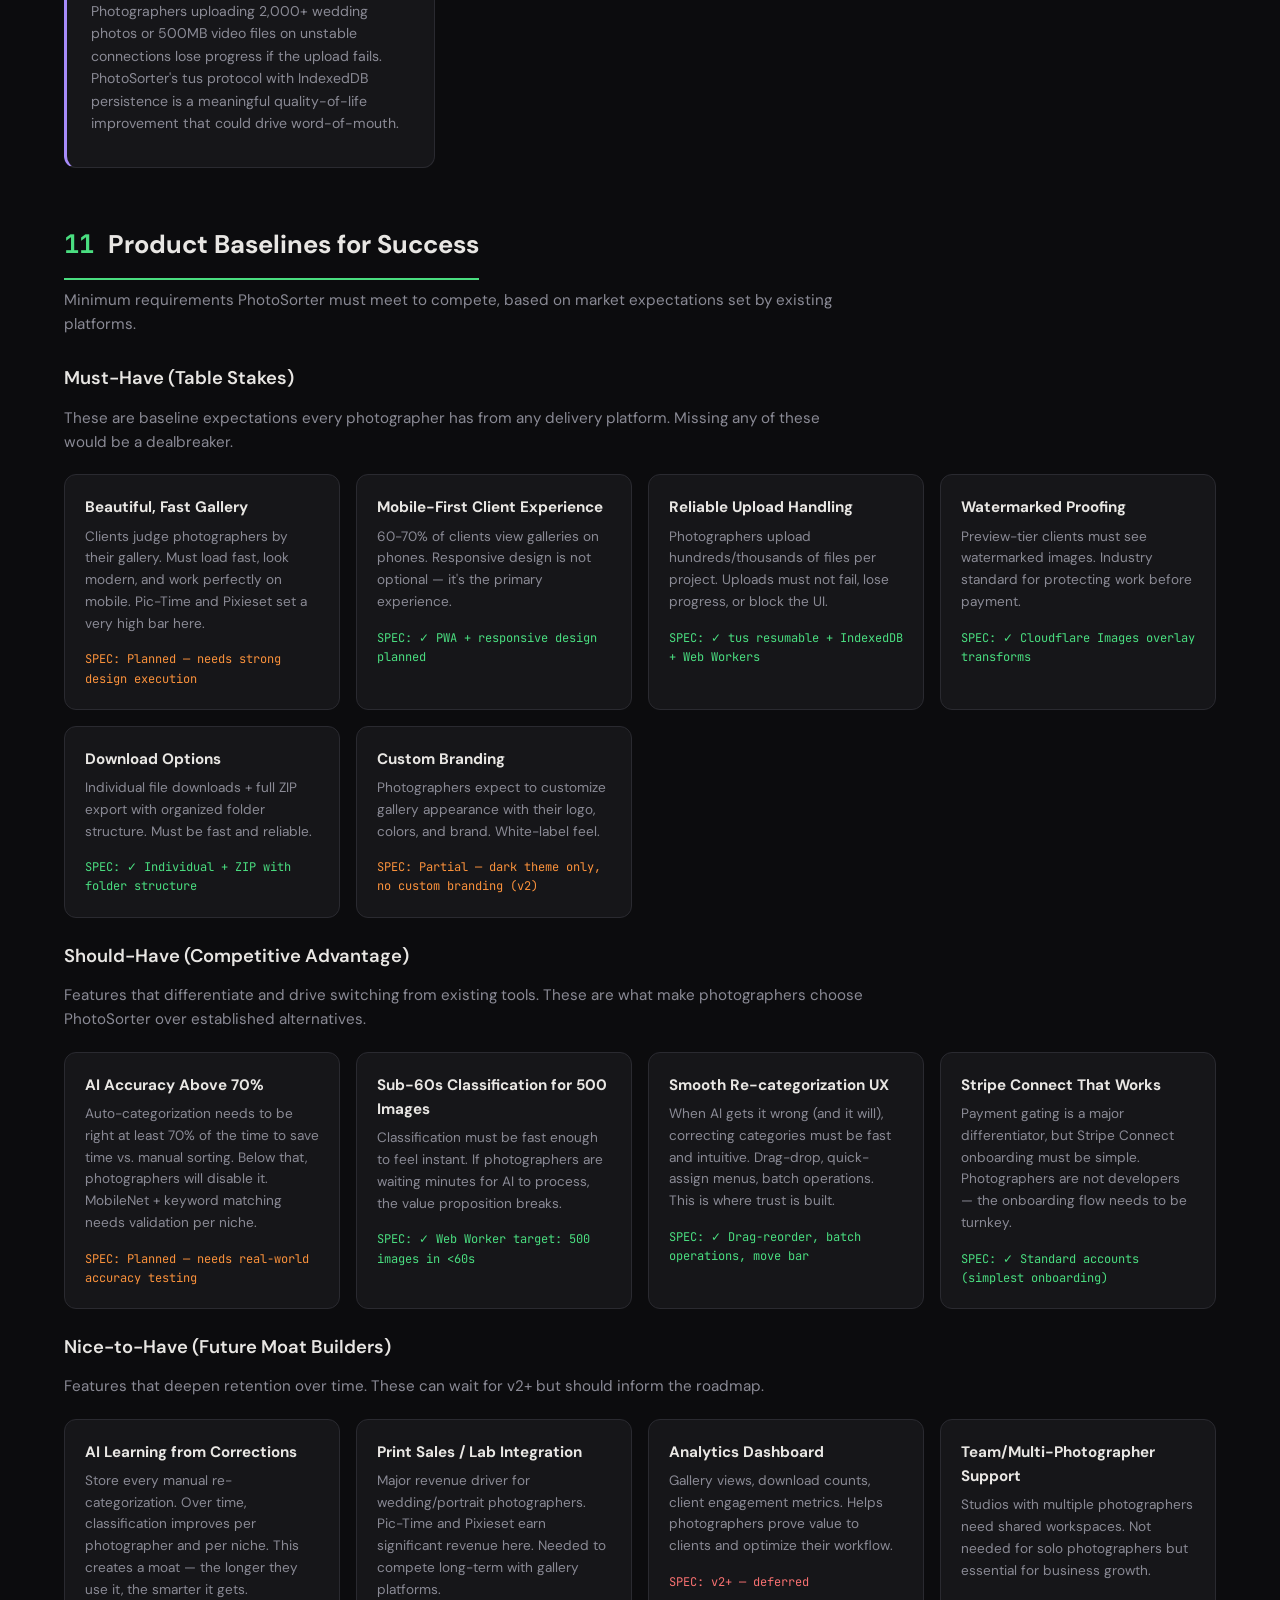
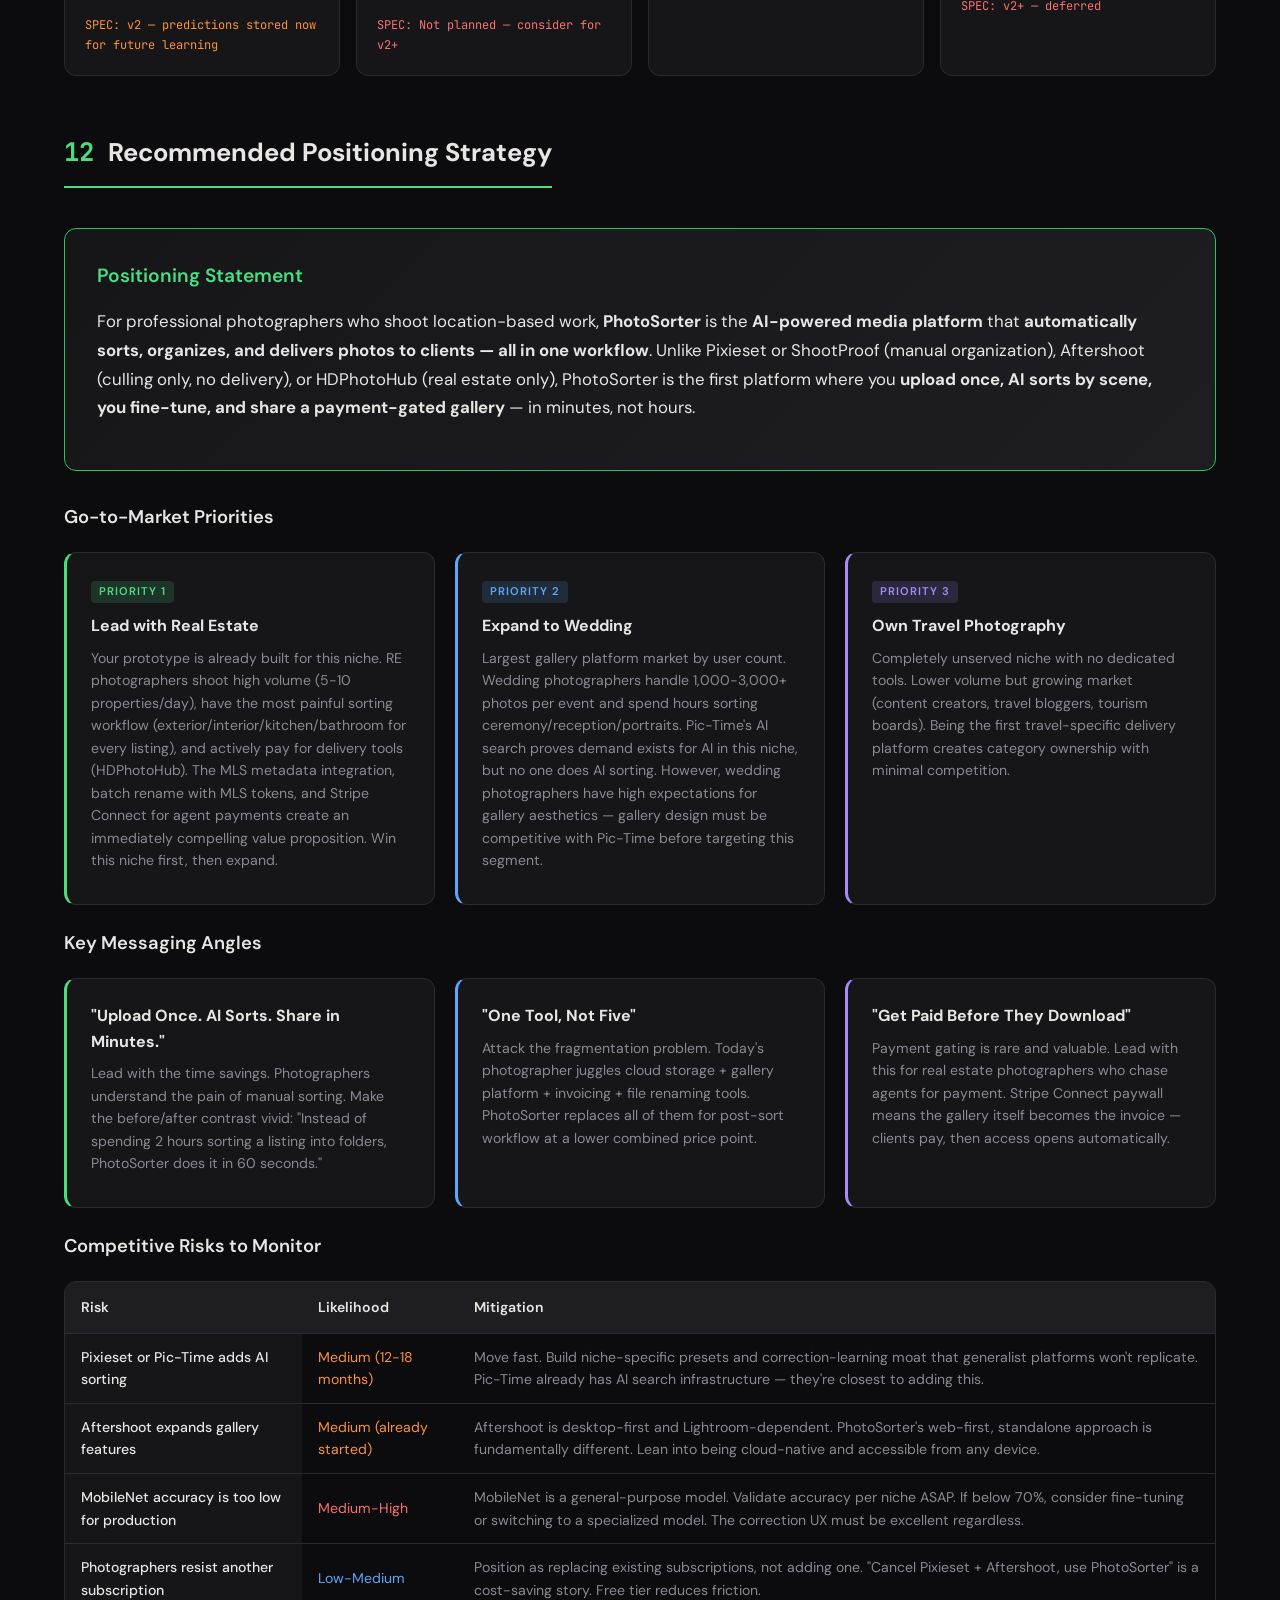
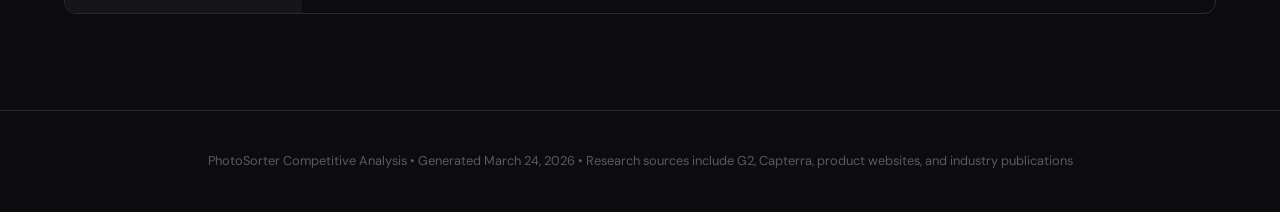
<file: competitive-analysis.html>
<!DOCTYPE html>
<html lang="en">
<head>
<meta charset="UTF-8">
<meta name="viewport" content="width=device-width, initial-scale=1.0">
<title>PhotoSorter — Competitive Analysis</title>
<style>
  :root {
    --bg: #0C0C0E;
    --surface: #161619;
    --surface-2: #1E1E22;
    --surface-3: #26262B;
    --border: #2A2A30;
    --border-hover: #3A3A42;
    --text: #E8E6E3;
    --text-dim: #8A8A95;
    --text-muted: #5A5A65;
    --accent: #4ADE80;
    --accent-dim: #22C55E;
    --accent-glow: rgba(74, 222, 128, 0.12);
    --warning: #FB923C;
    --danger: #F87171;
    --blue: #60A5FA;
    --purple: #A78BFA;
    --pink: #F472B6;
    --radius: 12px;
  }

  * { margin: 0; padding: 0; box-sizing: border-box; }

  body {
    font-family: 'DM Sans', -apple-system, BlinkMacSystemFont, 'Segoe UI', sans-serif;
    background: var(--bg);
    color: var(--text);
    line-height: 1.6;
    padding: 0;
  }

  .hero {
    background: linear-gradient(135deg, var(--surface) 0%, var(--bg) 100%);
    border-bottom: 1px solid var(--border);
    padding: 60px 40px 50px;
    text-align: center;
  }

  .hero h1 {
    font-size: 2.4rem;
    font-weight: 700;
    margin-bottom: 8px;
    background: linear-gradient(135deg, var(--accent), var(--blue));
    -webkit-background-clip: text;
    -webkit-text-fill-color: transparent;
  }

  .hero .subtitle {
    color: var(--text-dim);
    font-size: 1.1rem;
    margin-bottom: 16px;
  }

  .hero .date {
    color: var(--text-muted);
    font-size: 0.85rem;
    font-family: 'JetBrains Mono', monospace;
  }

  .container {
    max-width: 1200px;
    margin: 0 auto;
    padding: 40px 24px;
  }

  .toc {
    background: var(--surface);
    border: 1px solid var(--border);
    border-radius: var(--radius);
    padding: 28px 32px;
    margin-bottom: 48px;
  }

  .toc h2 {
    font-size: 1rem;
    color: var(--text-dim);
    text-transform: uppercase;
    letter-spacing: 1.5px;
    margin-bottom: 16px;
  }

  .toc-grid {
    display: grid;
    grid-template-columns: repeat(auto-fit, minmax(260px, 1fr));
    gap: 8px;
  }

  .toc a {
    color: var(--accent);
    text-decoration: none;
    font-size: 0.95rem;
    padding: 6px 0;
    display: block;
    transition: color 0.2s;
  }

  .toc a:hover { color: var(--text); }

  section {
    margin-bottom: 56px;
  }

  h2.section-title {
    font-size: 1.6rem;
    font-weight: 700;
    margin-bottom: 8px;
    padding-bottom: 12px;
    border-bottom: 2px solid var(--accent);
    display: inline-block;
  }

  h2.section-title .number {
    color: var(--accent);
    font-family: 'JetBrains Mono', monospace;
    margin-right: 8px;
  }

  .section-desc {
    color: var(--text-dim);
    margin-bottom: 28px;
    font-size: 0.95rem;
    max-width: 800px;
  }

  h3 {
    font-size: 1.15rem;
    font-weight: 600;
    margin: 24px 0 12px;
    color: var(--text);
  }

  p {
    color: var(--text-dim);
    margin-bottom: 16px;
    max-width: 800px;
    font-size: 0.95rem;
  }

  /* Competitor Cards */
  .competitor-grid {
    display: grid;
    grid-template-columns: repeat(auto-fit, minmax(340px, 1fr));
    gap: 20px;
    margin-bottom: 32px;
  }

  .competitor-card {
    background: var(--surface);
    border: 1px solid var(--border);
    border-radius: var(--radius);
    padding: 24px;
    transition: border-color 0.2s, transform 0.15s;
  }

  .competitor-card:hover {
    border-color: var(--border-hover);
    transform: translateY(-2px);
  }

  .card-header {
    display: flex;
    justify-content: space-between;
    align-items: flex-start;
    margin-bottom: 12px;
  }

  .card-header h4 {
    font-size: 1.1rem;
    font-weight: 600;
  }

  .tag {
    display: inline-block;
    font-size: 0.7rem;
    font-weight: 600;
    text-transform: uppercase;
    letter-spacing: 1px;
    padding: 3px 10px;
    border-radius: 20px;
    white-space: nowrap;
  }

  .tag-direct { background: rgba(248, 113, 113, 0.15); color: var(--danger); }
  .tag-adjacent { background: rgba(251, 146, 60, 0.15); color: var(--warning); }
  .tag-niche { background: rgba(96, 165, 250, 0.15); color: var(--blue); }
  .tag-emerging { background: rgba(167, 139, 250, 0.15); color: var(--purple); }

  .card-desc {
    color: var(--text-dim);
    font-size: 0.88rem;
    margin-bottom: 14px;
    line-height: 1.5;
  }

  .card-meta {
    display: flex;
    flex-wrap: wrap;
    gap: 6px;
    margin-bottom: 14px;
  }

  .meta-chip {
    font-size: 0.75rem;
    padding: 3px 10px;
    background: var(--surface-2);
    border: 1px solid var(--border);
    border-radius: 6px;
    color: var(--text-dim);
    font-family: 'JetBrains Mono', monospace;
  }

  .strengths-weaknesses {
    display: grid;
    grid-template-columns: 1fr 1fr;
    gap: 12px;
    margin-top: 14px;
  }

  .sw-col h5 {
    font-size: 0.75rem;
    text-transform: uppercase;
    letter-spacing: 1px;
    margin-bottom: 6px;
  }

  .sw-col.strengths h5 { color: var(--accent); }
  .sw-col.weaknesses h5 { color: var(--danger); }

  .sw-col ul {
    list-style: none;
    padding: 0;
  }

  .sw-col li {
    font-size: 0.82rem;
    color: var(--text-dim);
    padding: 3px 0;
    padding-left: 14px;
    position: relative;
  }

  .sw-col.strengths li::before {
    content: '+';
    position: absolute;
    left: 0;
    color: var(--accent);
    font-weight: 700;
  }

  .sw-col.weaknesses li::before {
    content: '-';
    position: absolute;
    left: 0;
    color: var(--danger);
    font-weight: 700;
  }

  /* Comparison Table */
  .table-wrap {
    overflow-x: auto;
    margin: 20px 0 32px;
    border-radius: var(--radius);
    border: 1px solid var(--border);
  }

  table {
    width: 100%;
    border-collapse: collapse;
    font-size: 0.88rem;
    min-width: 900px;
  }

  thead {
    background: var(--surface-2);
  }

  th {
    padding: 14px 16px;
    text-align: left;
    font-weight: 600;
    color: var(--text);
    border-bottom: 1px solid var(--border);
    white-space: nowrap;
  }

  th:first-child {
    position: sticky;
    left: 0;
    background: var(--surface-2);
    z-index: 2;
  }

  td {
    padding: 12px 16px;
    border-bottom: 1px solid var(--border);
    color: var(--text-dim);
  }

  td:first-child {
    position: sticky;
    left: 0;
    background: var(--surface);
    font-weight: 500;
    color: var(--text);
    z-index: 1;
  }

  tr:last-child td { border-bottom: none; }

  tbody tr:hover td { background: var(--surface-2); }
  tbody tr:hover td:first-child { background: var(--surface-3); }

  .check { color: var(--accent); }
  .cross { color: var(--text-muted); }
  .partial { color: var(--warning); }

  /* Positioning Map */
  .map-container {
    background: var(--surface);
    border: 1px solid var(--border);
    border-radius: var(--radius);
    padding: 32px;
    margin: 20px 0 32px;
    position: relative;
  }

  .map-grid {
    display: grid;
    grid-template-columns: 1fr 1fr;
    grid-template-rows: 1fr 1fr;
    gap: 2px;
    background: var(--border);
    min-height: 420px;
    position: relative;
  }

  .map-quadrant {
    background: var(--surface);
    padding: 20px;
    position: relative;
  }

  .map-quadrant .q-label {
    font-size: 0.7rem;
    text-transform: uppercase;
    letter-spacing: 1.5px;
    color: var(--text-muted);
    margin-bottom: 12px;
  }

  .map-dot {
    display: inline-flex;
    align-items: center;
    gap: 6px;
    padding: 4px 12px;
    border-radius: 20px;
    font-size: 0.78rem;
    font-weight: 500;
    margin: 4px 2px;
    white-space: nowrap;
  }

  .map-dot.you {
    background: var(--accent-glow);
    color: var(--accent);
    border: 1px solid var(--accent-dim);
    font-weight: 700;
  }

  .map-dot.comp {
    background: var(--surface-2);
    color: var(--text-dim);
    border: 1px solid var(--border);
  }

  .map-axes {
    position: absolute;
    inset: 0;
    pointer-events: none;
  }

  .axis-label {
    position: absolute;
    font-size: 0.7rem;
    text-transform: uppercase;
    letter-spacing: 1.5px;
    color: var(--text-muted);
    font-family: 'JetBrains Mono', monospace;
  }

  .axis-label.top { top: 8px; left: 50%; transform: translateX(-50%); }
  .axis-label.bottom { bottom: 8px; left: 50%; transform: translateX(-50%); }
  .axis-label.left { left: 8px; top: 50%; transform: translateY(-50%) rotate(-90deg); }
  .axis-label.right { right: 8px; top: 50%; transform: translateY(-50%) rotate(90deg); }

  /* Opportunity Cards */
  .opp-grid {
    display: grid;
    grid-template-columns: repeat(auto-fit, minmax(300px, 1fr));
    gap: 20px;
    margin: 20px 0;
  }

  .opp-card {
    background: var(--surface);
    border: 1px solid var(--border);
    border-radius: var(--radius);
    padding: 24px;
    border-left: 3px solid var(--accent);
  }

  .opp-card.high-impact { border-left-color: var(--accent); }
  .opp-card.medium-impact { border-left-color: var(--blue); }
  .opp-card.niche-play { border-left-color: var(--purple); }

  .opp-card h4 {
    font-size: 1rem;
    margin-bottom: 8px;
  }

  .opp-card p {
    font-size: 0.88rem;
    margin-bottom: 8px;
  }

  .impact-badge {
    font-size: 0.7rem;
    text-transform: uppercase;
    letter-spacing: 1px;
    font-weight: 600;
    padding: 2px 8px;
    border-radius: 4px;
    display: inline-block;
    margin-bottom: 10px;
  }

  .impact-high { background: rgba(74, 222, 128, 0.15); color: var(--accent); }
  .impact-medium { background: rgba(96, 165, 250, 0.15); color: var(--blue); }
  .impact-niche { background: rgba(167, 139, 250, 0.15); color: var(--purple); }

  /* Pricing Table */
  .pricing-highlight {
    background: var(--accent-glow);
    border: 1px solid var(--accent-dim);
    border-radius: var(--radius);
    padding: 20px 24px;
    margin: 20px 0;
  }

  .pricing-highlight h4 {
    color: var(--accent);
    margin-bottom: 8px;
  }

  .pricing-highlight p {
    color: var(--text-dim);
    font-size: 0.9rem;
  }

  /* Baseline Requirements */
  .baseline-grid {
    display: grid;
    grid-template-columns: repeat(auto-fit, minmax(260px, 1fr));
    gap: 16px;
    margin: 20px 0;
  }

  .baseline-item {
    background: var(--surface);
    border: 1px solid var(--border);
    border-radius: var(--radius);
    padding: 20px;
  }

  .baseline-item h4 {
    font-size: 0.95rem;
    margin-bottom: 6px;
  }

  .baseline-item p {
    font-size: 0.85rem;
    color: var(--text-dim);
  }

  .baseline-item .status {
    font-size: 0.75rem;
    font-family: 'JetBrains Mono', monospace;
    margin-top: 8px;
  }

  .status-yes { color: var(--accent); }
  .status-partial { color: var(--warning); }
  .status-no { color: var(--danger); }

  /* Summary box */
  .summary-box {
    background: linear-gradient(135deg, var(--surface) 0%, var(--surface-2) 100%);
    border: 1px solid var(--accent-dim);
    border-radius: var(--radius);
    padding: 32px;
    margin: 32px 0;
  }

  .summary-box h3 {
    color: var(--accent);
    margin-top: 0;
    margin-bottom: 16px;
    font-size: 1.2rem;
  }

  .summary-box p {
    max-width: none;
  }

  .key-number {
    font-family: 'JetBrains Mono', monospace;
    font-size: 2rem;
    font-weight: 700;
    color: var(--accent);
    display: block;
    margin-bottom: 4px;
  }

  .stat-grid {
    display: grid;
    grid-template-columns: repeat(auto-fit, minmax(180px, 1fr));
    gap: 20px;
    margin: 24px 0;
  }

  .stat-item {
    text-align: center;
  }

  .stat-item .label {
    font-size: 0.8rem;
    color: var(--text-dim);
    text-transform: uppercase;
    letter-spacing: 1px;
  }

  @media (max-width: 768px) {
    .hero { padding: 40px 20px 30px; }
    .hero h1 { font-size: 1.8rem; }
    .container { padding: 24px 16px; }
    .competitor-grid { grid-template-columns: 1fr; }
    .strengths-weaknesses { grid-template-columns: 1fr; }
    .opp-grid { grid-template-columns: 1fr; }
  }
</style>
<link rel="preconnect" href="https://fonts.googleapis.com">
<link href="https://fonts.googleapis.com/css2?family=DM+Sans:wght@400;500;600;700&family=JetBrains+Mono:wght@400;600;700&display=swap" rel="stylesheet">
</head>
<body>

<div class="hero">
  <h1>PhotoSorter — Competitive Analysis</h1>
  <p class="subtitle">AI-Powered Media Sorting & Client Delivery for Photographers</p>
  <p class="date">Research Date: March 24, 2026 &bull; All Niches &bull; Full Analysis</p>
</div>

<div class="container">

  <!-- TABLE OF CONTENTS -->
  <div class="toc">
    <h2>Contents</h2>
    <div class="toc-grid">
      <a href="#market">1. Market Overview & Opportunity</a>
      <a href="#landscape">2. Competitive Landscape Map</a>
      <a href="#direct">3. Direct Competitors (AI + Gallery)</a>
      <a href="#gallery">4. Client Gallery Platforms</a>
      <a href="#ai-workflow">5. AI Workflow Tools</a>
      <a href="#niche">6. Niche-Specific Competitors</a>
      <a href="#comparison">7. Feature Comparison Matrix</a>
      <a href="#pricing">8. Pricing Analysis</a>
      <a href="#positioning">9. Positioning Map</a>
      <a href="#gaps">10. Market Gaps & Opportunities</a>
      <a href="#baselines">11. Product Baselines for Success</a>
      <a href="#strategy">12. Recommended Positioning Strategy</a>
    </div>
  </div>

  <!-- 1. MARKET OVERVIEW -->
  <section id="market">
    <h2 class="section-title"><span class="number">01</span> Market Overview</h2>
    <p class="section-desc">The photography software market is growing fast, driven by AI adoption and cloud-based workflows. PhotoSorter sits at the intersection of two large, fragmented segments: AI photo workflow tools and client gallery/delivery platforms.</p>

    <div class="stat-grid">
      <div class="stat-item">
        <span class="key-number">$4.1B</span>
        <span class="label">Photo Software Market 2025</span>
      </div>
      <div class="stat-item">
        <span class="key-number">$7.96B</span>
        <span class="label">Projected by 2033</span>
      </div>
      <div class="stat-item">
        <span class="key-number">8.6%</span>
        <span class="label">Annual Growth Rate (CAGR)</span>
      </div>
      <div class="stat-item">
        <span class="key-number">13.6%</span>
        <span class="label">Studio Software CAGR</span>
      </div>
    </div>

    <div class="summary-box">
      <h3>Key Market Insight</h3>
      <p>The photography studio software segment ($720M in 2025, growing at 13.6% CAGR) is PhotoSorter's primary addressable market. Today, photographers use an average of 3-5 separate tools in their post-shoot workflow: culling software, editing software, file storage, gallery delivery, and invoicing/payments. No single tool covers the full loop from <strong>upload → AI sort → review → deliver → get paid</strong>. This fragmentation is PhotoSorter's biggest opportunity.</p>
    </div>
  </section>

  <!-- 2. COMPETITIVE LANDSCAPE -->
  <section id="landscape">
    <h2 class="section-title"><span class="number">02</span> Competitive Landscape</h2>
    <p class="section-desc">PhotoSorter's competitors fall into four categories. No existing product combines AI-powered automatic sorting with client gallery delivery and integrated payments in a single workflow.</p>

    <div class="table-wrap">
      <table>
        <thead>
          <tr>
            <th>Category</th>
            <th>What They Do</th>
            <th>Key Players</th>
            <th>Threat Level</th>
          </tr>
        </thead>
        <tbody>
          <tr>
            <td>Client Gallery Platforms</td>
            <td>Photo delivery, proofing, print sales, client management</td>
            <td>Pixieset, Pic-Time, ShootProof, CloudSpot</td>
            <td><span style="color: var(--danger);">High — established, large user bases</span></td>
          </tr>
          <tr>
            <td>AI Culling/Workflow Tools</td>
            <td>AI-powered photo selection, editing, batch processing</td>
            <td>Aftershoot, FilterPixel, Imagen AI</td>
            <td><span style="color: var(--warning);">Medium — could add galleries</span></td>
          </tr>
          <tr>
            <td>Event/Face-Recognition Delivery</td>
            <td>AI face matching for instant event photo delivery</td>
            <td>TurtlePic, Samaro, SnapSeek</td>
            <td><span style="color: var(--blue);">Medium — different AI approach</span></td>
          </tr>
          <tr>
            <td>Real Estate-Specific Platforms</td>
            <td>MLS delivery, scheduling, marketing kits for RE photographers</td>
            <td>HDPhotoHub, Show&Tour, ViewShoot</td>
            <td><span style="color: var(--purple);">Low-Medium — niche-locked</span></td>
          </tr>
        </tbody>
      </table>
    </div>
  </section>

  <!-- 3. DIRECT COMPETITORS -->
  <section id="direct">
    <h2 class="section-title"><span class="number">03</span> Closest Competitors</h2>
    <p class="section-desc">These platforms overlap most significantly with PhotoSorter's value proposition. None currently offer AI-powered automatic categorization combined with client delivery.</p>

    <div class="competitor-grid">

      <div class="competitor-card">
        <div class="card-header">
          <h4>Pic-Time</h4>
          <span class="tag tag-direct">Closest Threat</span>
        </div>
        <p class="card-desc">The only major gallery platform with AI features (AI-powered search and auto-grouping for weddings). Combines beautiful galleries with print sales, marketing automation, and album proofing.</p>
        <div class="card-meta">
          <span class="meta-chip">$0–$50/mo</span>
          <span class="meta-chip">AI Search</span>
          <span class="meta-chip">Print Sales</span>
          <span class="meta-chip">Marketing Automation</span>
        </div>
        <div class="strengths-weaknesses">
          <div class="sw-col strengths">
            <h5>Strengths</h5>
            <ul>
              <li>AI-powered gallery search for clients</li>
              <li>Auto-groups wedding photos by vendor</li>
              <li>Strong marketing automation (abandoned cart, re-engagement)</li>
              <li>Beautiful, modern UI</li>
              <li>AR wall preview for print sales</li>
            </ul>
          </div>
          <div class="sw-col weaknesses">
            <h5>Weaknesses</h5>
            <ul>
              <li>AI is client-facing search only, NOT photographer sorting</li>
              <li>No automatic categorization on upload</li>
              <li>Photographer still manually organizes everything</li>
              <li>15% commission on free plan sales</li>
              <li>No payment gating for client access</li>
            </ul>
          </div>
        </div>
      </div>

      <div class="competitor-card">
        <div class="card-header">
          <h4>Pixieset</h4>
          <span class="tag tag-direct">Major Player</span>
        </div>
        <p class="card-desc">The default choice for wedding photographers. Clean galleries, integrated storefront, website builder, and studio management tools. Full suite approach.</p>
        <div class="card-meta">
          <span class="meta-chip">$0–$50/mo</span>
          <span class="meta-chip">Suite: $28+/mo</span>
          <span class="meta-chip">Print Fulfillment</span>
          <span class="meta-chip">Website Builder</span>
        </div>
        <div class="strengths-weaknesses">
          <div class="sw-col strengths">
            <h5>Strengths</h5>
            <ul>
              <li>Massive user base, industry standard</li>
              <li>Full suite (gallery + website + store + studio mgmt)</li>
              <li>Elegant, minimal design</li>
              <li>Mobile gallery app</li>
              <li>Up to unlimited storage</li>
            </ul>
          </div>
          <div class="sw-col weaknesses">
            <h5>Weaknesses</h5>
            <ul>
              <li>AI auto-categorization exists but only for document types (receipts, screenshots) — not photography scenes</li>
              <li>Photo organization is still manual</li>
              <li>15% commission on free plan</li>
              <li>Feature-gated by pricing tier</li>
              <li>No niche-specific presets or workflows</li>
            </ul>
          </div>
        </div>
      </div>

      <div class="competitor-card">
        <div class="card-header">
          <h4>ShootProof</h4>
          <span class="tag tag-direct">Major Player</span>
        </div>
        <p class="card-desc">All-in-one business platform with galleries, contracts, invoicing, email marketing. Differentiates with 0% commission and equal feature access across all plans.</p>
        <div class="card-meta">
          <span class="meta-chip">$0–$60/mo</span>
          <span class="meta-chip">0% Commission</span>
          <span class="meta-chip">Contracts</span>
          <span class="meta-chip">Invoicing</span>
        </div>
        <div class="strengths-weaknesses">
          <div class="sw-col strengths">
            <h5>Strengths</h5>
            <ul>
              <li>0% commission — all profit to photographer</li>
              <li>Equal features on all paid plans</li>
              <li>Built-in contracts, invoicing, booking</li>
              <li>Strong business management tools</li>
              <li>Video hosting coming 2026</li>
            </ul>
          </div>
          <div class="sw-col weaknesses">
            <h5>Weaknesses</h5>
            <ul>
              <li>No AI features at all</li>
              <li>Manual organization only</li>
              <li>Less modern UI than Pic-Time/Pixieset</li>
              <li>Storage measured by photo count, not GB</li>
              <li>No niche-specific workflows</li>
            </ul>
          </div>
        </div>
      </div>

      <div class="competitor-card">
        <div class="card-header">
          <h4>Aftershoot</h4>
          <span class="tag tag-adjacent">AI Workflow</span>
        </div>
        <p class="card-desc">Leading AI culling and editing software. Runs locally, learns your editing style. Desktop app integrated with Lightroom/Capture One. Recently added online proofing galleries.</p>
        <div class="card-meta">
          <span class="meta-chip">$10–$60/mo</span>
          <span class="meta-chip">Desktop App</span>
          <span class="meta-chip">AI Culling</span>
          <span class="meta-chip">AI Editing</span>
        </div>
        <div class="strengths-weaknesses">
          <div class="sw-col strengths">
            <h5>Strengths</h5>
            <ul>
              <li>Best-in-class AI culling (blur, eyes, duplicates)</li>
              <li>Learns your personal editing style</li>
              <li>Runs locally — no upload wait</li>
              <li>Online galleries with print sales built in</li>
              <li>Strong photographer community (8.8B images processed)</li>
            </ul>
          </div>
          <div class="sw-col weaknesses">
            <h5>Weaknesses</h5>
            <ul>
              <li>Desktop-first — galleries are web but workflow starts local</li>
              <li>Culling ≠ categorization (picks best, doesn't sort by scene)</li>
              <li>Gallery features newer, less mature than Pixieset/Pic-Time</li>
              <li>No client payment gating / paywall features</li>
              <li>No niche-specific category presets</li>
            </ul>
          </div>
        </div>
      </div>

    </div>
  </section>

  <!-- 4. GALLERY PLATFORMS -->
  <section id="gallery">
    <h2 class="section-title"><span class="number">04</span> Client Gallery Platforms</h2>
    <p class="section-desc">Established players focused on photo delivery and print sales. All require manual organization — none offer AI sorting.</p>

    <div class="competitor-grid">

      <div class="competitor-card">
        <div class="card-header">
          <h4>CloudSpot</h4>
          <span class="tag tag-adjacent">Gallery</span>
        </div>
        <p class="card-desc">Customizable galleries with built-in CRM, email capture, and video support. Free CRM with any paid plan is a key differentiator. Targets wedding and event photographers.</p>
        <div class="card-meta">
          <span class="meta-chip">$0–$45/mo</span>
          <span class="meta-chip">Free CRM</span>
          <span class="meta-chip">Video Support</span>
        </div>
        <div class="strengths-weaknesses">
          <div class="sw-col strengths">
            <h5>Strengths</h5>
            <ul>
              <li>Free CRM included with paid plans</li>
              <li>Gallery expiration dates</li>
              <li>Video + slideshow embedding</li>
              <li>Email capture from visitors</li>
            </ul>
          </div>
          <div class="sw-col weaknesses">
            <h5>Weaknesses</h5>
            <ul>
              <li>No AI features</li>
              <li>Smaller user base</li>
              <li>Less polished UI</li>
              <li>Limited print lab integrations</li>
            </ul>
          </div>
        </div>
      </div>

      <div class="competitor-card">
        <div class="card-header">
          <h4>Picflow</h4>
          <span class="tag tag-adjacent">Gallery</span>
        </div>
        <p class="card-desc">Modern proofing platform for creative professionals. Highly customizable galleries with client approval workflows. Targets both photographers and creative teams.</p>
        <div class="card-meta">
          <span class="meta-chip">Free–$29/mo</span>
          <span class="meta-chip">Approval Workflows</span>
          <span class="meta-chip">Team Collaboration</span>
        </div>
        <div class="strengths-weaknesses">
          <div class="sw-col strengths">
            <h5>Strengths</h5>
            <ul>
              <li>Modern, polished interface</li>
              <li>Client approval/selection tools</li>
              <li>Broader creative market appeal</li>
              <li>Video + high-res support</li>
            </ul>
          </div>
          <div class="sw-col weaknesses">
            <h5>Weaknesses</h5>
            <ul>
              <li>No AI features</li>
              <li>No print sales or e-commerce</li>
              <li>No payment gating</li>
              <li>Newer, smaller ecosystem</li>
            </ul>
          </div>
        </div>
      </div>

    </div>
  </section>

  <!-- 5. AI WORKFLOW -->
  <section id="ai-workflow">
    <h2 class="section-title"><span class="number">05</span> AI Workflow Tools</h2>
    <p class="section-desc">AI-focused tools that handle parts of the photographer workflow but don't cover sorting-to-delivery.</p>

    <div class="competitor-grid">

      <div class="competitor-card">
        <div class="card-header">
          <h4>FilterPixel</h4>
          <span class="tag tag-adjacent">AI Culling</span>
        </div>
        <p class="card-desc">AI culling with genre-specific "DeepCull" modes for sports, concerts, weddings. Evaluates expressions, peak actions, emotional impact. Never removes images — just ranks them.</p>
        <div class="card-meta">
          <span class="meta-chip">$0–$49/project</span>
          <span class="meta-chip">Genre-Specific AI</span>
          <span class="meta-chip">DeepCull</span>
        </div>
        <div class="strengths-weaknesses">
          <div class="sw-col strengths">
            <h5>Strengths</h5>
            <ul>
              <li>Genre-specific AI models (sports, wedding, event)</li>
              <li>Score + reasoning transparency</li>
              <li>Non-destructive (ranks, never deletes)</li>
              <li>Free tier with unlimited culling</li>
            </ul>
          </div>
          <div class="sw-col weaknesses">
            <h5>Weaknesses</h5>
            <ul>
              <li>Culling only — no categorization by room/scene</li>
              <li>No client gallery or delivery</li>
              <li>No payment features</li>
              <li>Desktop-focused workflow</li>
            </ul>
          </div>
        </div>
      </div>

      <div class="competitor-card">
        <div class="card-header">
          <h4>Imagen AI</h4>
          <span class="tag tag-adjacent">AI Editing</span>
        </div>
        <p class="card-desc">End-to-end AI editing and culling integrated with Lightroom Classic. Learns your editing style and applies it at scale. Strong in wedding and portrait photography.</p>
        <div class="card-meta">
          <span class="meta-chip">$0.05/photo or $12+/mo</span>
          <span class="meta-chip">Lightroom Integration</span>
          <span class="meta-chip">Style Learning</span>
        </div>
        <div class="strengths-weaknesses">
          <div class="sw-col strengths">
            <h5>Strengths</h5>
            <ul>
              <li>Best AI editing quality (skin tones, consistency)</li>
              <li>Learns photographer's personal style</li>
              <li>Lightroom Classic integration</li>
              <li>Face detection, blink/kiss detection</li>
            </ul>
          </div>
          <div class="sw-col weaknesses">
            <h5>Weaknesses</h5>
            <ul>
              <li>Expensive at volume ($40-60 per wedding)</li>
              <li>Culling is secondary, not the focus</li>
              <li>No gallery or delivery features</li>
              <li>Cloud-dependent, requires uploads</li>
            </ul>
          </div>
        </div>
      </div>

      <div class="competitor-card">
        <div class="card-header">
          <h4>TurtlePic</h4>
          <span class="tag tag-emerging">AI Delivery</span>
        </div>
        <p class="card-desc">AI face-recognition photo delivery for events. Guests scan a QR code at an event, then automatically receive their own photos via face matching. 99.9% accuracy claimed.</p>
        <div class="card-meta">
          <span class="meta-chip">Storage-based pricing</span>
          <span class="meta-chip">Face Recognition</span>
          <span class="meta-chip">QR Code Access</span>
        </div>
        <div class="strengths-weaknesses">
          <div class="sw-col strengths">
            <h5>Strengths</h5>
            <ul>
              <li>Instant delivery — guests get photos immediately</li>
              <li>No app download required</li>
              <li>99.9% face recognition accuracy</li>
              <li>Perfect for high-volume events</li>
            </ul>
          </div>
          <div class="sw-col weaknesses">
            <h5>Weaknesses</h5>
            <ul>
              <li>Event-only — not for studio/location work</li>
              <li>No scene/room categorization</li>
              <li>No photographer sorting workflow</li>
              <li>No payment gating or proofing tiers</li>
            </ul>
          </div>
        </div>
      </div>

      <div class="competitor-card">
        <div class="card-header">
          <h4>Samaro</h4>
          <span class="tag tag-emerging">AI Delivery</span>
        </div>
        <p class="card-desc">Instant media delivery with Camera2Cloud (share during the event), AI face matching via WhatsApp bot, and AI editing. India-first, expanding globally.</p>
        <div class="card-meta">
          <span class="meta-chip">From ₹499/mo</span>
          <span class="meta-chip">WhatsApp Bot</span>
          <span class="meta-chip">Camera2Cloud</span>
          <span class="meta-chip">White Label App</span>
        </div>
        <div class="strengths-weaknesses">
          <div class="sw-col strengths">
            <h5>Strengths</h5>
            <ul>
              <li>Real-time delivery during events</li>
              <li>WhatsApp integration (huge in India/global)</li>
              <li>White-label branded app</li>
              <li>AI editing included</li>
            </ul>
          </div>
          <div class="sw-col weaknesses">
            <h5>Weaknesses</h5>
            <ul>
              <li>India-focused, less US market presence</li>
              <li>Event-focused, not studio/location</li>
              <li>No scene categorization</li>
              <li>Pricing not transparent for US market</li>
            </ul>
          </div>
        </div>
      </div>

    </div>
  </section>

  <!-- 6. NICHE-SPECIFIC -->
  <section id="niche">
    <h2 class="section-title"><span class="number">06</span> Niche-Specific Competitors</h2>
    <p class="section-desc">Platforms built for specific photography niches. Real estate has the most developed tooling; wedding has the most gallery options; travel photography has almost no dedicated delivery tools.</p>

    <div class="competitor-grid">

      <div class="competitor-card">
        <div class="card-header">
          <h4>HDPhotoHub</h4>
          <span class="tag tag-niche">Real Estate</span>
        </div>
        <p class="card-desc">The #1 delivery platform for real estate photography. Pay-per-property credits, automatic MLS resizing, branded marketing kits, and scheduling/ordering built in.</p>
        <div class="card-meta">
          <span class="meta-chip">Per-Property Credits</span>
          <span class="meta-chip">MLS Resizing</span>
          <span class="meta-chip">Marketing Kits</span>
          <span class="meta-chip">Scheduling</span>
        </div>
        <div class="strengths-weaknesses">
          <div class="sw-col strengths">
            <h5>Strengths</h5>
            <ul>
              <li>Purpose-built for RE photographer businesses</li>
              <li>Automatic MLS-compliant resizing</li>
              <li>Branded marketing kits auto-generated</li>
              <li>Pay-per-use (no wasted subscription costs)</li>
              <li>Scheduling + ordering + payments</li>
            </ul>
          </div>
          <div class="sw-col weaknesses">
            <h5>Weaknesses</h5>
            <ul>
              <li>No AI sorting — manual organization</li>
              <li>Real estate only — can't serve other niches</li>
              <li>No category-based sorting workflow</li>
              <li>Credits model can be confusing</li>
            </ul>
          </div>
        </div>
      </div>

      <div class="competitor-card">
        <div class="card-header">
          <h4>Show&Tour</h4>
          <span class="tag tag-niche">Real Estate</span>
        </div>
        <p class="card-desc">MLS-compliant virtual tours, client galleries, and payment gating. Integrates with Stripe and Square for pay-before-download workflows.</p>
        <div class="card-meta">
          <span class="meta-chip">Virtual Tours</span>
          <span class="meta-chip">MLS Compliance</span>
          <span class="meta-chip">Stripe/Square</span>
        </div>
        <div class="strengths-weaknesses">
          <div class="sw-col strengths">
            <h5>Strengths</h5>
            <ul>
              <li>Virtual tour creation</li>
              <li>Payment gating (pay before download)</li>
              <li>MLS-compliant delivery</li>
            </ul>
          </div>
          <div class="sw-col weaknesses">
            <h5>Weaknesses</h5>
            <ul>
              <li>No AI features</li>
              <li>Real estate niche only</li>
              <li>No multi-niche support</li>
            </ul>
          </div>
        </div>
      </div>

    </div>

    <div class="summary-box">
      <h3>Niche Gap Analysis</h3>
      <p><strong>Real Estate:</strong> Well-served by HDPhotoHub and Show&Tour for delivery, but zero AI sorting. Photographers manually sort exterior/interior/kitchen/bathroom photos for every listing. PhotoSorter's RE preset directly addresses this pain point.</p>
      <p style="margin-top: 12px;"><strong>Wedding:</strong> Galleries are mature (Pic-Time, Pixieset), but sorting thousands of ceremony/reception/portrait photos is still manual. Pic-Time has AI search but NOT AI sorting on upload.</p>
      <p style="margin-top: 12px;"><strong>Travel:</strong> Almost completely unserved. No dedicated delivery platforms for travel photographers. They use generic gallery tools or cloud storage links. Major white space for PhotoSorter.</p>
    </div>
  </section>

  <!-- 7. FEATURE COMPARISON MATRIX -->
  <section id="comparison">
    <h2 class="section-title"><span class="number">07</span> Feature Comparison Matrix</h2>
    <p class="section-desc">How PhotoSorter's MVP features stack up against the competitive field.</p>

    <div class="table-wrap">
      <table>
        <thead>
          <tr>
            <th>Feature</th>
            <th style="color: var(--accent);">PhotoSorter</th>
            <th>Pixieset</th>
            <th>Pic-Time</th>
            <th>ShootProof</th>
            <th>Aftershoot</th>
            <th>HDPhotoHub</th>
          </tr>
        </thead>
        <tbody>
          <tr>
            <td>AI Auto-Categorization</td>
            <td><span class="check">&#10003; Core feature</span></td>
            <td><span class="partial">~ Doc types only</span></td>
            <td><span class="partial">~ Search only</span></td>
            <td><span class="cross">&#10007;</span></td>
            <td><span class="partial">~ Culling only</span></td>
            <td><span class="cross">&#10007;</span></td>
          </tr>
          <tr>
            <td>Niche Presets (RE, Wedding, etc.)</td>
            <td><span class="check">&#10003; 4 presets</span></td>
            <td><span class="cross">&#10007;</span></td>
            <td><span class="cross">&#10007;</span></td>
            <td><span class="cross">&#10007;</span></td>
            <td><span class="cross">&#10007;</span></td>
            <td><span class="partial">~ RE only</span></td>
          </tr>
          <tr>
            <td>Client Gallery</td>
            <td><span class="check">&#10003;</span></td>
            <td><span class="check">&#10003;</span></td>
            <td><span class="check">&#10003;</span></td>
            <td><span class="check">&#10003;</span></td>
            <td><span class="partial">~ New/basic</span></td>
            <td><span class="check">&#10003;</span></td>
          </tr>
          <tr>
            <td>Tiered Access (Preview/Proof/Delivered)</td>
            <td><span class="check">&#10003;</span></td>
            <td><span class="partial">~ Limited</span></td>
            <td><span class="check">&#10003;</span></td>
            <td><span class="check">&#10003;</span></td>
            <td><span class="cross">&#10007;</span></td>
            <td><span class="partial">~ Pay-gate only</span></td>
          </tr>
          <tr>
            <td>Payment Gating (Stripe Connect)</td>
            <td><span class="check">&#10003;</span></td>
            <td><span class="cross">&#10007;</span></td>
            <td><span class="cross">&#10007;</span></td>
            <td><span class="partial">~ Invoicing</span></td>
            <td><span class="cross">&#10007;</span></td>
            <td><span class="check">&#10003;</span></td>
          </tr>
          <tr>
            <td>Watermarked Previews</td>
            <td><span class="check">&#10003; CDN-level</span></td>
            <td><span class="check">&#10003;</span></td>
            <td><span class="check">&#10003;</span></td>
            <td><span class="check">&#10003;</span></td>
            <td><span class="cross">&#10007;</span></td>
            <td><span class="cross">&#10007;</span></td>
          </tr>
          <tr>
            <td>Resumable Uploads</td>
            <td><span class="check">&#10003; tus protocol</span></td>
            <td><span class="cross">&#10007;</span></td>
            <td><span class="cross">&#10007;</span></td>
            <td><span class="cross">&#10007;</span></td>
            <td><span class="partial">~ Local files</span></td>
            <td><span class="cross">&#10007;</span></td>
          </tr>
          <tr>
            <td>Batch Rename with Templates</td>
            <td><span class="check">&#10003;</span></td>
            <td><span class="cross">&#10007;</span></td>
            <td><span class="cross">&#10007;</span></td>
            <td><span class="cross">&#10007;</span></td>
            <td><span class="cross">&#10007;</span></td>
            <td><span class="cross">&#10007;</span></td>
          </tr>
          <tr>
            <td>ZIP Export (organized folders)</td>
            <td><span class="check">&#10003;</span></td>
            <td><span class="check">&#10003;</span></td>
            <td><span class="check">&#10003;</span></td>
            <td><span class="check">&#10003;</span></td>
            <td><span class="cross">&#10007;</span></td>
            <td><span class="check">&#10003;</span></td>
          </tr>
          <tr>
            <td>Print Sales / E-Commerce</td>
            <td><span class="cross">&#10007; (v2)</span></td>
            <td><span class="check">&#10003;</span></td>
            <td><span class="check">&#10003;</span></td>
            <td><span class="check">&#10003;</span></td>
            <td><span class="cross">&#10007;</span></td>
            <td><span class="cross">&#10007;</span></td>
          </tr>
          <tr>
            <td>Website Builder</td>
            <td><span class="cross">&#10007;</span></td>
            <td><span class="check">&#10003;</span></td>
            <td><span class="cross">&#10007;</span></td>
            <td><span class="partial">~ Portfolio</span></td>
            <td><span class="cross">&#10007;</span></td>
            <td><span class="cross">&#10007;</span></td>
          </tr>
          <tr>
            <td>Contracts / Invoicing</td>
            <td><span class="cross">&#10007;</span></td>
            <td><span class="cross">&#10007;</span></td>
            <td><span class="cross">&#10007;</span></td>
            <td><span class="check">&#10003;</span></td>
            <td><span class="cross">&#10007;</span></td>
            <td><span class="partial">~ Ordering</span></td>
          </tr>
          <tr>
            <td>PWA / Offline Capable</td>
            <td><span class="check">&#10003;</span></td>
            <td><span class="partial">~ Mobile app</span></td>
            <td><span class="cross">&#10007;</span></td>
            <td><span class="partial">~ Mobile app</span></td>
            <td><span class="partial">~ Desktop</span></td>
            <td><span class="cross">&#10007;</span></td>
          </tr>
          <tr>
            <td>Video Support</td>
            <td><span class="check">&#10003;</span></td>
            <td><span class="partial">~ Limited min</span></td>
            <td><span class="check">&#10003;</span></td>
            <td><span class="partial">~ Coming 2026</span></td>
            <td><span class="cross">&#10007;</span></td>
            <td><span class="check">&#10003;</span></td>
          </tr>
        </tbody>
      </table>
    </div>
  </section>

  <!-- 8. PRICING ANALYSIS -->
  <section id="pricing">
    <h2 class="section-title"><span class="number">08</span> Pricing Analysis</h2>
    <p class="section-desc">How competitors price their products and where PhotoSorter can position.</p>

    <div class="table-wrap">
      <table>
        <thead>
          <tr>
            <th>Platform</th>
            <th>Free Tier</th>
            <th>Entry Paid</th>
            <th>Mid Tier</th>
            <th>Top Tier</th>
            <th>Model</th>
          </tr>
        </thead>
        <tbody>
          <tr>
            <td>Pixieset</td>
            <td>3GB, 15% commission</td>
            <td>$10/mo (10GB)</td>
            <td>$20/mo (100GB)</td>
            <td>$50/mo (unlimited)</td>
            <td>Storage + features</td>
          </tr>
          <tr>
            <td>Pic-Time</td>
            <td>Free, 15% commission</td>
            <td>$8/mo (10GB)</td>
            <td>$25/mo (100GB)</td>
            <td>$50/mo (unlimited)</td>
            <td>Storage + features</td>
          </tr>
          <tr>
            <td>ShootProof</td>
            <td>100 photos</td>
            <td>$10/mo (1,500)</td>
            <td>$20/mo (5,000)</td>
            <td>$60/mo (unlimited)</td>
            <td>Photo count, equal features</td>
          </tr>
          <tr>
            <td>CloudSpot</td>
            <td>10GB, 10 galleries</td>
            <td>$15/mo</td>
            <td>$30/mo</td>
            <td>$45/mo</td>
            <td>Storage tiers</td>
          </tr>
          <tr>
            <td>Aftershoot</td>
            <td>30-day trial</td>
            <td>$10/mo (culling)</td>
            <td>$30/mo (cull+edit)</td>
            <td>$60/mo (all features)</td>
            <td>Feature tiers, unlimited photos</td>
          </tr>
          <tr>
            <td>FilterPixel</td>
            <td>4 projects free</td>
            <td>$10/mo (annual)</td>
            <td>$16/mo (annual)</td>
            <td>$49/project (DeepCull)</td>
            <td>Hybrid subscription + per-project</td>
          </tr>
          <tr>
            <td>Imagen AI</td>
            <td>None</td>
            <td>$12/mo (culling)</td>
            <td>$0.05/photo</td>
            <td>$128/mo (36K/yr)</td>
            <td>Per-photo or volume tiers</td>
          </tr>
          <tr>
            <td>HDPhotoHub</td>
            <td>None</td>
            <td>Per-property credits</td>
            <td>—</td>
            <td>—</td>
            <td>Pay-per-delivery</td>
          </tr>
        </tbody>
      </table>
    </div>

    <div class="pricing-highlight">
      <h4>PhotoSorter Pricing Opportunity</h4>
      <p>The market clusters around $10-25/mo for the entry-to-mid tier. PhotoSorter combines AI sorting (worth $10-20/mo alone based on Aftershoot/FilterPixel pricing) with client delivery (worth $10-25/mo based on gallery platforms). A <strong>$15-20/mo Pro tier</strong> with Stripe Connect and unlimited projects would undercut the combined cost of separate tools ($30-50+/mo) while offering a unified workflow. The free tier with 3 active projects mirrors successful gallery platform models and creates a strong conversion funnel.</p>
    </div>

    <div class="summary-box">
      <h3>Revenue Model Comparison</h3>
      <p><strong>Subscription only</strong> (Pixieset, Pic-Time, ShootProof): Predictable revenue, but capped by subscriber count. PhotoSorter's Pro subscription fits here.</p>
      <p style="margin-top: 8px;"><strong>Subscription + transaction fees</strong> (PhotoSorter's model): Stripe Connect application fees (5-10%) on photographer→client payments create a second revenue stream tied to photographer success. This is unique among competitors — gallery platforms take commission on print sales, but none take a cut of direct service payments.</p>
      <p style="margin-top: 8px;"><strong>Per-photo/per-project</strong> (Imagen, HDPhotoHub): Volume-based, but unpredictable and painful at scale. Photographers prefer flat-rate pricing.</p>
    </div>
  </section>

  <!-- 9. POSITIONING MAP -->
  <section id="positioning">
    <h2 class="section-title"><span class="number">09</span> Positioning Map</h2>
    <p class="section-desc">Where competitors sit on the two dimensions that matter most: AI capability and workflow completeness (sort → deliver → get paid).</p>

    <div class="map-container">
      <div class="map-grid">
        <div class="map-quadrant" style="border-radius: var(--radius) 0 0 0;">
          <div class="q-label">High AI + Point Solution</div>
          <span class="map-dot comp">Aftershoot</span>
          <span class="map-dot comp">FilterPixel</span>
          <span class="map-dot comp">Imagen AI</span>
          <span class="map-dot comp">Excire</span>
        </div>
        <div class="map-quadrant" style="border-radius: 0 var(--radius) 0 0;">
          <div class="q-label">High AI + Full Workflow ← TARGET</div>
          <span class="map-dot you">PhotoSorter ★</span>
        </div>
        <div class="map-quadrant" style="border-radius: 0 0 0 var(--radius);">
          <div class="q-label">Low AI + Point Solution</div>
          <span class="map-dot comp">ON1 Keyword AI</span>
          <span class="map-dot comp">digiKam</span>
          <span class="map-dot comp">Picflow</span>
        </div>
        <div class="map-quadrant" style="border-radius: 0 0 var(--radius) 0;">
          <div class="q-label">Low AI + Full Workflow</div>
          <span class="map-dot comp">Pixieset Suite</span>
          <span class="map-dot comp">ShootProof</span>
          <span class="map-dot comp">Pic-Time</span>
          <span class="map-dot comp">CloudSpot</span>
          <span class="map-dot comp">HDPhotoHub</span>
        </div>
      </div>
      <div class="map-axes">
        <span class="axis-label top">More AI Intelligence →</span>
        <span class="axis-label bottom">← Less AI Intelligence</span>
        <span class="axis-label left">Point Solution</span>
        <span class="axis-label right">Full Workflow</span>
      </div>
    </div>

    <p><strong>The upper-right quadrant is empty.</strong> No competitor combines meaningful AI capabilities with a complete sort-to-deliver-to-pay workflow. This is PhotoSorter's positioning sweet spot — the first platform where photographers upload once and the AI handles organization while the platform handles delivery and payments.</p>
  </section>

  <!-- 10. MARKET GAPS -->
  <section id="gaps">
    <h2 class="section-title"><span class="number">10</span> Market Gaps & Opportunities</h2>
    <p class="section-desc">Specific opportunities PhotoSorter can exploit based on competitive weaknesses and unmet needs.</p>

    <div class="opp-grid">

      <div class="opp-card high-impact">
        <span class="impact-badge impact-high">High Impact</span>
        <h4>AI Sorting Is Uncontested Territory</h4>
        <p>No gallery platform offers automatic categorization on upload. Aftershoot/FilterPixel do AI culling (picking the best shots) but not AI sorting (organizing by room, moment, scene). PhotoSorter's MobileNet-based categorization is genuinely novel in this market. Every photographer currently sorts manually.</p>
      </div>

      <div class="opp-card high-impact">
        <span class="impact-badge impact-high">High Impact</span>
        <h4>Unified Workflow Gap</h4>
        <p>Today's photographer uses Aftershoot ($20/mo) for culling → Lightroom for editing → Pixieset ($20/mo) for delivery → separate invoicing. That's $40+/mo across fragmented tools. PhotoSorter collapses sort + organize + deliver + get paid into one platform. This "one tool" story is powerful for marketing and switching.</p>
      </div>

      <div class="opp-card high-impact">
        <span class="impact-badge impact-high">High Impact</span>
        <h4>Payment Gating Is Rare</h4>
        <p>Only HDPhotoHub and Show&Tour (real estate niche) offer true pay-before-download gating. No general gallery platform does this well. ShootProof has invoicing but it's disconnected from gallery access. PhotoSorter's Stripe Connect paywall directly gates gallery content — booking fees, download fees, edit request fees — all in one flow.</p>
      </div>

      <div class="opp-card medium-impact">
        <span class="impact-badge impact-medium">Medium Impact</span>
        <h4>Niche Presets Are Unique</h4>
        <p>No competitor offers niche-specific category presets (exterior/interior/kitchen for RE, ceremony/reception/portraits for wedding). Everyone uses generic folder structures. PhotoSorter's presets with niche-specific metadata fields (MLS#, agent name, couple names, venue) immediately feel purpose-built for each niche.</p>
      </div>

      <div class="opp-card medium-impact">
        <span class="impact-badge impact-medium">Medium Impact</span>
        <h4>Travel Photography Is Completely Unserved</h4>
        <p>There is no dedicated delivery platform for travel photographers. They use generic cloud storage, Dropbox links, or general gallery tools. PhotoSorter's travel preset (landmarks, street, food, nature, etc.) would be the first purpose-built solution for this growing niche.</p>
      </div>

      <div class="opp-card niche-play">
        <span class="impact-badge impact-niche">Niche Play</span>
        <h4>Real Estate AI Sorting Has Zero Competition</h4>
        <p>HDPhotoHub dominates RE delivery but has zero AI. Real estate photographers shoot 5-10 properties/day with 50-200 photos each. Manually sorting exterior/interior/kitchen/bathroom/drone for every property is painful. PhotoSorter's RE preset directly automates this, and the batch rename with MLS tokens adds immediate value.</p>
      </div>

      <div class="opp-card niche-play">
        <span class="impact-badge impact-niche">Niche Play</span>
        <h4>Resumable Uploads for Large Shoots</h4>
        <p>No gallery platform offers resumable uploads. Photographers uploading 2,000+ wedding photos or 500MB video files on unstable connections lose progress if the upload fails. PhotoSorter's tus protocol with IndexedDB persistence is a meaningful quality-of-life improvement that could drive word-of-mouth.</p>
      </div>

    </div>
  </section>

  <!-- 11. PRODUCT BASELINES -->
  <section id="baselines">
    <h2 class="section-title"><span class="number">11</span> Product Baselines for Success</h2>
    <p class="section-desc">Minimum requirements PhotoSorter must meet to compete, based on market expectations set by existing platforms.</p>

    <h3>Must-Have (Table Stakes)</h3>
    <p>These are baseline expectations every photographer has from any delivery platform. Missing any of these would be a dealbreaker.</p>

    <div class="baseline-grid">
      <div class="baseline-item">
        <h4>Beautiful, Fast Gallery</h4>
        <p>Clients judge photographers by their gallery. Must load fast, look modern, and work perfectly on mobile. Pic-Time and Pixieset set a very high bar here.</p>
        <div class="status status-partial">SPEC: Planned — needs strong design execution</div>
      </div>
      <div class="baseline-item">
        <h4>Mobile-First Client Experience</h4>
        <p>60-70% of clients view galleries on phones. Responsive design is not optional — it's the primary experience.</p>
        <div class="status status-yes">SPEC: ✓ PWA + responsive design planned</div>
      </div>
      <div class="baseline-item">
        <h4>Reliable Upload Handling</h4>
        <p>Photographers upload hundreds/thousands of files per project. Uploads must not fail, lose progress, or block the UI.</p>
        <div class="status status-yes">SPEC: ✓ tus resumable + IndexedDB + Web Workers</div>
      </div>
      <div class="baseline-item">
        <h4>Watermarked Proofing</h4>
        <p>Preview-tier clients must see watermarked images. Industry standard for protecting work before payment.</p>
        <div class="status status-yes">SPEC: ✓ Cloudflare Images overlay transforms</div>
      </div>
      <div class="baseline-item">
        <h4>Download Options</h4>
        <p>Individual file downloads + full ZIP export with organized folder structure. Must be fast and reliable.</p>
        <div class="status status-yes">SPEC: ✓ Individual + ZIP with folder structure</div>
      </div>
      <div class="baseline-item">
        <h4>Custom Branding</h4>
        <p>Photographers expect to customize gallery appearance with their logo, colors, and brand. White-label feel.</p>
        <div class="status status-partial">SPEC: Partial — dark theme only, no custom branding (v2)</div>
      </div>
    </div>

    <h3>Should-Have (Competitive Advantage)</h3>
    <p>Features that differentiate and drive switching from existing tools. These are what make photographers choose PhotoSorter over established alternatives.</p>

    <div class="baseline-grid">
      <div class="baseline-item">
        <h4>AI Accuracy Above 70%</h4>
        <p>Auto-categorization needs to be right at least 70% of the time to save time vs. manual sorting. Below that, photographers will disable it. MobileNet + keyword matching needs validation per niche.</p>
        <div class="status status-partial">SPEC: Planned — needs real-world accuracy testing</div>
      </div>
      <div class="baseline-item">
        <h4>Sub-60s Classification for 500 Images</h4>
        <p>Classification must be fast enough to feel instant. If photographers are waiting minutes for AI to process, the value proposition breaks.</p>
        <div class="status status-yes">SPEC: ✓ Web Worker target: 500 images in &lt;60s</div>
      </div>
      <div class="baseline-item">
        <h4>Smooth Re-categorization UX</h4>
        <p>When AI gets it wrong (and it will), correcting categories must be fast and intuitive. Drag-drop, quick-assign menus, batch operations. This is where trust is built.</p>
        <div class="status status-yes">SPEC: ✓ Drag-reorder, batch operations, move bar</div>
      </div>
      <div class="baseline-item">
        <h4>Stripe Connect That Works</h4>
        <p>Payment gating is a major differentiator, but Stripe Connect onboarding must be simple. Photographers are not developers — the onboarding flow needs to be turnkey.</p>
        <div class="status status-yes">SPEC: ✓ Standard accounts (simplest onboarding)</div>
      </div>
    </div>

    <h3>Nice-to-Have (Future Moat Builders)</h3>
    <p>Features that deepen retention over time. These can wait for v2+ but should inform the roadmap.</p>

    <div class="baseline-grid">
      <div class="baseline-item">
        <h4>AI Learning from Corrections</h4>
        <p>Store every manual re-categorization. Over time, classification improves per photographer and per niche. This creates a moat — the longer they use it, the smarter it gets.</p>
        <div class="status status-partial">SPEC: v2 — predictions stored now for future learning</div>
      </div>
      <div class="baseline-item">
        <h4>Print Sales / Lab Integration</h4>
        <p>Major revenue driver for wedding/portrait photographers. Pic-Time and Pixieset earn significant revenue here. Needed to compete long-term with gallery platforms.</p>
        <div class="status status-no">SPEC: Not planned — consider for v2+</div>
      </div>
      <div class="baseline-item">
        <h4>Analytics Dashboard</h4>
        <p>Gallery views, download counts, client engagement metrics. Helps photographers prove value to clients and optimize their workflow.</p>
        <div class="status status-no">SPEC: v2+ — deferred</div>
      </div>
      <div class="baseline-item">
        <h4>Team/Multi-Photographer Support</h4>
        <p>Studios with multiple photographers need shared workspaces. Not needed for solo photographers but essential for business growth.</p>
        <div class="status status-no">SPEC: v2+ — deferred</div>
      </div>
    </div>
  </section>

  <!-- 12. RECOMMENDED STRATEGY -->
  <section id="strategy">
    <h2 class="section-title"><span class="number">12</span> Recommended Positioning Strategy</h2>

    <div class="summary-box">
      <h3>Positioning Statement</h3>
      <p style="font-size: 1.05rem; color: var(--text); line-height: 1.7;">For professional photographers who shoot location-based work, <strong>PhotoSorter</strong> is the <strong>AI-powered media platform</strong> that <strong>automatically sorts, organizes, and delivers photos to clients — all in one workflow</strong>. Unlike Pixieset or ShootProof (manual organization), Aftershoot (culling only, no delivery), or HDPhotoHub (real estate only), PhotoSorter is the first platform where you <strong>upload once, AI sorts by scene, you fine-tune, and share a payment-gated gallery</strong> — in minutes, not hours.</p>
    </div>

    <h3>Go-to-Market Priorities</h3>
    <div class="opp-grid">
      <div class="opp-card high-impact">
        <span class="impact-badge impact-high">Priority 1</span>
        <h4>Lead with Real Estate</h4>
        <p>Your prototype is already built for this niche. RE photographers shoot high volume (5-10 properties/day), have the most painful sorting workflow (exterior/interior/kitchen/bathroom for every listing), and actively pay for delivery tools (HDPhotoHub). The MLS metadata integration, batch rename with MLS tokens, and Stripe Connect for agent payments create an immediately compelling value proposition. Win this niche first, then expand.</p>
      </div>
      <div class="opp-card medium-impact">
        <span class="impact-badge impact-medium">Priority 2</span>
        <h4>Expand to Wedding</h4>
        <p>Largest gallery platform market by user count. Wedding photographers handle 1,000-3,000+ photos per event and spend hours sorting ceremony/reception/portraits. Pic-Time's AI search proves demand exists for AI in this niche, but no one does AI sorting. However, wedding photographers have high expectations for gallery aesthetics — gallery design must be competitive with Pic-Time before targeting this segment.</p>
      </div>
      <div class="opp-card niche-play">
        <span class="impact-badge impact-niche">Priority 3</span>
        <h4>Own Travel Photography</h4>
        <p>Completely unserved niche with no dedicated tools. Lower volume but growing market (content creators, travel bloggers, tourism boards). Being the first travel-specific delivery platform creates category ownership with minimal competition.</p>
      </div>
    </div>

    <h3>Key Messaging Angles</h3>
    <div class="opp-grid">
      <div class="opp-card high-impact">
        <h4>"Upload Once. AI Sorts. Share in Minutes."</h4>
        <p>Lead with the time savings. Photographers understand the pain of manual sorting. Make the before/after contrast vivid: "Instead of spending 2 hours sorting a listing into folders, PhotoSorter does it in 60 seconds."</p>
      </div>
      <div class="opp-card medium-impact">
        <h4>"One Tool, Not Five"</h4>
        <p>Attack the fragmentation problem. Today's photographer juggles cloud storage + gallery platform + invoicing + file renaming tools. PhotoSorter replaces all of them for post-sort workflow at a lower combined price point.</p>
      </div>
      <div class="opp-card niche-play">
        <h4>"Get Paid Before They Download"</h4>
        <p>Payment gating is rare and valuable. Lead with this for real estate photographers who chase agents for payment. Stripe Connect paywall means the gallery itself becomes the invoice — clients pay, then access opens automatically.</p>
      </div>
    </div>

    <h3>Competitive Risks to Monitor</h3>
    <div class="table-wrap">
      <table>
        <thead>
          <tr>
            <th>Risk</th>
            <th>Likelihood</th>
            <th>Mitigation</th>
          </tr>
        </thead>
        <tbody>
          <tr>
            <td>Pixieset or Pic-Time adds AI sorting</td>
            <td><span style="color: var(--warning);">Medium (12-18 months)</span></td>
            <td>Move fast. Build niche-specific presets and correction-learning moat that generalist platforms won't replicate. Pic-Time already has AI search infrastructure — they're closest to adding this.</td>
          </tr>
          <tr>
            <td>Aftershoot expands gallery features</td>
            <td><span style="color: var(--warning);">Medium (already started)</span></td>
            <td>Aftershoot is desktop-first and Lightroom-dependent. PhotoSorter's web-first, standalone approach is fundamentally different. Lean into being cloud-native and accessible from any device.</td>
          </tr>
          <tr>
            <td>MobileNet accuracy is too low for production</td>
            <td><span style="color: var(--danger);">Medium-High</span></td>
            <td>MobileNet is a general-purpose model. Validate accuracy per niche ASAP. If below 70%, consider fine-tuning or switching to a specialized model. The correction UX must be excellent regardless.</td>
          </tr>
          <tr>
            <td>Photographers resist another subscription</td>
            <td><span style="color: var(--blue);">Low-Medium</span></td>
            <td>Position as replacing existing subscriptions, not adding one. "Cancel Pixieset + Aftershoot, use PhotoSorter" is a cost-saving story. Free tier reduces friction.</td>
          </tr>
        </tbody>
      </table>
    </div>
  </section>

</div>

<div style="text-align: center; padding: 40px; color: var(--text-muted); font-size: 0.8rem; border-top: 1px solid var(--border);">
  PhotoSorter Competitive Analysis &bull; Generated March 24, 2026 &bull; Research sources include G2, Capterra, product websites, and industry publications
</div>

</body>
</html>
</file>
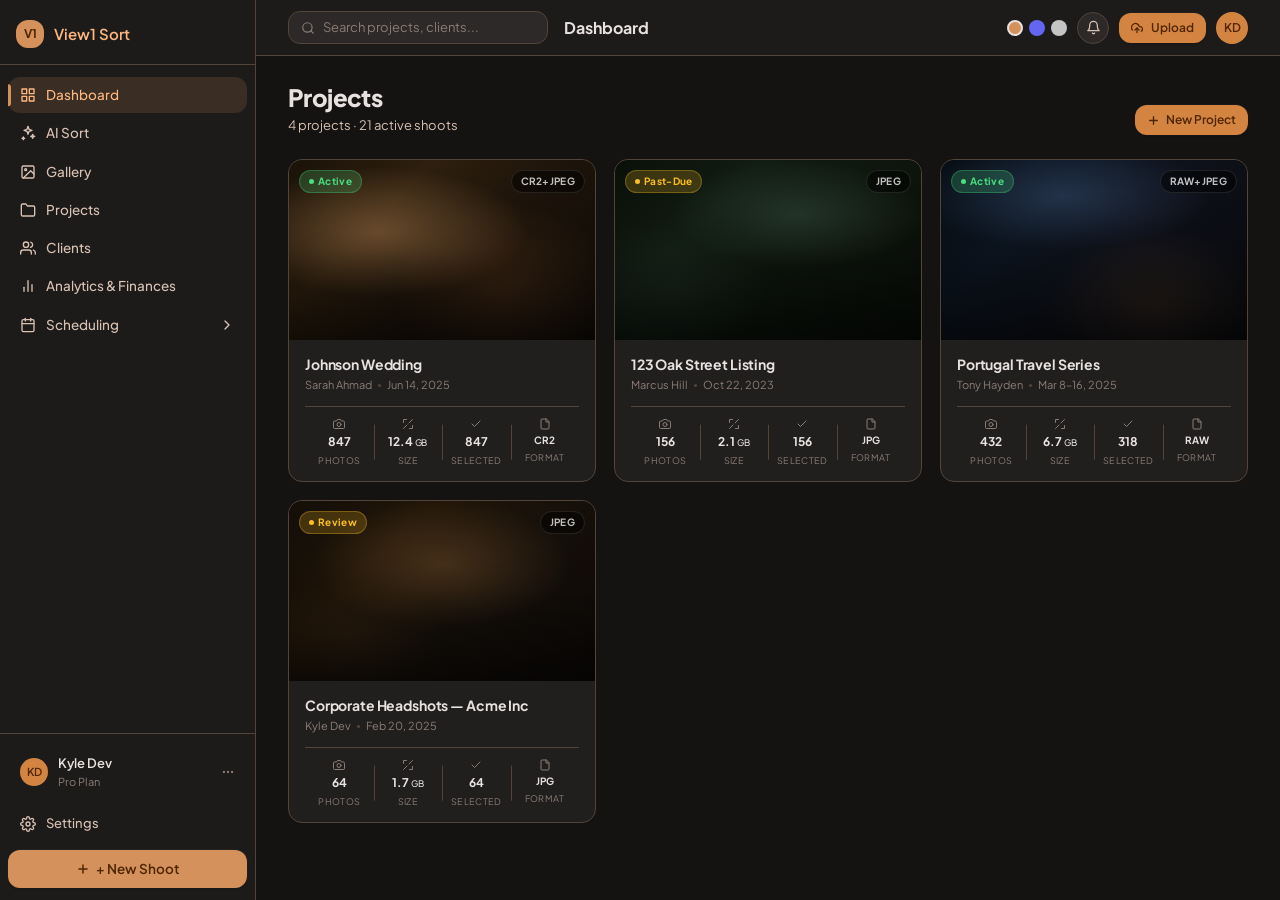
<file: dashboard.html>
<!DOCTYPE html>
<html lang="en">
<head>
  <meta charset="UTF-8">
  <meta name="viewport" content="width=device-width, initial-scale=1.0">
  <title>Dashboard — View1 Sort</title>
  <link rel="stylesheet" href="styles.css">
  <style>
    /* ── Projects grid ───────────────────────────────── */
    .projects-grid {
      display: grid;
      grid-template-columns: repeat(4, 1fr);
      gap: 18px;
    }

    @media (max-width: 1280px) {
      .projects-grid { grid-template-columns: repeat(3, 1fr); }
    }
    @media (max-width: 960px) {
      .projects-grid { grid-template-columns: repeat(2, 1fr); }
    }
    @media (max-width: 600px) {
      .projects-grid { grid-template-columns: 1fr; }
    }

    /* ── Project card ────────────────────────────────── */
    .project-card {
      background: var(--surface);
      border: 1px solid var(--outline-v);
      border-radius: 14px;
      overflow: hidden;
      cursor: pointer;
      transition: box-shadow 0.2s, transform 0.2s, border-color 0.2s;
    }

    .project-card:hover {
      transform: translateY(-3px);
      box-shadow: 0 12px 32px rgba(0,0,0,0.55), 0 2px 6px rgba(0,0,0,0.3);
      border-color: var(--surface-highest);
    }

    /* Card image / thumb area */
    .project-thumb {
      height: 180px;
      position: relative;
      overflow: hidden;
    }

    .project-thumb-gradient {
      position: absolute;
      inset: 0;
      transition: transform 0.35s ease;
    }

    .project-card:hover .project-thumb-gradient {
      transform: scale(1.04);
    }

    /* Gradient presets — warm-toned dark photography scenes */
    .grad-wedding {
      background:
        radial-gradient(ellipse 80% 60% at 30% 40%, rgba(180, 130, 80, 0.5) 0%, transparent 60%),
        radial-gradient(ellipse 60% 80% at 70% 70%, rgba(100, 60, 30, 0.4) 0%, transparent 60%),
        linear-gradient(135deg, #1a1208 0%, #2e1f0e 30%, #1c130a 60%, #100c07 100%);
    }

    .grad-realestate {
      background:
        radial-gradient(ellipse 70% 50% at 60% 30%, rgba(70, 100, 80, 0.4) 0%, transparent 60%),
        radial-gradient(ellipse 50% 70% at 20% 70%, rgba(40, 60, 50, 0.3) 0%, transparent 60%),
        linear-gradient(135deg, #0a1008 0%, #111c12 30%, #0d150c 60%, #080d07 100%);
    }

    .grad-travel {
      background:
        radial-gradient(ellipse 80% 50% at 40% 20%, rgba(80, 110, 160, 0.35) 0%, transparent 60%),
        radial-gradient(ellipse 60% 70% at 70% 80%, rgba(100, 70, 40, 0.3) 0%, transparent 60%),
        linear-gradient(135deg, #070d14 0%, #0c1520 30%, #0e1018 60%, #07090e 100%);
    }

    .grad-headshots {
      background:
        radial-gradient(ellipse 70% 60% at 50% 35%, rgba(160, 110, 60, 0.35) 0%, transparent 60%),
        radial-gradient(ellipse 50% 50% at 20% 75%, rgba(80, 55, 30, 0.3) 0%, transparent 60%),
        linear-gradient(135deg, #130e08 0%, #201508 30%, #16100a 60%, #0d0907 100%);
    }

    /* Overlay gradient for text legibility */
    .project-thumb-overlay {
      position: absolute;
      inset: 0;
      background: linear-gradient(0deg, rgba(0,0,0,0.55) 0%, rgba(0,0,0,0.1) 50%, transparent 100%);
    }

    .project-thumb-badges {
      position: absolute;
      top: 10px;
      left: 10px;
      right: 10px;
      display: flex;
      align-items: center;
      justify-content: space-between;
    }

    .thumb-badge {
      display: inline-flex;
      align-items: center;
      gap: 4px;
      padding: 3px 9px;
      border-radius: 20px;
      font-size: 10px;
      font-weight: 700;
      letter-spacing: 0.03em;
      backdrop-filter: blur(8px);
      -webkit-backdrop-filter: blur(8px);
    }

    .thumb-badge-status-green {
      background: rgba(74, 222, 128, 0.2);
      border: 1px solid rgba(74, 222, 128, 0.3);
      color: #4ade80;
    }

    .thumb-badge-status-amber {
      background: rgba(251, 191, 36, 0.2);
      border: 1px solid rgba(251, 191, 36, 0.3);
      color: #fbbf24;
    }

    .thumb-badge-format {
      background: rgba(0, 0, 0, 0.5);
      border: 1px solid rgba(255,255,255,0.1);
      color: rgba(255,255,255,0.75);
    }

    .status-dot {
      width: 5px;
      height: 5px;
      border-radius: 50%;
      background: currentColor;
      flex-shrink: 0;
    }

    /* Card body */
    .project-body {
      padding: 14px 16px;
    }

    .project-title {
      font-size: 14px;
      font-weight: 700;
      color: var(--text);
      letter-spacing: -0.01em;
      white-space: nowrap;
      overflow: hidden;
      text-overflow: ellipsis;
      margin-bottom: 2px;
    }

    .project-meta-row {
      display: flex;
      align-items: center;
      gap: 6px;
      margin-bottom: 12px;
    }

    .project-photographer {
      font-size: 11px;
      color: var(--text-muted);
      white-space: nowrap;
      overflow: hidden;
      text-overflow: ellipsis;
    }

    .project-date {
      font-size: 11px;
      color: var(--text-muted);
      white-space: nowrap;
    }

    .project-meta-dot {
      width: 3px;
      height: 3px;
      border-radius: 50%;
      background: var(--outline-v);
      flex-shrink: 0;
    }

    /* Stats row */
    .project-stats {
      display: grid;
      grid-template-columns: repeat(4, 1fr);
      gap: 0;
      border-top: 1px solid var(--outline-v);
      padding-top: 11px;
      margin-top: 2px;
    }

    .project-stat {
      display: flex;
      flex-direction: column;
      align-items: center;
      gap: 3px;
      padding: 0 4px;
      position: relative;
    }

    .project-stat + .project-stat::before {
      content: '';
      position: absolute;
      left: 0;
      top: 50%;
      transform: translateY(-50%);
      height: 70%;
      width: 1px;
      background: var(--outline-v);
    }

    .project-stat-icon {
      color: var(--text-muted);
      display: flex;
      align-items: center;
    }

    .project-stat-val {
      font-size: 12px;
      font-weight: 700;
      color: var(--text);
      letter-spacing: -0.01em;
      white-space: nowrap;
    }

    .project-stat-lbl {
      font-size: 9px;
      color: var(--text-muted);
      text-transform: uppercase;
      letter-spacing: 0.04em;
      white-space: nowrap;
    }

    /* ── Page header ─────────────────────────────────── */
    .dash-header {
      display: flex;
      align-items: flex-end;
      justify-content: space-between;
      margin-bottom: 24px;
    }

    .dash-header-left h1 {
      font-size: 24px;
      font-weight: 800;
      color: var(--text);
      letter-spacing: -0.025em;
      line-height: 1.15;
    }

    .dash-header-left p {
      font-size: 13px;
      color: var(--text-dim);
      margin-top: 4px;
    }

    .section-gap { height: 40px; }
  </style>
</head>
<body>
<div class="app-layout">

  <!-- ═══════════════════════════════════════════════════
       SIDEBAR
  ═══════════════════════════════════════════════════ -->
  <aside class="sidebar">
    <!-- Logo -->
    <div class="sidebar-logo">
      <div class="sidebar-logo-mark">V1</div>
      <span class="sidebar-logo-text">View1 Sort</span>
    </div>

    <!-- Nav -->
    <nav class="sidebar-nav">

      <!-- Dashboard (active) -->
      <a href="dashboard.html" class="nav-item active">
        <svg width="16" height="16" viewBox="0 0 24 24" fill="none" stroke="currentColor" stroke-width="2" stroke-linecap="round" stroke-linejoin="round">
          <rect x="3" y="3" width="7" height="7"/>
          <rect x="14" y="3" width="7" height="7"/>
          <rect x="14" y="14" width="7" height="7"/>
          <rect x="3" y="14" width="7" height="7"/>
        </svg>
        Dashboard
      </a>

      <!-- AI Sort -->
      <a href="ai-sort.html" class="nav-item">
        <svg width="16" height="16" viewBox="0 0 24 24" fill="none" stroke="currentColor" stroke-width="2" stroke-linecap="round" stroke-linejoin="round">
          <path d="M12 2l1.5 4.5L18 8l-4.5 1.5L12 14l-1.5-4.5L6 8l4.5-1.5L12 2z"/>
          <path d="M19 14l.8 2.2L22 17l-2.2.8L19 20l-.8-2.2L16 17l2.2-.8L19 14z"/>
          <path d="M5 18l.5 1.5L7 20l-1.5.5L5 22l-.5-1.5L3 20l1.5-.5L5 18z"/>
        </svg>
        AI Sort
      </a>

      <!-- Gallery -->
      <a href="gallery.html" class="nav-item">
        <svg width="16" height="16" viewBox="0 0 24 24" fill="none" stroke="currentColor" stroke-width="2" stroke-linecap="round" stroke-linejoin="round">
          <rect x="3" y="3" width="18" height="18" rx="2"/>
          <circle cx="8.5" cy="8.5" r="1.5"/>
          <polyline points="21 15 16 10 5 21"/>
        </svg>
        Gallery
      </a>

      <!-- Projects -->
      <a href="projects.html" class="nav-item">
        <svg width="16" height="16" viewBox="0 0 24 24" fill="none" stroke="currentColor" stroke-width="2" stroke-linecap="round" stroke-linejoin="round">
          <path d="M22 19a2 2 0 0 1-2 2H4a2 2 0 0 1-2-2V5a2 2 0 0 1 2-2h5l2 3h9a2 2 0 0 1 2 2z"/>
        </svg>
        Projects
      </a>

      <!-- Clients -->
      <a href="clients.html" class="nav-item">
        <svg width="16" height="16" viewBox="0 0 24 24" fill="none" stroke="currentColor" stroke-width="2" stroke-linecap="round" stroke-linejoin="round">
          <path d="M17 21v-2a4 4 0 0 0-4-4H5a4 4 0 0 0-4 4v2"/>
          <circle cx="9" cy="7" r="4"/>
          <path d="M23 21v-2a4 4 0 0 0-3-3.87"/>
          <path d="M16 3.13a4 4 0 0 1 0 7.75"/>
        </svg>
        Clients
      </a>

      <!-- Analytics & Finances -->
      <a href="analytics.html" class="nav-item">
        <svg width="16" height="16" viewBox="0 0 24 24" fill="none" stroke="currentColor" stroke-width="2" stroke-linecap="round" stroke-linejoin="round">
          <line x1="18" y1="20" x2="18" y2="10"/>
          <line x1="12" y1="20" x2="12" y2="4"/>
          <line x1="6"  y1="20" x2="6"  y2="14"/>
        </svg>
        Analytics &amp; Finances
      </a>

      <!-- Scheduling (with chevron) -->
      <a href="#" class="nav-item" style="justify-content:space-between">
        <span style="display:flex;align-items:center;gap:10px">
          <svg width="16" height="16" viewBox="0 0 24 24" fill="none" stroke="currentColor" stroke-width="2" stroke-linecap="round" stroke-linejoin="round">
            <rect x="3" y="4" width="18" height="18" rx="2" ry="2"/>
            <line x1="16" y1="2" x2="16" y2="6"/>
            <line x1="8" y1="2" x2="8" y2="6"/>
            <line x1="3" y1="10" x2="21" y2="10"/>
          </svg>
          Scheduling
        </span>
        <svg width="14" height="14" viewBox="0 0 24 24" fill="none" stroke="currentColor" stroke-width="2" stroke-linecap="round" stroke-linejoin="round">
          <polyline points="9 18 15 12 9 6"/>
        </svg>
      </a>

    </nav>

    <!-- Footer -->
    <div class="sidebar-footer">
      <!-- User row -->
      <div class="sidebar-user">
        <div class="sidebar-avatar">KD</div>
        <div style="flex:1;min-width:0">
          <div style="font-size:13px;font-weight:600;color:var(--text)">Kyle Dev</div>
          <div style="font-size:11px;color:var(--text-muted);white-space:nowrap;overflow:hidden;text-overflow:ellipsis">Pro Plan</div>
        </div>
        <svg width="14" height="14" viewBox="0 0 24 24" fill="none" stroke="currentColor" stroke-width="2" stroke-linecap="round" stroke-linejoin="round" style="color:var(--text-muted)">
          <circle cx="12" cy="12" r="1"/>
          <circle cx="19" cy="12" r="1"/>
          <circle cx="5" cy="12" r="1"/>
        </svg>
      </div>

      <!-- Settings -->
      <a href="#" class="nav-item" style="font-size:13px">
        <svg width="16" height="16" viewBox="0 0 24 24" fill="none" stroke="currentColor" stroke-width="2" stroke-linecap="round" stroke-linejoin="round">
          <circle cx="12" cy="12" r="3"/>
          <path d="M19.4 15a1.65 1.65 0 0 0 .33 1.82l.06.06a2 2 0 0 1-2.83 2.83l-.06-.06a1.65 1.65 0 0 0-1.82-.33 1.65 1.65 0 0 0-1 1.51V21a2 2 0 0 1-4 0v-.09A1.65 1.65 0 0 0 9 19.4a1.65 1.65 0 0 0-1.82.33l-.06.06a2 2 0 0 1-2.83-2.83l.06-.06A1.65 1.65 0 0 0 4.68 15a1.65 1.65 0 0 0-1.51-1H3a2 2 0 0 1 0-4h.09A1.65 1.65 0 0 0 4.6 9a1.65 1.65 0 0 0-.33-1.82l-.06-.06a2 2 0 0 1 2.83-2.83l.06.06A1.65 1.65 0 0 0 9 4.68a1.65 1.65 0 0 0 1-1.51V3a2 2 0 0 1 4 0v.09a1.65 1.65 0 0 0 1 1.51 1.65 1.65 0 0 0 1.82-.33l.06-.06a2 2 0 0 1 2.83 2.83l-.06.06A1.65 1.65 0 0 0 19.4 9a1.65 1.65 0 0 0 1.51 1H21a2 2 0 0 1 0 4h-.09a1.65 1.65 0 0 0-1.51 1z"/>
        </svg>
        Settings
      </a>

      <!-- New Shoot CTA -->
      <button class="btn-new-shoot" onclick="window.location='ai-sort.html'">
        <svg width="14" height="14" viewBox="0 0 24 24" fill="none" stroke="currentColor" stroke-width="2.5" stroke-linecap="round" stroke-linejoin="round">
          <line x1="12" y1="5" x2="12" y2="19"/>
          <line x1="5" y1="12" x2="19" y2="12"/>
        </svg>
        + New Shoot
      </button>
    </div>
  </aside>

  <!-- ═══════════════════════════════════════════════════
       MAIN
  ═══════════════════════════════════════════════════ -->
  <div class="main">

    <!-- Topbar -->
    <header class="topbar">
      <div style="display:flex;align-items:center;gap:16px">
        <div class="topbar-search">
          <svg width="14" height="14" viewBox="0 0 24 24" fill="none" stroke="currentColor" stroke-width="2" stroke-linecap="round" stroke-linejoin="round">
            <circle cx="11" cy="11" r="8"/>
            <line x1="21" y1="21" x2="16.65" y2="16.65"/>
          </svg>
          <input type="text" placeholder="Search projects, clients...">
        </div>
        <span class="topbar-title">Dashboard</span>
      </div>

      <div class="topbar-actions">
        <!-- Theme switcher -->
        <div class="theme-switcher">
          <div class="theme-dot theme-dot-warm active" onclick="setTheme('')" title="Warm"></div>
          <div class="theme-dot theme-dot-zinc" onclick="setTheme('zinc')" title="Zinc/Cool"></div>
          <div class="theme-dot theme-dot-mono" onclick="setTheme('mono')" title="Mono"></div>
        </div>

        <!-- Bell -->
        <button class="topbar-icon-btn" title="Notifications">
          <svg width="15" height="15" viewBox="0 0 24 24" fill="none" stroke="currentColor" stroke-width="2" stroke-linecap="round" stroke-linejoin="round">
            <path d="M18 8A6 6 0 0 0 6 8c0 7-3 9-3 9h18s-3-2-3-9"/>
            <path d="M13.73 21a2 2 0 0 1-3.46 0"/>
          </svg>
        </button>

        <!-- Upload button -->
        <button class="btn btn-primary btn-sm" onclick="window.location='ai-sort.html'">
          <svg width="12" height="12" viewBox="0 0 24 24" fill="none" stroke="currentColor" stroke-width="2.5" stroke-linecap="round" stroke-linejoin="round">
            <polyline points="16 16 12 12 8 16"/>
            <line x1="12" y1="12" x2="12" y2="21"/>
            <path d="M20.39 18.39A5 5 0 0 0 18 9h-1.26A8 8 0 1 0 3 16.3"/>
          </svg>
          Upload
        </button>

        <!-- Avatar -->
        <div class="topbar-avatar">KD</div>
      </div>
    </header>

    <!-- Content -->
    <div class="content">

      <!-- Page header -->
      <div class="dash-header">
        <div class="dash-header-left">
          <h1>Projects</h1>
          <p>4 projects &middot; 21 active shoots</p>
        </div>
        <button class="btn btn-primary btn-sm" style="gap:6px">
          <svg width="13" height="13" viewBox="0 0 24 24" fill="none" stroke="currentColor" stroke-width="2.5" stroke-linecap="round" stroke-linejoin="round">
            <line x1="12" y1="5" x2="12" y2="19"/>
            <line x1="5" y1="12" x2="19" y2="12"/>
          </svg>
          New Project
        </button>
      </div>

      <!-- Projects grid -->
      <div class="projects-grid">

        <!-- ── Card 1: Johnson Wedding ──────────────────── -->
        <div class="project-card" onclick="window.location='#'">
          <div class="project-thumb">
            <div class="project-thumb-gradient grad-wedding"></div>
            <div class="project-thumb-overlay"></div>
            <div class="project-thumb-badges">
              <span class="thumb-badge thumb-badge-status-green">
                <span class="status-dot"></span>Active
              </span>
              <span class="thumb-badge thumb-badge-format">CR2+JPEG</span>
            </div>
          </div>
          <div class="project-body">
            <div class="project-title">Johnson Wedding</div>
            <div class="project-meta-row">
              <span class="project-photographer">Sarah Ahmad</span>
              <span class="project-meta-dot"></span>
              <span class="project-date">Jun 14, 2025</span>
            </div>
            <div class="project-stats">
              <div class="project-stat">
                <div class="project-stat-icon">
                  <svg width="12" height="12" viewBox="0 0 24 24" fill="none" stroke="currentColor" stroke-width="2" stroke-linecap="round" stroke-linejoin="round"><path d="M23 19a2 2 0 0 1-2 2H3a2 2 0 0 1-2-2V8a2 2 0 0 1 2-2h4l2-3h6l2 3h4a2 2 0 0 1 2 2z"/><circle cx="12" cy="13" r="4"/></svg>
                </div>
                <span class="project-stat-val">847</span>
                <span class="project-stat-lbl">Photos</span>
              </div>
              <div class="project-stat">
                <div class="project-stat-icon">
                  <svg width="12" height="12" viewBox="0 0 24 24" fill="none" stroke="currentColor" stroke-width="2" stroke-linecap="round" stroke-linejoin="round"><polyline points="21 15 21 21 15 21"/><polyline points="3 9 3 3 9 3"/><line x1="21" y1="3" x2="14" y2="10"/><line x1="3" y1="21" x2="10" y2="14"/></svg>
                </div>
                <span class="project-stat-val">12.4<span style="font-size:9px;font-weight:500"> GB</span></span>
                <span class="project-stat-lbl">Size</span>
              </div>
              <div class="project-stat">
                <div class="project-stat-icon">
                  <svg width="12" height="12" viewBox="0 0 24 24" fill="none" stroke="currentColor" stroke-width="2" stroke-linecap="round" stroke-linejoin="round"><polyline points="20 6 9 17 4 12"/></svg>
                </div>
                <span class="project-stat-val">847</span>
                <span class="project-stat-lbl">Selected</span>
              </div>
              <div class="project-stat">
                <div class="project-stat-icon">
                  <svg width="12" height="12" viewBox="0 0 24 24" fill="none" stroke="currentColor" stroke-width="2" stroke-linecap="round" stroke-linejoin="round"><path d="M14 2H6a2 2 0 0 0-2 2v16a2 2 0 0 0 2 2h12a2 2 0 0 0 2-2V8z"/><polyline points="14 2 14 8 20 8"/></svg>
                </div>
                <span class="project-stat-val" style="font-size:10px">CR2</span>
                <span class="project-stat-lbl">Format</span>
              </div>
            </div>
          </div>
        </div>

        <!-- ── Card 2: 123 Oak Street Listing ───────────── -->
        <div class="project-card" onclick="window.location='#'">
          <div class="project-thumb">
            <div class="project-thumb-gradient grad-realestate"></div>
            <div class="project-thumb-overlay"></div>
            <div class="project-thumb-badges">
              <span class="thumb-badge thumb-badge-status-amber">
                <span class="status-dot"></span>Past-Due
              </span>
              <span class="thumb-badge thumb-badge-format">JPEG</span>
            </div>
          </div>
          <div class="project-body">
            <div class="project-title">123 Oak Street Listing</div>
            <div class="project-meta-row">
              <span class="project-photographer">Marcus Hill</span>
              <span class="project-meta-dot"></span>
              <span class="project-date">Oct 22, 2023</span>
            </div>
            <div class="project-stats">
              <div class="project-stat">
                <div class="project-stat-icon">
                  <svg width="12" height="12" viewBox="0 0 24 24" fill="none" stroke="currentColor" stroke-width="2" stroke-linecap="round" stroke-linejoin="round"><path d="M23 19a2 2 0 0 1-2 2H3a2 2 0 0 1-2-2V8a2 2 0 0 1 2-2h4l2-3h6l2 3h4a2 2 0 0 1 2 2z"/><circle cx="12" cy="13" r="4"/></svg>
                </div>
                <span class="project-stat-val">156</span>
                <span class="project-stat-lbl">Photos</span>
              </div>
              <div class="project-stat">
                <div class="project-stat-icon">
                  <svg width="12" height="12" viewBox="0 0 24 24" fill="none" stroke="currentColor" stroke-width="2" stroke-linecap="round" stroke-linejoin="round"><polyline points="21 15 21 21 15 21"/><polyline points="3 9 3 3 9 3"/><line x1="21" y1="3" x2="14" y2="10"/><line x1="3" y1="21" x2="10" y2="14"/></svg>
                </div>
                <span class="project-stat-val">2.1<span style="font-size:9px;font-weight:500"> GB</span></span>
                <span class="project-stat-lbl">Size</span>
              </div>
              <div class="project-stat">
                <div class="project-stat-icon">
                  <svg width="12" height="12" viewBox="0 0 24 24" fill="none" stroke="currentColor" stroke-width="2" stroke-linecap="round" stroke-linejoin="round"><polyline points="20 6 9 17 4 12"/></svg>
                </div>
                <span class="project-stat-val">156</span>
                <span class="project-stat-lbl">Selected</span>
              </div>
              <div class="project-stat">
                <div class="project-stat-icon">
                  <svg width="12" height="12" viewBox="0 0 24 24" fill="none" stroke="currentColor" stroke-width="2" stroke-linecap="round" stroke-linejoin="round"><path d="M14 2H6a2 2 0 0 0-2 2v16a2 2 0 0 0 2 2h12a2 2 0 0 0 2-2V8z"/><polyline points="14 2 14 8 20 8"/></svg>
                </div>
                <span class="project-stat-val" style="font-size:10px">JPG</span>
                <span class="project-stat-lbl">Format</span>
              </div>
            </div>
          </div>
        </div>

        <!-- ── Card 3: Portugal Travel Series ───────────── -->
        <div class="project-card" onclick="window.location='#'">
          <div class="project-thumb">
            <div class="project-thumb-gradient grad-travel"></div>
            <div class="project-thumb-overlay"></div>
            <div class="project-thumb-badges">
              <span class="thumb-badge thumb-badge-status-green">
                <span class="status-dot"></span>Active
              </span>
              <span class="thumb-badge thumb-badge-format">RAW+JPEG</span>
            </div>
          </div>
          <div class="project-body">
            <div class="project-title">Portugal Travel Series</div>
            <div class="project-meta-row">
              <span class="project-photographer">Tony Hayden</span>
              <span class="project-meta-dot"></span>
              <span class="project-date">Mar 8&ndash;16, 2025</span>
            </div>
            <div class="project-stats">
              <div class="project-stat">
                <div class="project-stat-icon">
                  <svg width="12" height="12" viewBox="0 0 24 24" fill="none" stroke="currentColor" stroke-width="2" stroke-linecap="round" stroke-linejoin="round"><path d="M23 19a2 2 0 0 1-2 2H3a2 2 0 0 1-2-2V8a2 2 0 0 1 2-2h4l2-3h6l2 3h4a2 2 0 0 1 2 2z"/><circle cx="12" cy="13" r="4"/></svg>
                </div>
                <span class="project-stat-val">432</span>
                <span class="project-stat-lbl">Photos</span>
              </div>
              <div class="project-stat">
                <div class="project-stat-icon">
                  <svg width="12" height="12" viewBox="0 0 24 24" fill="none" stroke="currentColor" stroke-width="2" stroke-linecap="round" stroke-linejoin="round"><polyline points="21 15 21 21 15 21"/><polyline points="3 9 3 3 9 3"/><line x1="21" y1="3" x2="14" y2="10"/><line x1="3" y1="21" x2="10" y2="14"/></svg>
                </div>
                <span class="project-stat-val">6.7<span style="font-size:9px;font-weight:500"> GB</span></span>
                <span class="project-stat-lbl">Size</span>
              </div>
              <div class="project-stat">
                <div class="project-stat-icon">
                  <svg width="12" height="12" viewBox="0 0 24 24" fill="none" stroke="currentColor" stroke-width="2" stroke-linecap="round" stroke-linejoin="round"><polyline points="20 6 9 17 4 12"/></svg>
                </div>
                <span class="project-stat-val">318</span>
                <span class="project-stat-lbl">Selected</span>
              </div>
              <div class="project-stat">
                <div class="project-stat-icon">
                  <svg width="12" height="12" viewBox="0 0 24 24" fill="none" stroke="currentColor" stroke-width="2" stroke-linecap="round" stroke-linejoin="round"><path d="M14 2H6a2 2 0 0 0-2 2v16a2 2 0 0 0 2 2h12a2 2 0 0 0 2-2V8z"/><polyline points="14 2 14 8 20 8"/></svg>
                </div>
                <span class="project-stat-val" style="font-size:10px">RAW</span>
                <span class="project-stat-lbl">Format</span>
              </div>
            </div>
          </div>
        </div>

        <!-- ── Card 4: Corporate Headshots — Acme Inc ───── -->
        <div class="project-card" onclick="window.location='#'">
          <div class="project-thumb">
            <div class="project-thumb-gradient grad-headshots"></div>
            <div class="project-thumb-overlay"></div>
            <div class="project-thumb-badges">
              <span class="thumb-badge thumb-badge-status-amber">
                <span class="status-dot"></span>Review
              </span>
              <span class="thumb-badge thumb-badge-format">JPEG</span>
            </div>
          </div>
          <div class="project-body">
            <div class="project-title" title="Corporate Headshots — Acme Inc">Corporate Headshots &mdash; Acme Inc</div>
            <div class="project-meta-row">
              <span class="project-photographer">Kyle Dev</span>
              <span class="project-meta-dot"></span>
              <span class="project-date">Feb 20, 2025</span>
            </div>
            <div class="project-stats">
              <div class="project-stat">
                <div class="project-stat-icon">
                  <svg width="12" height="12" viewBox="0 0 24 24" fill="none" stroke="currentColor" stroke-width="2" stroke-linecap="round" stroke-linejoin="round"><path d="M23 19a2 2 0 0 1-2 2H3a2 2 0 0 1-2-2V8a2 2 0 0 1 2-2h4l2-3h6l2 3h4a2 2 0 0 1 2 2z"/><circle cx="12" cy="13" r="4"/></svg>
                </div>
                <span class="project-stat-val">64</span>
                <span class="project-stat-lbl">Photos</span>
              </div>
              <div class="project-stat">
                <div class="project-stat-icon">
                  <svg width="12" height="12" viewBox="0 0 24 24" fill="none" stroke="currentColor" stroke-width="2" stroke-linecap="round" stroke-linejoin="round"><polyline points="21 15 21 21 15 21"/><polyline points="3 9 3 3 9 3"/><line x1="21" y1="3" x2="14" y2="10"/><line x1="3" y1="21" x2="10" y2="14"/></svg>
                </div>
                <span class="project-stat-val">1.7<span style="font-size:9px;font-weight:500"> GB</span></span>
                <span class="project-stat-lbl">Size</span>
              </div>
              <div class="project-stat">
                <div class="project-stat-icon">
                  <svg width="12" height="12" viewBox="0 0 24 24" fill="none" stroke="currentColor" stroke-width="2" stroke-linecap="round" stroke-linejoin="round"><polyline points="20 6 9 17 4 12"/></svg>
                </div>
                <span class="project-stat-val">64</span>
                <span class="project-stat-lbl">Selected</span>
              </div>
              <div class="project-stat">
                <div class="project-stat-icon">
                  <svg width="12" height="12" viewBox="0 0 24 24" fill="none" stroke="currentColor" stroke-width="2" stroke-linecap="round" stroke-linejoin="round"><path d="M14 2H6a2 2 0 0 0-2 2v16a2 2 0 0 0 2 2h12a2 2 0 0 0 2-2V8z"/><polyline points="14 2 14 8 20 8"/></svg>
                </div>
                <span class="project-stat-val" style="font-size:10px">JPG</span>
                <span class="project-stat-lbl">Format</span>
              </div>
            </div>
          </div>
        </div>

      </div><!-- /projects-grid -->

      <div class="section-gap"></div>

    </div><!-- /content -->
  </div><!-- /main -->
</div><!-- /app-layout -->

<script>
  // ── Theme init ──────────────────────────────────────────────
  (function () {
    const stored = localStorage.getItem('v1-theme');
    if (stored) {
      document.documentElement.setAttribute('data-theme', stored);
      updateDotActive(stored);
    } else {
      updateDotActive('');
    }
  })();

  function setTheme(theme) {
    if (theme === '') {
      document.documentElement.removeAttribute('data-theme');
    } else {
      document.documentElement.setAttribute('data-theme', theme);
    }
    localStorage.setItem('v1-theme', theme);
    updateDotActive(theme);
  }

  function updateDotActive(theme) {
    document.querySelectorAll('.theme-dot').forEach(d => d.classList.remove('active'));
    if (theme === '')     document.querySelector('.theme-dot-warm')?.classList.add('active');
    if (theme === 'zinc') document.querySelector('.theme-dot-zinc')?.classList.add('active');
    if (theme === 'mono') document.querySelector('.theme-dot-mono')?.classList.add('active');
  }
</script>
</body>
</html>
</file>
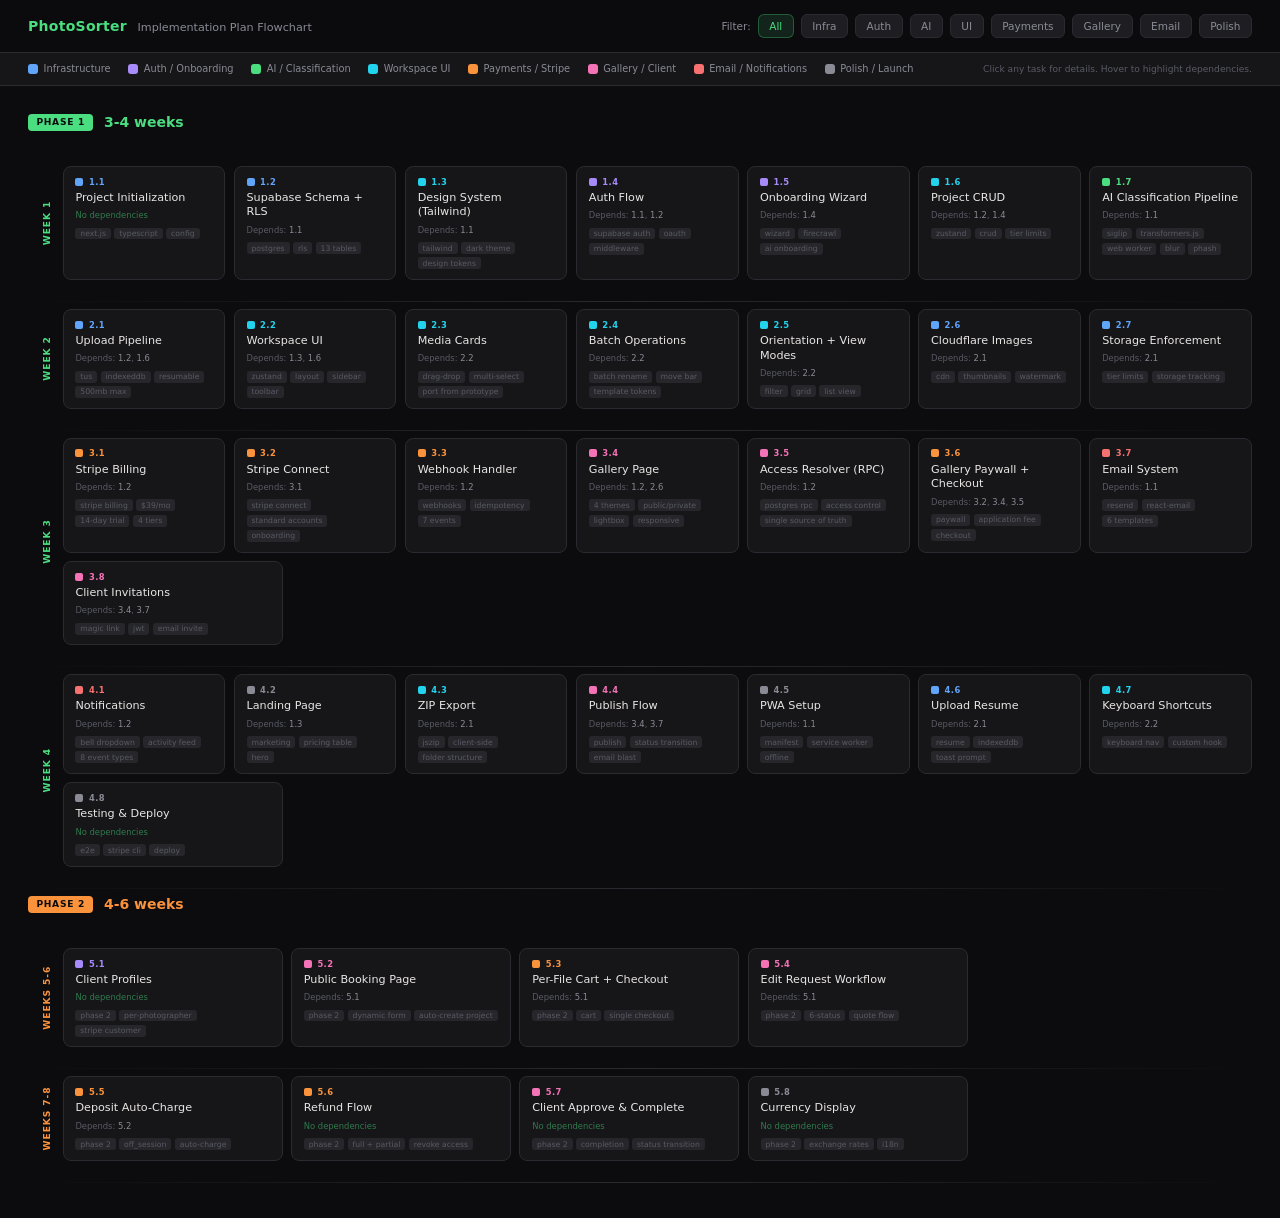
<file: flowchart.html>
<!DOCTYPE html>
<html lang="en">
<head>
<meta charset="UTF-8">
<meta name="viewport" content="width=device-width, initial-scale=1.0">
<title>PhotoSorter — Implementation Plan Flowchart</title>
<style>
*, *::before, *::after { margin: 0; padding: 0; box-sizing: border-box; }

:root {
  --bg: #0C0C0E;
  --surface: #161619;
  --surface-2: #1E1E22;
  --surface-3: #26262B;
  --border: #2A2A30;
  --border-hover: #3A3A42;
  --text: #E8E6E3;
  --text-dim: #8A8A95;
  --text-muted: #5A5A65;
  --accent: #4ADE80;
  --accent-dim: #22C55E;
  --accent-glow: rgba(74, 222, 128, 0.12);
  --warning: #FB923C;
  --danger: #F87171;
  --blue: #60A5FA;
  --purple: #A78BFA;
  --pink: #F472B6;
  --cyan: #22D3EE;
}

html { font-size: 14px; }
body {
  font-family: 'Segoe UI', system-ui, -apple-system, sans-serif;
  background: var(--bg);
  color: var(--text);
  min-height: 100vh;
  overflow-x: hidden;
}

.header {
  position: sticky;
  top: 0;
  z-index: 100;
  background: rgba(12, 12, 14, 0.9);
  backdrop-filter: blur(20px);
  border-bottom: 1px solid var(--border);
  padding: 1rem 2rem;
  display: flex;
  align-items: center;
  justify-content: space-between;
}
.header h1 {
  font-size: 1rem;
  font-weight: 600;
  color: var(--accent);
  letter-spacing: 0.02em;
}
.header .subtitle { color: var(--text-dim); font-size: 0.8rem; margin-left: 0.75rem; }

.controls {
  display: flex;
  gap: 0.5rem;
  align-items: center;
}
.controls label { font-size: 0.75rem; color: var(--text-dim); }
.toggle-btn {
  font-family: inherit;
  font-size: 0.75rem;
  padding: 0.35rem 0.75rem;
  border-radius: 6px;
  border: 1px solid var(--border);
  background: var(--surface-2);
  color: var(--text-dim);
  cursor: pointer;
  transition: all 0.15s;
}
.toggle-btn:hover { border-color: var(--border-hover); color: var(--text); }
.toggle-btn.active { background: var(--accent-glow); border-color: rgba(74,222,128,0.3); color: var(--accent); }

.legend {
  display: flex;
  gap: 1.25rem;
  padding: 0.75rem 2rem;
  border-bottom: 1px solid var(--border);
  background: var(--surface);
  flex-wrap: wrap;
}
.legend-item {
  display: flex;
  align-items: center;
  gap: 0.4rem;
  font-size: 0.7rem;
  color: var(--text-dim);
}
.legend-dot {
  width: 10px;
  height: 10px;
  border-radius: 3px;
}

.container {
  padding: 2rem;
  max-width: 1400px;
  margin: 0 auto;
}

/* Phase sections */
.phase {
  margin-bottom: 2.5rem;
}
.phase-header {
  display: flex;
  align-items: center;
  gap: 0.75rem;
  margin-bottom: 1.25rem;
}
.phase-badge {
  font-size: 0.65rem;
  font-weight: 700;
  text-transform: uppercase;
  letter-spacing: 0.08em;
  padding: 0.25rem 0.6rem;
  border-radius: 4px;
}
.phase-title {
  font-size: 1rem;
  font-weight: 600;
}
.phase-subtitle {
  font-size: 0.75rem;
  color: var(--text-muted);
  margin-left: auto;
}

/* Week lanes */
.week-lane {
  display: flex;
  gap: 0.75rem;
  flex-wrap: wrap;
  margin-bottom: 1.5rem;
  position: relative;
}
.week-label {
  writing-mode: vertical-lr;
  text-orientation: mixed;
  transform: rotate(180deg);
  font-size: 0.65rem;
  font-weight: 700;
  text-transform: uppercase;
  letter-spacing: 0.1em;
  color: var(--text-muted);
  padding: 0.5rem 0;
  min-width: 24px;
  text-align: center;
  flex-shrink: 0;
}
.week-tasks {
  display: flex;
  gap: 0.6rem;
  flex-wrap: wrap;
  flex: 1;
}

/* Task nodes */
.task {
  position: relative;
  border: 1px solid var(--border);
  border-radius: 8px;
  padding: 0.7rem 0.85rem;
  background: var(--surface);
  cursor: pointer;
  transition: all 0.2s;
  min-width: 160px;
  max-width: 220px;
  flex: 1 1 160px;
}
.task:hover {
  border-color: var(--border-hover);
  transform: translateY(-2px);
  box-shadow: 0 4px 20px rgba(0,0,0,0.3);
}
.task.highlighted {
  border-color: var(--accent);
  box-shadow: 0 0 20px rgba(74,222,128,0.15);
}
.task.dimmed { opacity: 0.3; }

.task-id {
  font-size: 0.6rem;
  font-weight: 700;
  letter-spacing: 0.05em;
  margin-bottom: 0.3rem;
  display: flex;
  align-items: center;
  gap: 0.4rem;
}
.task-dot {
  width: 8px;
  height: 8px;
  border-radius: 2px;
  flex-shrink: 0;
}
.task-name {
  font-size: 0.8rem;
  font-weight: 500;
  line-height: 1.3;
  margin-bottom: 0.35rem;
}
.task-deps {
  font-size: 0.6rem;
  color: var(--text-muted);
  line-height: 1.4;
}
.task-deps span {
  color: var(--text-dim);
  cursor: pointer;
}
.task-deps span:hover { color: var(--accent); text-decoration: underline; }

.task-tags {
  display: flex;
  gap: 0.25rem;
  flex-wrap: wrap;
  margin-top: 0.4rem;
}
.task-tag {
  font-size: 0.55rem;
  padding: 0.1rem 0.35rem;
  border-radius: 3px;
  background: var(--surface-3);
  color: var(--text-muted);
  white-space: nowrap;
}

/* Category colors */
.cat-infra .task-dot, .cat-infra .phase-badge { background: var(--blue); }
.cat-auth .task-dot, .cat-auth .phase-badge { background: var(--purple); }
.cat-ai .task-dot, .cat-ai .phase-badge { background: var(--accent); }
.cat-ui .task-dot, .cat-ui .phase-badge { background: var(--cyan); }
.cat-payments .task-dot, .cat-payments .phase-badge { background: var(--warning); }
.cat-gallery .task-dot, .cat-gallery .phase-badge { background: var(--pink); }
.cat-email .task-dot, .cat-email .phase-badge { background: var(--danger); }
.cat-polish .task-dot, .cat-polish .phase-badge { background: var(--text-dim); }

.cat-infra .task-id { color: var(--blue); }
.cat-auth .task-id { color: var(--purple); }
.cat-ai .task-id { color: var(--accent); }
.cat-ui .task-id { color: var(--cyan); }
.cat-payments .task-id { color: var(--warning); }
.cat-gallery .task-id { color: var(--pink); }
.cat-email .task-id { color: var(--danger); }
.cat-polish .task-id { color: var(--text-dim); }

/* Dependency arrows (SVG overlay) */
.arrows-svg {
  position: absolute;
  top: 0;
  left: 0;
  width: 100%;
  height: 100%;
  pointer-events: none;
  z-index: 10;
}
.arrows-svg line {
  stroke: var(--border-hover);
  stroke-width: 1.5;
  stroke-dasharray: 4 3;
  opacity: 0.4;
}
.arrows-svg line.active {
  stroke: var(--accent);
  stroke-width: 2;
  stroke-dasharray: none;
  opacity: 0.8;
}

/* Detail panel */
.detail-panel {
  position: fixed;
  right: -420px;
  top: 0;
  width: 420px;
  height: 100vh;
  background: var(--surface);
  border-left: 1px solid var(--border);
  z-index: 200;
  transition: right 0.3s ease;
  overflow-y: auto;
  padding: 1.5rem;
}
.detail-panel.open { right: 0; }
.detail-close {
  position: absolute;
  top: 1rem;
  right: 1rem;
  background: none;
  border: none;
  color: var(--text-dim);
  cursor: pointer;
  font-size: 1.2rem;
  padding: 0.25rem;
}
.detail-close:hover { color: var(--text); }
.detail-panel h2 {
  font-size: 1rem;
  font-weight: 600;
  margin-bottom: 0.25rem;
  padding-right: 2rem;
}
.detail-panel .detail-id {
  font-size: 0.7rem;
  color: var(--text-muted);
  margin-bottom: 1rem;
}
.detail-section {
  margin-bottom: 1rem;
}
.detail-section h3 {
  font-size: 0.7rem;
  font-weight: 600;
  text-transform: uppercase;
  letter-spacing: 0.08em;
  color: var(--text-muted);
  margin-bottom: 0.4rem;
}
.detail-section p, .detail-section ul {
  font-size: 0.8rem;
  color: var(--text-dim);
  line-height: 1.6;
}
.detail-section ul { padding-left: 1.2rem; }
.detail-section li { margin-bottom: 0.2rem; }
.detail-section code {
  font-family: 'JetBrains Mono', 'Fira Code', monospace;
  font-size: 0.7rem;
  background: var(--surface-2);
  padding: 0.1rem 0.35rem;
  border-radius: 3px;
  color: var(--accent);
}
.dep-link {
  display: inline-block;
  font-size: 0.7rem;
  padding: 0.15rem 0.45rem;
  background: var(--surface-2);
  border: 1px solid var(--border);
  border-radius: 4px;
  color: var(--text-dim);
  cursor: pointer;
  margin: 0.15rem;
  transition: all 0.15s;
}
.dep-link:hover { border-color: var(--accent); color: var(--accent); }

/* Connector lines between weeks */
.week-connector {
  width: 100%;
  height: 1px;
  background: linear-gradient(90deg, transparent, var(--border), transparent);
  margin: 0.5rem 0;
}

/* Responsive */
@media (max-width: 900px) {
  .task { min-width: 140px; max-width: none; flex: 1 1 140px; }
  .container { padding: 1rem; }
}
</style>
</head>
<body>

<div class="header">
  <div style="display:flex;align-items:baseline;">
    <h1>PhotoSorter</h1>
    <span class="subtitle">Implementation Plan Flowchart</span>
  </div>
  <div class="controls">
    <label>Filter:</label>
    <button class="toggle-btn active" onclick="filterCategory('all')">All</button>
    <button class="toggle-btn" onclick="filterCategory('infra')">Infra</button>
    <button class="toggle-btn" onclick="filterCategory('auth')">Auth</button>
    <button class="toggle-btn" onclick="filterCategory('ai')">AI</button>
    <button class="toggle-btn" onclick="filterCategory('ui')">UI</button>
    <button class="toggle-btn" onclick="filterCategory('payments')">Payments</button>
    <button class="toggle-btn" onclick="filterCategory('gallery')">Gallery</button>
    <button class="toggle-btn" onclick="filterCategory('email')">Email</button>
    <button class="toggle-btn" onclick="filterCategory('polish')">Polish</button>
  </div>
</div>

<div class="legend">
  <div class="legend-item"><div class="legend-dot" style="background:var(--blue)"></div> Infrastructure</div>
  <div class="legend-item"><div class="legend-dot" style="background:var(--purple)"></div> Auth / Onboarding</div>
  <div class="legend-item"><div class="legend-dot" style="background:var(--accent)"></div> AI / Classification</div>
  <div class="legend-item"><div class="legend-dot" style="background:var(--cyan)"></div> Workspace UI</div>
  <div class="legend-item"><div class="legend-dot" style="background:var(--warning)"></div> Payments / Stripe</div>
  <div class="legend-item"><div class="legend-dot" style="background:var(--pink)"></div> Gallery / Client</div>
  <div class="legend-item"><div class="legend-dot" style="background:var(--danger)"></div> Email / Notifications</div>
  <div class="legend-item"><div class="legend-dot" style="background:var(--text-dim)"></div> Polish / Launch</div>
  <div class="legend-item" style="margin-left:auto;font-size:0.65rem;color:var(--text-muted);">Click any task for details. Hover to highlight dependencies.</div>
</div>

<div class="container" id="container"></div>

<div class="detail-panel" id="detailPanel">
  <button class="detail-close" onclick="closeDetail()">&times;</button>
  <div id="detailContent"></div>
</div>

<script>
const TASKS = [
  // Week 1
  { id: "1.1", name: "Project Initialization", cat: "infra", week: 1, deps: [],
    files: ["package.json", "tsconfig.json", "tailwind.config.ts", ".env.local.example", "src/ directory skeleton"],
    desc: "Initialize Next.js 14+ with TypeScript, Tailwind, App Router, src directory. Install all dependencies: Zustand, Supabase, Transformers.js, tus-js-client, Stripe, Resend, JSZip.",
    tags: ["next.js", "typescript", "config"] },

  { id: "1.2", name: "Supabase Schema + RLS", cat: "infra", week: 1, deps: ["1.1"],
    files: ["supabase/migrations/001_initial_schema.sql", "supabase/migrations/002_rls_policies.sql"],
    desc: "Create all 13 tables (profiles, projects, media, project_clients, project_pricing, file_purchases, stripe_events, notifications, + Phase 2 stubs). RLS policies for photographer ownership and client access. Auto-create profile trigger on signup. Updated_at triggers. Indexes on hot paths.",
    tags: ["postgres", "rls", "13 tables"] },

  { id: "1.3", name: "Design System (Tailwind)", cat: "ui", week: 1, deps: ["1.1"],
    files: ["tailwind.config.ts", "src/app/globals.css", "src/components/ui/Button.tsx", "src/components/ui/Modal.tsx", "src/components/ui/Toast.tsx", "src/components/ui/Badge.tsx"],
    desc: "Port CSS custom properties from prototype to Tailwind theme: bg (#0C0C0E), surface, border, text, accent (#4ADE80), semantic colors. DM Sans + JetBrains Mono fonts. Build primitive UI components: Button (primary/secondary/ghost/danger), Modal, Toast, Badge.",
    tags: ["tailwind", "dark theme", "design tokens"] },

  { id: "1.4", name: "Auth Flow", cat: "auth", week: 1, deps: ["1.1", "1.2"],
    files: ["src/lib/supabase/client.ts", "src/lib/supabase/server.ts", "src/middleware.ts", "src/app/(auth)/login/page.tsx", "src/app/(auth)/signup/page.tsx"],
    desc: "Supabase Auth with @supabase/ssr. Browser client, server client, middleware for session refresh. Login/signup pages with email/password + Google/Apple OAuth. Middleware redirects: unauthenticated → /login, authenticated → /dashboard. Client OAuth: Google/Apple only (no password).",
    tags: ["supabase auth", "oauth", "middleware"] },

  { id: "1.5", name: "Onboarding Wizard", cat: "auth", week: 1, deps: ["1.4"],
    files: ["src/app/(auth)/onboarding/page.tsx", "src/components/onboarding/WizardSteps.tsx", "src/app/api/onboarding/scrape/route.ts"],
    desc: "4-step wizard: (1) Business name + avatar, (2) Preset selection, (3) Stripe Connect prompt (skip or start), (4) Create first project. Optional AI: website URL → Firecrawl + Claude Haiku → pre-fill business name, niche, theme. Sets profiles.onboarding_completed = true.",
    tags: ["wizard", "firecrawl", "ai onboarding"] },

  { id: "1.6", name: "Project CRUD", cat: "ui", week: 1, deps: ["1.2", "1.4"],
    files: ["src/app/(app)/dashboard/page.tsx", "src/stores/project.ts", "src/types/project.ts"],
    desc: "Dashboard page: project list with cards (name, preset badge, status, photo count). New project modal: name + preset selector. Zustand store for project state. Tier enforcement: Free limited to 3 active projects. RSC data fetching.",
    tags: ["zustand", "crud", "tier limits"] },

  { id: "1.7", name: "AI Classification Pipeline", cat: "ai", week: 1, deps: ["1.1"],
    files: ["src/lib/ai/classifier.worker.ts", "src/lib/ai/classifier.ts", "src/lib/ai/presets.ts", "src/lib/ai/quality.ts"],
    desc: "Replace MobileNet with SigLIP via Transformers.js in Web Worker. Zero-shot classification with text prompts per preset — eliminates keyword mapping. Add blur detection (Laplacian variance, ~5ms/image), duplicate detection (pHash), NIMA aesthetic scoring. Pipeline: upload complete → classify + quality score → update media row.",
    tags: ["siglip", "transformers.js", "web worker", "blur", "phash"] },

  // Week 2
  { id: "2.1", name: "Upload Pipeline", cat: "infra", week: 2, deps: ["1.2", "1.6"],
    files: ["src/lib/upload/queue.ts", "src/lib/upload/resumable.ts", "src/lib/upload/indexeddb.ts", "src/stores/upload.ts", "src/components/workspace/UploadZone.tsx", "src/components/workspace/UploadProgress.tsx"],
    desc: "Resumable chunked uploads via tus-js-client to Supabase Storage. Upload queue (1-3 concurrent). IndexedDB persistence: fileHash, progress, tusUploadUrl. File identity: SHA-256 of first 1MB + size + name. Duplicate detection: skip if hash matches existing media row. On complete: create media row, trigger AI worker, update storage_used.",
    tags: ["tus", "indexeddb", "resumable", "500mb max"] },

  { id: "2.2", name: "Workspace UI", cat: "ui", week: 2, deps: ["1.3", "1.6"],
    files: ["src/app/(app)/project/[id]/page.tsx", "src/app/(app)/layout.tsx", "src/components/workspace/Sidebar.tsx", "src/components/workspace/Toolbar.tsx", "src/components/workspace/CategorySection.tsx", "src/stores/media.ts"],
    desc: "App shell: sidebar (project list + upload progress) + header (logo, project name, publish/export, bell icon). Workspace: media grouped by category in collapsible sections. Zustand media store: files, selectedIds, orientationFilter, viewMode. Toolbar: grid/list toggle, orientation filter, search, batch rename.",
    tags: ["zustand", "layout", "sidebar", "toolbar"] },

  { id: "2.3", name: "Media Cards", cat: "ui", week: 2, deps: ["2.2"],
    files: ["src/components/workspace/MediaCard.tsx", "src/components/workspace/NoteEditor.tsx"],
    desc: "Port from prototype: thumbnail, filename overlay, type badge (VID/JPG), selection checkbox, star button, note button, rename button. Drag-and-drop reorder within and across categories. Multi-select: click toggle, shift+click range, ctrl+click add. Double-click preview.",
    tags: ["drag-drop", "multi-select", "port from prototype"] },

  { id: "2.4", name: "Batch Operations", cat: "ui", week: 2, deps: ["2.2"],
    files: ["src/components/workspace/MoveBar.tsx", "src/components/workspace/BatchRenameModal.tsx", "src/lib/utils/rename.ts"],
    desc: "MoveBar: appears when selection active. Move to category, change category, star, delete. Batch rename modal with template tokens: {property}, {category}, {n}, {nn}, {nnn}, {date}, {mls}, {agent}, {original}. Live preview of renamed files.",
    tags: ["batch rename", "move bar", "template tokens"] },

  { id: "2.5", name: "Orientation + View Modes", cat: "ui", week: 2, deps: ["2.2"],
    files: ["integrated into Toolbar.tsx and media store"],
    desc: "Orientation filter: all / landscape / portrait (ratio thresholds: >1.05 = landscape, <0.95 = portrait). Grid view: CSS grid with configurable column width. List view: table with thumbnail, name, category, orientation, size, date columns.",
    tags: ["filter", "grid", "list view"] },

  { id: "2.6", name: "Cloudflare Images", cat: "infra", week: 2, deps: ["2.1"],
    files: ["src/lib/media/cloudflare.ts"],
    desc: "URL builder for Cloudflare Images transforms: thumbnailUrl(path, width), watermarkedUrl(path), fullResUrl(path). Watermark configured as named variant in Cloudflare dashboard. Used by MediaCard for thumbnails, gallery for watermarked previews.",
    tags: ["cdn", "thumbnails", "watermark"] },

  { id: "2.7", name: "Storage Enforcement", cat: "infra", week: 2, deps: ["2.1"],
    files: ["integrated into upload queue"],
    desc: "Before upload: check profiles.storage_used + file.size <= tier limit (Free: 5GB, Pro: 100GB, Business: 500GB). On upload complete: UPDATE profiles SET storage_used = storage_used + file_size. On file delete: decrement. Overage shows upgrade prompt.",
    tags: ["tier limits", "storage tracking"] },

  // Week 3
  { id: "3.1", name: "Stripe Billing", cat: "payments", week: 3, deps: ["1.2"],
    files: ["src/lib/stripe/client.ts", "src/lib/stripe/checkout.ts", "src/app/(app)/settings/billing/page.tsx"],
    desc: "Stripe Products: Free (no product), Pro ($39/mo, ~$395/yr), Business (TBD), Custom (manual invoice). Checkout sessions with trial_period_days: 14. Billing page: current plan, storage usage, manage button → Stripe Customer Portal. Downgrade logic: on invoice.payment_failed → plan='free', published projects get 30-day grace.",
    tags: ["stripe billing", "$39/mo", "14-day trial", "4 tiers"] },

  { id: "3.2", name: "Stripe Connect", cat: "payments", week: 3, deps: ["3.1"],
    files: ["src/lib/stripe/connect.ts", "src/app/(app)/settings/connect/page.tsx"],
    desc: "Stripe Connect Standard: create account, generate onboarding link (expires — regenerate on each visit), check charges_enabled. Connect page: not connected → 'Connect Stripe' CTA, incomplete → 'Complete setup' with fresh link, complete → status + dashboard link. Gate: Pro/Business only (Free shows upgrade prompt).",
    tags: ["stripe connect", "standard accounts", "onboarding"] },

  { id: "3.3", name: "Webhook Handler", cat: "payments", week: 3, deps: ["1.2"],
    files: ["src/app/api/webhooks/stripe/route.ts", "src/lib/stripe/webhooks.ts"],
    desc: "Single endpoint for platform + Connect events. Signature verification (stripe-signature header). Idempotency: check stripe_events table before processing, log every event. 7 handlers: checkout.session.completed, invoice.paid, invoice.payment_failed, customer.subscription.deleted, account.updated, payment_intent.succeeded, charge.refunded.",
    tags: ["webhooks", "idempotency", "7 events"] },

  { id: "3.4", name: "Gallery Page", cat: "gallery", week: 3, deps: ["1.2", "2.6"],
    files: ["src/app/gallery/[id]/page.tsx", "src/components/gallery/GalleryGrid.tsx", "src/components/gallery/Lightbox.tsx"],
    desc: "Server component: fetch project, check gallery_public toggle. Public mode: watermarked thumbnails without auth. Private: require OAuth. 4 themes (dark/light/minimal/editorial) applied via CSS class. Category sections matching photographer's organization. Lightbox for full-res. Responsive for mobile.",
    tags: ["4 themes", "public/private", "lightbox", "responsive"] },

  { id: "3.5", name: "Access Resolver (RPC)", cat: "gallery", week: 3, deps: ["1.2"],
    files: ["supabase/migrations/003_access_resolver.sql"],
    desc: "Postgres function resolve_gallery_access(project_id, user_email) → JSONB { canView, canDownload, canRequestEdits, amountOwed, accessLevel }. Queries project_clients, project_pricing, file_purchases. Single source of truth — every gallery load and API call goes through this. Prevents payment bypass.",
    tags: ["postgres rpc", "access control", "single source of truth"] },

  { id: "3.6", name: "Gallery Paywall + Checkout", cat: "payments", week: 3, deps: ["3.2", "3.4", "3.5"],
    files: ["src/components/gallery/Paywall.tsx", "src/app/api/checkout/download/route.ts"],
    desc: "If amountOwed > 0: show paywall overlay with price + 'Pay to Download' button. Button creates Stripe Checkout session on photographer's connected account with application_fee_amount (7% Pro, 5% Business). On success: create file_purchases row, webhook updates payment status, refresh access resolver.",
    tags: ["paywall", "application fee", "checkout"] },

  { id: "3.7", name: "Email System", cat: "email", week: 3, deps: ["1.1"],
    files: ["src/lib/email/send.ts", "src/lib/email/templates/Welcome.tsx", "src/lib/email/templates/GalleryInvitation.tsx", "src/lib/email/templates/ProjectPublished.tsx", "src/lib/email/templates/PaymentConfirmation.tsx", "src/lib/email/templates/PaymentReceived.tsx", "src/lib/email/templates/PaymentFailed.tsx"],
    desc: "Resend wrapper + 6 react-email templates: Welcome (photographer signup), Gallery Invitation (magic link), Project Published, Payment Confirmation (to client), Payment Received (to photographer), Payment Failed (retry link to client). All styled consistently.",
    tags: ["resend", "react-email", "6 templates"] },

  { id: "3.8", name: "Client Invitations", cat: "gallery", week: 3, deps: ["3.4", "3.7"],
    files: ["integrated into project settings page"],
    desc: "In project settings: enter client email + access level → insert project_clients row → send GalleryInvitation email with magic link (signed JWT: projectId, email, accessLevel). On gallery load with token: verify → prompt OAuth → auto-link account to project_clients record by email match.",
    tags: ["magic link", "jwt", "email invite"] },

  // Week 4
  { id: "4.1", name: "Notifications", cat: "email", week: 4, deps: ["1.2"],
    files: ["src/components/notifications/BellDropdown.tsx", "src/components/notifications/ActivityFeed.tsx"],
    desc: "Bell icon in header with unread count badge. Dropdown: recent 20 notifications, mark as read on click. Dashboard activity feed: paginated, richer display. 8 event types: booking_new, payment_received, payment_failed, edit_requested, gallery_viewed, client_accepted, project_published, subscription_changed.",
    tags: ["bell dropdown", "activity feed", "8 event types"] },

  { id: "4.2", name: "Landing Page", cat: "polish", week: 4, deps: ["1.3"],
    files: ["src/app/page.tsx"],
    desc: "Hero section: headline ('AI-powered photo sorting for pros') + CTA + product screenshot. Features: 3-4 cards (AI sorting, client gallery, get paid, gallery themes). Pricing table: 4 tiers from SPEC. Testimonials placeholder. Footer. Fully responsive.",
    tags: ["marketing", "pricing table", "hero"] },

  { id: "4.3", name: "ZIP Export", cat: "ui", week: 4, deps: ["2.1"],
    files: ["src/lib/utils/zip.ts"],
    desc: "JSZip + FileSaver. Structure: ProjectName/CategoryLabel/filename.ext. Fetch each file via signed URL, add to ZIP. Progress callback during generation. 'Export ZIP' button in workspace header. Downloads locally — no server-side generation.",
    tags: ["jszip", "client-side", "folder structure"] },

  { id: "4.4", name: "Publish Flow", cat: "gallery", week: 4, deps: ["3.4", "3.7"],
    files: ["src/app/(app)/project/[id]/publish/page.tsx"],
    desc: "Validate: project has media, at least one client invited. Confirm settings: theme, public/private, pricing. On publish: status → 'published', set published_at. Send 'Project Published' email to all invited clients. Create photographer notification. Optional: trigger Claude Haiku gallery descriptions.",
    tags: ["publish", "status transition", "email blast"] },

  { id: "4.5", name: "PWA Setup", cat: "polish", week: 4, deps: ["1.1"],
    files: ["public/manifest.json", "public/icons/", "next.config.ts"],
    desc: "manifest.json: name, icons, start_url=/dashboard, display=standalone, theme_color=#4ADE80. Service worker via next-pwa or @serwist/next. Cache gallery pages for offline viewing. Installable on mobile and desktop.",
    tags: ["manifest", "service worker", "offline"] },

  { id: "4.6", name: "Upload Resume", cat: "infra", week: 4, deps: ["2.1"],
    files: ["integrated into upload queue"],
    desc: "On workspace page load: check IndexedDB for pending uploads. If found: show toast 'You have X unfinished uploads. Resume?' On confirm: re-queue with saved tusUploadUrl for resume. On dismiss: clear stale records.",
    tags: ["resume", "indexeddb", "toast prompt"] },

  { id: "4.7", name: "Keyboard Shortcuts", cat: "ui", week: 4, deps: ["2.2"],
    files: ["src/hooks/useKeyboardShortcuts.ts"],
    desc: "Arrow keys: navigate between media cards. Space: toggle select. S: toggle star. Delete/Backspace: remove selected. Skip when focus is in input/textarea. Custom hook used in workspace page.",
    tags: ["keyboard nav", "custom hook"] },

  { id: "4.8", name: "Testing & Deploy", cat: "polish", week: 4, deps: [],
    files: ["vercel.json", "test scripts"],
    desc: "Critical paths: signup → onboard → project → upload → classify → invite → gallery → pay → download. Stripe test mode end-to-end. Webhook testing with Stripe CLI. Upload resume test. Mobile responsive pass. Deploy: Vercel (frontend) + supabase db push (migrations).",
    tags: ["e2e", "stripe cli", "deploy"] },

  // Phase 2
  { id: "5.1", name: "Client Profiles", cat: "auth", week: 5, deps: [],
    files: ["src/app/(app)/clients/page.tsx", "src/app/(app)/clients/[id]/page.tsx", "supabase/migrations/004_phase2_tables.sql"],
    desc: "Phase 2 migration: client_profiles, bookings, edit_requests, booking_form_fields tables + RLS. Client list in photographer dashboard. Per-photographer profiles with Stripe Customer on connected account. Saved payment methods via SetupIntent.",
    tags: ["phase 2", "per-photographer", "stripe customer"] },

  { id: "5.2", name: "Public Booking Page", cat: "gallery", week: 5, deps: ["5.1"],
    files: ["src/app/book/[photographerId]/page.tsx", "src/components/booking/BookingForm.tsx", "src/components/booking/DynamicFormFields.tsx"],
    desc: "Public page (no auth). Loads photographer's booking form fields. Dynamic form renders from JSONB field definitions. Payment modes: full, deposit %, download-only, free. On success: create booking + auto-create draft project + create project_clients row. Configurable: auto-confirm or photographer-confirms.",
    tags: ["phase 2", "dynamic form", "auto-create project"] },

  { id: "5.3", name: "Per-File Cart + Checkout", cat: "payments", week: 6, deps: ["5.1"],
    files: ["src/app/gallery/[id]/cart/page.tsx", "src/components/gallery/FileCart.tsx"],
    desc: "Client clicks photos to add to cart (React state). Running total display. Single Stripe Checkout session for all selected files. Creates file_purchases row with media_ids array. Avoids excessive Stripe fees from per-file transactions.",
    tags: ["phase 2", "cart", "single checkout"] },

  { id: "5.4", name: "Edit Request Workflow", cat: "gallery", week: 6, deps: ["5.1"],
    files: ["src/app/gallery/[id]/edit-request/page.tsx", "src/app/(app)/project/[id]/edits/page.tsx", "src/components/gallery/EditRequestForm.tsx"],
    desc: "6-status workflow: requested → reviewed → priced → paid → in_progress → delivered. Client selects photos + writes notes. Photographer reviews, sets price (or flat fee auto-fills). Client pays quoted amount. Photographer uploads edits to 'Edits' gallery section. Marks delivered.",
    tags: ["phase 2", "6-status", "quote flow"] },

  { id: "5.5", name: "Deposit Auto-Charge", cat: "payments", week: 7, deps: ["5.2"],
    files: ["integrated into publish flow + webhook handler"],
    desc: "On project publish: find bookings with booking_type='deposit' and balance_paid=false. Retrieve saved payment method from client's Stripe Customer on connected account. Create PaymentIntent with off_session:true. If fails: send PaymentFailed email, lock downloads, notify photographer.",
    tags: ["phase 2", "off_session", "auto-charge"] },

  { id: "5.6", name: "Refund Flow", cat: "payments", week: 7, deps: [],
    files: ["refund UI in photographer dashboard"],
    desc: "Photographer clicks 'Refund' on any payment. Modal: full or partial (amount input). Calls Stripe Refund API on connected account. Full refund → revoke download access. Partial → retain. Platform fee refunded proportionally. Webhook updates records.",
    tags: ["phase 2", "full + partial", "revoke access"] },

  { id: "5.7", name: "Client Approve & Complete", cat: "gallery", week: 7, deps: [],
    files: ["integrated into gallery page"],
    desc: "'Approve & Complete' button shown to delivered-access clients. On click: projects.status → 'completed', set completed_at. Notification to photographer. Project enters 30-day countdown to archived.",
    tags: ["phase 2", "completion", "status transition"] },

  { id: "5.8", name: "Currency Display", cat: "polish", week: 8, deps: [],
    files: ["src/lib/utils/currency.ts"],
    desc: "Fetch exchange rates from free API (exchangerate-api.com). Cache 24 hours. Show approximate local price: '$150 USD ≈ £120 GBP'. Display-only — actual charge always in photographer's currency. Detect client locale from browser.",
    tags: ["phase 2", "exchange rates", "i18n"] },
];

// Render
function render() {
  const container = document.getElementById('container');
  const weeks = {};
  TASKS.forEach(t => {
    if (!weeks[t.week]) weeks[t.week] = [];
    weeks[t.week].push(t);
  });

  const weekNames = {
    1: { title: "Week 1: Foundation", phase: "Phase 1" },
    2: { title: "Week 2: Workspace & Upload", phase: "Phase 1" },
    3: { title: "Week 3: Billing, Gallery & Email", phase: "Phase 1" },
    4: { title: "Week 4: Polish & Launch", phase: "Phase 1" },
    5: { title: "Weeks 5-6: Booking & Client Mgmt", phase: "Phase 2" },
    6: { title: "Weeks 5-6: Booking & Client Mgmt", phase: "Phase 2" },
    7: { title: "Weeks 7-8: Cart, Edits & Refine", phase: "Phase 2" },
    8: { title: "Weeks 7-8: Cart, Edits & Refine", phase: "Phase 2" },
  };

  // Group weeks into display groups
  const groups = [
    { weeks: [1], label: "Week 1: Foundation", phase: "Phase 1", phaseColor: "var(--accent)" },
    { weeks: [2], label: "Week 2: Workspace & Upload", phase: "Phase 1", phaseColor: "var(--accent)" },
    { weeks: [3], label: "Week 3: Billing, Gallery & Email", phase: "Phase 1", phaseColor: "var(--accent)" },
    { weeks: [4], label: "Week 4: Polish & Launch", phase: "Phase 1", phaseColor: "var(--accent)" },
    { weeks: [5, 6], label: "Weeks 5-6: Booking & Client Management", phase: "Phase 2", phaseColor: "var(--warning)" },
    { weeks: [7, 8], label: "Weeks 7-8: Cart, Edits & Refinements", phase: "Phase 2", phaseColor: "var(--warning)" },
  ];

  let html = '';
  let lastPhase = '';

  groups.forEach(group => {
    if (group.phase !== lastPhase) {
      html += `<div class="phase">
        <div class="phase-header">
          <span class="phase-badge" style="background:${group.phaseColor};color:#0C0C0E;">${group.phase}</span>
          <span class="phase-title" style="color:${group.phaseColor}">${group.phase === 'Phase 1' ? '3-4 weeks' : '4-6 weeks'}</span>
        </div>
      </div>`;
      lastPhase = group.phase;
    }

    const tasks = group.weeks.flatMap(w => weeks[w] || []);
    if (!tasks.length) return;

    html += `<div class="week-lane">
      <div class="week-label" style="color:${group.phaseColor}">${group.label.split(':')[0]}</div>
      <div class="week-tasks">`;

    tasks.forEach(t => {
      const depStr = t.deps.length
        ? `<div class="task-deps">Depends: ${t.deps.map(d => `<span onclick="event.stopPropagation();highlightTask('${d}')">${d}</span>`).join(', ')}</div>`
        : `<div class="task-deps" style="color:rgba(74,222,128,0.5);">No dependencies</div>`;

      const tags = t.tags.map(tag => `<span class="task-tag">${tag}</span>`).join('');

      html += `<div class="task cat-${t.cat}" data-id="${t.id}" data-cat="${t.cat}"
        onclick="openDetail('${t.id}')"
        onmouseenter="highlightDeps('${t.id}')"
        onmouseleave="clearHighlights()">
        <div class="task-id"><div class="task-dot"></div>${t.id}</div>
        <div class="task-name">${t.name}</div>
        ${depStr}
        <div class="task-tags">${tags}</div>
      </div>`;
    });

    html += `</div></div>`;
    html += `<div class="week-connector"></div>`;
  });

  container.innerHTML = html;
}

function highlightDeps(taskId) {
  const task = TASKS.find(t => t.id === taskId);
  if (!task) return;

  const allDeps = new Set();
  function collectDeps(id) {
    const t = TASKS.find(x => x.id === id);
    if (!t) return;
    t.deps.forEach(d => { allDeps.add(d); collectDeps(d); });
  }
  collectDeps(taskId);

  // Also find dependents (tasks that depend on this one)
  const dependents = new Set();
  function collectDependents(id) {
    TASKS.forEach(t => {
      if (t.deps.includes(id)) { dependents.add(t.id); collectDependents(t.id); }
    });
  }
  collectDependents(taskId);

  const related = new Set([taskId, ...allDeps, ...dependents]);

  document.querySelectorAll('.task').forEach(el => {
    const id = el.dataset.id;
    if (related.has(id)) {
      el.classList.add('highlighted');
      el.classList.remove('dimmed');
    } else {
      el.classList.add('dimmed');
      el.classList.remove('highlighted');
    }
  });
}

function clearHighlights() {
  document.querySelectorAll('.task').forEach(el => {
    el.classList.remove('highlighted', 'dimmed');
  });
}

function highlightTask(taskId) {
  clearHighlights();
  const el = document.querySelector(`.task[data-id="${taskId}"]`);
  if (el) {
    el.classList.add('highlighted');
    el.scrollIntoView({ behavior: 'smooth', block: 'center' });
    setTimeout(() => el.classList.remove('highlighted'), 2000);
  }
}

function openDetail(taskId) {
  const task = TASKS.find(t => t.id === taskId);
  if (!task) return;

  const panel = document.getElementById('detailPanel');
  const content = document.getElementById('detailContent');

  const depLinks = task.deps.length
    ? task.deps.map(d => {
        const dep = TASKS.find(t => t.id === d);
        return `<span class="dep-link" onclick="openDetail('${d}')">${d} ${dep ? dep.name : ''}</span>`;
      }).join(' ')
    : '<span style="color:var(--accent);font-size:0.8rem;">None — can start immediately</span>';

  // Find dependents
  const dependents = TASKS.filter(t => t.deps.includes(taskId));
  const depByLinks = dependents.length
    ? dependents.map(d => `<span class="dep-link" onclick="openDetail('${d.id}')">${d.id} ${d.name}</span>`).join(' ')
    : '<span style="color:var(--text-muted);font-size:0.8rem;">None — terminal task</span>';

  content.innerHTML = `
    <h2>${task.name}</h2>
    <div class="detail-id">${task.id} · Week ${task.week} · ${task.cat}</div>

    <div class="detail-section">
      <h3>Description</h3>
      <p>${task.desc}</p>
    </div>

    <div class="detail-section">
      <h3>Depends On</h3>
      <div>${depLinks}</div>
    </div>

    <div class="detail-section">
      <h3>Blocks (depended on by)</h3>
      <div>${depByLinks}</div>
    </div>

    <div class="detail-section">
      <h3>Files</h3>
      <ul>${task.files.map(f => `<li><code>${f}</code></li>`).join('')}</ul>
    </div>

    <div class="detail-section">
      <h3>Tags</h3>
      <div class="task-tags">${task.tags.map(t => `<span class="task-tag" style="font-size:0.7rem;padding:0.15rem 0.5rem;">${t}</span>`).join('')}</div>
    </div>
  `;

  panel.classList.add('open');
}

function closeDetail() {
  document.getElementById('detailPanel').classList.remove('open');
}

function filterCategory(cat) {
  document.querySelectorAll('.controls .toggle-btn').forEach(btn => btn.classList.remove('active'));
  event.target.classList.add('active');

  document.querySelectorAll('.task').forEach(el => {
    if (cat === 'all' || el.dataset.cat === cat) {
      el.style.display = '';
      el.classList.remove('dimmed');
    } else {
      el.classList.add('dimmed');
    }
  });
}

// Close detail panel on escape
document.addEventListener('keydown', e => {
  if (e.key === 'Escape') closeDetail();
});

// Close detail on click outside
document.addEventListener('click', e => {
  const panel = document.getElementById('detailPanel');
  if (panel.classList.contains('open') && !panel.contains(e.target) && !e.target.closest('.task')) {
    closeDetail();
  }
});

render();
</script>
</body>
</html>
</file>
<file: styles.css>
/* =========================================================
   View1 Sort — Shared Design System
   Plus Jakarta Sans · Dark Themes · Component Library
   ========================================================= */

/* 1. Google Fonts Import */
@import url('https://fonts.googleapis.com/css2?family=Plus+Jakarta+Sans:ital,wght@0,300;0,400;0,500;0,600;0,700;0,800;1,400&display=swap');

/* 2. CSS Reset */
*, *::before, *::after {
  box-sizing: border-box;
  margin: 0;
  padding: 0;
}
html { font-size: 16px; }
img, picture, video, canvas, svg { display: block; max-width: 100%; }
input, button, textarea, select { font: inherit; }
p, h1, h2, h3, h4, h5, h6 { overflow-wrap: break-word; }
a { color: inherit; text-decoration: none; }
ul, ol { list-style: none; }
button { background: none; border: none; cursor: pointer; }

/* 3. :root — Warm Theme (default) */
:root {
  /* Background & Surface */
  --bg:              #151312;
  --surface-low:     #1d1b1a;
  --surface:         #211f1e;
  --surface-high:    #2c2928;
  --surface-highest: #373433;
  --surface-bright:  #3b3937;
  --elev-1:          #2a2726;
  --elev-2:          #312e2d;

  /* Outlines */
  --outline-v:       #534439;
  --outline:         #a18d80;

  /* Text */
  --text:            #e7e1df;
  --text-dim:        #d9c2b4;
  --text-muted:      #8a7c75;

  /* Brand */
  --primary:         #ffb780;
  --primary-c:       #d48441;
  --accent:          #D4915C;
  --on-primary:      #4e2600;

  /* Radius */
  --radius-sm:       8px;
  --radius-md:       12px;
  --radius-lg:       16px;

  /* Sidebar */
  --sidebar-w:       256px;

  /* Shadows */
  --shadow-1: 0 1px 2px rgba(0,0,0,0.4), 0 0 0 1px rgba(255,255,255,0.03);
  --shadow-2: 0 4px 12px rgba(0,0,0,0.5), 0 1px 3px rgba(0,0,0,0.3);
  --shadow-3: 0 8px 24px rgba(0,0,0,0.6), 0 2px 6px rgba(0,0,0,0.4);

  /* Transitions */
  --t-micro:  150ms ease;
  --t-medium: 250ms ease;
}

/* 4. Zinc/Cool Theme Overrides */
[data-theme="zinc"] {
  --bg:              #0D0E14;
  --surface-low:     #13141C;
  --surface:         #1A1B26;
  --surface-high:    #22253A;
  --surface-highest: #2D3050;
  --surface-bright:  #363960;
  --elev-1:          #1E2038;
  --elev-2:          #262945;
  --outline-v:       #1E2240;
  --outline:         #4B5380;
  --text:            #E0E7FF;
  --text-dim:        #A5B4FC;
  --text-muted:      #6B7280;
  --primary:         #818cf8;
  --primary-c:       #6366f1;
  --accent:          #6366f1;
  --on-primary:      #ffffff;
}

/* 5. Monochrome Theme Overrides */
[data-theme="mono"] {
  --bg:              #080808;
  --surface-low:     #101010;
  --surface:         #181818;
  --surface-high:    #222222;
  --surface-highest: #2E2E2E;
  --surface-bright:  #333333;
  --elev-1:          #1C1C1C;
  --elev-2:          #242424;
  --outline-v:       #2A2A2A;
  --outline:         #555555;
  --text:            #F0F0F0;
  --text-dim:        #AAAAAA;
  --text-muted:      #666666;
  --primary:         #E8E8E8;
  --primary-c:       #BDBDBD;
  --accent:          #C4C4C4;
  --on-primary:      #080808;
}

/* 6. Base Body Styles */
body {
  font-family: 'Plus Jakarta Sans', system-ui, -apple-system, sans-serif;
  background-color: var(--bg);
  color: var(--text);
  -webkit-font-smoothing: antialiased;
  -moz-osx-font-smoothing: grayscale;
  line-height: 1.5;
}

/* =========================================================
   7. App Layout Classes
   ========================================================= */

.app-layout {
  display: flex;
  flex-direction: row;
  height: 100vh;
  overflow: hidden;
}

.sidebar {
  width: var(--sidebar-w);
  flex-shrink: 0;
  background-color: var(--surface-low);
  display: flex;
  flex-direction: column;
  border-right: 1px solid var(--outline-v);
  overflow-y: auto;
}

.main {
  flex: 1;
  display: flex;
  flex-direction: column;
  overflow: hidden;
}

.topbar {
  display: flex;
  flex-direction: row;
  align-items: center;
  justify-content: space-between;
  padding: 0 32px;
  height: 56px;
  flex-shrink: 0;
  border-bottom: 1px solid var(--outline-v);
  background-color: var(--surface-low);
}

.content {
  flex: 1;
  overflow-y: auto;
  padding: 28px 32px;
}

/* =========================================================
   8. Sidebar Component Classes
   ========================================================= */

.sidebar-logo {
  display: flex;
  align-items: center;
  gap: 10px;
  padding: 20px 16px 16px;
  border-bottom: 1px solid var(--outline-v);
  flex-shrink: 0;
}

.sidebar-logo-mark {
  width: 28px;
  height: 28px;
  background-color: var(--accent);
  border-radius: var(--radius-md);
  display: flex;
  align-items: center;
  justify-content: center;
  color: var(--on-primary);
  font-weight: 700;
  font-size: 12px;
  flex-shrink: 0;
}

.sidebar-logo-text {
  font-weight: 600;
  font-size: 15px;
  color: var(--primary);
}

.sidebar-nav {
  flex: 1;
  padding: 12px 8px;
  display: flex;
  flex-direction: column;
  gap: 2px;
}

.nav-item {
  display: flex;
  align-items: center;
  gap: 10px;
  padding: 8px 12px;
  border-radius: var(--radius-md);
  color: var(--text-dim);
  font-weight: 500;
  font-size: 13.5px;
  text-decoration: none;
  cursor: pointer;
  transition: background-color var(--t-micro), color var(--t-micro);
  border: none;
  background: transparent;
  width: 100%;
  text-align: left;
  position: relative;
}

.nav-item:hover {
  background-color: var(--surface-high);
  color: var(--text);
}

.nav-item.active {
  background-color: color-mix(in srgb, var(--accent) 15%, transparent);
  color: var(--primary);
}

.nav-item.active::before {
  content: '';
  position: absolute;
  left: 0;
  top: 50%;
  transform: translateY(-50%);
  width: 3px;
  height: 60%;
  background-color: var(--accent);
  border-radius: 0 3px 3px 0;
}

.nav-item svg {
  width: 16px;
  height: 16px;
  flex-shrink: 0;
}

.sidebar-footer {
  padding: 12px 8px;
  border-top: 1px solid var(--outline-v);
  display: flex;
  flex-direction: column;
  gap: 8px;
  flex-shrink: 0;
}

.sidebar-user {
  display: flex;
  align-items: center;
  gap: 10px;
  padding: 8px 12px;
  border-radius: var(--radius-md);
  cursor: pointer;
  transition: background-color var(--t-micro);
}

.sidebar-user:hover {
  background-color: var(--surface-high);
}

.sidebar-avatar {
  width: 28px;
  height: 28px;
  border-radius: 50%;
  background-color: var(--primary-c);
  display: flex;
  align-items: center;
  justify-content: center;
  font-weight: 600;
  font-size: 11px;
  color: var(--on-primary);
  flex-shrink: 0;
}

.btn-new-shoot {
  width: 100%;
  background-color: var(--accent);
  color: var(--on-primary);
  border-radius: var(--radius-md);
  padding: 9px 16px;
  font-weight: 600;
  font-size: 13.5px;
  display: flex;
  align-items: center;
  justify-content: center;
  gap: 6px;
  border: none;
  cursor: pointer;
  transition: box-shadow var(--t-micro), transform var(--t-micro);
  box-shadow: var(--shadow-1);
}

.btn-new-shoot:hover {
  box-shadow: var(--shadow-2);
  transform: translateY(-1px);
}

/* =========================================================
   9. Button Classes
   ========================================================= */

.btn {
  display: inline-flex;
  align-items: center;
  gap: 8px;
  padding: 9px 18px;
  border-radius: var(--radius-md);
  font-weight: 600;
  font-size: 13.5px;
  font-family: 'Plus Jakarta Sans', system-ui, sans-serif;
  border: none;
  cursor: pointer;
  transition: box-shadow var(--t-micro), transform var(--t-micro), background-color var(--t-micro), color var(--t-micro);
  text-decoration: none;
  white-space: nowrap;
}

.btn-primary {
  background-color: var(--primary-c);
  color: var(--on-primary);
  box-shadow: var(--shadow-1);
}

.btn-primary:hover {
  box-shadow: var(--shadow-2);
  transform: translateY(-1px);
}

.btn-secondary {
  background-color: var(--surface-high);
  color: var(--text);
  border: 1px solid var(--outline-v);
}

.btn-secondary:hover {
  background-color: var(--surface-highest);
}

.btn-ghost {
  background-color: transparent;
  color: var(--text-dim);
  border: 1px solid transparent;
}

.btn-ghost:hover {
  background-color: var(--surface-high);
  color: var(--text);
}

.btn-sm {
  padding: 6px 12px;
  font-size: 12px;
}

.btn-lg {
  padding: 12px 24px;
  font-size: 15px;
}

.btn-icon {
  width: 32px;
  height: 32px;
  padding: 0;
  justify-content: center;
  flex-shrink: 0;
}

/* =========================================================
   10. Card Classes
   ========================================================= */

.card {
  background-color: var(--surface);
  border: 1px solid var(--outline-v);
  border-radius: var(--radius-lg);
  box-shadow: var(--shadow-1);
  overflow: hidden;
  transition: box-shadow var(--t-medium), transform var(--t-medium);
}

.card.hoverable:hover {
  box-shadow: var(--shadow-2);
  transform: translateY(-2px);
}

.card-body {
  padding: 20px;
}

/* =========================================================
   11. Badge Classes
   ========================================================= */

.badge {
  display: inline-flex;
  align-items: center;
  padding: 3px 8px;
  border-radius: 999px;
  font-weight: 500;
  font-size: 11px;
  white-space: nowrap;
}

.badge-green {
  background-color: rgba(74, 222, 128, 0.15);
  color: #4ade80;
}

.badge-amber {
  background-color: rgba(245, 158, 11, 0.15);
  color: #f59e0b;
}

.badge-red {
  background-color: rgba(248, 113, 113, 0.15);
  color: #f87171;
}

.badge-blue {
  background-color: rgba(96, 165, 250, 0.15);
  color: #60a5fa;
}

.badge-purple {
  background-color: rgba(167, 139, 250, 0.15);
  color: #a78bfa;
}

.badge-muted {
  background-color: var(--surface-high);
  color: var(--text-muted);
}

/* =========================================================
   12. Input Classes
   ========================================================= */

.input {
  background-color: var(--surface-high);
  border: 1px solid var(--outline-v);
  border-radius: var(--radius-md);
  padding: 8px 12px;
  color: var(--text);
  font-size: 14px;
  font-family: 'Plus Jakarta Sans', system-ui, sans-serif;
  outline: none;
  transition: border-color var(--t-micro);
  width: 100%;
}

.input:focus {
  border-color: var(--accent);
}

.input::placeholder {
  color: var(--text-muted);
}

.input-group {
  display: flex;
  flex-direction: column;
  gap: 6px;
}

.input-group label {
  font-weight: 500;
  font-size: 12px;
  color: var(--text-dim);
}

/* =========================================================
   13. Table Classes
   ========================================================= */

.table {
  width: 100%;
  border-collapse: separate;
  border-spacing: 0;
}

.table th {
  text-align: left;
  padding: 10px 16px;
  font-weight: 600;
  font-size: 11px;
  color: var(--text-muted);
  text-transform: uppercase;
  letter-spacing: 0.05em;
  border-bottom: 1px solid var(--outline-v);
}

.table td {
  padding: 12px 16px;
  border-bottom: 1px solid color-mix(in srgb, var(--outline-v) 50%, transparent);
  font-size: 14px;
}

.table tr:last-child td {
  border-bottom: none;
}

.table tr:hover td {
  background-color: color-mix(in srgb, var(--surface-high) 50%, transparent);
}

/* =========================================================
   14. Stat Card
   ========================================================= */

.stat-card {
  background-color: var(--surface);
  border: 1px solid var(--outline-v);
  border-radius: var(--radius-lg);
  box-shadow: var(--shadow-1);
  overflow: hidden;
  padding: 20px;
  display: flex;
  flex-direction: column;
  gap: 8px;
  transition: box-shadow var(--t-medium), transform var(--t-medium);
}

.stat-value {
  font-weight: 800;
  font-size: 28px;
  color: var(--text);
  line-height: 1.1;
}

.stat-label {
  font-weight: 500;
  font-size: 12px;
  color: var(--text-muted);
}

.stat-change {
  font-weight: 500;
  font-size: 12px;
  display: flex;
  align-items: center;
  gap: 4px;
}

.stat-change.up {
  color: #4ade80;
}

.stat-change.down {
  color: #f87171;
}

/* =========================================================
   15. Section Header
   ========================================================= */

.section-header {
  display: flex;
  align-items: center;
  justify-content: space-between;
  margin-bottom: 20px;
}

.section-title {
  font-weight: 700;
  font-size: 18px;
  color: var(--text);
}

.section-subtitle {
  font-weight: 400;
  font-size: 13px;
  color: var(--text-muted);
  margin-top: 2px;
}

/* =========================================================
   16. Page Header
   ========================================================= */

.page-header {
  padding-bottom: 20px;
  border-bottom: 1px solid var(--outline-v);
  margin-bottom: 24px;
}

.page-title {
  font-weight: 800;
  font-size: 24px;
  color: var(--text);
}

.page-subtitle {
  font-weight: 400;
  font-size: 13.5px;
  color: var(--text-dim);
  margin-top: 4px;
}

/* =========================================================
   17. Theme Switcher
   ========================================================= */

.theme-switcher {
  display: flex;
  gap: 6px;
  align-items: center;
}

.theme-dot {
  width: 16px;
  height: 16px;
  border-radius: 50%;
  border: 2px solid transparent;
  cursor: pointer;
  transition: border-color var(--t-micro), transform var(--t-micro);
}

.theme-dot:hover {
  transform: scale(1.15);
}

.theme-dot.active {
  border-color: var(--text);
}

.theme-dot-warm {
  background-color: #D4915C;
}

.theme-dot-zinc {
  background-color: #6366f1;
}

.theme-dot-mono {
  background-color: #C4C4C4;
}

/* =========================================================
   18. Topbar Items
   ========================================================= */

.topbar-search {
  display: flex;
  align-items: center;
  gap: 8px;
  background-color: var(--surface-high);
  border: 1px solid var(--outline-v);
  border-radius: var(--radius-md);
  padding: 6px 12px;
  min-width: 260px;
  color: var(--text-muted);
  font-size: 13px;
  transition: border-color var(--t-micro);
}

.topbar-search:focus-within {
  border-color: var(--accent);
}

.topbar-search input {
  background: transparent;
  border: none;
  outline: none;
  color: var(--text);
  flex: 1;
  font-size: 13px;
  font-family: 'Plus Jakarta Sans', system-ui, sans-serif;
}

.topbar-search input::placeholder {
  color: var(--text-muted);
}

.topbar-title {
  font-weight: 700;
  font-size: 16px;
  color: var(--text);
}

.topbar-actions {
  display: flex;
  align-items: center;
  gap: 10px;
}

.topbar-icon-btn {
  width: 32px;
  height: 32px;
  border-radius: 50%;
  background-color: var(--surface-high);
  border: 1px solid var(--outline-v);
  display: flex;
  align-items: center;
  justify-content: center;
  cursor: pointer;
  transition: background-color var(--t-micro);
  color: var(--text-dim);
  flex-shrink: 0;
}

.topbar-icon-btn:hover {
  background-color: var(--surface-highest);
  color: var(--text);
}

.topbar-avatar {
  width: 32px;
  height: 32px;
  border-radius: 50%;
  background-color: var(--primary-c);
  display: flex;
  align-items: center;
  justify-content: center;
  font-weight: 600;
  font-size: 12px;
  color: var(--on-primary);
  cursor: pointer;
  flex-shrink: 0;
}

/* =========================================================
   19. Grid Utilities
   ========================================================= */

.grid-2 {
  display: grid;
  grid-template-columns: repeat(2, 1fr);
  gap: 20px;
}

.grid-3 {
  display: grid;
  grid-template-columns: repeat(3, 1fr);
  gap: 20px;
}

.grid-4 {
  display: grid;
  grid-template-columns: repeat(4, 1fr);
  gap: 20px;
}

.grid-auto {
  display: grid;
  grid-template-columns: repeat(auto-fill, minmax(280px, 1fr));
  gap: 20px;
}

/* =========================================================
   20. Scrollbar Styling (WebKit)
   ========================================================= */

::-webkit-scrollbar {
  width: 6px;
  height: 6px;
}

::-webkit-scrollbar-track {
  background: transparent;
}

::-webkit-scrollbar-thumb {
  background-color: var(--outline-v);
  border-radius: 3px;
}

::-webkit-scrollbar-thumb:hover {
  background-color: var(--outline);
}

/* Firefox scrollbar */
* {
  scrollbar-width: thin;
  scrollbar-color: var(--outline-v) transparent;
}

/* =========================================================
   21. Utility Classes
   ========================================================= */

/* Display */
.flex       { display: flex; }
.flex-col   { flex-direction: column; }
.inline-flex { display: inline-flex; }

/* Alignment */
.items-center    { align-items: center; }
.items-start     { align-items: flex-start; }
.items-end       { align-items: flex-end; }
.justify-between { justify-content: space-between; }
.justify-center  { justify-content: center; }
.justify-end     { justify-content: flex-end; }

/* Gaps */
.gap-1 { gap: 4px; }
.gap-2 { gap: 8px; }
.gap-3 { gap: 12px; }
.gap-4 { gap: 16px; }
.gap-5 { gap: 20px; }
.gap-6 { gap: 24px; }

/* Typography */
.text-xs       { font-size: 12px; }
.text-sm       { font-size: 13px; }
.text-base     { font-size: 14px; }
.font-medium   { font-weight: 500; }
.font-semibold { font-weight: 600; }
.font-bold     { font-weight: 700; }
.font-extrabold { font-weight: 800; }
.text-muted    { color: var(--text-muted); }
.text-dim      { color: var(--text-dim); }
.text-primary  { color: var(--primary); }
.text-center   { text-align: center; }
.leading-tight { line-height: 1.25; }

/* Margin top */
.mt-1 { margin-top: 4px; }
.mt-2 { margin-top: 8px; }
.mt-3 { margin-top: 12px; }
.mt-4 { margin-top: 16px; }
.mt-5 { margin-top: 20px; }
.mt-6 { margin-top: 24px; }

/* Margin bottom */
.mb-1 { margin-bottom: 4px; }
.mb-2 { margin-bottom: 8px; }
.mb-3 { margin-bottom: 12px; }
.mb-4 { margin-bottom: 16px; }
.mb-5 { margin-bottom: 20px; }
.mb-6 { margin-bottom: 24px; }

/* Padding */
.p-4   { padding: 16px; }
.p-6   { padding: 24px; }
.px-4  { padding-left: 16px; padding-right: 16px; }
.py-4  { padding-top: 16px; padding-bottom: 16px; }

/* Border radius */
.rounded-sm { border-radius: var(--radius-sm); }
.rounded-md { border-radius: var(--radius-md); }
.rounded-lg { border-radius: var(--radius-lg); }
.rounded-full { border-radius: 999px; }

/* Sizing */
.w-full  { width: 100%; }
.h-full  { height: 100%; }
.flex-1  { flex: 1; }

/* Overflow */
.truncate {
  overflow: hidden;
  text-overflow: ellipsis;
  white-space: nowrap;
}
.overflow-hidden { overflow: hidden; }

/* Flex misc */
.flex-shrink-0 { flex-shrink: 0; }
.flex-wrap     { flex-wrap: wrap; }

/* Borders */
.border-b { border-bottom: 1px solid var(--outline-v); }
.border-t { border-top: 1px solid var(--outline-v); }
</file>
